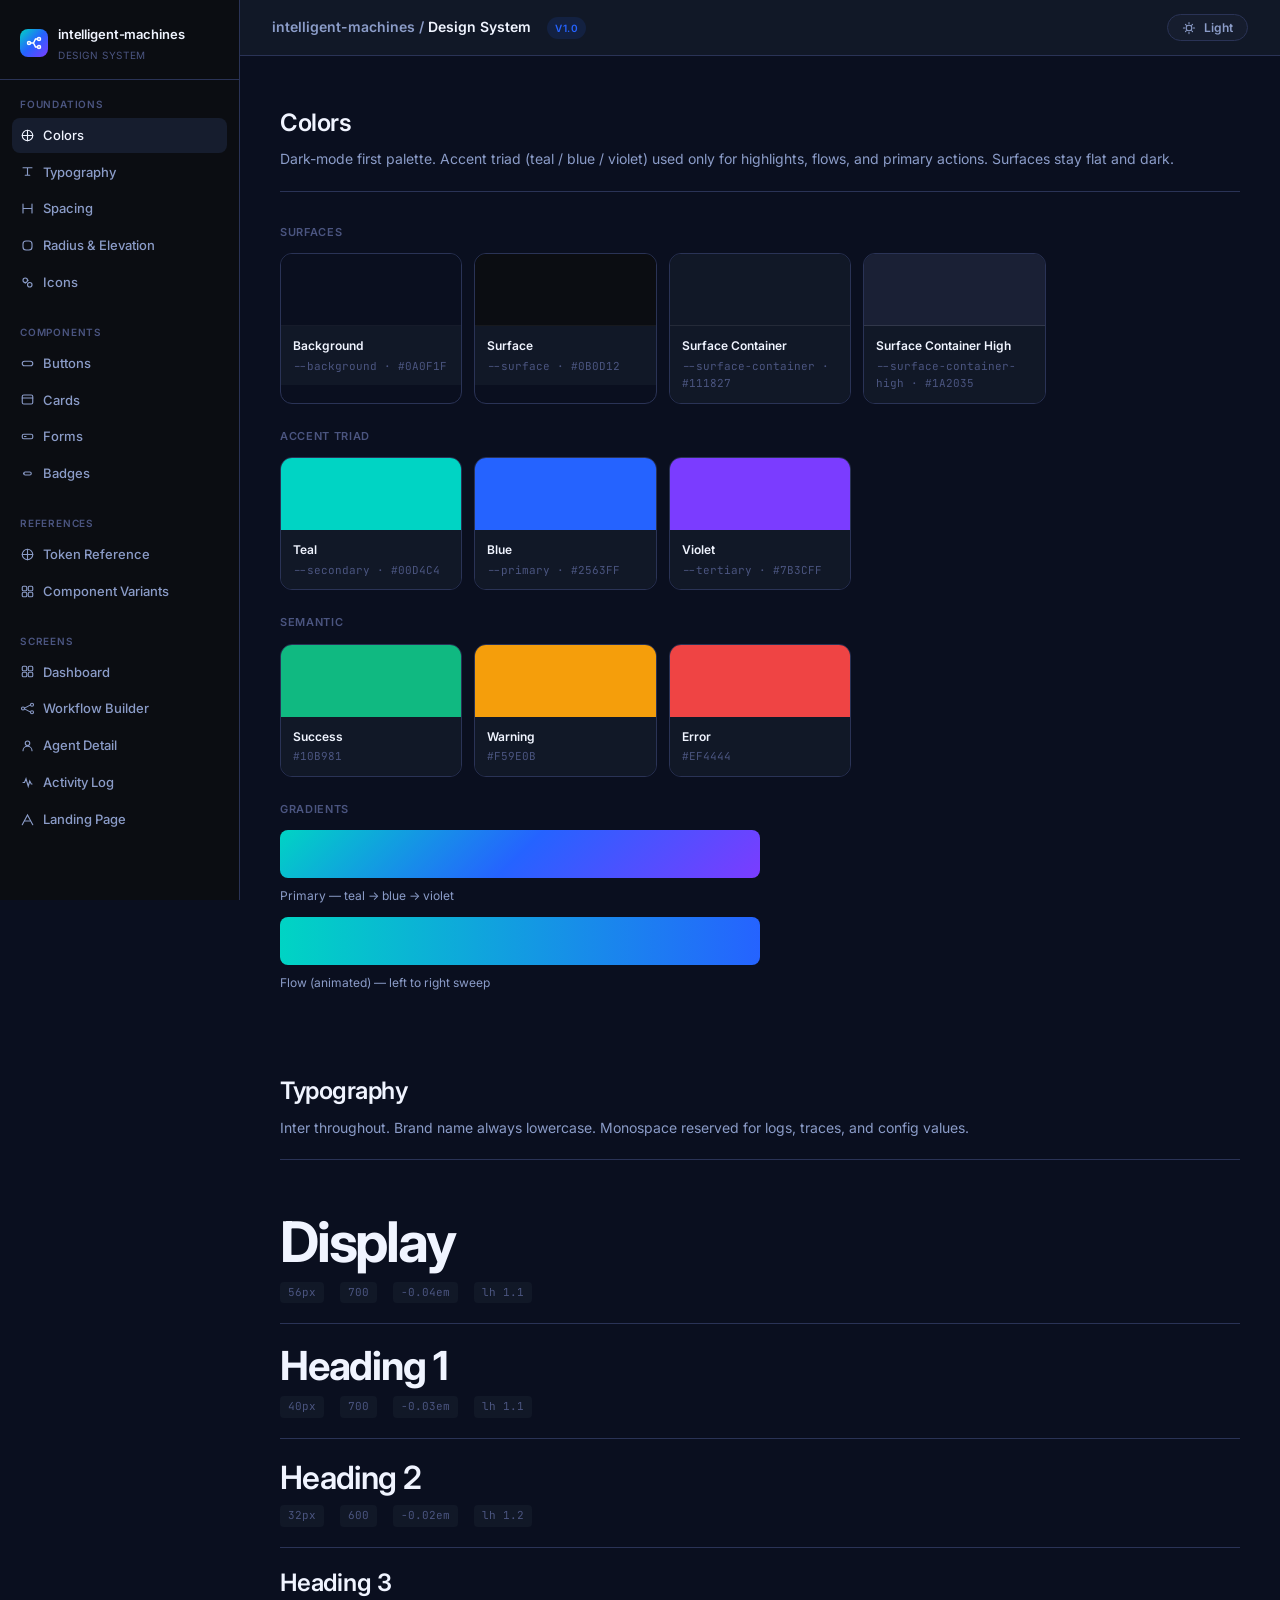
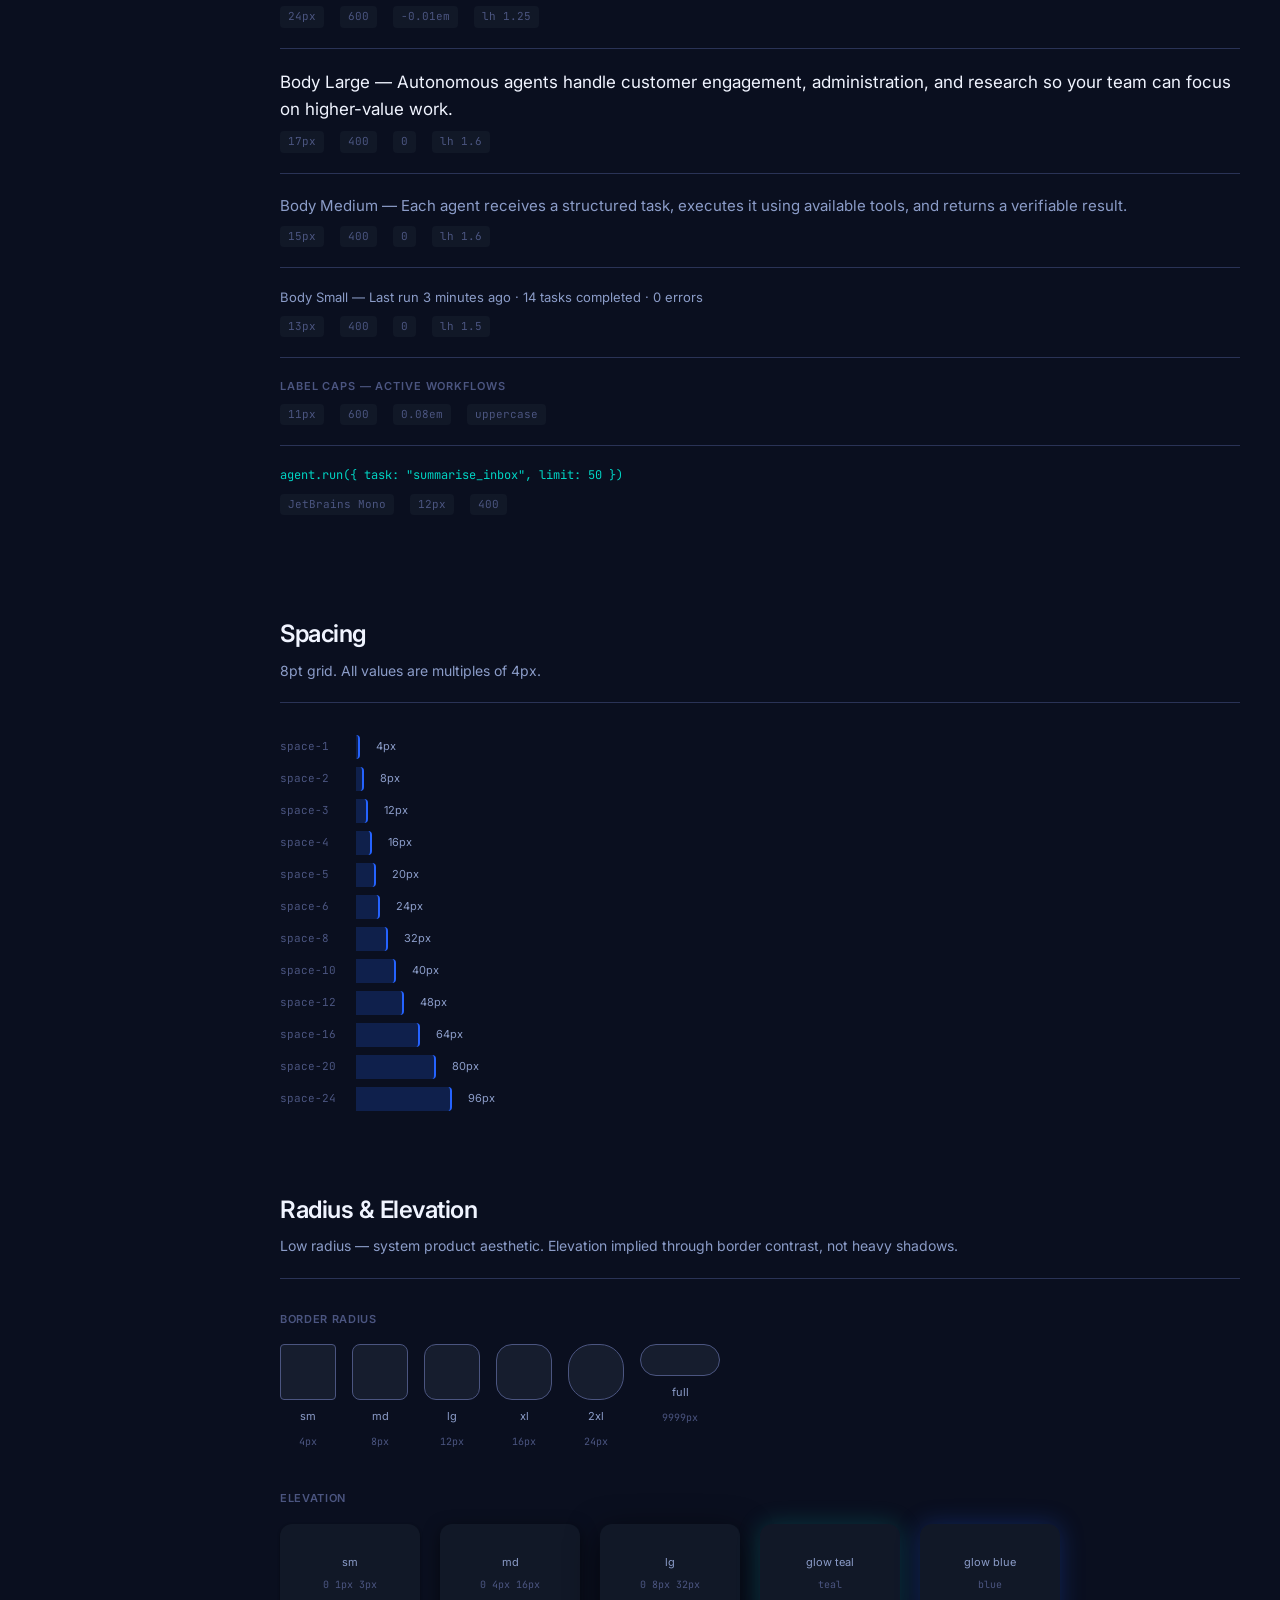
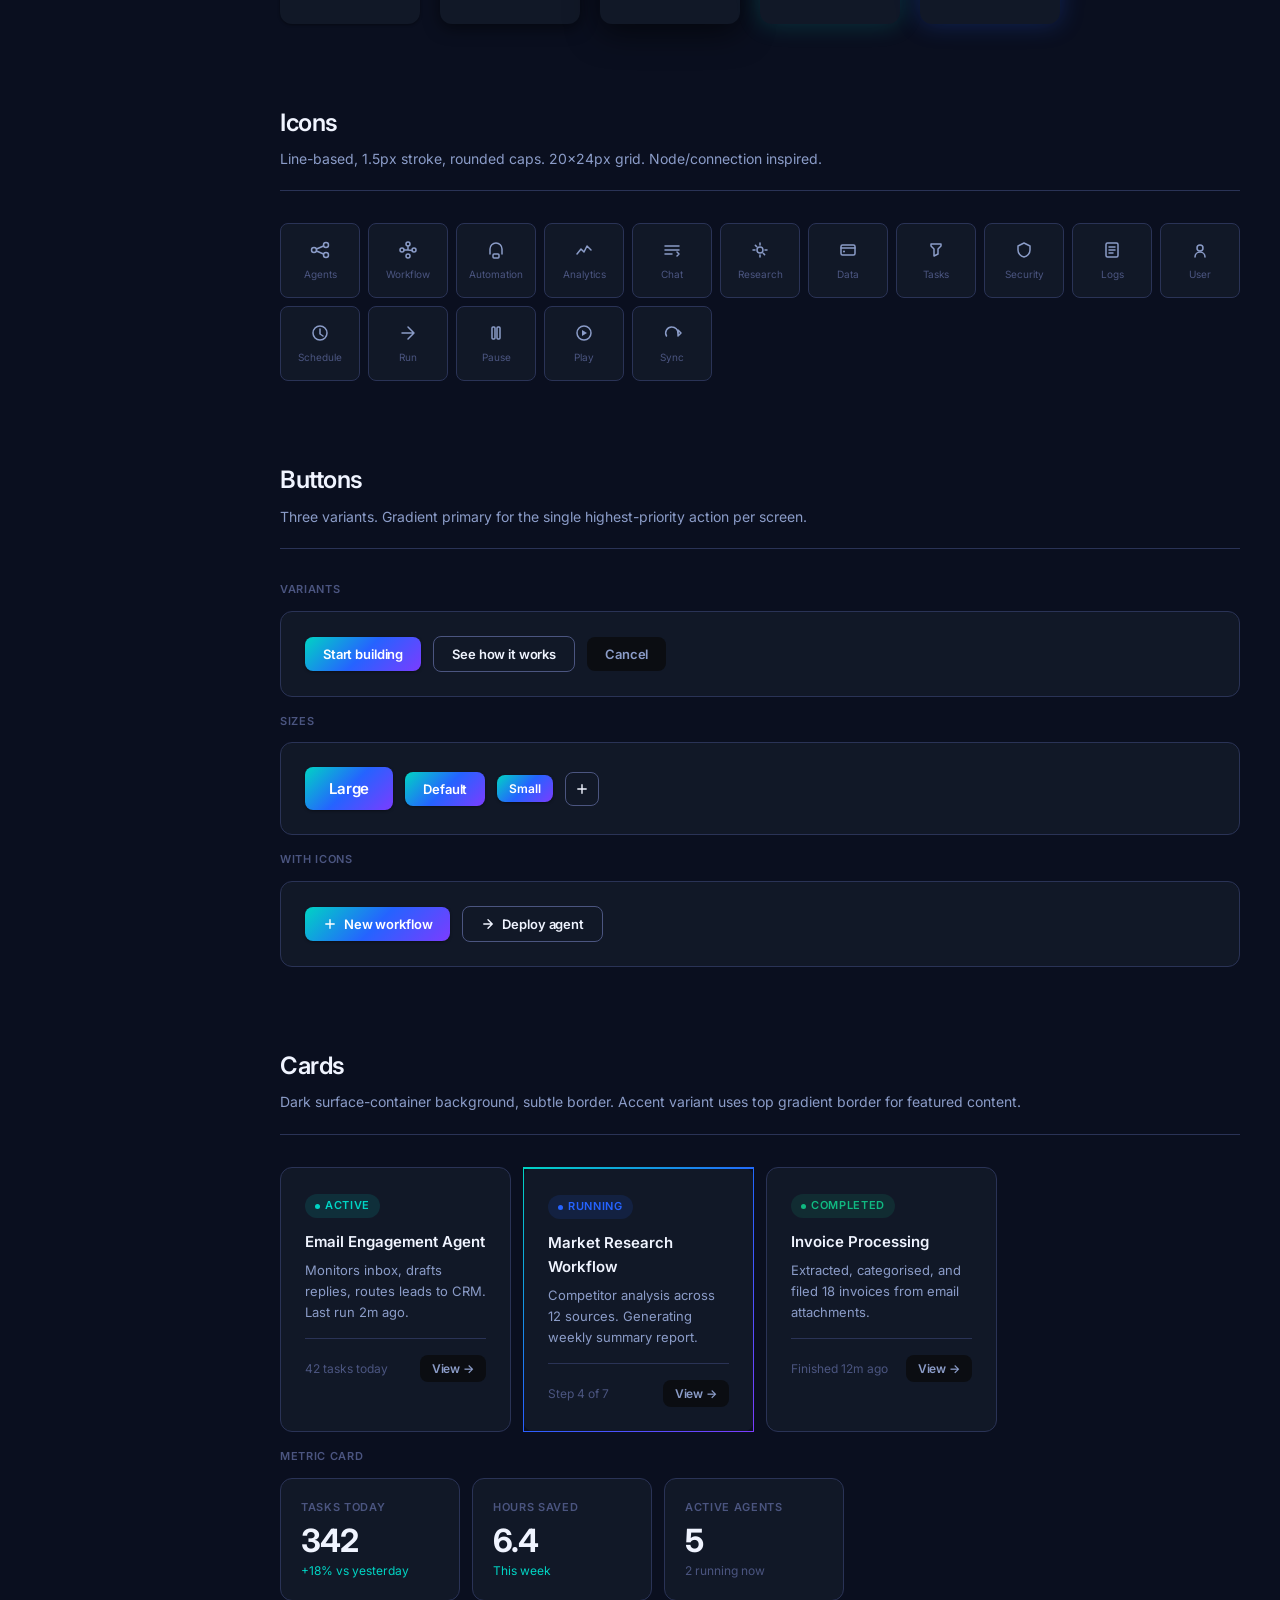
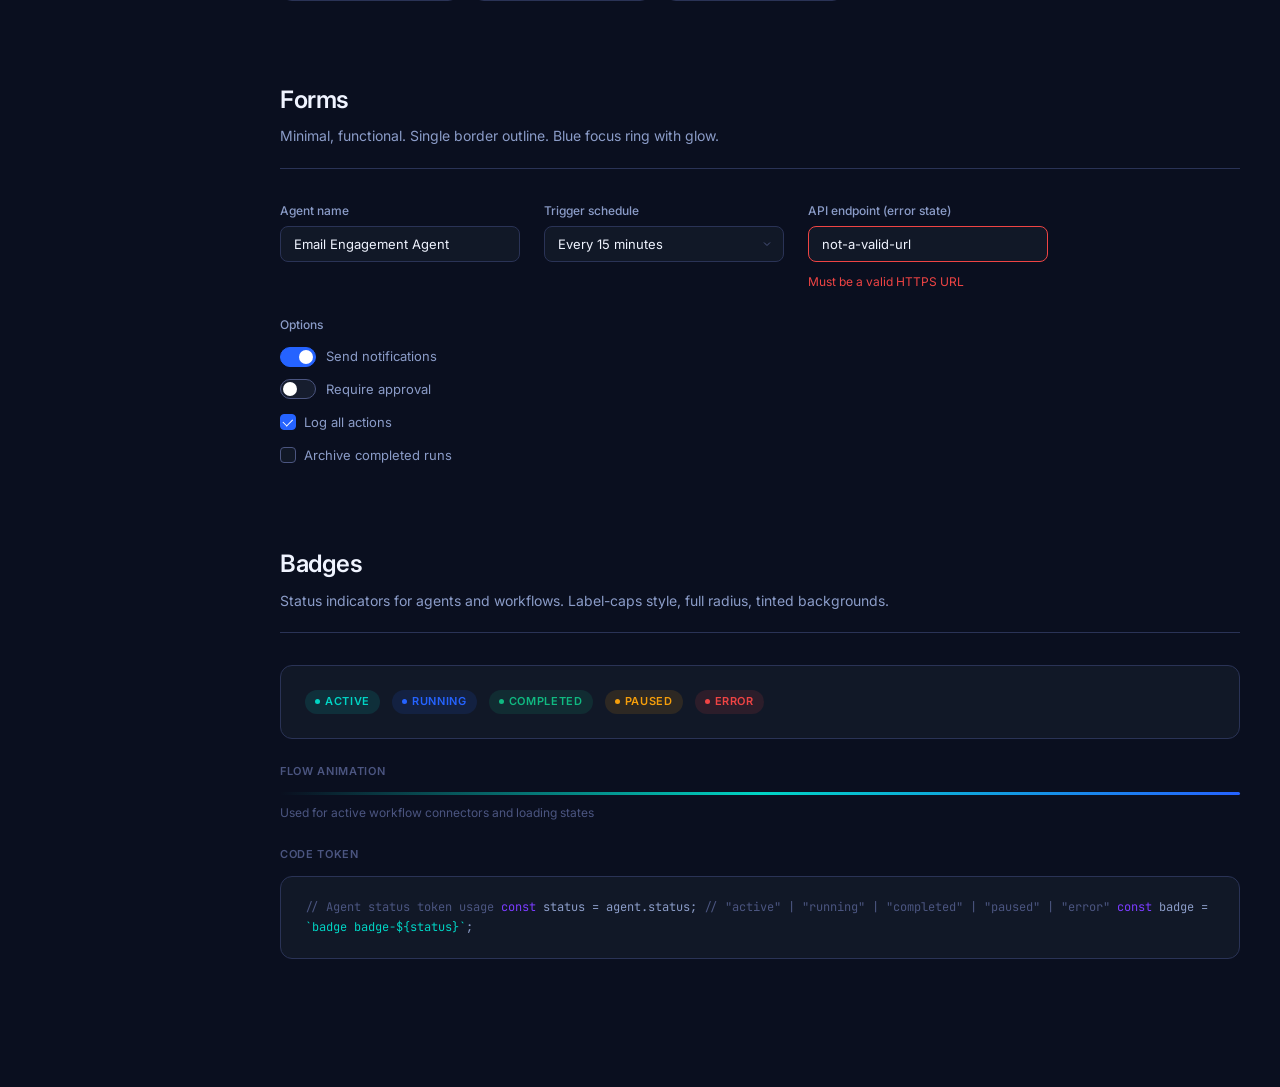
<file: design-system/index.html>
<!DOCTYPE html>
<html lang="en">
<head>
<meta charset="UTF-8">
<meta name="viewport" content="width=device-width, initial-scale=1.0">
<title>intelligent-machines — Design System</title>
<link rel="preconnect" href="https://fonts.googleapis.com">
<link href="https://fonts.googleapis.com/css2?family=Inter:wght@400;500;600;700&family=JetBrains+Mono:wght@400;500&display=swap" rel="stylesheet">
<link id="theme-css" rel="stylesheet" href="tokens.css">
<style>
*,*::before,*::after{box-sizing:border-box;margin:0;padding:0}
html{scroll-behavior:smooth}
body{font-family:'Inter',sans-serif;background:var(--background);color:var(--on-surface);font-size:15px;line-height:1.6;min-height:100vh;display:flex}

/* Layout */
.sidebar{width:240px;min-height:100vh;background:var(--surface);border-right:1px solid var(--outline-variant);position:fixed;top:0;left:0;bottom:0;overflow-y:auto;display:flex;flex-direction:column;z-index:10}
.sidebar-logo{padding:24px 20px 16px;border-bottom:1px solid var(--outline-variant)}
.logo-mark{display:flex;align-items:center;gap:10px}
.logo-icon{width:28px;height:28px;background:var(--gradient-primary);border-radius:var(--rounded);display:flex;align-items:center;justify-content:center;flex-shrink:0}
.logo-icon svg{width:16px;height:16px}
.logo-name{font-size:13px;font-weight:600;letter-spacing:-0.01em;color:var(--on-surface)}
.logo-sub{font-size:10px;color:var(--outline);letter-spacing:0.06em;text-transform:uppercase;margin-top:2px}
.sidebar-nav{padding:16px 12px;flex:1}
.nav-section{margin-bottom:24px}
.nav-section-label{font-size:10px;font-weight:600;letter-spacing:0.08em;text-transform:uppercase;color:var(--outline);padding:0 8px;margin-bottom:6px}
.nav-item{display:flex;align-items:center;gap:8px;padding:7px 8px;border-radius:var(--rounded);font-size:13px;font-weight:500;color:var(--on-surface-variant);cursor:pointer;transition:all 150ms var(--ease);text-decoration:none;margin-bottom:2px}
.nav-item:hover{color:var(--on-surface);background:var(--surface-container-high)}
.nav-item.active{color:var(--on-surface);background:var(--surface-container-high)}
.nav-item svg{width:15px;height:15px;flex-shrink:0}
.main{margin-left:240px;flex:1;min-height:100vh}
.topbar{height:56px;background:var(--surface-container);border-bottom:1px solid var(--outline-variant);display:flex;align-items:center;padding:0 32px;gap:16px;position:sticky;top:0;z-index:5}
.topbar-title{font-size:14px;font-weight:600;color:var(--on-surface-variant)}
.topbar-title span{color:var(--on-surface)}
.version-badge{font-size:10px;font-weight:600;letter-spacing:0.06em;text-transform:uppercase;background:rgba(37,99,255,0.12);color:var(--primary);padding:3px 8px;border-radius:var(--rounded-full)}
.theme-toggle{margin-left:auto;display:flex;align-items:center;gap:8px;background:var(--surface-container-high);border:1px solid var(--outline-variant);border-radius:var(--rounded-full);padding:5px 14px;cursor:pointer;font-size:12px;font-weight:600;color:var(--on-surface-variant);transition:all 150ms var(--ease);font-family:'Inter',sans-serif}
.theme-toggle:hover{border-color:var(--outline);color:var(--on-surface)}
.theme-toggle svg{width:14px;height:14px;flex-shrink:0}
.content{padding:48px 40px;max-width:1100px}
.section{margin-bottom:80px;scroll-margin-top:72px}
.section-header{margin-bottom:32px;padding-bottom:20px;border-bottom:1px solid var(--outline-variant)}
.section-title{font-size:24px;font-weight:600;letter-spacing:-0.02em;margin-bottom:6px}
.section-desc{font-size:14px;color:var(--on-surface-variant);line-height:1.6}

/* Color Swatches */
.color-grid{display:grid;grid-template-columns:repeat(auto-fill,minmax(160px,1fr));gap:12px}
.swatch{border-radius:var(--rounded-md);overflow:hidden;border:1px solid var(--outline-variant)}
.swatch-color{height:72px}
.swatch-info{background:var(--surface-container);padding:10px 12px}
.swatch-name{font-size:12px;font-weight:600;color:var(--on-surface);margin-bottom:2px}
.swatch-hex{font-size:11px;font-family:'JetBrains Mono',monospace;color:var(--outline)}
.gradient-strip{height:48px;border-radius:var(--rounded);background:var(--gradient-primary);margin-bottom:8px}
.gradient-label{font-size:12px;color:var(--on-surface-variant)}

/* Typography */
.type-sample{padding:20px 0;border-bottom:1px solid var(--outline-variant)}
.type-sample:last-child{border-bottom:none}
.type-meta{display:flex;gap:16px;margin-top:8px}
.type-meta span{font-size:11px;font-family:'JetBrains Mono',monospace;color:var(--outline);background:var(--surface-container);padding:2px 8px;border-radius:var(--rounded-sm)}

/* Spacing */
.spacing-grid{display:flex;flex-direction:column;gap:8px}
.spacing-row{display:flex;align-items:center;gap:16px}
.spacing-label{font-size:11px;font-family:'JetBrains Mono',monospace;color:var(--outline);width:60px;flex-shrink:0}
.spacing-bar{height:24px;background:rgba(37,99,255,0.2);border-right:2px solid var(--primary);border-radius:0 var(--rounded-sm) var(--rounded-sm) 0}
.spacing-val{font-size:11px;color:var(--on-surface-variant)}

/* Radius */
.radius-grid{display:flex;gap:16px;flex-wrap:wrap}
.radius-item{display:flex;flex-direction:column;align-items:center;gap:8px}
.radius-box{width:56px;height:56px;background:var(--surface-container-high);border:1px solid var(--outline)}
.radius-name{font-size:11px;color:var(--on-surface-variant)}
.radius-val{font-size:10px;font-family:'JetBrains Mono',monospace;color:var(--outline)}

/* Components */
.component-row{display:flex;flex-wrap:wrap;gap:12px;align-items:center;padding:24px;background:var(--surface-container);border-radius:var(--rounded-md);border:1px solid var(--outline-variant);margin-bottom:16px}
.component-label{font-size:11px;font-weight:600;letter-spacing:0.06em;text-transform:uppercase;color:var(--outline);margin-bottom:12px}

/* Buttons */
.btn{display:inline-flex;align-items:center;gap:7px;padding:9px 18px;border-radius:var(--rounded);font-size:13px;font-weight:600;cursor:pointer;transition:all 200ms var(--ease);border:none;font-family:'Inter',sans-serif;letter-spacing:-0.01em}
.btn-primary{background:var(--gradient-primary);color:#fff;box-shadow:0 1px 3px rgba(0,0,0,0.4)}
.btn-primary:hover{opacity:0.9;box-shadow:0 4px 16px rgba(37,99,255,0.35),0 0 0 1px rgba(37,99,255,0.2)}
.btn-primary:active{transform:scale(0.98)}
.btn-secondary{background:var(--surface-container);color:var(--on-surface);border:1px solid var(--outline)}
.btn-secondary:hover{border-color:rgba(255,255,255,0.3);background:rgba(255,255,255,0.04)}
.btn-ghost{background:var(--surface);color:var(--on-surface-variant);border:none}
.btn-ghost:hover{color:var(--on-surface);background:var(--surface-container-high)}
.btn-sm{padding:6px 12px;font-size:12px}
.btn-lg{padding:12px 24px;font-size:15px}
.btn-icon{padding:8px;width:34px;height:34px;justify-content:center}

/* Cards */
.card{background:var(--surface-container);border:1px solid var(--outline-variant);border-radius:var(--rounded-md);padding:24px}
.card-accent{border-top:2px solid transparent;border-image:var(--gradient-primary) 1;border-image-slice:1}
.card-title{font-size:15px;font-weight:600;margin-bottom:6px}
.card-body{font-size:13px;color:var(--on-surface-variant);line-height:1.6}
.card-grid{display:grid;grid-template-columns:repeat(auto-fill,minmax(220px,1fr));gap:12px}

/* Inputs */
.input-group{display:flex;flex-direction:column;gap:6px;width:240px}
.input-label{font-size:12px;font-weight:500;color:var(--on-surface-variant)}
.input{background:var(--surface-container);border:1px solid var(--outline-variant);border-radius:var(--rounded);padding:9px 13px;font-size:13px;color:var(--on-surface);font-family:'Inter',sans-serif;outline:none;transition:all 150ms var(--ease);width:100%}
.input::placeholder{color:var(--outline)}
.input:focus{border-color:var(--primary);box-shadow:0 0 0 3px rgba(37,99,255,0.15)}
.input-error{border-color:var(--error)}
.input-error:focus{box-shadow:0 0 0 3px rgba(239,68,68,0.15)}

/* Badges */
.badge{display:inline-flex;align-items:center;gap:5px;font-size:11px;font-weight:600;letter-spacing:0.06em;text-transform:uppercase;padding:3px 10px;border-radius:var(--rounded-full)}
.badge-dot{width:5px;height:5px;border-radius:50%;flex-shrink:0}
.badge-active{background:rgba(0,212,196,0.12);color:var(--secondary)}
.badge-active .badge-dot{background:var(--secondary)}
.badge-running{background:rgba(37,99,255,0.12);color:var(--primary)}
.badge-running .badge-dot{background:var(--primary);animation:pulse 1.5s ease infinite}
.badge-completed{background:rgba(16,185,129,0.12);color:var(--success)}
.badge-completed .badge-dot{background:var(--success)}
.badge-paused{background:rgba(245,158,11,0.12);color:var(--warning)}
.badge-paused .badge-dot{background:var(--warning)}
.badge-error{background:rgba(239,68,68,0.12);color:var(--error)}
.badge-error .badge-dot{background:var(--error)}

/* Icons showcase */
.icon-grid{display:grid;grid-template-columns:repeat(auto-fill,minmax(80px,1fr));gap:8px}
.icon-item{display:flex;flex-direction:column;align-items:center;gap:8px;padding:16px 8px;background:var(--surface-container);border:1px solid var(--outline-variant);border-radius:var(--rounded);cursor:pointer;transition:all 150ms var(--ease)}
.icon-item:hover{border-color:var(--outline);background:var(--surface-container-high)}
.icon-item svg{width:20px;height:20px;color:var(--on-surface-variant)}
.icon-item:hover svg{color:var(--secondary)}
.icon-item span{font-size:10px;color:var(--outline);text-align:center;line-height:1.3}

/* Elevation */
.elevation-grid{display:flex;gap:20px;flex-wrap:wrap}
.elevation-card{width:140px;height:100px;background:var(--surface-container);border-radius:var(--rounded-md);display:flex;flex-direction:column;align-items:center;justify-content:center;gap:6px}
.elevation-label{font-size:11px;color:var(--on-surface-variant)}
.elevation-val{font-size:10px;font-family:'JetBrains Mono',monospace;color:var(--outline)}

@keyframes pulse{0%,100%{opacity:1;box-shadow:0 0 0 0 rgba(37,99,255,0.4)}50%{opacity:0.7;box-shadow:0 0 0 4px rgba(37,99,255,0)}}
@keyframes flow{0%{background-position:0% 50%}100%{background-position:200% 50%}}

/* Flow line animation demo */
.flow-demo{height:3px;border-radius:var(--rounded-full);background:linear-gradient(90deg,transparent,#00D4C4,#2563FF,#7B3CFF,transparent);background-size:200% 100%;animation:flow 2s linear infinite;margin:8px 0}

/* Toggle */
.toggle{width:36px;height:20px;background:var(--surface-container-high);border-radius:var(--rounded-full);cursor:pointer;position:relative;transition:background 200ms var(--ease);border:1px solid var(--outline);flex-shrink:0}
.toggle.on{background:var(--primary);border-color:var(--primary)}
.toggle::after{content:'';position:absolute;top:2px;left:2px;width:14px;height:14px;background:#fff;border-radius:50%;transition:transform 200ms var(--ease)}
.toggle.on::after{transform:translateX(16px)}

/* Select */
.select{background:var(--surface-container);border:1px solid var(--outline-variant);border-radius:var(--rounded);padding:9px 32px 9px 13px;font-size:13px;color:var(--on-surface);font-family:'Inter',sans-serif;outline:none;cursor:pointer;appearance:none;background-image:url("data:image/svg+xml,%3Csvg xmlns='http://www.w3.org/2000/svg' width='12' height='12' viewBox='0 0 24 24' fill='none' stroke='%234B5580' stroke-width='2'%3E%3Cpath d='M6 9l6 6 6-6'/%3E%3C/svg%3E");background-repeat:no-repeat;background-position:right 10px center;transition:border-color 150ms var(--ease)}
.select:focus{border-color:var(--primary);box-shadow:0 0 0 3px rgba(37,99,255,0.15)}

/* Checkbox */
.checkbox-wrap{display:flex;align-items:center;gap:8px;cursor:pointer}
.checkbox{width:16px;height:16px;background:var(--surface-container);border:1px solid var(--outline);border-radius:var(--rounded-sm);flex-shrink:0;display:flex;align-items:center;justify-content:center;transition:all 150ms var(--ease)}
.checkbox.checked{background:var(--primary);border-color:var(--primary)}
.checkbox.checked::after{content:'';width:9px;height:6px;border-left:1.5px solid #fff;border-bottom:1.5px solid #fff;transform:rotate(-45deg) translateY(-1px)}
.checkbox-label{font-size:13px;color:var(--on-surface-variant)}

/* Code block */
.code-block{background:var(--surface-container);border:1px solid var(--outline-variant);border-radius:var(--rounded-md);padding:20px 24px;font-family:'JetBrains Mono',monospace;font-size:12px;line-height:1.7;color:var(--on-surface-variant);overflow-x:auto}
.code-block .kw{color:var(--tertiary)}
.code-block .str{color:var(--secondary)}
.code-block .num{color:var(--primary)}
.code-block .cm{color:var(--outline)}
</style>
</head>
<body>

<aside class="sidebar">
  <div class="sidebar-logo">
    <div class="logo-mark">
      <div class="logo-icon">
        <svg viewBox="0 0 16 16" fill="none" stroke="white" stroke-width="1.5" stroke-linecap="round">
          <circle cx="3" cy="8" r="1.5"/>
          <circle cx="13" cy="4" r="1.5"/>
          <circle cx="13" cy="12" r="1.5"/>
          <path d="M4.5 8h3l2-4h1.5M7.5 8l2 4h1.5"/>
        </svg>
      </div>
      <div>
        <div class="logo-name">intelligent-machines</div>
        <div class="logo-sub">Design System</div>
      </div>
    </div>
  </div>
  <nav class="sidebar-nav">
    <div class="nav-section">
      <div class="nav-section-label">Foundations</div>
      <a class="nav-item active" href="#colors">
        <svg viewBox="0 0 20 20" fill="none" stroke="currentColor" stroke-width="1.5" stroke-linecap="round"><circle cx="10" cy="10" r="7"/><path d="M10 3v14M3 10h14"/></svg>
        Colors
      </a>
      <a class="nav-item" href="#typography">
        <svg viewBox="0 0 20 20" fill="none" stroke="currentColor" stroke-width="1.5" stroke-linecap="round"><path d="M4 5h12M10 5v10M7 15h6"/></svg>
        Typography
      </a>
      <a class="nav-item" href="#spacing">
        <svg viewBox="0 0 20 20" fill="none" stroke="currentColor" stroke-width="1.5" stroke-linecap="round"><path d="M4 4v12M16 4v12M4 10h12"/></svg>
        Spacing
      </a>
      <a class="nav-item" href="#radius">
        <svg viewBox="0 0 20 20" fill="none" stroke="currentColor" stroke-width="1.5" stroke-linecap="round"><rect x="4" y="4" width="12" height="12" rx="4"/></svg>
        Radius &amp; Elevation
      </a>
      <a class="nav-item" href="#icons">
        <svg viewBox="0 0 20 20" fill="none" stroke="currentColor" stroke-width="1.5" stroke-linecap="round"><circle cx="7" cy="7" r="3"/><circle cx="13" cy="13" r="3"/><path d="M7 10v1M10 7h1"/></svg>
        Icons
      </a>
    </div>
    <div class="nav-section">
      <div class="nav-section-label">Components</div>
      <a class="nav-item" href="#buttons">
        <svg viewBox="0 0 20 20" fill="none" stroke="currentColor" stroke-width="1.5" stroke-linecap="round"><rect x="3" y="7" width="14" height="6" rx="3"/></svg>
        Buttons
      </a>
      <a class="nav-item" href="#cards">
        <svg viewBox="0 0 20 20" fill="none" stroke="currentColor" stroke-width="1.5" stroke-linecap="round"><rect x="3" y="4" width="14" height="12" rx="2"/><path d="M3 8h14"/></svg>
        Cards
      </a>
      <a class="nav-item" href="#forms">
        <svg viewBox="0 0 20 20" fill="none" stroke="currentColor" stroke-width="1.5" stroke-linecap="round"><rect x="3" y="7" width="14" height="6" rx="2"/><path d="M6 10h2"/></svg>
        Forms
      </a>
      <a class="nav-item" href="#badges">
        <svg viewBox="0 0 20 20" fill="none" stroke="currentColor" stroke-width="1.5" stroke-linecap="round"><rect x="5" y="8" width="10" height="4" rx="2"/><circle cx="5" cy="10" r="1" fill="currentColor" stroke="none"/></svg>
        Badges
      </a>
    </div>
    <div class="nav-section">
      <div class="nav-section-label">References</div>
      <a class="nav-item" href="tokens-reference.html">
        <svg viewBox="0 0 20 20" fill="none" stroke="currentColor" stroke-width="1.5" stroke-linecap="round"><circle cx="10" cy="10" r="7"/><path d="M10 3v14M3 10h14"/></svg>
        Token Reference
      </a>
      <a class="nav-item" href="component-variants.html">
        <svg viewBox="0 0 20 20" fill="none" stroke="currentColor" stroke-width="1.5" stroke-linecap="round"><rect x="3" y="3" width="6" height="6" rx="1.5"/><rect x="11" y="3" width="6" height="6" rx="1.5"/><rect x="3" y="11" width="6" height="6" rx="1.5"/><rect x="11" y="11" width="6" height="6" rx="1.5"/></svg>
        Component Variants
      </a>
    </div>
    <div class="nav-section">
      <div class="nav-section-label">Screens</div>
      <a class="nav-item" href="screens/dashboard.html">
        <svg viewBox="0 0 20 20" fill="none" stroke="currentColor" stroke-width="1.5" stroke-linecap="round"><rect x="3" y="3" width="6" height="6" rx="1.5"/><rect x="11" y="3" width="6" height="6" rx="1.5"/><rect x="3" y="11" width="6" height="6" rx="1.5"/><rect x="11" y="11" width="6" height="6" rx="1.5"/></svg>
        Dashboard
      </a>
      <a class="nav-item" href="screens/workflow-builder.html">
        <svg viewBox="0 0 20 20" fill="none" stroke="currentColor" stroke-width="1.5" stroke-linecap="round"><circle cx="4" cy="10" r="2"/><circle cx="16" cy="5" r="2"/><circle cx="16" cy="15" r="2"/><path d="M6 9.5l7.5-4M6 10.5l7.5 4"/></svg>
        Workflow Builder
      </a>
      <a class="nav-item" href="screens/agent-detail.html">
        <svg viewBox="0 0 20 20" fill="none" stroke="currentColor" stroke-width="1.5" stroke-linecap="round"><circle cx="10" cy="7" r="3"/><path d="M4 17c0-3.3 2.7-6 6-6s6 2.7 6 6"/></svg>
        Agent Detail
      </a>
      <a class="nav-item" href="screens/activity.html">
        <svg viewBox="0 0 20 20" fill="none" stroke="currentColor" stroke-width="1.5" stroke-linecap="round"><path d="M4 10h2l2-5 3 10 2-7 2 4h1"/></svg>
        Activity Log
      </a>
      <a class="nav-item" href="screens/landing.html">
        <svg viewBox="0 0 20 20" fill="none" stroke="currentColor" stroke-width="1.5" stroke-linecap="round"><path d="M3 17L10 4l7 13"/><path d="M6.5 12h7"/></svg>
        Landing Page
      </a>
    </div>
  </nav>
</aside>

<main class="main">
  <div class="topbar">
    <span class="topbar-title">intelligent-machines / <span>Design System</span></span>
    <span class="version-badge">v1.0</span>
    <button class="theme-toggle" id="theme-btn" onclick="toggleTheme()" aria-label="Toggle light/dark theme">
      <svg id="theme-icon" viewBox="0 0 20 20" fill="none" stroke="currentColor" stroke-width="1.5" stroke-linecap="round"><circle cx="10" cy="10" r="4"/><path d="M10 2v2M10 16v2M2 10h2M16 10h2M4.9 4.9l1.4 1.4M13.7 13.7l1.4 1.4M4.9 15.1l1.4-1.4M13.7 6.3l1.4-1.4"/></svg>
      <span id="theme-label">Light</span>
    </button>
  </div>

  <div class="content">

    <!-- COLORS -->
    <section class="section" id="colors">
      <div class="section-header">
        <h2 class="section-title">Colors</h2>
        <p class="section-desc">Dark-mode first palette. Accent triad (teal / blue / violet) used only for highlights, flows, and primary actions. Surfaces stay flat and dark.</p>
      </div>

      <p class="component-label">Surfaces</p>
      <div class="color-grid" style="margin-bottom:24px">
        <div class="swatch"><div class="swatch-color" style="background:#0A0F1F;border-bottom:1px solid rgba(255,255,255,0.05)"></div><div class="swatch-info"><div class="swatch-name">Background</div><div class="swatch-hex">--background · #0A0F1F</div></div></div>
        <div class="swatch"><div class="swatch-color" style="background:#0B0D12;border-bottom:1px solid rgba(255,255,255,0.05)"></div><div class="swatch-info"><div class="swatch-name">Surface</div><div class="swatch-hex">--surface · #0B0D12</div></div></div>
        <div class="swatch"><div class="swatch-color" style="background:#111827;border-bottom:1px solid rgba(255,255,255,0.08)"></div><div class="swatch-info"><div class="swatch-name">Surface Container</div><div class="swatch-hex">--surface-container · #111827</div></div></div>
        <div class="swatch"><div class="swatch-color" style="background:#1A2035;border-bottom:1px solid rgba(255,255,255,0.1)"></div><div class="swatch-info"><div class="swatch-name">Surface Container High</div><div class="swatch-hex">--surface-container-high · #1A2035</div></div></div>
      </div>

      <p class="component-label">Accent Triad</p>
      <div class="color-grid" style="margin-bottom:24px">
        <div class="swatch"><div class="swatch-color" style="background:#00D4C4"></div><div class="swatch-info"><div class="swatch-name">Teal</div><div class="swatch-hex">--secondary · #00D4C4</div></div></div>
        <div class="swatch"><div class="swatch-color" style="background:#2563FF"></div><div class="swatch-info"><div class="swatch-name">Blue</div><div class="swatch-hex">--primary · #2563FF</div></div></div>
        <div class="swatch"><div class="swatch-color" style="background:#7B3CFF"></div><div class="swatch-info"><div class="swatch-name">Violet</div><div class="swatch-hex">--tertiary · #7B3CFF</div></div></div>
      </div>

      <p class="component-label">Semantic</p>
      <div class="color-grid" style="margin-bottom:24px">
        <div class="swatch"><div class="swatch-color" style="background:#10B981"></div><div class="swatch-info"><div class="swatch-name">Success</div><div class="swatch-hex">#10B981</div></div></div>
        <div class="swatch"><div class="swatch-color" style="background:#F59E0B"></div><div class="swatch-info"><div class="swatch-name">Warning</div><div class="swatch-hex">#F59E0B</div></div></div>
        <div class="swatch"><div class="swatch-color" style="background:#EF4444"></div><div class="swatch-info"><div class="swatch-name">Error</div><div class="swatch-hex">#EF4444</div></div></div>
      </div>

      <p class="component-label">Gradients</p>
      <div style="display:flex;flex-direction:column;gap:12px;max-width:480px">
        <div><div class="gradient-strip"></div><div class="gradient-label">Primary — teal → blue → violet</div></div>
        <div><div class="gradient-strip" style="background:var(--gradient-flow);background-size:200% 100%;animation:flow 2s linear infinite"></div><div class="gradient-label">Flow (animated) — left to right sweep</div></div>
      </div>
    </section>

    <!-- TYPOGRAPHY -->
    <section class="section" id="typography">
      <div class="section-header">
        <h2 class="section-title">Typography</h2>
        <p class="section-desc">Inter throughout. Brand name always lowercase. Monospace reserved for logs, traces, and config values.</p>
      </div>

      <div class="type-sample">
        <div style="font-size:56px;font-weight:700;letter-spacing:-0.04em;line-height:1.1">Display</div>
        <div class="type-meta"><span>56px</span><span>700</span><span>-0.04em</span><span>lh 1.1</span></div>
      </div>
      <div class="type-sample">
        <div style="font-size:40px;font-weight:700;letter-spacing:-0.03em;line-height:1.1">Heading 1</div>
        <div class="type-meta"><span>40px</span><span>700</span><span>-0.03em</span><span>lh 1.1</span></div>
      </div>
      <div class="type-sample">
        <div style="font-size:32px;font-weight:600;letter-spacing:-0.02em;line-height:1.2">Heading 2</div>
        <div class="type-meta"><span>32px</span><span>600</span><span>-0.02em</span><span>lh 1.2</span></div>
      </div>
      <div class="type-sample">
        <div style="font-size:24px;font-weight:600;letter-spacing:-0.01em;line-height:1.25">Heading 3</div>
        <div class="type-meta"><span>24px</span><span>600</span><span>-0.01em</span><span>lh 1.25</span></div>
      </div>
      <div class="type-sample">
        <div style="font-size:17px;line-height:1.6">Body Large — Autonomous agents handle customer engagement, administration, and research so your team can focus on higher-value work.</div>
        <div class="type-meta"><span>17px</span><span>400</span><span>0</span><span>lh 1.6</span></div>
      </div>
      <div class="type-sample">
        <div style="font-size:15px;line-height:1.6;color:var(--on-surface-variant)">Body Medium — Each agent receives a structured task, executes it using available tools, and returns a verifiable result.</div>
        <div class="type-meta"><span>15px</span><span>400</span><span>0</span><span>lh 1.6</span></div>
      </div>
      <div class="type-sample">
        <div style="font-size:13px;line-height:1.5;color:var(--on-surface-variant)">Body Small — Last run 3 minutes ago · 14 tasks completed · 0 errors</div>
        <div class="type-meta"><span>13px</span><span>400</span><span>0</span><span>lh 1.5</span></div>
      </div>
      <div class="type-sample">
        <div style="font-size:11px;font-weight:600;letter-spacing:0.08em;text-transform:uppercase;color:var(--outline)">Label Caps — Active Workflows</div>
        <div class="type-meta"><span>11px</span><span>600</span><span>0.08em</span><span>uppercase</span></div>
      </div>
      <div class="type-sample">
        <div style="font-family:'JetBrains Mono',monospace;font-size:12px;color:var(--secondary)">agent.run({ task: "summarise_inbox", limit: 50 })</div>
        <div class="type-meta"><span>JetBrains Mono</span><span>12px</span><span>400</span></div>
      </div>
    </section>

    <!-- SPACING -->
    <section class="section" id="spacing">
      <div class="section-header">
        <h2 class="section-title">Spacing</h2>
        <p class="section-desc">8pt grid. All values are multiples of 4px.</p>
      </div>
      <div class="spacing-grid">
        <div class="spacing-row"><span class="spacing-label">space-1</span><div class="spacing-bar" style="width:4px"></div><span class="spacing-val">4px</span></div>
        <div class="spacing-row"><span class="spacing-label">space-2</span><div class="spacing-bar" style="width:8px"></div><span class="spacing-val">8px</span></div>
        <div class="spacing-row"><span class="spacing-label">space-3</span><div class="spacing-bar" style="width:12px"></div><span class="spacing-val">12px</span></div>
        <div class="spacing-row"><span class="spacing-label">space-4</span><div class="spacing-bar" style="width:16px"></div><span class="spacing-val">16px</span></div>
        <div class="spacing-row"><span class="spacing-label">space-5</span><div class="spacing-bar" style="width:20px"></div><span class="spacing-val">20px</span></div>
        <div class="spacing-row"><span class="spacing-label">space-6</span><div class="spacing-bar" style="width:24px"></div><span class="spacing-val">24px</span></div>
        <div class="spacing-row"><span class="spacing-label">space-8</span><div class="spacing-bar" style="width:32px"></div><span class="spacing-val">32px</span></div>
        <div class="spacing-row"><span class="spacing-label">space-10</span><div class="spacing-bar" style="width:40px"></div><span class="spacing-val">40px</span></div>
        <div class="spacing-row"><span class="spacing-label">space-12</span><div class="spacing-bar" style="width:48px"></div><span class="spacing-val">48px</span></div>
        <div class="spacing-row"><span class="spacing-label">space-16</span><div class="spacing-bar" style="width:64px"></div><span class="spacing-val">64px</span></div>
        <div class="spacing-row"><span class="spacing-label">space-20</span><div class="spacing-bar" style="width:80px"></div><span class="spacing-val">80px</span></div>
        <div class="spacing-row"><span class="spacing-label">space-24</span><div class="spacing-bar" style="width:96px"></div><span class="spacing-val">96px</span></div>
      </div>
    </section>

    <!-- RADIUS & ELEVATION -->
    <section class="section" id="radius">
      <div class="section-header">
        <h2 class="section-title">Radius &amp; Elevation</h2>
        <p class="section-desc">Low radius — system product aesthetic. Elevation implied through border contrast, not heavy shadows.</p>
      </div>
      <p class="component-label" style="margin-bottom:16px">Border Radius</p>
      <div class="radius-grid" style="margin-bottom:40px">
        <div class="radius-item"><div class="radius-box" style="border-radius:4px"></div><div class="radius-name">sm</div><div class="radius-val">4px</div></div>
        <div class="radius-item"><div class="radius-box" style="border-radius:8px"></div><div class="radius-name">md</div><div class="radius-val">8px</div></div>
        <div class="radius-item"><div class="radius-box" style="border-radius:12px"></div><div class="radius-name">lg</div><div class="radius-val">12px</div></div>
        <div class="radius-item"><div class="radius-box" style="border-radius:16px"></div><div class="radius-name">xl</div><div class="radius-val">16px</div></div>
        <div class="radius-item"><div class="radius-box" style="border-radius:24px"></div><div class="radius-name">2xl</div><div class="radius-val">24px</div></div>
        <div class="radius-item"><div class="radius-box" style="border-radius:9999px;width:80px;height:32px;margin:0 auto"></div><div class="radius-name">full</div><div class="radius-val">9999px</div></div>
      </div>
      <p class="component-label" style="margin-bottom:16px">Elevation</p>
      <div class="elevation-grid">
        <div class="elevation-card" style="box-shadow:0 1px 3px rgba(0,0,0,0.4)"><span class="elevation-label">sm</span><span class="elevation-val">0 1px 3px</span></div>
        <div class="elevation-card" style="box-shadow:0 4px 16px rgba(0,0,0,0.5)"><span class="elevation-label">md</span><span class="elevation-val">0 4px 16px</span></div>
        <div class="elevation-card" style="box-shadow:0 8px 32px rgba(0,0,0,0.6)"><span class="elevation-label">lg</span><span class="elevation-val">0 8px 32px</span></div>
        <div class="elevation-card" style="box-shadow:0 0 24px rgba(0,212,196,0.2);border-color:rgba(0,212,196,0.15)"><span class="elevation-label">glow teal</span><span class="elevation-val">teal</span></div>
        <div class="elevation-card" style="box-shadow:0 0 24px rgba(37,99,255,0.25);border-color:rgba(37,99,255,0.15)"><span class="elevation-label">glow blue</span><span class="elevation-val">blue</span></div>
      </div>
    </section>

    <!-- ICONS -->
    <section class="section" id="icons">
      <div class="section-header">
        <h2 class="section-title">Icons</h2>
        <p class="section-desc">Line-based, 1.5px stroke, rounded caps. 20×24px grid. Node/connection inspired.</p>
      </div>
      <div class="icon-grid">
        <div class="icon-item"><svg viewBox="0 0 20 20" fill="none" stroke="currentColor" stroke-width="1.5" stroke-linecap="round" stroke-linejoin="round"><circle cx="4" cy="10" r="2.5"/><circle cx="16" cy="5" r="2.5"/><circle cx="16" cy="15" r="2.5"/><path d="M6.5 9L13.5 6M6.5 11L13.5 14"/></svg><span>Agents</span></div>
        <div class="icon-item"><svg viewBox="0 0 20 20" fill="none" stroke="currentColor" stroke-width="1.5" stroke-linecap="round" stroke-linejoin="round"><circle cx="4" cy="10" r="2"/><circle cx="10" cy="4" r="2"/><circle cx="16" cy="10" r="2"/><circle cx="10" cy="16" r="2"/><path d="M6 10h4M10 6v4M10 10l4.5.5"/></svg><span>Workflow</span></div>
        <div class="icon-item"><svg viewBox="0 0 20 20" fill="none" stroke="currentColor" stroke-width="1.5" stroke-linecap="round" stroke-linejoin="round"><path d="M4 14V9a6 6 0 0112 0v5"/><rect x="7" y="14" width="6" height="4" rx="1"/></svg><span>Automation</span></div>
        <div class="icon-item"><svg viewBox="0 0 20 20" fill="none" stroke="currentColor" stroke-width="1.5" stroke-linecap="round" stroke-linejoin="round"><path d="M3 14l4-5 3 3 3-6 4 4"/></svg><span>Analytics</span></div>
        <div class="icon-item"><svg viewBox="0 0 20 20" fill="none" stroke="currentColor" stroke-width="1.5" stroke-linecap="round" stroke-linejoin="round"><path d="M3 6h14M3 10h14M3 14h7"/><path d="M15 12l2 2-2 2"/></svg><span>Chat</span></div>
        <div class="icon-item"><svg viewBox="0 0 20 20" fill="none" stroke="currentColor" stroke-width="1.5" stroke-linecap="round" stroke-linejoin="round"><circle cx="10" cy="10" r="3"/><path d="M10 3v2M10 15v2M3 10h2M15 10h2M5.4 5.4l1.4 1.4M13.2 13.2l1.4 1.4"/></svg><span>Research</span></div>
        <div class="icon-item"><svg viewBox="0 0 20 20" fill="none" stroke="currentColor" stroke-width="1.5" stroke-linecap="round" stroke-linejoin="round"><rect x="3" y="5" width="14" height="10" rx="1.5"/><path d="M3 8h14"/><circle cx="6" cy="11.5" r="1" fill="currentColor" stroke="none"/></svg><span>Data</span></div>
        <div class="icon-item"><svg viewBox="0 0 20 20" fill="none" stroke="currentColor" stroke-width="1.5" stroke-linecap="round" stroke-linejoin="round"><path d="M5 4h10v2l-3 3v5l-4 2V9L5 6V4z"/></svg><span>Tasks</span></div>
        <div class="icon-item"><svg viewBox="0 0 20 20" fill="none" stroke="currentColor" stroke-width="1.5" stroke-linecap="round" stroke-linejoin="round"><path d="M10 3L4 6v4c0 3.3 2.5 6.4 6 7 3.5-.6 6-3.7 6-7V6L10 3z"/></svg><span>Security</span></div>
        <div class="icon-item"><svg viewBox="0 0 20 20" fill="none" stroke="currentColor" stroke-width="1.5" stroke-linecap="round" stroke-linejoin="round"><rect x="4" y="3" width="12" height="14" rx="1.5"/><path d="M7 7h6M7 10h6M7 13h4"/></svg><span>Logs</span></div>
        <div class="icon-item"><svg viewBox="0 0 20 20" fill="none" stroke="currentColor" stroke-width="1.5" stroke-linecap="round" stroke-linejoin="round"><circle cx="10" cy="8" r="3"/><path d="M5 17c0-2.8 2.2-5 5-5s5 2.2 5 5"/></svg><span>User</span></div>
        <div class="icon-item"><svg viewBox="0 0 20 20" fill="none" stroke="currentColor" stroke-width="1.5" stroke-linecap="round" stroke-linejoin="round"><circle cx="10" cy="10" r="7"/><path d="M10 6v5l3 2"/></svg><span>Schedule</span></div>
        <div class="icon-item"><svg viewBox="0 0 20 20" fill="none" stroke="currentColor" stroke-width="1.5" stroke-linecap="round" stroke-linejoin="round"><path d="M4 10h12M10 4l6 6-6 6"/></svg><span>Run</span></div>
        <div class="icon-item"><svg viewBox="0 0 20 20" fill="none" stroke="currentColor" stroke-width="1.5" stroke-linecap="round" stroke-linejoin="round"><rect x="6" y="4" width="3" height="12" rx="1"/><rect x="11" y="4" width="3" height="12" rx="1"/></svg><span>Pause</span></div>
        <div class="icon-item"><svg viewBox="0 0 20 20" fill="none" stroke="currentColor" stroke-width="1.5" stroke-linecap="round" stroke-linejoin="round"><circle cx="10" cy="10" r="7"/><path d="M8 7l5 3-5 3V7z" fill="currentColor" stroke="none"/></svg><span>Play</span></div>
        <div class="icon-item"><svg viewBox="0 0 20 20" fill="none" stroke="currentColor" stroke-width="1.5" stroke-linecap="round" stroke-linejoin="round"><path d="M10 4a6 6 0 016 6M4.5 13A6 6 0 0110 4"/><path d="M16 10v-3l3 3-3 3v-3"/></svg><span>Sync</span></div>
      </div>
    </section>

    <!-- BUTTONS -->
    <section class="section" id="buttons">
      <div class="section-header">
        <h2 class="section-title">Buttons</h2>
        <p class="section-desc">Three variants. Gradient primary for the single highest-priority action per screen.</p>
      </div>
      <p class="component-label">Variants</p>
      <div class="component-row" style="margin-bottom:16px">
        <button class="btn btn-primary">Start building</button>
        <button class="btn btn-secondary">See how it works</button>
        <button class="btn btn-ghost">Cancel</button>
      </div>
      <p class="component-label">Sizes</p>
      <div class="component-row" style="margin-bottom:16px">
        <button class="btn btn-primary btn-lg">Large</button>
        <button class="btn btn-primary">Default</button>
        <button class="btn btn-primary btn-sm">Small</button>
        <button class="btn btn-secondary btn-icon">
          <svg width="14" height="14" viewBox="0 0 20 20" fill="none" stroke="currentColor" stroke-width="2" stroke-linecap="round"><path d="M10 4v12M4 10h12"/></svg>
        </button>
      </div>
      <p class="component-label">With icons</p>
      <div class="component-row">
        <button class="btn btn-primary">
          <svg width="14" height="14" viewBox="0 0 20 20" fill="none" stroke="currentColor" stroke-width="2" stroke-linecap="round"><path d="M10 4v12M4 10h12"/></svg>
          New workflow
        </button>
        <button class="btn btn-secondary">
          <svg width="14" height="14" viewBox="0 0 20 20" fill="none" stroke="currentColor" stroke-width="2" stroke-linecap="round"><path d="M4 10h12M10 4l6 6-6 6"/></svg>
          Deploy agent
        </button>
      </div>
    </section>

    <!-- CARDS -->
    <section class="section" id="cards">
      <div class="section-header">
        <h2 class="section-title">Cards</h2>
        <p class="section-desc">Dark surface-container background, subtle border. Accent variant uses top gradient border for featured content.</p>
      </div>
      <div class="card-grid">
        <div class="card">
          <div style="margin-bottom:12px">
            <span class="badge badge-active"><span class="badge-dot"></span>Active</span>
          </div>
          <div class="card-title">Email Engagement Agent</div>
          <div class="card-body">Monitors inbox, drafts replies, routes leads to CRM. Last run 2m ago.</div>
          <div style="margin-top:16px;padding-top:16px;border-top:1px solid var(--outline-variant);display:flex;justify-content:space-between;align-items:center">
            <span style="font-size:12px;color:var(--outline)">42 tasks today</span>
            <button class="btn btn-ghost btn-sm">View →</button>
          </div>
        </div>
        <div class="card" style="border-top:2px solid;border-image:var(--gradient-primary) 1">
          <div style="margin-bottom:12px">
            <span class="badge badge-running"><span class="badge-dot"></span>Running</span>
          </div>
          <div class="card-title">Market Research Workflow</div>
          <div class="card-body">Competitor analysis across 12 sources. Generating weekly summary report.</div>
          <div style="margin-top:16px;padding-top:16px;border-top:1px solid var(--outline-variant);display:flex;justify-content:space-between;align-items:center">
            <span style="font-size:12px;color:var(--outline)">Step 4 of 7</span>
            <button class="btn btn-ghost btn-sm">View →</button>
          </div>
        </div>
        <div class="card">
          <div style="margin-bottom:12px">
            <span class="badge badge-completed"><span class="badge-dot"></span>Completed</span>
          </div>
          <div class="card-title">Invoice Processing</div>
          <div class="card-body">Extracted, categorised, and filed 18 invoices from email attachments.</div>
          <div style="margin-top:16px;padding-top:16px;border-top:1px solid var(--outline-variant);display:flex;justify-content:space-between;align-items:center">
            <span style="font-size:12px;color:var(--outline)">Finished 12m ago</span>
            <button class="btn btn-ghost btn-sm">View →</button>
          </div>
        </div>
      </div>

      <div style="margin-top:16px">
        <p class="component-label" style="margin-bottom:12px">Metric Card</p>
        <div style="display:flex;gap:12px;flex-wrap:wrap">
          <div class="card" style="width:180px;padding:20px">
            <div style="font-size:11px;font-weight:600;letter-spacing:0.06em;text-transform:uppercase;color:var(--outline);margin-bottom:8px">Tasks Today</div>
            <div style="font-size:32px;font-weight:700;letter-spacing:-0.03em;line-height:1">342</div>
            <div style="font-size:12px;color:var(--secondary);margin-top:4px">+18% vs yesterday</div>
          </div>
          <div class="card" style="width:180px;padding:20px">
            <div style="font-size:11px;font-weight:600;letter-spacing:0.06em;text-transform:uppercase;color:var(--outline);margin-bottom:8px">Hours Saved</div>
            <div style="font-size:32px;font-weight:700;letter-spacing:-0.03em;line-height:1">6.4</div>
            <div style="font-size:12px;color:var(--secondary);margin-top:4px">This week</div>
          </div>
          <div class="card" style="width:180px;padding:20px">
            <div style="font-size:11px;font-weight:600;letter-spacing:0.06em;text-transform:uppercase;color:var(--outline);margin-bottom:8px">Active Agents</div>
            <div style="font-size:32px;font-weight:700;letter-spacing:-0.03em;line-height:1">5</div>
            <div style="font-size:12px;color:var(--outline);margin-top:4px">2 running now</div>
          </div>
        </div>
      </div>
    </section>

    <!-- FORMS -->
    <section class="section" id="forms">
      <div class="section-header">
        <h2 class="section-title">Forms</h2>
        <p class="section-desc">Minimal, functional. Single border outline. Blue focus ring with glow.</p>
      </div>
      <div style="display:flex;flex-wrap:wrap;gap:24px;align-items:flex-start">
        <div class="input-group">
          <label class="input-label">Agent name</label>
          <input class="input" type="text" placeholder="e.g. Email reply agent" value="Email Engagement Agent">
        </div>
        <div class="input-group">
          <label class="input-label">Trigger schedule</label>
          <select class="select">
            <option>Every 15 minutes</option>
            <option>Every hour</option>
            <option>Daily at 9am</option>
          </select>
        </div>
        <div class="input-group">
          <label class="input-label">API endpoint (error state)</label>
          <input class="input input-error" type="text" placeholder="https://..." value="not-a-valid-url">
          <span style="font-size:12px;color:var(--error);margin-top:4px">Must be a valid HTTPS URL</span>
        </div>
        <div style="display:flex;flex-direction:column;gap:12px">
          <label class="input-label">Options</label>
          <div style="display:flex;align-items:center;gap:10px">
            <div class="toggle on" onclick="this.classList.toggle('on')"></div>
            <span style="font-size:13px;color:var(--on-surface-variant)">Send notifications</span>
          </div>
          <div style="display:flex;align-items:center;gap:10px">
            <div class="toggle" onclick="this.classList.toggle('on')"></div>
            <span style="font-size:13px;color:var(--on-surface-variant)">Require approval</span>
          </div>
          <div class="checkbox-wrap">
            <div class="checkbox checked" onclick="this.classList.toggle('checked')"></div>
            <span class="checkbox-label">Log all actions</span>
          </div>
          <div class="checkbox-wrap">
            <div class="checkbox" onclick="this.classList.toggle('checked')"></div>
            <span class="checkbox-label">Archive completed runs</span>
          </div>
        </div>
      </div>
    </section>

    <!-- BADGES -->
    <section class="section" id="badges">
      <div class="section-header">
        <h2 class="section-title">Badges</h2>
        <p class="section-desc">Status indicators for agents and workflows. Label-caps style, full radius, tinted backgrounds.</p>
      </div>
      <div class="component-row">
        <span class="badge badge-active"><span class="badge-dot"></span>Active</span>
        <span class="badge badge-running"><span class="badge-dot"></span>Running</span>
        <span class="badge badge-completed"><span class="badge-dot"></span>Completed</span>
        <span class="badge badge-paused"><span class="badge-dot"></span>Paused</span>
        <span class="badge badge-error"><span class="badge-dot"></span>Error</span>
      </div>

      <div style="margin-top:24px">
        <p class="component-label" style="margin-bottom:12px">Flow animation</p>
        <div class="flow-demo"></div>
        <p style="font-size:12px;color:var(--outline);margin-top:8px">Used for active workflow connectors and loading states</p>
      </div>

      <div style="margin-top:24px">
        <p class="component-label" style="margin-bottom:12px">Code token</p>
        <div class="code-block"><span class="cm">// Agent status token usage</span>
<span class="kw">const</span> status = agent.status; <span class="cm">// "active" | "running" | "completed" | "paused" | "error"</span>
<span class="kw">const</span> badge = <span class="str">`badge badge-${status}`</span>;
</div>
      </div>
    </section>

  </div>
</main>

<script>
document.querySelectorAll('.nav-item').forEach(item => {
  item.addEventListener('click', function(e) {
    if (this.getAttribute('href') && this.getAttribute('href').startsWith('#')) {
      document.querySelectorAll('.nav-item').forEach(i => i.classList.remove('active'));
      this.classList.add('active');
    }
  });
});
const observer = new IntersectionObserver(entries => {
  entries.forEach(entry => {
    if (entry.isIntersecting) {
      const id = entry.target.id;
      document.querySelectorAll('.nav-item').forEach(i => {
        i.classList.toggle('active', i.getAttribute('href') === '#' + id);
      });
    }
  });
}, { threshold: 0.3, rootMargin: '-56px 0px 0px 0px' });
document.querySelectorAll('section[id]').forEach(s => observer.observe(s));

let isLight = false;
const moonIcon = `<svg id="theme-icon" viewBox="0 0 20 20" fill="none" stroke="currentColor" stroke-width="1.5" stroke-linecap="round"><path d="M17 11.5A7 7 0 1 1 8.5 3 5.5 5.5 0 0 0 17 11.5z"/></svg>`;
const sunIcon = `<svg id="theme-icon" viewBox="0 0 20 20" fill="none" stroke="currentColor" stroke-width="1.5" stroke-linecap="round"><circle cx="10" cy="10" r="4"/><path d="M10 2v2M10 16v2M2 10h2M16 10h2M4.9 4.9l1.4 1.4M13.7 13.7l1.4 1.4M4.9 15.1l1.4-1.4M13.7 6.3l1.4-1.4"/></svg>`;
function toggleTheme() {
  isLight = !isLight;
  document.getElementById('theme-css').href = isLight ? 'tokens-light.css' : 'tokens.css';
  document.getElementById('theme-label').textContent = isLight ? 'Dark' : 'Light';
  document.getElementById('theme-icon').outerHTML = isLight ? moonIcon : sunIcon;
}
</script>
</body>
</html>
</file>
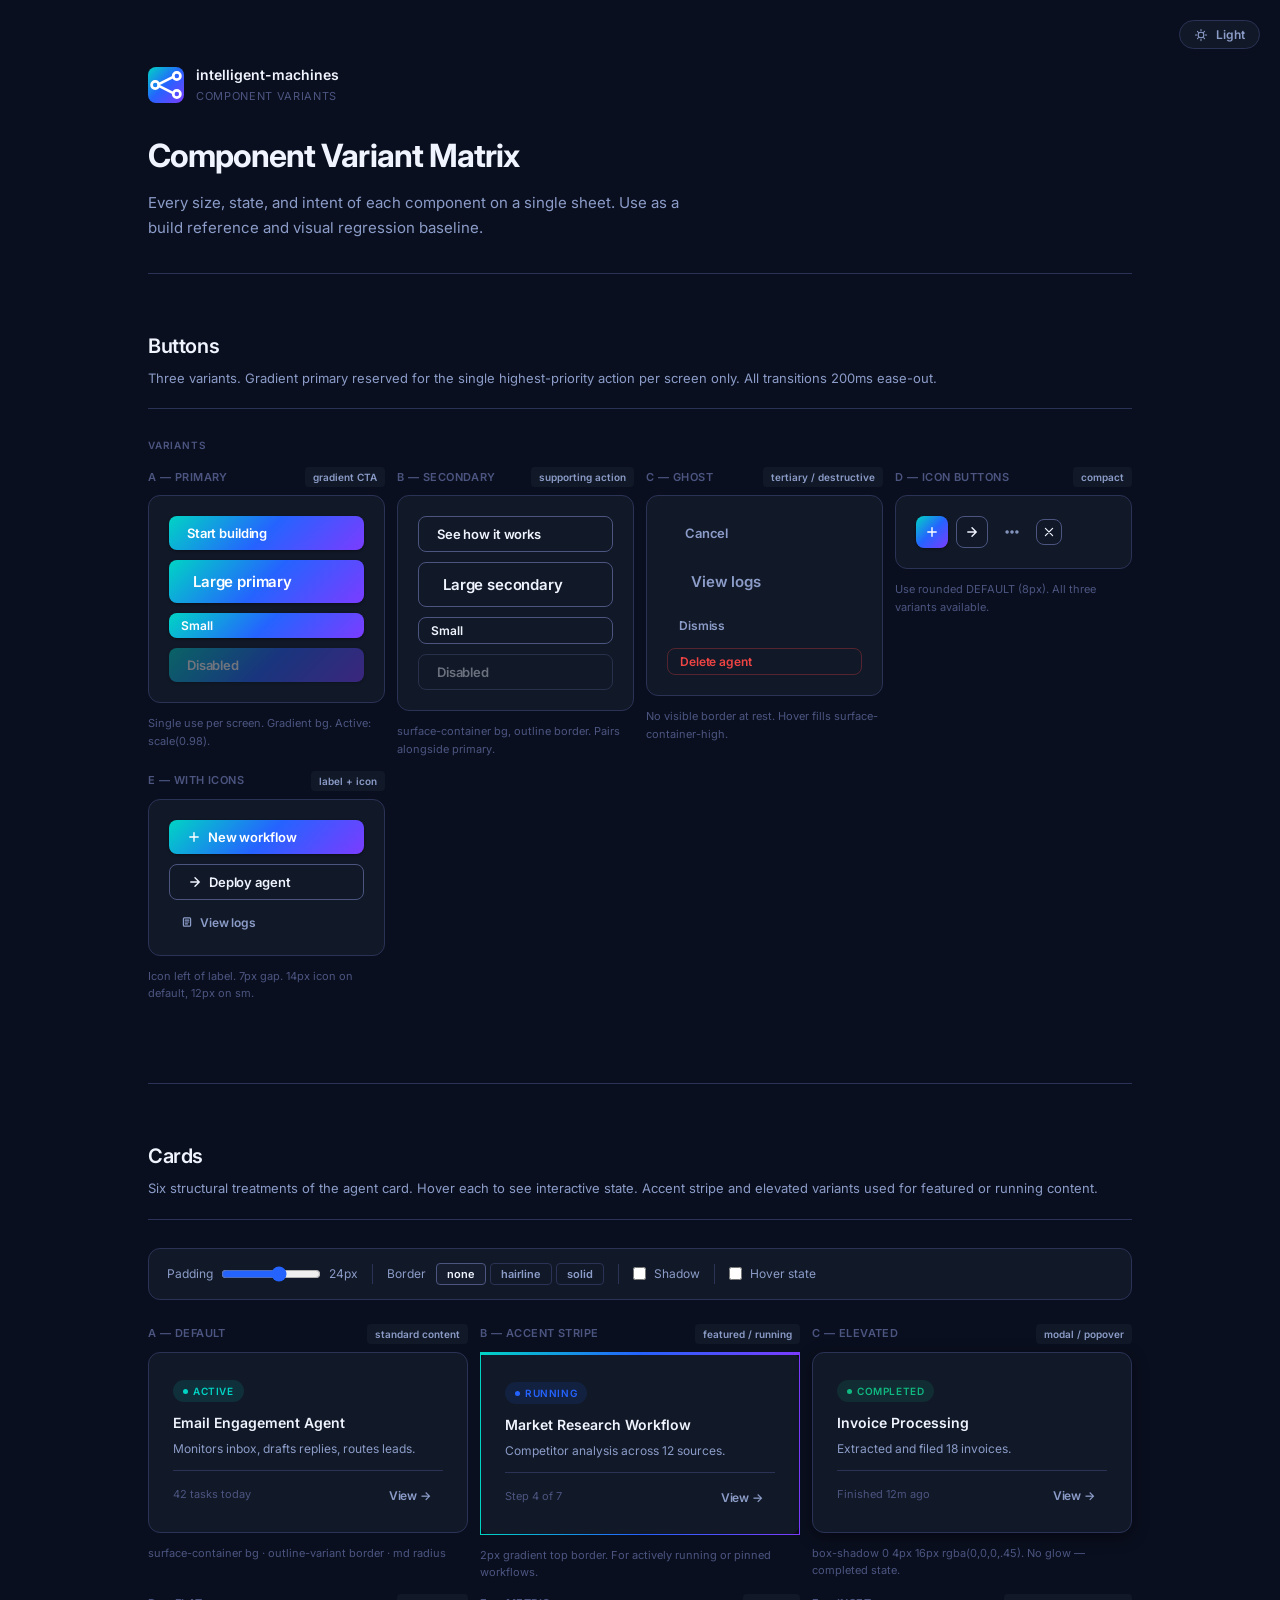
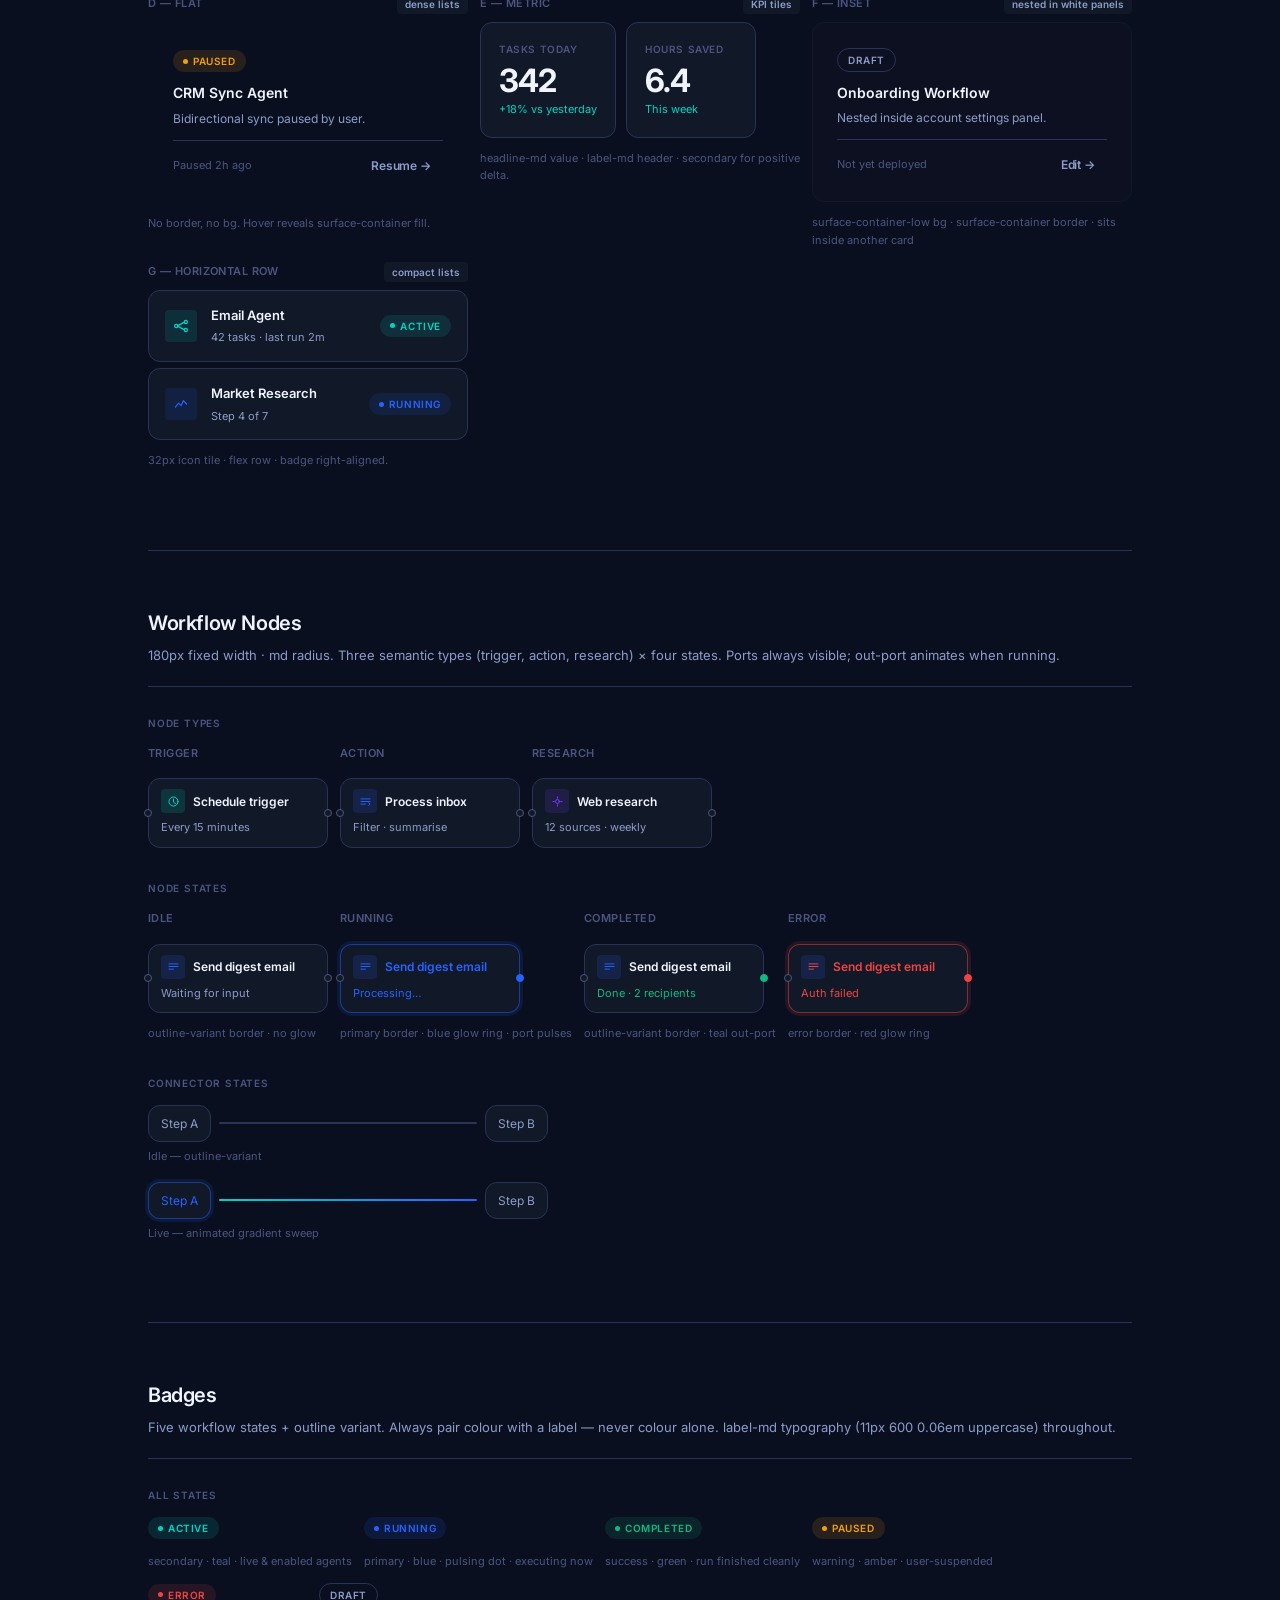
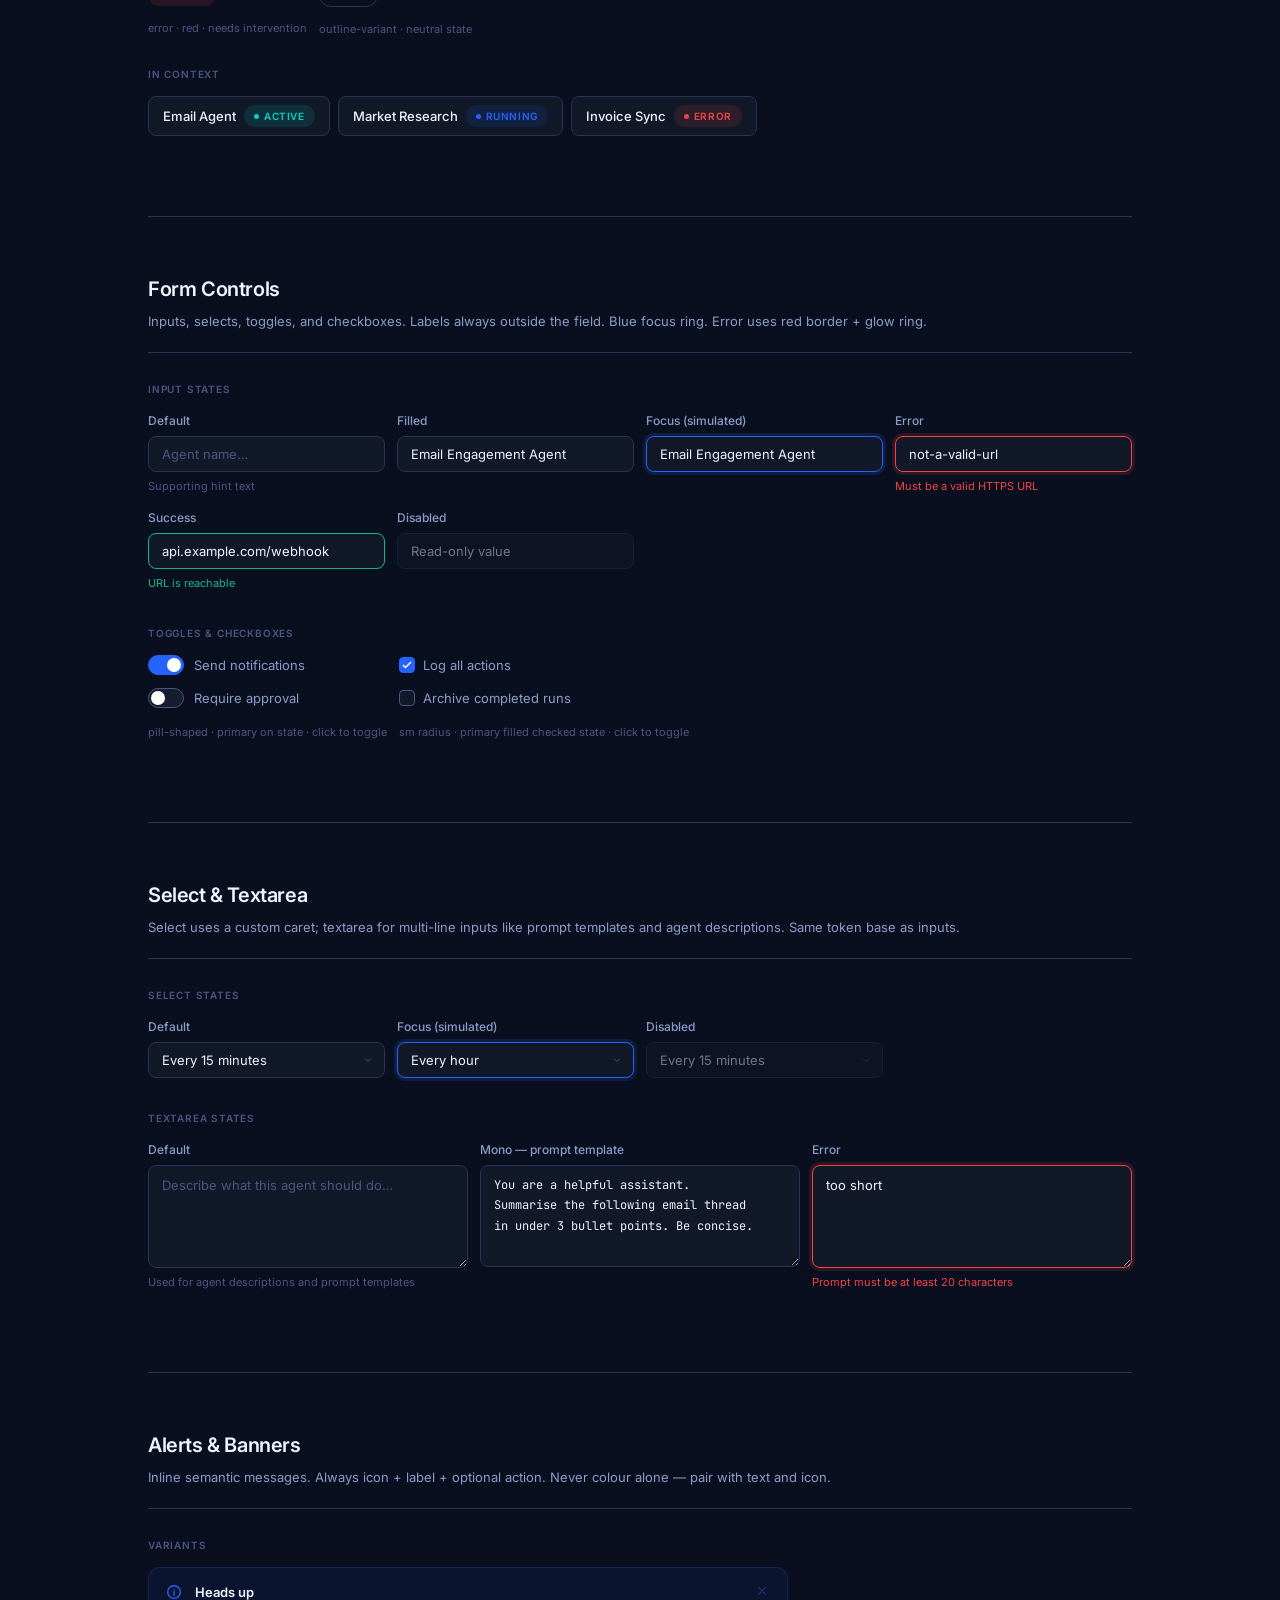
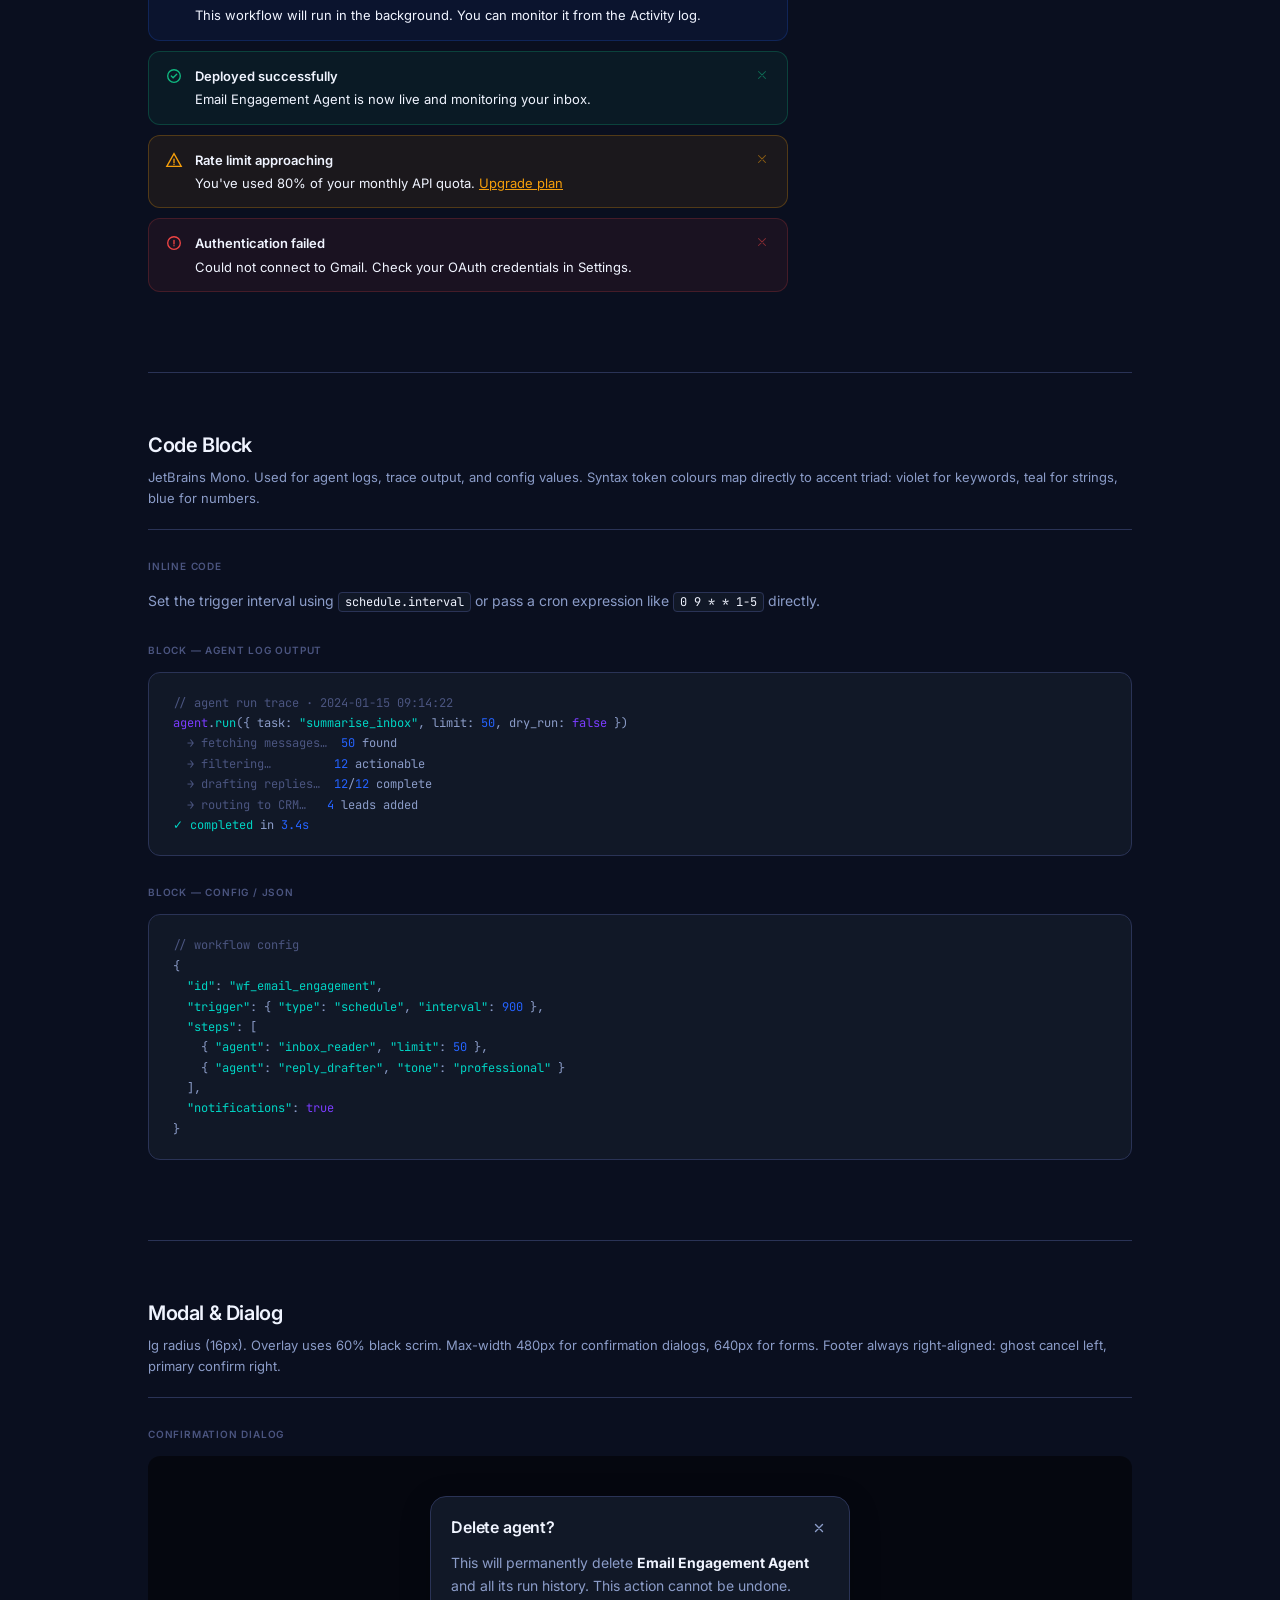
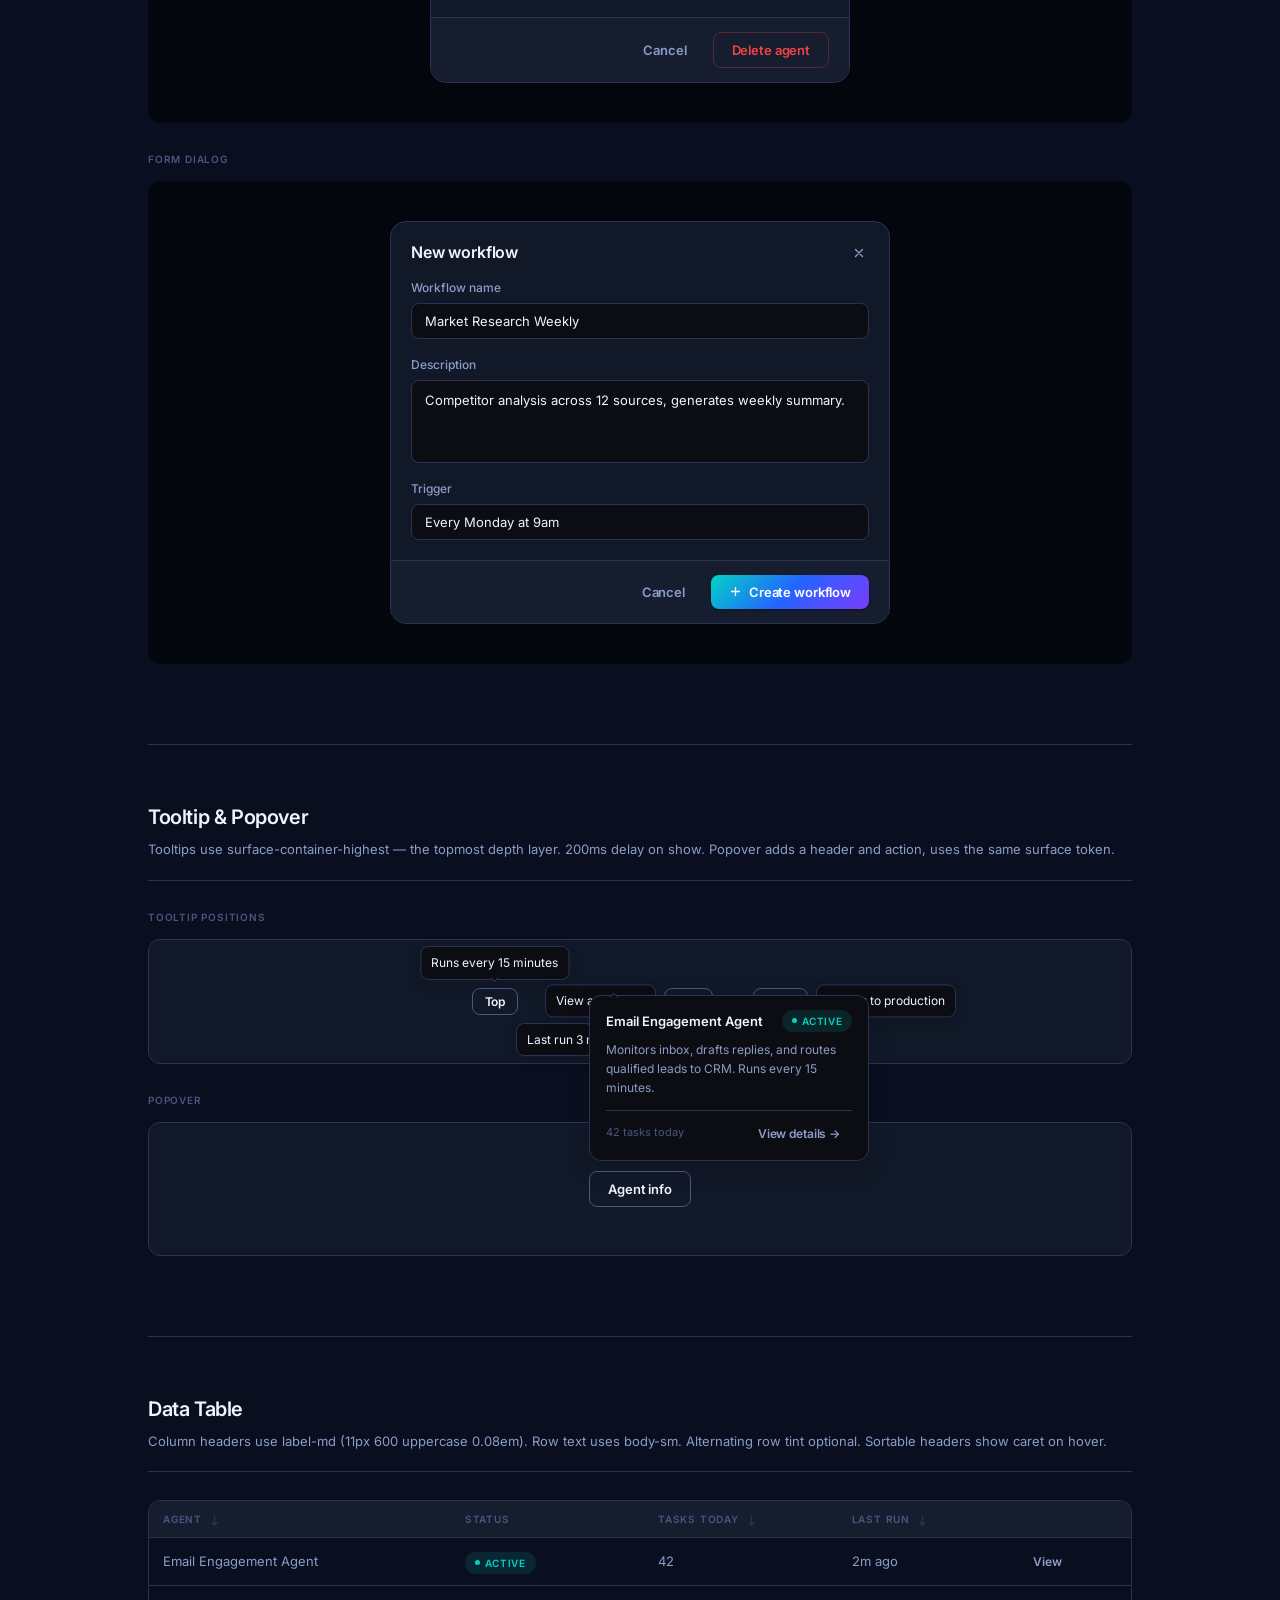
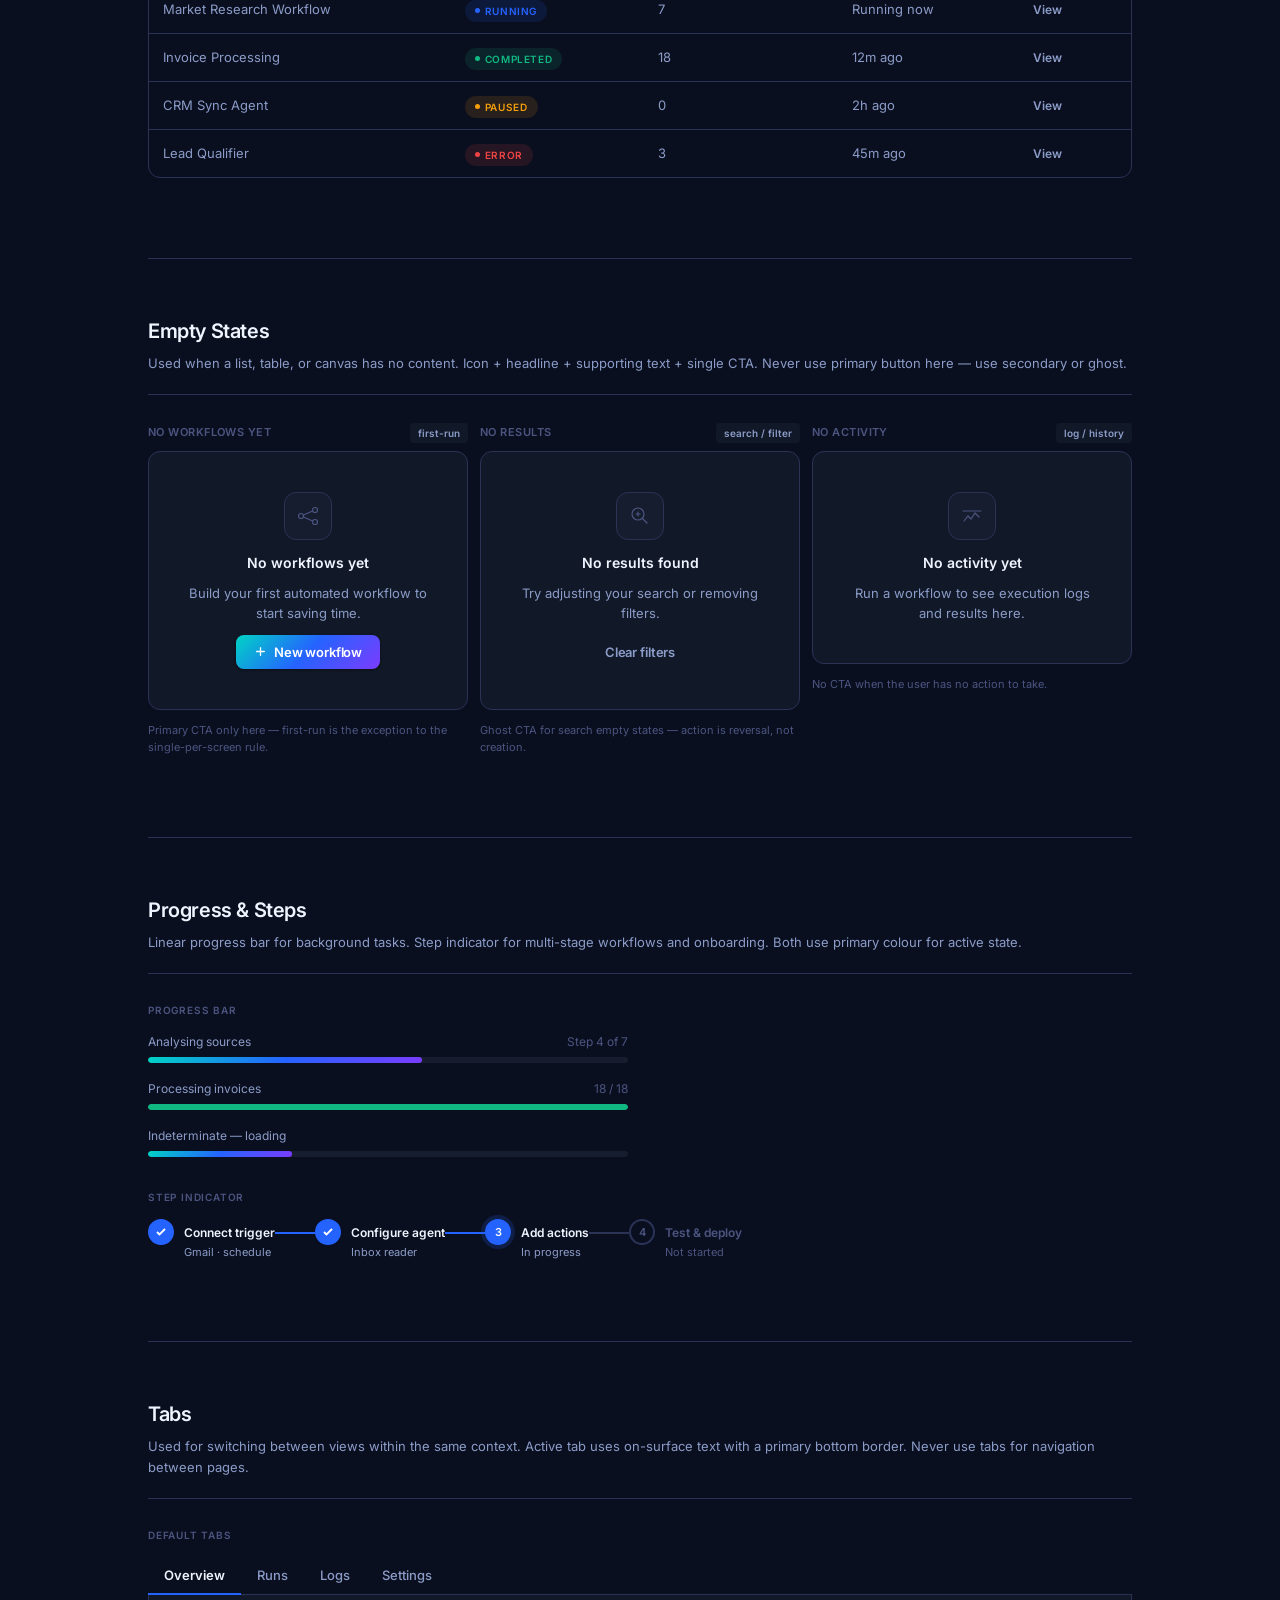
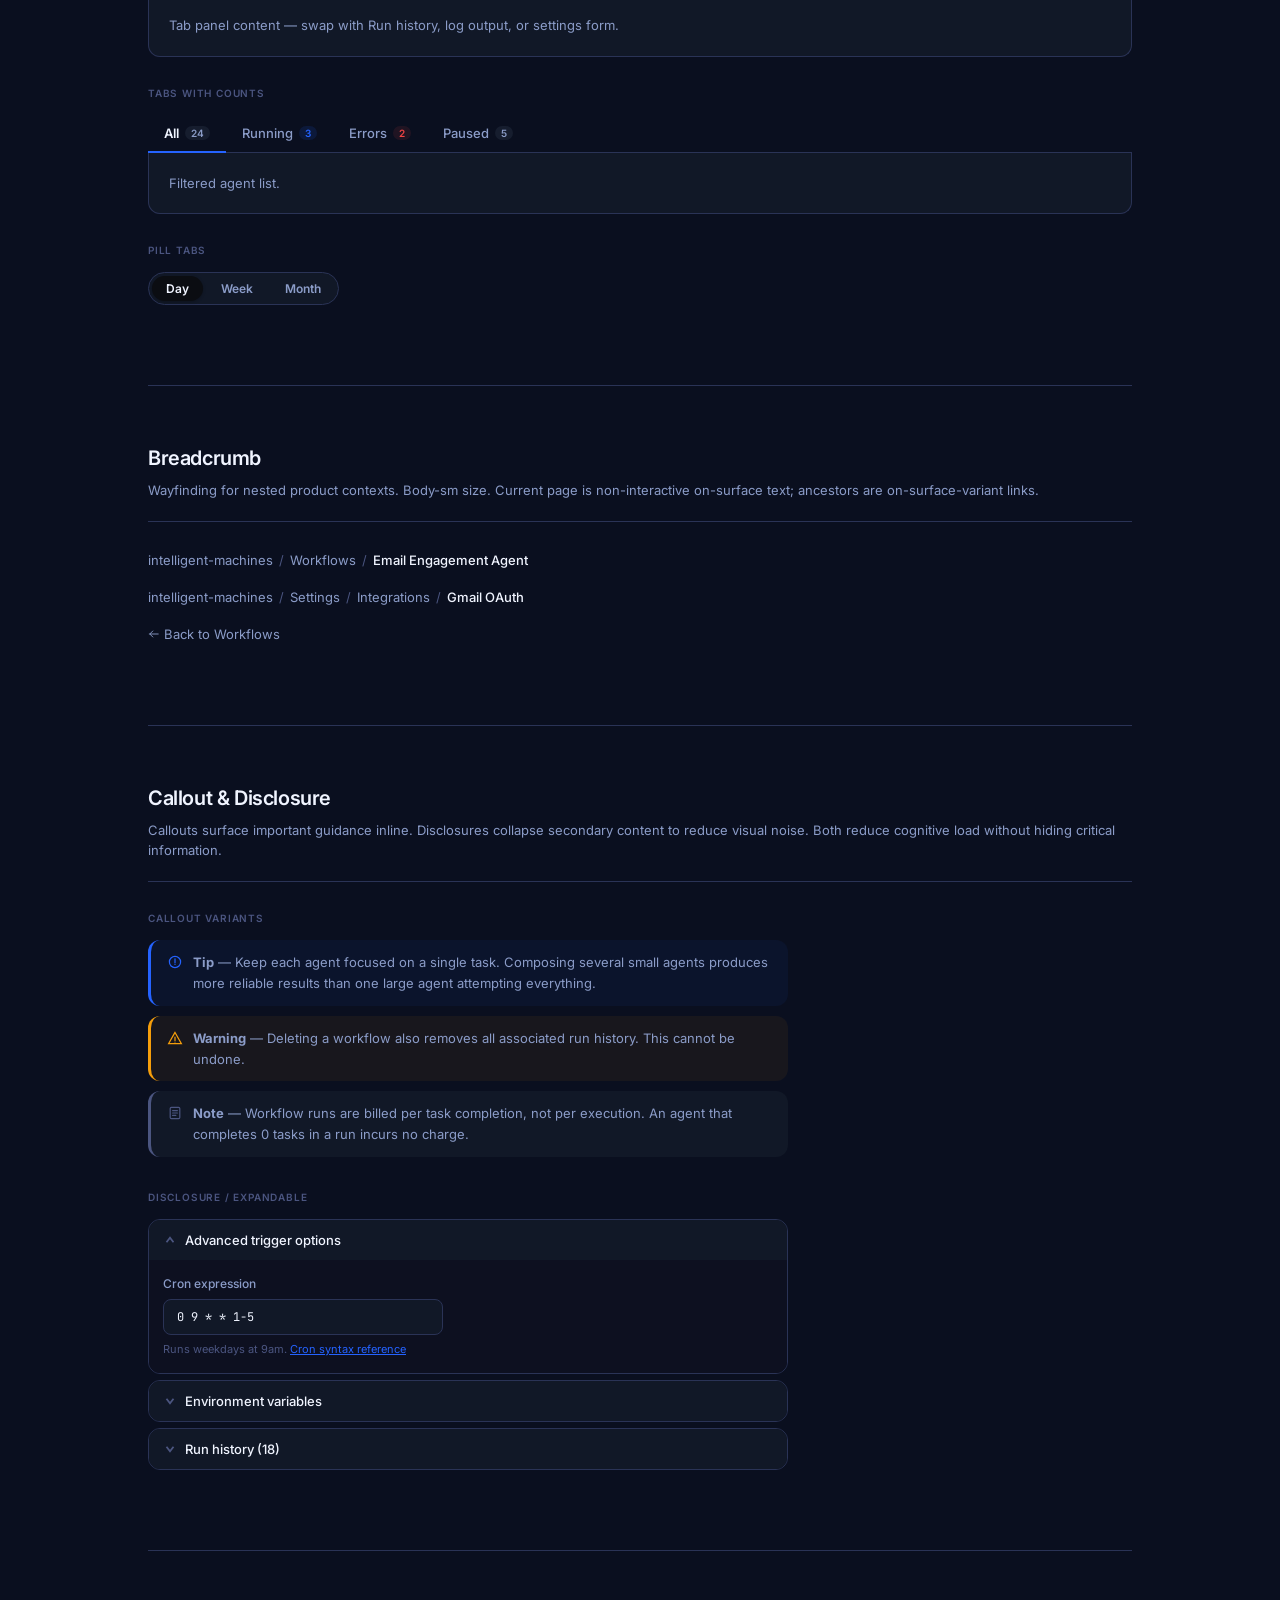
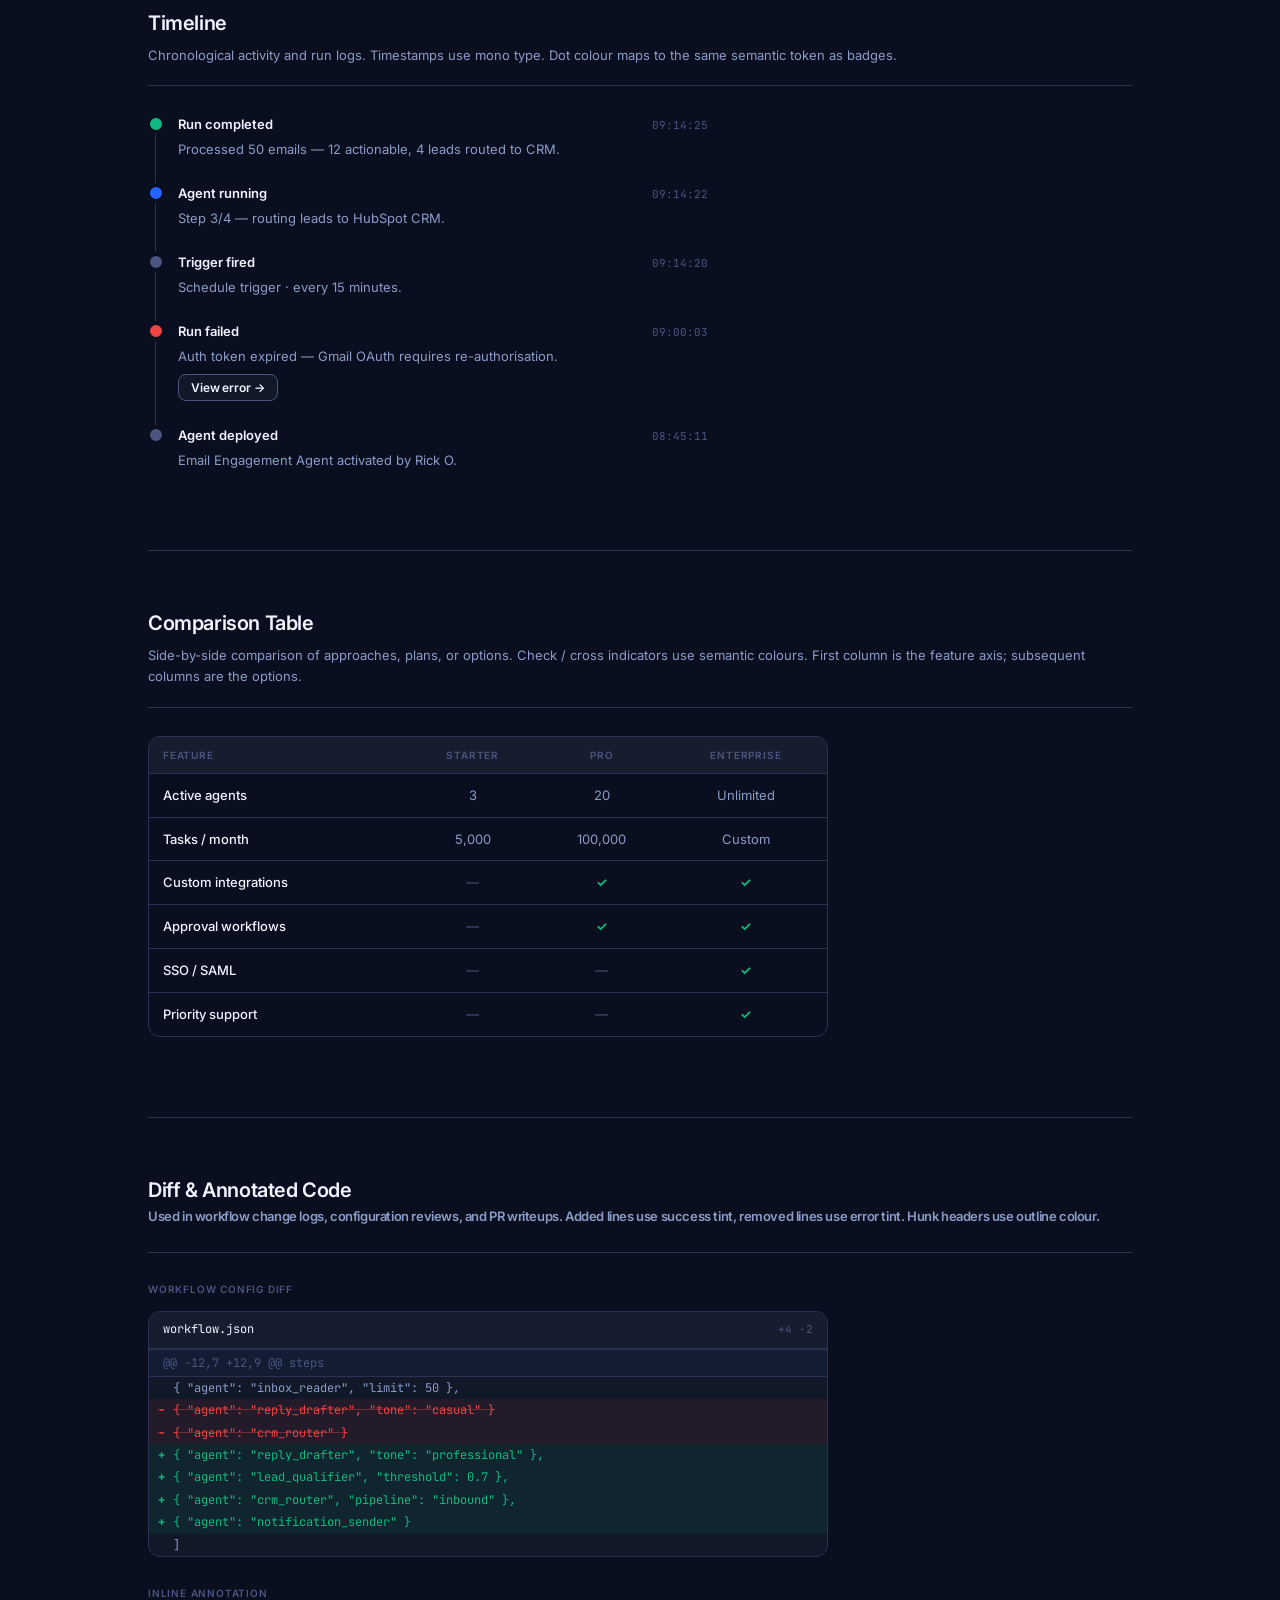
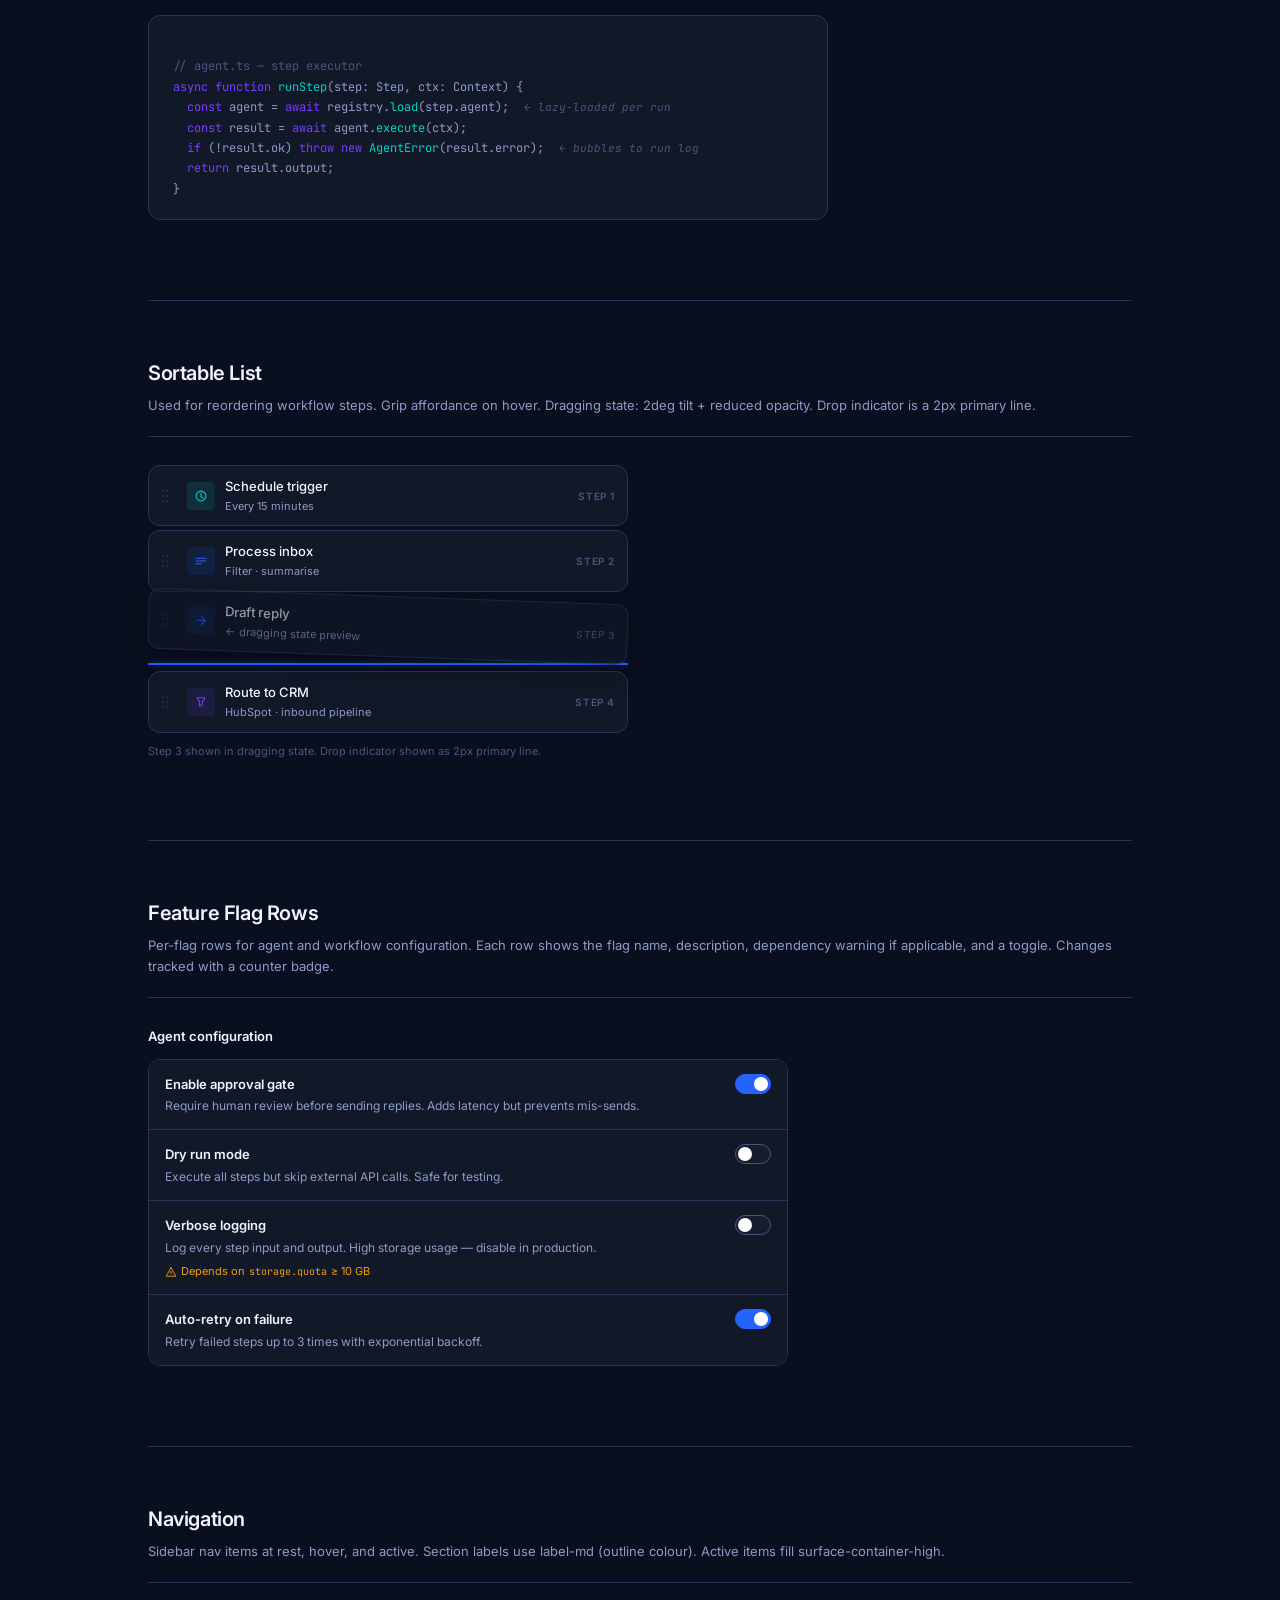
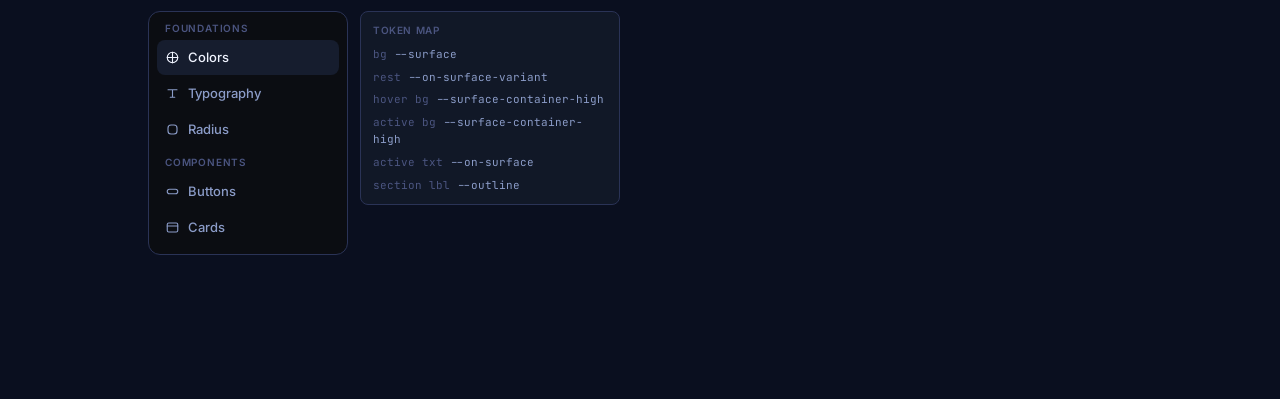
<file: design-system/component-variants.html>
<!DOCTYPE html>
<html lang="en">
<head>
<meta charset="UTF-8">
<meta name="viewport" content="width=device-width, initial-scale=1.0">
<title>intelligent-machines — Component Variants</title>
<link rel="preconnect" href="https://fonts.googleapis.com">
<link href="https://fonts.googleapis.com/css2?family=Inter:wght@400;500;600;700&family=JetBrains+Mono:wght@400;500&display=swap" rel="stylesheet">
<link id="theme-css" rel="stylesheet" href="tokens.css">
<style>
*,*::before,*::after{box-sizing:border-box;margin:0;padding:0}
html{scroll-behavior:smooth}
body{font-family:'Inter',sans-serif;background:var(--background);color:var(--on-surface);font-size:15px;line-height:1.6}

.page{max-width:1080px;margin:0 auto;padding:64px 48px}
@media(max-width:700px){.page{padding:32px 16px}}

/* Header */
.page-header{margin-bottom:56px;padding-bottom:32px;border-bottom:1px solid var(--outline-variant)}
.brand-mark{display:flex;align-items:center;gap:12px;margin-bottom:24px}
.brand-icon{width:36px;height:36px;background:var(--gradient-primary);border-radius:var(--rounded);display:flex;align-items:center;justify-content:center;flex-shrink:0}
.brand-name{font-size:14px;font-weight:600;color:var(--on-surface)}
.brand-label{font-size:11px;color:var(--outline);letter-spacing:0.06em;text-transform:uppercase;margin-top:2px}
.page-title{font-size:32px;font-weight:700;letter-spacing:-0.03em;margin-bottom:10px}
.page-desc{font-size:15px;color:var(--on-surface-variant);max-width:560px;line-height:1.65}

/* Section */
.section{margin-bottom:80px}
.section-header{margin-bottom:28px;padding-bottom:20px;border-bottom:1px solid var(--outline-variant)}
.section-title{font-size:20px;font-weight:600;letter-spacing:-0.02em;margin-bottom:6px}
.section-desc{font-size:13px;color:var(--on-surface-variant)}
.sub-label{font-size:10px;font-weight:600;letter-spacing:0.08em;text-transform:uppercase;color:var(--outline);margin-bottom:14px;margin-top:28px}
.sub-label:first-child{margin-top:0}
hr.divider{border:none;border-top:1px solid var(--outline-variant);margin-bottom:56px}

/* Controls bar */
.controls{display:flex;gap:10px;flex-wrap:wrap;align-items:center;padding:14px 18px;background:var(--surface-container);border:1px solid var(--outline-variant);border-radius:var(--rounded-md);margin-bottom:24px}
.controls label{font-size:12px;color:var(--on-surface-variant);display:flex;align-items:center;gap:8px}
.controls input[type=range]{accent-color:var(--primary);width:100px}
.ctrl-divider{width:1px;height:20px;background:var(--outline-variant);margin:0 4px}
.ctrl-btn{font-size:11px;font-weight:600;font-family:'Inter',sans-serif;padding:3px 10px;border-radius:var(--rounded-sm);border:1px solid var(--outline-variant);background:transparent;color:var(--on-surface-variant);cursor:pointer;transition:all 120ms var(--ease)}
.ctrl-btn:hover{border-color:var(--outline);color:var(--on-surface)}
.ctrl-btn.active{background:var(--surface-container-high);border-color:var(--outline);color:var(--on-surface)}

/* Variant grid */
.variant-grid{display:grid;grid-template-columns:repeat(auto-fill,minmax(280px,1fr));gap:12px}
.variant-wrap{display:flex;flex-direction:column;gap:8px}
.variant-meta{font-size:11px;font-weight:600;letter-spacing:0.04em;color:var(--outline);text-transform:uppercase;display:flex;justify-content:space-between;align-items:center}
.variant-tag{background:var(--surface-container);padding:2px 8px;border-radius:var(--rounded-sm);font-size:10px;color:var(--on-surface-variant);text-transform:none;letter-spacing:0}
.variant-hint{font-size:11px;color:var(--outline);margin-top:4px}

/* Card base */
.card{background:var(--surface-container);border:1px solid var(--outline-variant);border-radius:var(--rounded-md);transition:all 150ms var(--ease);position:relative}
.card-title{font-size:14px;font-weight:600;margin-bottom:4px;color:var(--on-surface)}
.card-meta{font-size:12px;color:var(--on-surface-variant)}
.card-footer{display:flex;justify-content:space-between;align-items:center;margin-top:12px;padding-top:12px;border-top:1px solid var(--outline-variant)}

/* Card variants */
.card-flat{background:transparent;border-color:transparent}
.card-flat:hover{background:var(--surface-container)}
.card-outlined{}
.card-outlined:hover{border-color:var(--outline);background:var(--surface-container-high)}
.card-elevated{box-shadow:0 4px 16px rgba(0,0,0,0.45)}
.card-elevated:hover{box-shadow:0 6px 24px rgba(0,0,0,0.55);transform:translateY(-1px)}
.card-accent-stripe{border-top:3px solid transparent;border-image:linear-gradient(90deg,#00D4C4,#2563FF,#7B3CFF) 1;padding-top:calc(var(--p) - 3px)}
.card-inset{background:var(--surface-container-low);border-color:var(--surface-container)}
.card-horizontal{display:flex;align-items:center;gap:14px}

/* Workflow node variants */
.node{width:180px;background:var(--surface-container);border:1px solid var(--outline-variant);border-radius:var(--rounded-md);padding:10px 12px;position:relative}
.node-header{display:flex;align-items:center;gap:8px;margin-bottom:6px}
.node-icon{width:24px;height:24px;border-radius:var(--rounded-sm);display:flex;align-items:center;justify-content:center;flex-shrink:0;background:rgba(37,99,255,0.15)}
.node-icon svg{width:13px;height:13px}
.node-title{font-size:12px;font-weight:600;color:var(--on-surface);white-space:nowrap;overflow:hidden;text-overflow:ellipsis}
.node-sub{font-size:11px;color:var(--on-surface-variant)}
.node-port{width:8px;height:8px;border-radius:50%;border:1.5px solid var(--outline);background:var(--surface-container);position:absolute;top:50%}
.node-port-in{left:-5px;transform:translateY(-50%)}
.node-port-out{right:-5px;transform:translateY(-50%)}
.node-idle{}
.node-running{border-color:rgba(37,99,255,0.5);box-shadow:0 0 0 3px rgba(37,99,255,0.12)}
.node-running .node-title{color:var(--primary)}
.node-running .node-port-out{background:var(--primary);border-color:var(--primary);animation:portpulse 1.5s ease infinite}
.node-completed .node-port-out{background:var(--success);border-color:var(--success)}
.node-error{border-color:rgba(239,68,68,0.5);box-shadow:0 0 0 3px rgba(239,68,68,0.12)}
.node-error .node-title{color:var(--error)}
.node-trigger .node-icon{background:rgba(0,212,196,0.15)}
.node-trigger .node-icon svg{color:var(--secondary)}
.node-action .node-icon{background:rgba(37,99,255,0.15)}
.node-action .node-icon svg{color:var(--primary)}
.node-research .node-icon{background:rgba(123,60,255,0.15)}
.node-research .node-icon svg{color:var(--tertiary)}
@keyframes portpulse{0%,100%{box-shadow:0 0 0 0 rgba(37,99,255,0.5)}50%{box-shadow:0 0 0 4px rgba(37,99,255,0)}}

/* Connector */
.connector{height:2px;background:var(--outline-variant);border-radius:1px;position:relative;overflow:hidden}
.connector.live{background:linear-gradient(90deg,#00D4C4,#2563FF,#7B3CFF);background-size:200% 100%;animation:flow 1.8s linear infinite}
@keyframes flow{0%{background-position:0% 50%}100%{background-position:200% 50%}}

/* Button variants */
.btn{display:inline-flex;align-items:center;gap:7px;padding:9px 18px;border-radius:var(--rounded);font-size:13px;font-weight:600;cursor:pointer;transition:all 200ms cubic-bezier(0.16,1,0.3,1);border:none;font-family:'Inter',sans-serif;letter-spacing:-0.01em;white-space:nowrap}
.btn-primary{background:var(--gradient-primary);color:#fff;box-shadow:0 1px 3px rgba(0,0,0,0.4)}
.btn-primary:hover{opacity:0.9;box-shadow:0 4px 16px rgba(37,99,255,0.35)}
.btn-primary:active{transform:scale(0.98)}
.btn-secondary{background:var(--surface-container);color:var(--on-surface);border:1px solid var(--outline)}
.btn-secondary:hover{border-color:rgba(255,255,255,0.3);background:rgba(255,255,255,0.04)}
.btn-ghost{background:transparent;color:var(--on-surface-variant);border:none}
.btn-ghost:hover{color:var(--on-surface);background:var(--surface-container-high)}
.btn-destructive{background:transparent;color:var(--error);border:1px solid rgba(239,68,68,0.3)}
.btn-destructive:hover{background:rgba(239,68,68,0.08);border-color:var(--error)}
.btn-sm{padding:5px 12px;font-size:12px}
.btn-lg{padding:12px 24px;font-size:15px}
.btn-icon{padding:7px;width:32px;height:32px;justify-content:center}
.btn-icon-sm{padding:5px;width:26px;height:26px;justify-content:center}
.btn:disabled{opacity:0.4;cursor:not-allowed;pointer-events:none}

/* Badge variants */
.badge{display:inline-flex;align-items:center;gap:5px;font-size:10px;font-weight:600;letter-spacing:0.06em;text-transform:uppercase;padding:3px 10px;border-radius:var(--rounded-full);white-space:nowrap}
.badge-dot{width:5px;height:5px;border-radius:50%;flex-shrink:0}
.badge-active{background:rgba(0,212,196,0.12);color:var(--secondary)}
.badge-active .badge-dot{background:var(--secondary)}
.badge-running{background:rgba(37,99,255,0.12);color:var(--primary)}
.badge-running .badge-dot{background:var(--primary);animation:bpulse 1.5s ease infinite}
.badge-completed{background:rgba(16,185,129,0.12);color:var(--success)}
.badge-completed .badge-dot{background:var(--success)}
.badge-paused{background:rgba(245,158,11,0.12);color:var(--warning)}
.badge-paused .badge-dot{background:var(--warning)}
.badge-error{background:rgba(239,68,68,0.12);color:var(--error)}
.badge-error .badge-dot{background:var(--error)}
.badge-outline{background:transparent;border:1px solid var(--outline-variant);color:var(--on-surface-variant)}
@keyframes bpulse{0%,100%{opacity:1}50%{opacity:0.4}}

/* Input variants */
.field{display:flex;flex-direction:column;gap:6px}
.field-label{font-size:12px;font-weight:500;color:var(--on-surface-variant)}
.input{background:var(--surface-container);border:1px solid var(--outline-variant);border-radius:var(--rounded);padding:9px 13px;font-size:13px;color:var(--on-surface);font-family:'Inter',sans-serif;outline:none;transition:all 150ms var(--ease);width:100%}
.input::placeholder{color:var(--outline)}
.input:focus{border-color:var(--primary);box-shadow:0 0 0 3px rgba(37,99,255,0.15)}
.input-error{border-color:var(--error)!important;box-shadow:0 0 0 3px rgba(239,68,68,0.15)!important}
.input-success{border-color:var(--success)!important}
.input-disabled{opacity:0.45;cursor:not-allowed;pointer-events:none}
.field-hint{font-size:11px;color:var(--outline)}
.field-error-msg{font-size:11px;color:var(--error)}
.field-success-msg{font-size:11px;color:var(--success)}

/* Toggle */
.toggle{width:36px;height:20px;background:var(--surface-container-high);border-radius:var(--rounded-full);cursor:pointer;position:relative;transition:background 200ms var(--ease);border:1px solid var(--outline);flex-shrink:0}
.toggle.on{background:var(--primary);border-color:var(--primary)}
.toggle::after{content:'';position:absolute;top:2px;left:2px;width:14px;height:14px;background:#fff;border-radius:50%;transition:transform 200ms var(--ease)}
.toggle.on::after{transform:translateX(16px)}

/* Nav items */
.nav-demo{background:var(--surface);border:1px solid var(--outline-variant);border-radius:var(--rounded-md);padding:8px;width:200px}
.nav-item-demo{display:flex;align-items:center;gap:8px;padding:7px 8px;border-radius:var(--rounded);font-size:13px;font-weight:500;color:var(--on-surface-variant);cursor:pointer;transition:all 150ms var(--ease);text-decoration:none;margin-bottom:1px}
.nav-item-demo:hover{color:var(--on-surface);background:var(--surface-container-high)}
.nav-item-demo.active{color:var(--on-surface);background:var(--surface-container-high)}
.nav-item-demo svg{width:15px;height:15px;flex-shrink:0}
.nav-section-lbl{font-size:10px;font-weight:600;letter-spacing:0.08em;text-transform:uppercase;color:var(--outline);padding:0 8px;margin-bottom:4px;margin-top:8px}
.nav-section-lbl:first-child{margin-top:0}

/* Select */
.sel{appearance:none;background-image:url("data:image/svg+xml,%3Csvg xmlns='http://www.w3.org/2000/svg' width='12' height='12' viewBox='0 0 24 24' fill='none' stroke='%234B5580' stroke-width='2'%3E%3Cpath d='M6 9l6 6 6-6'/%3E%3C/svg%3E");background-repeat:no-repeat;background-position:right 10px center;padding-right:32px;cursor:pointer}

/* Alert */
.alert{display:flex;align-items:flex-start;gap:12px;padding:14px 16px;border-radius:var(--rounded-md);border:1px solid}
.alert-icon{width:18px;height:18px;flex-shrink:0;margin-top:1px}
.alert-body{flex:1;min-width:0}
.alert-title{font-size:13px;font-weight:600;margin-bottom:3px}
.alert-msg{font-size:13px;line-height:1.55}
.alert-dismiss{background:none;border:none;cursor:pointer;padding:2px;color:inherit;opacity:0.5;flex-shrink:0;display:flex}
.alert-dismiss:hover{opacity:1}
.alert-dismiss svg{width:14px;height:14px}
.alert-info{background:rgba(37,99,255,0.07);border-color:rgba(37,99,255,0.2);color:var(--primary)}
.alert-info .alert-msg,.alert-info .alert-title{color:var(--on-surface)}
.alert-success{background:rgba(16,185,129,0.07);border-color:rgba(16,185,129,0.25);color:var(--success)}
.alert-success .alert-msg,.alert-success .alert-title{color:var(--on-surface)}
.alert-warning{background:rgba(245,158,11,0.07);border-color:rgba(245,158,11,0.25);color:var(--warning)}
.alert-warning .alert-msg,.alert-warning .alert-title{color:var(--on-surface)}
.alert-error{background:rgba(239,68,68,0.07);border-color:rgba(239,68,68,0.2);color:var(--error)}
.alert-error .alert-msg,.alert-error .alert-title{color:var(--on-surface)}

/* Code block */
.code-block{background:var(--surface-container);border:1px solid var(--outline-variant);border-radius:var(--rounded-md);padding:20px 24px;font-family:'JetBrains Mono',monospace;font-size:12px;line-height:1.7;color:var(--on-surface-variant);overflow-x:auto;white-space:pre}
.code-block .kw{color:var(--tertiary)}
.code-block .str{color:var(--secondary)}
.code-block .num{color:var(--primary)}
.code-block .cm{color:var(--outline)}
.inline-code{font-family:'JetBrains Mono',monospace;font-size:12px;background:var(--surface-container);border:1px solid var(--outline-variant);border-radius:var(--rounded-sm);padding:1px 6px;color:var(--on-surface)}

/* Modal */
.modal{background:var(--surface-container);border:1px solid var(--outline-variant);border-radius:var(--rounded-lg);width:100%;max-width:420px;overflow:hidden;box-shadow:0 8px 32px rgba(0,0,0,0.18)}
.modal-header{display:flex;align-items:center;gap:8px;padding:18px 20px 0}
.modal-title{font-size:16px;font-weight:600;letter-spacing:-0.01em}
.modal-body{padding:12px 20px 20px}
.modal-body .input{background:var(--surface);border-color:var(--outline-variant)}
.modal-footer{display:flex;justify-content:flex-end;gap:8px;padding:14px 20px;border-top:1px solid var(--outline-variant);background:var(--surface-container-high)}

/* Tooltip */
.tt-wrap{position:relative;display:inline-flex;flex-direction:column;align-items:center}
.tooltip{position:absolute;background:var(--surface);border:1px solid var(--outline-variant);border-radius:var(--rounded);padding:6px 10px;font-size:12px;white-space:nowrap;color:var(--on-surface);box-shadow:0 4px 12px rgba(0,0,0,0.1);z-index:10;pointer-events:none}
.tt-top{bottom:calc(100% + 8px);left:50%;transform:translateX(-50%)}
.tt-bottom{top:calc(100% + 8px);left:50%;transform:translateX(-50%)}
.tt-left{right:calc(100% + 8px);top:50%;transform:translateY(-50%)}
.tt-right{left:calc(100% + 8px);top:50%;transform:translateY(-50%)}
.tt-arrow{position:absolute;width:6px;height:6px;background:var(--surface);border:1px solid var(--outline-variant);transform:rotate(45deg)}
.tt-arrow-top{top:100%;left:50%;margin-left:-3px;margin-top:-4px;border-top:none;border-left:none}
.tt-arrow-bottom{bottom:100%;left:50%;margin-left:-3px;margin-bottom:-4px;border-bottom:none;border-right:none}
.tt-arrow-left{left:100%;top:50%;margin-top:-3px;margin-left:-4px;border-left:none;border-bottom:none}
.tt-arrow-right{right:100%;top:50%;margin-top:-3px;margin-right:-4px;border-right:none;border-top:none}
.popover{position:absolute;bottom:calc(100% + 10px);left:0;background:var(--surface);border:1px solid var(--outline-variant);border-radius:var(--rounded-md);padding:14px 16px;width:280px;box-shadow:0 8px 24px rgba(0,0,0,0.1);z-index:10}
.popover-header{display:flex;align-items:center;gap:8px;margin-bottom:8px}
.popover-title{font-size:13px;font-weight:600;color:var(--on-surface)}

/* Data table */
.data-table-wrap{border:1px solid var(--outline-variant);border-radius:var(--rounded-md);overflow:hidden}
.data-table{width:100%;border-collapse:collapse;font-size:13px}
.data-table thead{background:var(--surface-container-high)}
.data-table th{padding:10px 14px;text-align:left;font-size:10px;font-weight:600;letter-spacing:0.08em;text-transform:uppercase;color:var(--outline);border-bottom:1px solid var(--outline-variant);white-space:nowrap}
.th-sort{cursor:pointer;user-select:none}
.th-sort:hover{color:var(--on-surface-variant)}
.th-sort svg{width:9px;height:11px;margin-left:4px;vertical-align:middle;opacity:0.4}
.th-sort:hover svg{opacity:1}
.data-table td{padding:11px 14px;color:var(--on-surface-variant);border-bottom:1px solid var(--outline-variant)}
.data-table tbody tr:last-child td{border-bottom:none}
.data-table tbody tr:hover td{background:var(--surface-container-high);color:var(--on-surface)}

/* Empty state */
.empty-state{display:flex;flex-direction:column;align-items:center;text-align:center;padding:40px 24px;background:var(--surface-container);border:1px solid var(--outline-variant);border-radius:var(--rounded-md);gap:8px}
.empty-icon{width:48px;height:48px;border-radius:var(--rounded-md);background:var(--surface-container-high);border:1px solid var(--outline-variant);display:flex;align-items:center;justify-content:center;margin-bottom:4px;color:var(--outline)}
.empty-icon svg{width:24px;height:24px}
.empty-title{font-size:14px;font-weight:600;color:var(--on-surface)}
.empty-desc{font-size:13px;color:var(--on-surface-variant);line-height:1.55;max-width:240px}

/* Progress */
.progress-track{height:6px;background:var(--surface-container-high);border-radius:var(--rounded-full);overflow:hidden}
.progress-bar{height:100%;background:var(--gradient-primary);border-radius:var(--rounded-full);transition:width 400ms var(--ease)}
@keyframes indeterminate{0%{transform:translateX(-100%)}100%{transform:translateX(500%)}}
.progress-indeterminate{width:30%;animation:indeterminate 1.4s ease infinite}

/* Steps */
.steps{display:flex;align-items:flex-start;gap:0;flex-wrap:wrap}
.step{display:flex;align-items:flex-start;gap:10px}
.step-line{width:40px;height:2px;background:var(--outline-variant);margin-top:13px;flex-shrink:0}
.step-line-done{background:var(--primary)}
.step-dot{width:26px;height:26px;border-radius:50%;background:var(--surface-container-high);border:2px solid var(--outline-variant);display:flex;align-items:center;justify-content:center;font-size:11px;font-weight:600;color:var(--outline);flex-shrink:0}
.step-dot-active{background:var(--primary);border-color:var(--primary);color:#fff;box-shadow:0 0 0 4px rgba(37,99,255,0.18)}
.step-dot-pending{background:transparent;border-color:var(--outline-variant);color:var(--outline)}
.step-done .step-dot{background:var(--primary);border-color:var(--primary)}
.step-content{padding-top:4px}
.step-label{font-size:12px;font-weight:600;color:var(--on-surface)}
.step-sub{font-size:11px;color:var(--on-surface-variant);margin-top:1px}
.step-pending .step-label,.step-pending .step-sub{color:var(--outline)}

/* Tabs */
.tab-bar{display:flex;border-bottom:1px solid var(--outline-variant)}
.tab{background:none;border:none;border-bottom:2px solid transparent;padding:10px 16px;font-size:13px;font-weight:500;color:var(--on-surface-variant);cursor:pointer;font-family:'Inter',sans-serif;transition:all 150ms var(--ease);display:flex;align-items:center;gap:6px;margin-bottom:-1px}
.tab:hover{color:var(--on-surface)}
.tab.active{color:var(--on-surface);border-bottom-color:var(--primary);font-weight:600}
.tab-count{font-size:10px;font-weight:600;padding:1px 6px;border-radius:var(--rounded-full);background:var(--surface-container-high);color:var(--on-surface-variant)}
.tab-count-primary{background:rgba(37,99,255,0.12);color:var(--primary)}
.tab-count-error{background:rgba(239,68,68,0.1);color:var(--error)}
.tab-pills{display:flex;gap:4px;background:var(--surface-container);border:1px solid var(--outline-variant);border-radius:var(--rounded-full);padding:3px;width:fit-content}
.tab-pill{background:none;border:none;padding:5px 14px;border-radius:var(--rounded-full);font-size:12px;font-weight:600;color:var(--on-surface-variant);cursor:pointer;font-family:'Inter',sans-serif;transition:all 150ms var(--ease)}
.tab-pill:hover{color:var(--on-surface)}
.tab-pill.active{background:var(--surface);color:var(--on-surface);box-shadow:0 1px 3px rgba(0,0,0,0.25)}

/* Breadcrumb */
.breadcrumb{display:flex;align-items:center;gap:6px;flex-wrap:wrap}
.bc-item{font-size:13px;color:var(--on-surface-variant);text-decoration:none;transition:color 120ms var(--ease)}
.bc-item:hover{color:var(--on-surface)}
.bc-sep{color:var(--outline);font-size:13px}
.bc-current{font-size:13px;color:var(--on-surface);font-weight:500}

/* Callout */
.callout{display:flex;gap:10px;padding:12px 16px;border-radius:var(--rounded-md);border-left:3px solid;font-size:13px;line-height:1.6;color:var(--on-surface-variant)}
.callout-icon{width:16px;height:16px;flex-shrink:0;margin-top:2px}
.callout-tip{background:rgba(37,99,255,0.06);border-color:var(--primary);color:var(--on-surface-variant)}
.callout-tip .callout-icon{color:var(--primary)}
.callout-warning{background:rgba(245,158,11,0.06);border-color:var(--warning)}
.callout-warning .callout-icon{color:var(--warning)}
.callout-note{background:var(--surface-container);border-color:var(--outline)}
.callout-note .callout-icon{color:var(--outline)}

/* Disclosure */
.disclosure{border:1px solid var(--outline-variant);border-radius:var(--rounded-md);overflow:hidden}
.disclosure-trigger{width:100%;display:flex;align-items:center;gap:8px;padding:12px 14px;background:var(--surface-container);border:none;font-size:13px;font-weight:500;color:var(--on-surface);cursor:pointer;font-family:'Inter',sans-serif;text-align:left;transition:background 120ms var(--ease)}
.disclosure-trigger:hover{background:var(--surface-container-high)}
.disclosure-arrow{width:14px;height:14px;flex-shrink:0;transition:transform 200ms var(--ease);color:var(--outline)}
.disclosure.open .disclosure-arrow{transform:rotate(180deg)}
.disclosure-body{padding:14px;background:var(--surface-container-low)}

/* Timeline */
.timeline{display:flex;flex-direction:column;gap:0}
.tl-item{display:flex;gap:14px;position:relative;padding-bottom:24px}
.tl-item:last-child{padding-bottom:0}
.tl-item:not(:last-child)::before{content:'';position:absolute;left:7px;top:20px;bottom:0;width:1px;background:var(--outline-variant)}
.tl-dot{width:16px;height:16px;border-radius:50%;flex-shrink:0;margin-top:2px;z-index:1;border:2px solid var(--background)}
.tl-content{flex:1;min-width:0}
.tl-header{display:flex;justify-content:space-between;align-items:baseline;gap:8px;margin-bottom:4px}
.tl-title{font-size:13px;font-weight:600;color:var(--on-surface)}
.tl-time{font-size:11px;font-family:'JetBrains Mono',monospace;color:var(--outline);flex-shrink:0}
.tl-body{font-size:13px;color:var(--on-surface-variant);line-height:1.55}

/* Diff */
.diff-block{background:var(--surface-container);border:1px solid var(--outline-variant);border-radius:var(--rounded-md);overflow:hidden}
.diff-header{display:flex;justify-content:space-between;align-items:center;padding:8px 14px;background:var(--surface-container-high);border-bottom:1px solid var(--outline-variant)}
.diff-filename{font-size:12px;font-family:'JetBrains Mono',monospace;color:var(--on-surface)}
.diff-meta{font-size:11px;font-family:'JetBrains Mono',monospace;color:var(--outline)}
.diff-body{font-family:'JetBrains Mono',monospace;font-size:12px;line-height:1.7}
.diff-hunk{padding:3px 14px;background:rgba(37,99,255,0.06);color:var(--outline);border-top:1px solid var(--outline-variant);border-bottom:1px solid var(--outline-variant)}
.diff-line{display:flex;gap:0;padding:1px 0}
.diff-gutter{width:24px;text-align:center;flex-shrink:0;font-weight:700}
.diff-ctx{padding-left:24px;color:var(--on-surface-variant)}
.diff-add{background:rgba(16,185,129,0.08);color:var(--success)}
.diff-del{background:rgba(239,68,68,0.08);color:var(--error);text-decoration:line-through;text-decoration-color:rgba(239,68,68,0.4)}
.annotation{font-size:11px;color:var(--outline);font-style:italic;margin-left:8px}

/* Drag-and-drop */
.dnd-list{display:flex;flex-direction:column;gap:4px}
.dnd-item{display:flex;align-items:center;gap:10px;padding:10px 12px;background:var(--surface-container);border:1px solid var(--outline-variant);border-radius:var(--rounded-md);cursor:grab;transition:all 150ms var(--ease)}
.dnd-item:hover{border-color:var(--outline);background:var(--surface-container-high)}
.dnd-item:hover .dnd-grip{opacity:1}
.dnd-dragging{opacity:0.6;transform:rotate(2deg);box-shadow:0 8px 24px rgba(0,0,0,0.35);cursor:grabbing}
.dnd-grip{width:16px;height:16px;color:var(--outline);opacity:0.3;flex-shrink:0;transition:opacity 150ms;display:flex;align-items:center}
.dnd-grip svg{width:8px;height:14px}
.dnd-icon{width:28px;height:28px;border-radius:var(--rounded-sm);display:flex;align-items:center;justify-content:center;flex-shrink:0}
.dnd-text{flex:1;min-width:0}
.dnd-title{font-size:13px;font-weight:500;color:var(--on-surface)}
.dnd-sub{font-size:11px;color:var(--on-surface-variant);margin-top:1px}
.dnd-step{font-size:10px;font-weight:600;letter-spacing:0.06em;text-transform:uppercase;color:var(--outline);flex-shrink:0}
.dnd-drop-indicator{height:2px;background:var(--primary);border-radius:1px;margin:2px 0;box-shadow:0 0 6px rgba(37,99,255,0.5)}

/* Feature flags */
.flag-list{display:flex;flex-direction:column;border:1px solid var(--outline-variant);border-radius:var(--rounded-md);overflow:hidden}
.flag-row{display:flex;align-items:flex-start;gap:16px;padding:14px 16px;border-bottom:1px solid var(--outline-variant);background:var(--surface-container)}
.flag-row:last-child{border-bottom:none}
.flag-row:hover{background:var(--surface-container-high)}
.flag-text{flex:1;min-width:0}
.flag-name{font-size:13px;font-weight:600;color:var(--on-surface);margin-bottom:3px}
.flag-desc{font-size:12px;color:var(--on-surface-variant);line-height:1.5}
.flag-warn{display:flex;align-items:center;gap:4px;font-size:11px;color:var(--warning);margin-top:6px}
.flag-warn svg{flex-shrink:0}

/* Theme toggle */
.theme-toggle{position:fixed;top:20px;right:20px;z-index:200;display:flex;align-items:center;gap:8px;background:var(--surface-container);border:1px solid var(--outline-variant);border-radius:var(--rounded-full);padding:6px 14px;cursor:pointer;font-size:12px;font-weight:600;color:var(--on-surface-variant);transition:all 150ms var(--ease);font-family:'Inter',sans-serif}
.theme-toggle:hover{border-color:var(--outline);color:var(--on-surface)}
.theme-toggle svg{width:14px;height:14px;flex-shrink:0}

/* Row layout helpers */
.row{display:flex;flex-wrap:wrap;gap:12px;align-items:center}
.col{display:flex;flex-direction:column;gap:12px}

/* Node flow diagram */
.flow-row{display:flex;align-items:center;gap:8px}
.flow-connector{flex:1;display:flex;align-items:center}
.flow-line{flex:1;height:2px;border-radius:1px}
.flow-arrow{color:var(--outline);font-size:11px;margin-left:-2px}
</style>
</head>
<body>
<button class="theme-toggle" id="theme-btn" onclick="toggleTheme()" aria-label="Toggle light/dark theme">
  <svg id="theme-icon" viewBox="0 0 20 20" fill="none" stroke="currentColor" stroke-width="1.5" stroke-linecap="round"><circle cx="10" cy="10" r="4"/><path d="M10 2v2M10 16v2M2 10h2M16 10h2M4.9 4.9l1.4 1.4M13.7 13.7l1.4 1.4M4.9 15.1l1.4-1.4M13.7 6.3l1.4-1.4"/></svg>
  <span id="theme-label">Light</span>
</button>

<div class="page">

  <header class="page-header">
    <div class="brand-mark">
      <div class="brand-icon">
        <svg viewBox="0 0 20 20" fill="none" stroke="white" stroke-width="1.5" stroke-linecap="round">
          <circle cx="4" cy="10" r="2"/><circle cx="16" cy="5" r="2"/><circle cx="16" cy="15" r="2"/>
          <path d="M6 9.5l8-4M6 10.5l8 4"/>
        </svg>
      </div>
      <div>
        <div class="brand-name">intelligent-machines</div>
        <div class="brand-label">Component Variants</div>
      </div>
    </div>
    <h1 class="page-title">Component Variant Matrix</h1>
    <p class="page-desc">Every size, state, and intent of each component on a single sheet. Use as a build reference and visual regression baseline.</p>
  </header>

  <!-- BUTTONS -->
  <section class="section" id="buttons">
    <div class="section-header">
      <h2 class="section-title">Buttons</h2>
      <p class="section-desc">Three variants. Gradient primary reserved for the single highest-priority action per screen only. All transitions 200ms ease-out.</p>
    </div>

    <p class="sub-label">Variants</p>
    <div class="variant-grid" style="grid-template-columns:repeat(auto-fill,minmax(220px,1fr))">
      <div class="variant-wrap">
        <div class="variant-meta">A — Primary <span class="variant-tag">gradient CTA</span></div>
        <div style="padding:20px;background:var(--surface-container);border:1px solid var(--outline-variant);border-radius:var(--rounded-md);display:flex;flex-direction:column;gap:10px">
          <button class="btn btn-primary">Start building</button>
          <button class="btn btn-primary btn-lg">Large primary</button>
          <button class="btn btn-primary btn-sm">Small</button>
          <button class="btn btn-primary" disabled>Disabled</button>
        </div>
        <p class="variant-hint">Single use per screen. Gradient bg. Active: scale(0.98).</p>
      </div>
      <div class="variant-wrap">
        <div class="variant-meta">B — Secondary <span class="variant-tag">supporting action</span></div>
        <div style="padding:20px;background:var(--surface-container);border:1px solid var(--outline-variant);border-radius:var(--rounded-md);display:flex;flex-direction:column;gap:10px">
          <button class="btn btn-secondary">See how it works</button>
          <button class="btn btn-secondary btn-lg">Large secondary</button>
          <button class="btn btn-secondary btn-sm">Small</button>
          <button class="btn btn-secondary" disabled>Disabled</button>
        </div>
        <p class="variant-hint">surface-container bg, outline border. Pairs alongside primary.</p>
      </div>
      <div class="variant-wrap">
        <div class="variant-meta">C — Ghost <span class="variant-tag">tertiary / destructive</span></div>
        <div style="padding:20px;background:var(--surface-container);border:1px solid var(--outline-variant);border-radius:var(--rounded-md);display:flex;flex-direction:column;gap:10px">
          <button class="btn btn-ghost">Cancel</button>
          <button class="btn btn-ghost btn-lg">View logs</button>
          <button class="btn btn-ghost btn-sm">Dismiss</button>
          <button class="btn btn-destructive btn-sm">Delete agent</button>
        </div>
        <p class="variant-hint">No visible border at rest. Hover fills surface-container-high.</p>
      </div>
      <div class="variant-wrap">
        <div class="variant-meta">D — Icon buttons <span class="variant-tag">compact</span></div>
        <div style="padding:20px;background:var(--surface-container);border:1px solid var(--outline-variant);border-radius:var(--rounded-md);display:flex;gap:8px;flex-wrap:wrap;align-items:center">
          <button class="btn btn-primary btn-icon"><svg width="14" height="14" viewBox="0 0 20 20" fill="none" stroke="currentColor" stroke-width="2" stroke-linecap="round"><path d="M10 4v12M4 10h12"/></svg></button>
          <button class="btn btn-secondary btn-icon"><svg width="14" height="14" viewBox="0 0 20 20" fill="none" stroke="currentColor" stroke-width="2" stroke-linecap="round"><path d="M4 10h12M10 4l6 6-6 6"/></svg></button>
          <button class="btn btn-ghost btn-icon"><svg width="14" height="14" viewBox="0 0 20 20" fill="none" stroke="currentColor" stroke-width="2" stroke-linecap="round"><circle cx="10" cy="10" r="1.5"/><circle cx="3" cy="10" r="1.5"/><circle cx="17" cy="10" r="1.5"/></svg></button>
          <button class="btn btn-secondary btn-icon btn-icon-sm"><svg width="12" height="12" viewBox="0 0 20 20" fill="none" stroke="currentColor" stroke-width="2" stroke-linecap="round"><path d="M4 4l12 12M16 4L4 16"/></svg></button>
        </div>
        <p class="variant-hint">Use rounded DEFAULT (8px). All three variants available.</p>
      </div>
      <div class="variant-wrap">
        <div class="variant-meta">E — With icons <span class="variant-tag">label + icon</span></div>
        <div style="padding:20px;background:var(--surface-container);border:1px solid var(--outline-variant);border-radius:var(--rounded-md);display:flex;flex-direction:column;gap:10px">
          <button class="btn btn-primary">
            <svg width="14" height="14" viewBox="0 0 20 20" fill="none" stroke="currentColor" stroke-width="2" stroke-linecap="round"><path d="M10 4v12M4 10h12"/></svg>
            New workflow
          </button>
          <button class="btn btn-secondary">
            <svg width="14" height="14" viewBox="0 0 20 20" fill="none" stroke="currentColor" stroke-width="2" stroke-linecap="round"><path d="M4 10h12M10 4l6 6-6 6"/></svg>
            Deploy agent
          </button>
          <button class="btn btn-ghost btn-sm">
            <svg width="12" height="12" viewBox="0 0 20 20" fill="none" stroke="currentColor" stroke-width="2" stroke-linecap="round"><rect x="4" y="3" width="12" height="14" rx="1.5"/><path d="M7 7h6M7 10h6M7 13h4"/></svg>
            View logs
          </button>
        </div>
        <p class="variant-hint">Icon left of label. 7px gap. 14px icon on default, 12px on sm.</p>
      </div>
    </div>
  </section>

  <hr class="divider">

  <!-- CARDS -->
  <section class="section" id="cards">
    <div class="section-header">
      <h2 class="section-title">Cards</h2>
      <p class="section-desc">Six structural treatments of the agent card. Hover each to see interactive state. Accent stripe and elevated variants used for featured or running content.</p>
    </div>

    <div id="card-controls" class="controls">
      <label>Padding <input type="range" min="12" max="32" value="24" oninput="updateCardPad(this.value)"> <span id="pad-val">24px</span></label>
      <div class="ctrl-divider"></div>
      <span style="font-size:12px;color:var(--on-surface-variant)">Border</span>
      <div style="display:flex;gap:4px">
        <button class="ctrl-btn active" id="border-none" onclick="setCardBorder('none',this)">none</button>
        <button class="ctrl-btn" id="border-hairline" onclick="setCardBorder('hairline',this)">hairline</button>
        <button class="ctrl-btn" id="border-solid" onclick="setCardBorder('solid',this)">solid</button>
      </div>
      <div class="ctrl-divider"></div>
      <label><input type="checkbox" onchange="toggleCardShadow(this.checked)" style="accent-color:var(--primary)"> Shadow</label>
      <div class="ctrl-divider"></div>
      <label><input type="checkbox" onchange="toggleCardHover(this.checked)" style="accent-color:var(--primary)"> Hover state</label>
    </div>

    <div class="variant-grid" id="card-grid">
      <div class="variant-wrap">
        <div class="variant-meta">A — Default <span class="variant-tag">standard content</span></div>
        <div class="card card-outlined card-demo" style="--p:24px;padding:24px">
          <div style="margin-bottom:10px"><span class="badge badge-active"><span class="badge-dot"></span>Active</span></div>
          <div class="card-title">Email Engagement Agent</div>
          <div class="card-meta">Monitors inbox, drafts replies, routes leads.</div>
          <div class="card-footer">
            <span style="font-size:11px;color:var(--outline)">42 tasks today</span>
            <button class="btn btn-ghost btn-sm">View →</button>
          </div>
        </div>
        <p class="variant-hint">surface-container bg · outline-variant border · md radius</p>
      </div>

      <div class="variant-wrap">
        <div class="variant-meta">B — Accent stripe <span class="variant-tag">featured / running</span></div>
        <div class="card card-accent-stripe card-demo" style="--p:24px;padding:24px">
          <div style="margin-bottom:10px"><span class="badge badge-running"><span class="badge-dot"></span>Running</span></div>
          <div class="card-title">Market Research Workflow</div>
          <div class="card-meta">Competitor analysis across 12 sources.</div>
          <div class="card-footer">
            <span style="font-size:11px;color:var(--outline)">Step 4 of 7</span>
            <button class="btn btn-ghost btn-sm">View →</button>
          </div>
        </div>
        <p class="variant-hint">2px gradient top border. For actively running or pinned workflows.</p>
      </div>

      <div class="variant-wrap">
        <div class="variant-meta">C — Elevated <span class="variant-tag">modal / popover</span></div>
        <div class="card card-elevated card-demo" style="--p:24px;padding:24px">
          <div style="margin-bottom:10px"><span class="badge badge-completed"><span class="badge-dot"></span>Completed</span></div>
          <div class="card-title">Invoice Processing</div>
          <div class="card-meta">Extracted and filed 18 invoices.</div>
          <div class="card-footer">
            <span style="font-size:11px;color:var(--outline)">Finished 12m ago</span>
            <button class="btn btn-ghost btn-sm">View →</button>
          </div>
        </div>
        <p class="variant-hint">box-shadow 0 4px 16px rgba(0,0,0,.45). No glow — completed state.</p>
      </div>

      <div class="variant-wrap">
        <div class="variant-meta">D — Flat <span class="variant-tag">dense lists</span></div>
        <div class="card card-flat card-demo" style="--p:24px;padding:24px;border-radius:var(--rounded-md)">
          <div style="margin-bottom:10px"><span class="badge badge-paused"><span class="badge-dot"></span>Paused</span></div>
          <div class="card-title">CRM Sync Agent</div>
          <div class="card-meta">Bidirectional sync paused by user.</div>
          <div class="card-footer">
            <span style="font-size:11px;color:var(--outline)">Paused 2h ago</span>
            <button class="btn btn-ghost btn-sm">Resume →</button>
          </div>
        </div>
        <p class="variant-hint">No border, no bg. Hover reveals surface-container fill.</p>
      </div>

      <div class="variant-wrap">
        <div class="variant-meta">E — Metric <span class="variant-tag">KPI tiles</span></div>
        <div style="display:flex;gap:10px;flex-wrap:wrap">
          <div class="card card-outlined" style="padding:18px;min-width:130px">
            <div style="font-size:10px;font-weight:600;letter-spacing:0.06em;text-transform:uppercase;color:var(--outline);margin-bottom:8px">Tasks Today</div>
            <div style="font-size:32px;font-weight:700;letter-spacing:-0.03em;line-height:1">342</div>
            <div style="font-size:11px;color:var(--secondary);margin-top:4px">+18% vs yesterday</div>
          </div>
          <div class="card card-outlined" style="padding:18px;min-width:130px">
            <div style="font-size:10px;font-weight:600;letter-spacing:0.06em;text-transform:uppercase;color:var(--outline);margin-bottom:8px">Hours Saved</div>
            <div style="font-size:32px;font-weight:700;letter-spacing:-0.03em;line-height:1">6.4</div>
            <div style="font-size:11px;color:var(--secondary);margin-top:4px">This week</div>
          </div>
        </div>
        <p class="variant-hint">headline-md value · label-md header · secondary for positive delta.</p>
      </div>

      <div class="variant-wrap">
        <div class="variant-meta">F — Inset <span class="variant-tag">nested in white panels</span></div>
        <div class="card card-inset card-demo" style="--p:24px;padding:24px">
          <div style="margin-bottom:10px"><span class="badge badge-outline">Draft</span></div>
          <div class="card-title">Onboarding Workflow</div>
          <div class="card-meta">Nested inside account settings panel.</div>
          <div class="card-footer">
            <span style="font-size:11px;color:var(--outline)">Not yet deployed</span>
            <button class="btn btn-ghost btn-sm">Edit →</button>
          </div>
        </div>
        <p class="variant-hint">surface-container-low bg · surface-container border · sits inside another card</p>
      </div>

      <div class="variant-wrap">
        <div class="variant-meta">G — Horizontal row <span class="variant-tag">compact lists</span></div>
        <div style="display:flex;flex-direction:column;gap:6px">
          <div class="card card-outlined card-horizontal" style="padding:14px 16px">
            <div style="width:32px;height:32px;border-radius:var(--rounded-sm);background:rgba(0,212,196,0.12);display:flex;align-items:center;justify-content:center;flex-shrink:0">
              <svg width="16" height="16" viewBox="0 0 20 20" fill="none" stroke="#00D4C4" stroke-width="1.5" stroke-linecap="round"><circle cx="4" cy="10" r="2"/><circle cx="16" cy="5" r="2"/><circle cx="16" cy="15" r="2"/><path d="M6 9.5l8-4M6 10.5l8 4"/></svg>
            </div>
            <div style="flex:1;min-width:0">
              <div class="card-title" style="font-size:13px">Email Agent</div>
              <div class="card-meta" style="font-size:11px">42 tasks · last run 2m</div>
            </div>
            <span class="badge badge-active" style="flex-shrink:0"><span class="badge-dot"></span>Active</span>
          </div>
          <div class="card card-outlined card-horizontal" style="padding:14px 16px">
            <div style="width:32px;height:32px;border-radius:var(--rounded-sm);background:rgba(37,99,255,0.12);display:flex;align-items:center;justify-content:center;flex-shrink:0">
              <svg width="16" height="16" viewBox="0 0 20 20" fill="none" stroke="#2563FF" stroke-width="1.5" stroke-linecap="round"><path d="M3 14l4-5 3 3 3-6 4 4"/></svg>
            </div>
            <div style="flex:1;min-width:0">
              <div class="card-title" style="font-size:13px">Market Research</div>
              <div class="card-meta" style="font-size:11px">Step 4 of 7</div>
            </div>
            <span class="badge badge-running" style="flex-shrink:0"><span class="badge-dot"></span>Running</span>
          </div>
        </div>
        <p class="variant-hint">32px icon tile · flex row · badge right-aligned.</p>
      </div>
    </div>
  </section>

  <hr class="divider">

  <!-- WORKFLOW NODES -->
  <section class="section" id="nodes">
    <div class="section-header">
      <h2 class="section-title">Workflow Nodes</h2>
      <p class="section-desc">180px fixed width · md radius. Three semantic types (trigger, action, research) × four states. Ports always visible; out-port animates when running.</p>
    </div>

    <p class="sub-label">Node types</p>
    <div class="row" style="margin-bottom:32px;align-items:flex-start">
      <div class="variant-wrap">
        <div class="variant-meta" style="margin-bottom:8px">Trigger</div>
        <div class="node node-trigger node-idle">
          <div class="node-port node-port-in"></div>
          <div class="node-header">
            <div class="node-icon">
              <svg viewBox="0 0 20 20" fill="none" stroke="#00D4C4" stroke-width="1.5" stroke-linecap="round"><circle cx="10" cy="10" r="7"/><path d="M10 6v5l3 2"/></svg>
            </div>
            <span class="node-title">Schedule trigger</span>
          </div>
          <div class="node-sub">Every 15 minutes</div>
          <div class="node-port node-port-out"></div>
        </div>
      </div>
      <div class="variant-wrap">
        <div class="variant-meta" style="margin-bottom:8px">Action</div>
        <div class="node node-action node-idle">
          <div class="node-port node-port-in"></div>
          <div class="node-header">
            <div class="node-icon">
              <svg viewBox="0 0 20 20" fill="none" stroke="#2563FF" stroke-width="1.5" stroke-linecap="round"><path d="M3 6h14M3 10h14M3 14h7"/><path d="M15 12l2 2-2 2"/></svg>
            </div>
            <span class="node-title">Process inbox</span>
          </div>
          <div class="node-sub">Filter · summarise</div>
          <div class="node-port node-port-out"></div>
        </div>
      </div>
      <div class="variant-wrap">
        <div class="variant-meta" style="margin-bottom:8px">Research</div>
        <div class="node node-research node-idle">
          <div class="node-port node-port-in"></div>
          <div class="node-header">
            <div class="node-icon">
              <svg viewBox="0 0 20 20" fill="none" stroke="#7B3CFF" stroke-width="1.5" stroke-linecap="round"><circle cx="10" cy="10" r="3"/><path d="M10 3v2M10 15v2M3 10h2M15 10h2"/></svg>
            </div>
            <span class="node-title">Web research</span>
          </div>
          <div class="node-sub">12 sources · weekly</div>
          <div class="node-port node-port-out"></div>
        </div>
      </div>
    </div>

    <p class="sub-label">Node states</p>
    <div class="row" style="align-items:flex-start;margin-bottom:32px">
      <div class="variant-wrap">
        <div class="variant-meta" style="margin-bottom:8px">Idle</div>
        <div class="node node-action node-idle">
          <div class="node-port node-port-in"></div>
          <div class="node-header">
            <div class="node-icon"><svg viewBox="0 0 20 20" fill="none" stroke="#2563FF" stroke-width="1.5" stroke-linecap="round"><path d="M3 6h14M3 10h14M3 14h7"/></svg></div>
            <span class="node-title">Send digest email</span>
          </div>
          <div class="node-sub">Waiting for input</div>
          <div class="node-port node-port-out"></div>
        </div>
        <p class="variant-hint">outline-variant border · no glow</p>
      </div>
      <div class="variant-wrap">
        <div class="variant-meta" style="margin-bottom:8px">Running</div>
        <div class="node node-action node-running">
          <div class="node-port node-port-in"></div>
          <div class="node-header">
            <div class="node-icon"><svg viewBox="0 0 20 20" fill="none" stroke="#2563FF" stroke-width="1.5" stroke-linecap="round"><path d="M3 6h14M3 10h14M3 14h7"/></svg></div>
            <span class="node-title">Send digest email</span>
          </div>
          <div class="node-sub" style="color:var(--primary)">Processing…</div>
          <div class="node-port node-port-out"></div>
        </div>
        <p class="variant-hint">primary border · blue glow ring · port pulses</p>
      </div>
      <div class="variant-wrap">
        <div class="variant-meta" style="margin-bottom:8px">Completed</div>
        <div class="node node-action node-completed">
          <div class="node-port node-port-in"></div>
          <div class="node-header">
            <div class="node-icon"><svg viewBox="0 0 20 20" fill="none" stroke="#2563FF" stroke-width="1.5" stroke-linecap="round"><path d="M3 6h14M3 10h14M3 14h7"/></svg></div>
            <span class="node-title">Send digest email</span>
          </div>
          <div class="node-sub" style="color:var(--success)">Done · 2 recipients</div>
          <div class="node-port node-port-out" style="background:var(--success);border-color:var(--success)"></div>
        </div>
        <p class="variant-hint">outline-variant border · teal out-port</p>
      </div>
      <div class="variant-wrap">
        <div class="variant-meta" style="margin-bottom:8px">Error</div>
        <div class="node node-action node-error">
          <div class="node-port node-port-in"></div>
          <div class="node-header">
            <div class="node-icon"><svg viewBox="0 0 20 20" fill="none" stroke="#EF4444" stroke-width="1.5" stroke-linecap="round"><path d="M3 6h14M3 10h14M3 14h7"/></svg></div>
            <span class="node-title">Send digest email</span>
          </div>
          <div class="node-sub" style="color:var(--error)">Auth failed</div>
          <div class="node-port node-port-out" style="background:var(--error);border-color:var(--error)"></div>
        </div>
        <p class="variant-hint">error border · red glow ring</p>
      </div>
    </div>

    <p class="sub-label">Connector states</p>
    <div style="display:flex;flex-direction:column;gap:16px;max-width:400px">
      <div>
        <div class="flow-row">
          <div class="node node-idle" style="width:auto;padding:8px 12px;flex-shrink:0;font-size:12px;color:var(--on-surface-variant)">Step A</div>
          <div class="flow-connector"><div class="flow-line" style="background:var(--outline-variant)"></div></div>
          <div class="node node-idle" style="width:auto;padding:8px 12px;flex-shrink:0;font-size:12px;color:var(--on-surface-variant)">Step B</div>
        </div>
        <p style="font-size:11px;color:var(--outline);margin-top:6px">Idle — outline-variant</p>
      </div>
      <div>
        <div class="flow-row">
          <div class="node node-running" style="width:auto;padding:8px 12px;flex-shrink:0;font-size:12px;color:var(--primary)">Step A</div>
          <div class="flow-connector"><div class="connector live" style="flex:1"></div></div>
          <div class="node node-idle" style="width:auto;padding:8px 12px;flex-shrink:0;font-size:12px;color:var(--on-surface-variant)">Step B</div>
        </div>
        <p style="font-size:11px;color:var(--outline);margin-top:6px">Live — animated gradient sweep</p>
      </div>
    </div>
  </section>

  <hr class="divider">

  <!-- BADGES -->
  <section class="section" id="badges">
    <div class="section-header">
      <h2 class="section-title">Badges</h2>
      <p class="section-desc">Five workflow states + outline variant. Always pair colour with a label — never colour alone. label-md typography (11px 600 0.06em uppercase) throughout.</p>
    </div>

    <p class="sub-label">All states</p>
    <div class="row" style="margin-bottom:24px">
      <div class="variant-wrap" style="align-items:flex-start">
        <span class="badge badge-active"><span class="badge-dot"></span>Active</span>
        <p class="variant-hint" style="margin-top:6px">secondary · teal · live & enabled agents</p>
      </div>
      <div class="variant-wrap" style="align-items:flex-start">
        <span class="badge badge-running"><span class="badge-dot"></span>Running</span>
        <p class="variant-hint" style="margin-top:6px">primary · blue · pulsing dot · executing now</p>
      </div>
      <div class="variant-wrap" style="align-items:flex-start">
        <span class="badge badge-completed"><span class="badge-dot"></span>Completed</span>
        <p class="variant-hint" style="margin-top:6px">success · green · run finished cleanly</p>
      </div>
      <div class="variant-wrap" style="align-items:flex-start">
        <span class="badge badge-paused"><span class="badge-dot"></span>Paused</span>
        <p class="variant-hint" style="margin-top:6px">warning · amber · user-suspended</p>
      </div>
      <div class="variant-wrap" style="align-items:flex-start">
        <span class="badge badge-error"><span class="badge-dot"></span>Error</span>
        <p class="variant-hint" style="margin-top:6px">error · red · needs intervention</p>
      </div>
      <div class="variant-wrap" style="align-items:flex-start">
        <span class="badge badge-outline">Draft</span>
        <p class="variant-hint" style="margin-top:6px">outline-variant · neutral state</p>
      </div>
    </div>

    <p class="sub-label">In context</p>
    <div style="display:flex;gap:8px;flex-wrap:wrap">
      <div style="display:flex;align-items:center;gap:8px;background:var(--surface-container);border:1px solid var(--outline-variant);border-radius:var(--rounded);padding:8px 14px">
        <span style="font-size:13px;font-weight:500;color:var(--on-surface)">Email Agent</span>
        <span class="badge badge-active"><span class="badge-dot"></span>Active</span>
      </div>
      <div style="display:flex;align-items:center;gap:8px;background:var(--surface-container);border:1px solid var(--outline-variant);border-radius:var(--rounded);padding:8px 14px">
        <span style="font-size:13px;font-weight:500;color:var(--on-surface)">Market Research</span>
        <span class="badge badge-running"><span class="badge-dot"></span>Running</span>
      </div>
      <div style="display:flex;align-items:center;gap:8px;background:var(--surface-container);border:1px solid var(--outline-variant);border-radius:var(--rounded);padding:8px 14px">
        <span style="font-size:13px;font-weight:500;color:var(--on-surface)">Invoice Sync</span>
        <span class="badge badge-error"><span class="badge-dot"></span>Error</span>
      </div>
    </div>
  </section>

  <hr class="divider">

  <!-- FORMS -->
  <section class="section" id="forms">
    <div class="section-header">
      <h2 class="section-title">Form Controls</h2>
      <p class="section-desc">Inputs, selects, toggles, and checkboxes. Labels always outside the field. Blue focus ring. Error uses red border + glow ring.</p>
    </div>

    <p class="sub-label">Input states</p>
    <div class="variant-grid" style="grid-template-columns:repeat(auto-fill,minmax(200px,1fr));margin-bottom:32px">
      <div class="field">
        <label class="field-label">Default</label>
        <input class="input" type="text" placeholder="Agent name…">
        <span class="field-hint">Supporting hint text</span>
      </div>
      <div class="field">
        <label class="field-label">Filled</label>
        <input class="input" type="text" value="Email Engagement Agent">
      </div>
      <div class="field">
        <label class="field-label">Focus (simulated)</label>
        <input class="input" type="text" value="Email Engagement Agent" style="border-color:var(--primary);box-shadow:0 0 0 3px rgba(37,99,255,0.15)">
      </div>
      <div class="field">
        <label class="field-label">Error</label>
        <input class="input input-error" type="text" value="not-a-valid-url">
        <span class="field-error-msg">Must be a valid HTTPS URL</span>
      </div>
      <div class="field">
        <label class="field-label">Success</label>
        <input class="input input-success" type="text" value="api.example.com/webhook">
        <span class="field-success-msg">URL is reachable</span>
      </div>
      <div class="field">
        <label class="field-label">Disabled</label>
        <input class="input input-disabled" type="text" value="Read-only value" disabled>
      </div>
    </div>

    <p class="sub-label">Toggles &amp; checkboxes</p>
    <div class="row" style="align-items:flex-start;margin-bottom:32px">
      <div class="col">
        <div style="display:flex;align-items:center;gap:10px">
          <div class="toggle on" onclick="this.classList.toggle('on')"></div>
          <span style="font-size:13px;color:var(--on-surface-variant)">Send notifications</span>
        </div>
        <div style="display:flex;align-items:center;gap:10px">
          <div class="toggle" onclick="this.classList.toggle('on')"></div>
          <span style="font-size:13px;color:var(--on-surface-variant)">Require approval</span>
        </div>
        <p class="variant-hint">pill-shaped · primary on state · click to toggle</p>
      </div>
      <div class="col">
        <div style="display:flex;align-items:center;gap:8px;cursor:pointer" onclick="this.querySelector('.cb').classList.toggle('checked')">
          <div class="cb" style="width:16px;height:16px;background:var(--primary);border:1px solid var(--primary);border-radius:4px;display:flex;align-items:center;justify-content:center;flex-shrink:0">
            <svg width="10" height="8" viewBox="0 0 10 8" fill="none" stroke="white" stroke-width="1.5"><path d="M1 4L3.5 6.5 9 1"/></svg>
          </div>
          <span style="font-size:13px;color:var(--on-surface-variant)">Log all actions</span>
        </div>
        <div style="display:flex;align-items:center;gap:8px;cursor:pointer" onclick="this.querySelector('.cb').classList.toggle('checked')">
          <div class="cb" style="width:16px;height:16px;background:var(--surface-container);border:1px solid var(--outline);border-radius:4px;flex-shrink:0"></div>
          <span style="font-size:13px;color:var(--on-surface-variant)">Archive completed runs</span>
        </div>
        <p class="variant-hint">sm radius · primary filled checked state · click to toggle</p>
      </div>
    </div>
  </section>

  <hr class="divider">

  <!-- SELECT + TEXTAREA -->
  <section class="section" id="selects">
    <div class="section-header">
      <h2 class="section-title">Select &amp; Textarea</h2>
      <p class="section-desc">Select uses a custom caret; textarea for multi-line inputs like prompt templates and agent descriptions. Same token base as inputs.</p>
    </div>
    <p class="sub-label">Select states</p>
    <div class="variant-grid" style="grid-template-columns:repeat(auto-fill,minmax(200px,1fr));margin-bottom:32px">
      <div class="field">
        <label class="field-label">Default</label>
        <select class="input sel">
          <option>Every 15 minutes</option>
          <option>Every hour</option>
          <option>Daily at 9am</option>
        </select>
      </div>
      <div class="field">
        <label class="field-label">Focus (simulated)</label>
        <select class="input sel" style="border-color:var(--primary);box-shadow:0 0 0 3px rgba(37,99,255,0.15)">
          <option>Every hour</option>
        </select>
      </div>
      <div class="field">
        <label class="field-label">Disabled</label>
        <select class="input sel input-disabled" disabled>
          <option>Every 15 minutes</option>
        </select>
      </div>
    </div>
    <p class="sub-label">Textarea states</p>
    <div class="variant-grid" style="grid-template-columns:repeat(auto-fill,minmax(260px,1fr))">
      <div class="field">
        <label class="field-label">Default</label>
        <textarea class="input" rows="4" placeholder="Describe what this agent should do…" style="resize:vertical;line-height:1.6"></textarea>
        <span class="field-hint">Used for agent descriptions and prompt templates</span>
      </div>
      <div class="field">
        <label class="field-label">Mono — prompt template</label>
        <textarea class="input" rows="4" style="font-family:'JetBrains Mono',monospace;font-size:12px;resize:vertical;line-height:1.7">You are a helpful assistant.
Summarise the following email thread
in under 3 bullet points. Be concise.</textarea>
      </div>
      <div class="field">
        <label class="field-label">Error</label>
        <textarea class="input input-error" rows="4" style="resize:vertical;line-height:1.6">too short</textarea>
        <span class="field-error-msg">Prompt must be at least 20 characters</span>
      </div>
    </div>
  </section>

  <hr class="divider">

  <!-- ALERTS -->
  <section class="section" id="alerts">
    <div class="section-header">
      <h2 class="section-title">Alerts &amp; Banners</h2>
      <p class="section-desc">Inline semantic messages. Always icon + label + optional action. Never colour alone — pair with text and icon.</p>
    </div>
    <p class="sub-label">Variants</p>
    <div style="display:flex;flex-direction:column;gap:10px;max-width:640px">
      <div class="alert alert-info">
        <svg class="alert-icon" viewBox="0 0 20 20" fill="none" stroke="currentColor" stroke-width="1.5" stroke-linecap="round"><circle cx="10" cy="10" r="7"/><path d="M10 9v5M10 7h.01"/></svg>
        <div class="alert-body">
          <div class="alert-title">Heads up</div>
          <div class="alert-msg">This workflow will run in the background. You can monitor it from the Activity log.</div>
        </div>
        <button class="alert-dismiss" onclick="this.closest('.alert').remove()">
          <svg viewBox="0 0 20 20" fill="none" stroke="currentColor" stroke-width="1.5" stroke-linecap="round"><path d="M5 5l10 10M15 5L5 15"/></svg>
        </button>
      </div>
      <div class="alert alert-success">
        <svg class="alert-icon" viewBox="0 0 20 20" fill="none" stroke="currentColor" stroke-width="1.5" stroke-linecap="round"><circle cx="10" cy="10" r="7"/><path d="M7 10l2 2 4-4"/></svg>
        <div class="alert-body">
          <div class="alert-title">Deployed successfully</div>
          <div class="alert-msg">Email Engagement Agent is now live and monitoring your inbox.</div>
        </div>
        <button class="alert-dismiss" onclick="this.closest('.alert').remove()">
          <svg viewBox="0 0 20 20" fill="none" stroke="currentColor" stroke-width="1.5" stroke-linecap="round"><path d="M5 5l10 10M15 5L5 15"/></svg>
        </button>
      </div>
      <div class="alert alert-warning">
        <svg class="alert-icon" viewBox="0 0 20 20" fill="none" stroke="currentColor" stroke-width="1.5" stroke-linecap="round"><path d="M10 3L2 17h16L10 3z"/><path d="M10 9v4M10 15h.01"/></svg>
        <div class="alert-body">
          <div class="alert-title">Rate limit approaching</div>
          <div class="alert-msg">You've used 80% of your monthly API quota. <a href="#" style="color:var(--warning);text-decoration:underline">Upgrade plan</a></div>
        </div>
        <button class="alert-dismiss" onclick="this.closest('.alert').remove()">
          <svg viewBox="0 0 20 20" fill="none" stroke="currentColor" stroke-width="1.5" stroke-linecap="round"><path d="M5 5l10 10M15 5L5 15"/></svg>
        </button>
      </div>
      <div class="alert alert-error">
        <svg class="alert-icon" viewBox="0 0 20 20" fill="none" stroke="currentColor" stroke-width="1.5" stroke-linecap="round"><circle cx="10" cy="10" r="7"/><path d="M10 7v4M10 13h.01"/></svg>
        <div class="alert-body">
          <div class="alert-title">Authentication failed</div>
          <div class="alert-msg">Could not connect to Gmail. Check your OAuth credentials in Settings.</div>
        </div>
        <button class="alert-dismiss" onclick="this.closest('.alert').remove()">
          <svg viewBox="0 0 20 20" fill="none" stroke="currentColor" stroke-width="1.5" stroke-linecap="round"><path d="M5 5l10 10M15 5L5 15"/></svg>
        </button>
      </div>
    </div>
  </section>

  <hr class="divider">

  <!-- CODE BLOCK -->
  <section class="section" id="code">
    <div class="section-header">
      <h2 class="section-title">Code Block</h2>
      <p class="section-desc">JetBrains Mono. Used for agent logs, trace output, and config values. Syntax token colours map directly to accent triad: violet for keywords, teal for strings, blue for numbers.</p>
    </div>
    <p class="sub-label">Inline code</p>
    <div style="margin-bottom:24px;font-size:14px;line-height:1.8;color:var(--on-surface-variant)">
      Set the trigger interval using <code class="inline-code">schedule.interval</code> or pass a cron expression like <code class="inline-code">0 9 * * 1-5</code> directly.
    </div>
    <p class="sub-label">Block — agent log output</p>
    <div class="code-block" style="margin-bottom:16px"><span class="cm">// agent run trace · 2024-01-15 09:14:22</span>
<span class="kw">agent</span>.<span class="str">run</span>({ task: <span class="str">"summarise_inbox"</span>, limit: <span class="num">50</span>, dry_run: <span class="kw">false</span> })
  <span class="cm">→ fetching messages…</span>  <span class="num">50</span> found
  <span class="cm">→ filtering…</span>         <span class="num">12</span> actionable
  <span class="cm">→ drafting replies…</span>  <span class="num">12</span>/<span class="num">12</span> complete
  <span class="cm">→ routing to CRM…</span>   <span class="num">4</span> leads added
<span class="str">✓ completed</span> in <span class="num">3.4s</span></div>
    <p class="sub-label">Block — config / JSON</p>
    <div class="code-block"><span class="cm">// workflow config</span>
{
  <span class="str">"id"</span>: <span class="str">"wf_email_engagement"</span>,
  <span class="str">"trigger"</span>: { <span class="str">"type"</span>: <span class="str">"schedule"</span>, <span class="str">"interval"</span>: <span class="num">900</span> },
  <span class="str">"steps"</span>: [
    { <span class="str">"agent"</span>: <span class="str">"inbox_reader"</span>, <span class="str">"limit"</span>: <span class="num">50</span> },
    { <span class="str">"agent"</span>: <span class="str">"reply_drafter"</span>, <span class="str">"tone"</span>: <span class="str">"professional"</span> }
  ],
  <span class="str">"notifications"</span>: <span class="kw">true</span>
}</div>
  </section>

  <hr class="divider">

  <!-- MODAL -->
  <section class="section" id="modal">
    <div class="section-header">
      <h2 class="section-title">Modal &amp; Dialog</h2>
      <p class="section-desc">lg radius (16px). Overlay uses 60% black scrim. Max-width 480px for confirmation dialogs, 640px for forms. Footer always right-aligned: ghost cancel left, primary confirm right.</p>
    </div>
    <p class="sub-label">Confirmation dialog</p>
    <div style="position:relative;background:rgba(0,0,0,0.5);border-radius:var(--rounded-md);padding:40px 24px;display:flex;align-items:center;justify-content:center;margin-bottom:24px">
      <div class="modal">
        <div class="modal-header">
          <div class="modal-title">Delete agent?</div>
          <button class="btn btn-ghost btn-icon" style="margin:-4px -6px -4px auto">
            <svg width="14" height="14" viewBox="0 0 20 20" fill="none" stroke="currentColor" stroke-width="2" stroke-linecap="round"><path d="M5 5l10 10M15 5L5 15"/></svg>
          </button>
        </div>
        <div class="modal-body">
          <p style="font-size:14px;color:var(--on-surface-variant);line-height:1.6">This will permanently delete <strong style="color:var(--on-surface)">Email Engagement Agent</strong> and all its run history. This action cannot be undone.</p>
        </div>
        <div class="modal-footer">
          <button class="btn btn-ghost">Cancel</button>
          <button class="btn btn-destructive">Delete agent</button>
        </div>
      </div>
    </div>
    <p class="sub-label">Form dialog</p>
    <div style="position:relative;background:rgba(0,0,0,0.5);border-radius:var(--rounded-md);padding:40px 24px;display:flex;align-items:center;justify-content:center">
      <div class="modal" style="max-width:500px">
        <div class="modal-header">
          <div class="modal-title">New workflow</div>
          <button class="btn btn-ghost btn-icon" style="margin:-4px -6px -4px auto">
            <svg width="14" height="14" viewBox="0 0 20 20" fill="none" stroke="currentColor" stroke-width="2" stroke-linecap="round"><path d="M5 5l10 10M15 5L5 15"/></svg>
          </button>
        </div>
        <div class="modal-body" style="display:flex;flex-direction:column;gap:16px">
          <div class="field">
            <label class="field-label">Workflow name</label>
            <input class="input" type="text" value="Market Research Weekly" style="background:var(--surface)">
          </div>
          <div class="field">
            <label class="field-label">Description</label>
            <textarea class="input" rows="3" style="resize:none;line-height:1.6;background:var(--surface)">Competitor analysis across 12 sources, generates weekly summary.</textarea>
          </div>
          <div class="field">
            <label class="field-label">Trigger</label>
            <select class="input sel" style="background-color:var(--surface)"><option>Every Monday at 9am</option><option>Daily</option><option>Manual only</option></select>
          </div>
        </div>
        <div class="modal-footer">
          <button class="btn btn-ghost">Cancel</button>
          <button class="btn btn-primary">
            <svg width="13" height="13" viewBox="0 0 20 20" fill="none" stroke="currentColor" stroke-width="2" stroke-linecap="round"><path d="M10 4v12M4 10h12"/></svg>
            Create workflow
          </button>
        </div>
      </div>
    </div>
  </section>

  <hr class="divider">

  <!-- TOOLTIP -->
  <section class="section" id="tooltip">
    <div class="section-header">
      <h2 class="section-title">Tooltip &amp; Popover</h2>
      <p class="section-desc">Tooltips use surface-container-highest — the topmost depth layer. 200ms delay on show. Popover adds a header and action, uses the same surface token.</p>
    </div>
    <p class="sub-label">Tooltip positions</p>
    <div style="display:flex;gap:40px;flex-wrap:wrap;padding:48px 32px;background:var(--surface-container);border:1px solid var(--outline-variant);border-radius:var(--rounded-md);margin-bottom:24px;justify-content:center">
      <div class="tt-wrap">
        <button class="btn btn-secondary btn-sm">Top</button>
        <div class="tooltip tt-top">Runs every 15 minutes<div class="tt-arrow tt-arrow-top"></div></div>
      </div>
      <div class="tt-wrap">
        <button class="btn btn-secondary btn-sm">Bottom</button>
        <div class="tooltip tt-bottom">Last run 3 minutes ago<div class="tt-arrow tt-arrow-bottom"></div></div>
      </div>
      <div class="tt-wrap">
        <button class="btn btn-secondary btn-sm">Left</button>
        <div class="tooltip tt-left">View agent logs<div class="tt-arrow tt-arrow-left"></div></div>
      </div>
      <div class="tt-wrap">
        <button class="btn btn-secondary btn-sm">Right</button>
        <div class="tooltip tt-right">Deploy to production<div class="tt-arrow tt-arrow-right"></div></div>
      </div>
    </div>
    <p class="sub-label">Popover</p>
    <div style="padding:48px 32px;background:var(--surface-container);border:1px solid var(--outline-variant);border-radius:var(--rounded-md);display:flex;justify-content:center">
      <div style="position:relative;display:inline-block">
        <button class="btn btn-secondary">Agent info</button>
        <div class="popover">
          <div class="popover-header">
            <span class="popover-title">Email Engagement Agent</span>
            <span class="badge badge-active" style="margin-left:auto"><span class="badge-dot"></span>Active</span>
          </div>
          <div style="font-size:12px;color:var(--on-surface-variant);line-height:1.6;margin-bottom:12px">Monitors inbox, drafts replies, and routes qualified leads to CRM. Runs every 15 minutes.</div>
          <div style="display:flex;justify-content:space-between;align-items:center;font-size:11px;color:var(--outline);padding-top:10px;border-top:1px solid var(--outline-variant)">
            <span>42 tasks today</span>
            <button class="btn btn-ghost btn-sm">View details →</button>
          </div>
          <div class="tt-arrow tt-arrow-bottom" style="left:24px;right:auto"></div>
        </div>
      </div>
    </div>
  </section>

  <hr class="divider">

  <!-- DATA TABLE -->
  <section class="section" id="table">
    <div class="section-header">
      <h2 class="section-title">Data Table</h2>
      <p class="section-desc">Column headers use label-md (11px 600 uppercase 0.08em). Row text uses body-sm. Alternating row tint optional. Sortable headers show caret on hover.</p>
    </div>
    <div class="data-table-wrap">
      <table class="data-table">
        <thead>
          <tr>
            <th class="th-sort" onclick="sortTable(0)">Agent <svg viewBox="0 0 10 12" fill="none" stroke="currentColor" stroke-width="1.5"><path d="M5 1v10M2 8l3 3 3-3"/></svg></th>
            <th>Status</th>
            <th class="th-sort" onclick="sortTable(2)">Tasks today <svg viewBox="0 0 10 12" fill="none" stroke="currentColor" stroke-width="1.5"><path d="M5 1v10M2 8l3 3 3-3"/></svg></th>
            <th class="th-sort" onclick="sortTable(3)">Last run <svg viewBox="0 0 10 12" fill="none" stroke="currentColor" stroke-width="1.5"><path d="M5 1v10M2 8l3 3 3-3"/></svg></th>
            <th></th>
          </tr>
        </thead>
        <tbody id="table-body">
          <tr><td>Email Engagement Agent</td><td><span class="badge badge-active"><span class="badge-dot"></span>Active</span></td><td>42</td><td>2m ago</td><td><button class="btn btn-ghost btn-sm">View</button></td></tr>
          <tr><td>Market Research Workflow</td><td><span class="badge badge-running"><span class="badge-dot"></span>Running</span></td><td>7</td><td>Running now</td><td><button class="btn btn-ghost btn-sm">View</button></td></tr>
          <tr><td>Invoice Processing</td><td><span class="badge badge-completed"><span class="badge-dot"></span>Completed</span></td><td>18</td><td>12m ago</td><td><button class="btn btn-ghost btn-sm">View</button></td></tr>
          <tr><td>CRM Sync Agent</td><td><span class="badge badge-paused"><span class="badge-dot"></span>Paused</span></td><td>0</td><td>2h ago</td><td><button class="btn btn-ghost btn-sm">View</button></td></tr>
          <tr><td>Lead Qualifier</td><td><span class="badge badge-error"><span class="badge-dot"></span>Error</span></td><td>3</td><td>45m ago</td><td><button class="btn btn-ghost btn-sm">View</button></td></tr>
        </tbody>
      </table>
    </div>
  </section>

  <hr class="divider">

  <!-- EMPTY STATE -->
  <section class="section" id="empty">
    <div class="section-header">
      <h2 class="section-title">Empty States</h2>
      <p class="section-desc">Used when a list, table, or canvas has no content. Icon + headline + supporting text + single CTA. Never use primary button here — use secondary or ghost.</p>
    </div>
    <div class="variant-grid" style="grid-template-columns:repeat(auto-fill,minmax(260px,1fr))">
      <div class="variant-wrap">
        <div class="variant-meta">No workflows yet <span class="variant-tag">first-run</span></div>
        <div class="empty-state">
          <div class="empty-icon">
            <svg viewBox="0 0 24 24" fill="none" stroke="currentColor" stroke-width="1.2" stroke-linecap="round"><circle cx="5" cy="12" r="2.5"/><circle cx="19" cy="6" r="2.5"/><circle cx="19" cy="18" r="2.5"/><path d="M7.5 11L16.5 7M7.5 13L16.5 17"/></svg>
          </div>
          <div class="empty-title">No workflows yet</div>
          <div class="empty-desc">Build your first automated workflow to start saving time.</div>
          <button class="btn btn-primary" style="margin-top:4px">
            <svg width="13" height="13" viewBox="0 0 20 20" fill="none" stroke="currentColor" stroke-width="2" stroke-linecap="round"><path d="M10 4v12M4 10h12"/></svg>
            New workflow
          </button>
        </div>
        <p class="variant-hint">Primary CTA only here — first-run is the exception to the single-per-screen rule.</p>
      </div>
      <div class="variant-wrap">
        <div class="variant-meta">No results <span class="variant-tag">search / filter</span></div>
        <div class="empty-state">
          <div class="empty-icon">
            <svg viewBox="0 0 24 24" fill="none" stroke="currentColor" stroke-width="1.2" stroke-linecap="round"><circle cx="10" cy="10" r="6"/><path d="M14.5 14.5L19 19"/><path d="M8 10h4M10 8v4"/></svg>
          </div>
          <div class="empty-title">No results found</div>
          <div class="empty-desc">Try adjusting your search or removing filters.</div>
          <button class="btn btn-ghost" style="margin-top:4px">Clear filters</button>
        </div>
        <p class="variant-hint">Ghost CTA for search empty states — action is reversal, not creation.</p>
      </div>
      <div class="variant-wrap">
        <div class="variant-meta">No activity <span class="variant-tag">log / history</span></div>
        <div class="empty-state">
          <div class="empty-icon">
            <svg viewBox="0 0 24 24" fill="none" stroke="currentColor" stroke-width="1.2" stroke-linecap="round"><path d="M4 17l4-5 3 3 4-6 4 4"/><path d="M3 7h18"/></svg>
          </div>
          <div class="empty-title">No activity yet</div>
          <div class="empty-desc">Run a workflow to see execution logs and results here.</div>
        </div>
        <p class="variant-hint">No CTA when the user has no action to take.</p>
      </div>
    </div>
  </section>

  <hr class="divider">

  <!-- PROGRESS + STEPS -->
  <section class="section" id="progress">
    <div class="section-header">
      <h2 class="section-title">Progress &amp; Steps</h2>
      <p class="section-desc">Linear progress bar for background tasks. Step indicator for multi-stage workflows and onboarding. Both use primary colour for active state.</p>
    </div>
    <p class="sub-label">Progress bar</p>
    <div style="display:flex;flex-direction:column;gap:16px;max-width:480px;margin-bottom:32px">
      <div>
        <div style="display:flex;justify-content:space-between;font-size:12px;color:var(--on-surface-variant);margin-bottom:6px"><span>Analysing sources</span><span style="color:var(--outline)">Step 4 of 7</span></div>
        <div class="progress-track"><div class="progress-bar" style="width:57%"></div></div>
      </div>
      <div>
        <div style="display:flex;justify-content:space-between;font-size:12px;color:var(--on-surface-variant);margin-bottom:6px"><span>Processing invoices</span><span style="color:var(--outline)">18 / 18</span></div>
        <div class="progress-track"><div class="progress-bar" style="width:100%;background:var(--success)"></div></div>
      </div>
      <div>
        <div style="display:flex;justify-content:space-between;font-size:12px;color:var(--on-surface-variant);margin-bottom:6px"><span>Indeterminate — loading</span><span></span></div>
        <div class="progress-track" style="overflow:hidden"><div class="progress-bar progress-indeterminate"></div></div>
      </div>
    </div>
    <p class="sub-label">Step indicator</p>
    <div style="display:flex;flex-direction:column;gap:24px">
      <div class="steps">
        <div class="step step-done"><div class="step-dot"><svg width="10" height="10" viewBox="0 0 10 8" fill="none" stroke="white" stroke-width="1.8"><path d="M1 4L3.5 6.5 9 1"/></svg></div><div class="step-content"><div class="step-label">Connect trigger</div><div class="step-sub">Gmail · schedule</div></div></div>
        <div class="step-line step-line-done"></div>
        <div class="step step-done"><div class="step-dot"><svg width="10" height="10" viewBox="0 0 10 8" fill="none" stroke="white" stroke-width="1.8"><path d="M1 4L3.5 6.5 9 1"/></svg></div><div class="step-content"><div class="step-label">Configure agent</div><div class="step-sub">Inbox reader</div></div></div>
        <div class="step-line step-line-done"></div>
        <div class="step step-active"><div class="step-dot step-dot-active">3</div><div class="step-content"><div class="step-label">Add actions</div><div class="step-sub">In progress</div></div></div>
        <div class="step-line"></div>
        <div class="step step-pending"><div class="step-dot step-dot-pending">4</div><div class="step-content"><div class="step-label">Test &amp; deploy</div><div class="step-sub">Not started</div></div></div>
      </div>
    </div>
  </section>

  <hr class="divider">

  <!-- TABS -->
  <section class="section" id="tabs">
    <div class="section-header">
      <h2 class="section-title">Tabs</h2>
      <p class="section-desc">Used for switching between views within the same context. Active tab uses on-surface text with a primary bottom border. Never use tabs for navigation between pages.</p>
    </div>
    <p class="sub-label">Default tabs</p>
    <div style="margin-bottom:24px">
      <div class="tab-bar" id="tabs1">
        <button class="tab active" onclick="setTab('tabs1',this)">Overview</button>
        <button class="tab" onclick="setTab('tabs1',this)">Runs</button>
        <button class="tab" onclick="setTab('tabs1',this)">Logs</button>
        <button class="tab" onclick="setTab('tabs1',this)">Settings</button>
      </div>
      <div style="padding:20px;background:var(--surface-container);border:1px solid var(--outline-variant);border-top:none;border-radius:0 0 var(--rounded-md) var(--rounded-md)">
        <div style="font-size:13px;color:var(--on-surface-variant)">Tab panel content — swap with Run history, log output, or settings form.</div>
      </div>
    </div>
    <p class="sub-label">Tabs with counts</p>
    <div style="margin-bottom:24px">
      <div class="tab-bar" id="tabs2">
        <button class="tab active" onclick="setTab('tabs2',this)">All <span class="tab-count">24</span></button>
        <button class="tab" onclick="setTab('tabs2',this)">Running <span class="tab-count tab-count-primary">3</span></button>
        <button class="tab" onclick="setTab('tabs2',this)">Errors <span class="tab-count tab-count-error">2</span></button>
        <button class="tab" onclick="setTab('tabs2',this)">Paused <span class="tab-count">5</span></button>
      </div>
      <div style="padding:20px;background:var(--surface-container);border:1px solid var(--outline-variant);border-top:none;border-radius:0 0 var(--rounded-md) var(--rounded-md)">
        <div style="font-size:13px;color:var(--on-surface-variant)">Filtered agent list.</div>
      </div>
    </div>
    <p class="sub-label">Pill tabs</p>
    <div class="tab-pills" id="tabs3">
      <button class="tab-pill active" onclick="setPillTab('tabs3',this)">Day</button>
      <button class="tab-pill" onclick="setPillTab('tabs3',this)">Week</button>
      <button class="tab-pill" onclick="setPillTab('tabs3',this)">Month</button>
    </div>
  </section>

  <hr class="divider">

  <!-- BREADCRUMB -->
  <section class="section" id="breadcrumb">
    <div class="section-header">
      <h2 class="section-title">Breadcrumb</h2>
      <p class="section-desc">Wayfinding for nested product contexts. Body-sm size. Current page is non-interactive on-surface text; ancestors are on-surface-variant links.</p>
    </div>
    <div style="display:flex;flex-direction:column;gap:16px">
      <div class="breadcrumb">
        <a class="bc-item" href="#">intelligent-machines</a>
        <span class="bc-sep">/</span>
        <a class="bc-item" href="#">Workflows</a>
        <span class="bc-sep">/</span>
        <span class="bc-current">Email Engagement Agent</span>
      </div>
      <div class="breadcrumb">
        <a class="bc-item" href="#">intelligent-machines</a>
        <span class="bc-sep">/</span>
        <a class="bc-item" href="#">Settings</a>
        <span class="bc-sep">/</span>
        <a class="bc-item" href="#">Integrations</a>
        <span class="bc-sep">/</span>
        <span class="bc-current">Gmail OAuth</span>
      </div>
      <div class="breadcrumb">
        <a class="bc-item" href="#" style="display:flex;align-items:center;gap:4px">
          <svg width="12" height="12" viewBox="0 0 20 20" fill="none" stroke="currentColor" stroke-width="1.5" stroke-linecap="round"><path d="M3 10h14M3 10l5-5M3 10l5 5"/></svg>
          Back to Workflows
        </a>
      </div>
    </div>
  </section>

  <hr class="divider">

  <!-- CALLOUT -->
  <section class="section" id="callout">
    <div class="section-header">
      <h2 class="section-title">Callout &amp; Disclosure</h2>
      <p class="section-desc">Callouts surface important guidance inline. Disclosures collapse secondary content to reduce visual noise. Both reduce cognitive load without hiding critical information.</p>
    </div>
    <p class="sub-label">Callout variants</p>
    <div style="display:flex;flex-direction:column;gap:10px;max-width:640px;margin-bottom:32px">
      <div class="callout callout-tip">
        <svg class="callout-icon" viewBox="0 0 20 20" fill="none" stroke="currentColor" stroke-width="1.5" stroke-linecap="round"><circle cx="10" cy="10" r="7"/><path d="M10 6v5M10 13h.01"/></svg>
        <div><strong>Tip</strong> — Keep each agent focused on a single task. Composing several small agents produces more reliable results than one large agent attempting everything.</div>
      </div>
      <div class="callout callout-warning">
        <svg class="callout-icon" viewBox="0 0 20 20" fill="none" stroke="currentColor" stroke-width="1.5" stroke-linecap="round"><path d="M10 3L2 17h16L10 3z"/><path d="M10 9v4M10 15h.01"/></svg>
        <div><strong>Warning</strong> — Deleting a workflow also removes all associated run history. This cannot be undone.</div>
      </div>
      <div class="callout callout-note">
        <svg class="callout-icon" viewBox="0 0 20 20" fill="none" stroke="currentColor" stroke-width="1.5" stroke-linecap="round"><rect x="4" y="3" width="12" height="14" rx="1.5"/><path d="M7 7h6M7 10h6M7 13h4"/></svg>
        <div><strong>Note</strong> — Workflow runs are billed per task completion, not per execution. An agent that completes 0 tasks in a run incurs no charge.</div>
      </div>
    </div>
    <p class="sub-label">Disclosure / Expandable</p>
    <div style="display:flex;flex-direction:column;gap:6px;max-width:640px">
      <div class="disclosure open">
        <button class="disclosure-trigger" onclick="toggleDisclosure(this)">
          <svg class="disclosure-arrow" viewBox="0 0 12 12" fill="none" stroke="currentColor" stroke-width="1.5"><path d="M3 4l3 4 3-4"/></svg>
          Advanced trigger options
        </button>
        <div class="disclosure-body">
          <div class="field" style="max-width:280px">
            <label class="field-label">Cron expression</label>
            <input class="input" style="font-family:'JetBrains Mono',monospace;font-size:12px" value="0 9 * * 1-5" placeholder="0 9 * * 1-5">
            <span class="field-hint">Runs weekdays at 9am. <a href="#" style="color:var(--primary)">Cron syntax reference</a></span>
          </div>
        </div>
      </div>
      <div class="disclosure">
        <button class="disclosure-trigger" onclick="toggleDisclosure(this)">
          <svg class="disclosure-arrow" viewBox="0 0 12 12" fill="none" stroke="currentColor" stroke-width="1.5"><path d="M3 4l3 4 3-4"/></svg>
          Environment variables
        </button>
        <div class="disclosure-body" style="display:none">
          <div style="font-size:13px;color:var(--on-surface-variant)">No environment variables configured.</div>
        </div>
      </div>
      <div class="disclosure">
        <button class="disclosure-trigger" onclick="toggleDisclosure(this)">
          <svg class="disclosure-arrow" viewBox="0 0 12 12" fill="none" stroke="currentColor" stroke-width="1.5"><path d="M3 4l3 4 3-4"/></svg>
          Run history (18)
        </button>
        <div class="disclosure-body" style="display:none">
          <div style="font-size:13px;color:var(--on-surface-variant)">Expand to see individual run logs.</div>
        </div>
      </div>
    </div>
  </section>

  <hr class="divider">

  <!-- TIMELINE -->
  <section class="section" id="timeline">
    <div class="section-header">
      <h2 class="section-title">Timeline</h2>
      <p class="section-desc">Chronological activity and run logs. Timestamps use mono type. Dot colour maps to the same semantic token as badges.</p>
    </div>
    <div style="max-width:560px">
      <div class="timeline">
        <div class="tl-item">
          <div class="tl-dot" style="background:var(--success)"></div>
          <div class="tl-content">
            <div class="tl-header"><span class="tl-title">Run completed</span><span class="tl-time">09:14:25</span></div>
            <div class="tl-body">Processed 50 emails — 12 actionable, 4 leads routed to CRM.</div>
          </div>
        </div>
        <div class="tl-item">
          <div class="tl-dot" style="background:var(--primary);animation:bpulse 1.5s ease infinite"></div>
          <div class="tl-content">
            <div class="tl-header"><span class="tl-title">Agent running</span><span class="tl-time">09:14:22</span></div>
            <div class="tl-body">Step 3/4 — routing leads to HubSpot CRM.</div>
          </div>
        </div>
        <div class="tl-item">
          <div class="tl-dot" style="background:var(--outline)"></div>
          <div class="tl-content">
            <div class="tl-header"><span class="tl-title">Trigger fired</span><span class="tl-time">09:14:20</span></div>
            <div class="tl-body">Schedule trigger · every 15 minutes.</div>
          </div>
        </div>
        <div class="tl-item">
          <div class="tl-dot" style="background:var(--error)"></div>
          <div class="tl-content">
            <div class="tl-header"><span class="tl-title">Run failed</span><span class="tl-time">09:00:03</span></div>
            <div class="tl-body">Auth token expired — Gmail OAuth requires re-authorisation.</div>
            <button class="btn btn-secondary btn-sm" style="margin-top:8px">View error →</button>
          </div>
        </div>
        <div class="tl-item">
          <div class="tl-dot" style="background:var(--outline)"></div>
          <div class="tl-content">
            <div class="tl-header"><span class="tl-title">Agent deployed</span><span class="tl-time">08:45:11</span></div>
            <div class="tl-body">Email Engagement Agent activated by Rick O.</div>
          </div>
        </div>
      </div>
    </div>
  </section>

  <hr class="divider">

  <!-- COMPARISON TABLE -->
  <section class="section" id="comparison">
    <div class="section-header">
      <h2 class="section-title">Comparison Table</h2>
      <p class="section-desc">Side-by-side comparison of approaches, plans, or options. Check / cross indicators use semantic colours. First column is the feature axis; subsequent columns are the options.</p>
    </div>
    <div class="data-table-wrap" style="max-width:680px">
      <table class="data-table">
        <thead>
          <tr>
            <th style="width:38%">Feature</th>
            <th style="text-align:center">Starter</th>
            <th style="text-align:center">Pro</th>
            <th style="text-align:center">Enterprise</th>
          </tr>
        </thead>
        <tbody>
          <tr>
            <td style="color:var(--on-surface);font-weight:500">Active agents</td>
            <td style="text-align:center;color:var(--on-surface-variant)">3</td>
            <td style="text-align:center;color:var(--on-surface-variant)">20</td>
            <td style="text-align:center;color:var(--on-surface-variant)">Unlimited</td>
          </tr>
          <tr>
            <td style="color:var(--on-surface);font-weight:500">Tasks / month</td>
            <td style="text-align:center;color:var(--on-surface-variant)">5,000</td>
            <td style="text-align:center;color:var(--on-surface-variant)">100,000</td>
            <td style="text-align:center;color:var(--on-surface-variant)">Custom</td>
          </tr>
          <tr>
            <td style="color:var(--on-surface);font-weight:500">Custom integrations</td>
            <td style="text-align:center"><span style="color:var(--outline)">—</span></td>
            <td style="text-align:center"><span style="color:var(--success);font-weight:700">✓</span></td>
            <td style="text-align:center"><span style="color:var(--success);font-weight:700">✓</span></td>
          </tr>
          <tr>
            <td style="color:var(--on-surface);font-weight:500">Approval workflows</td>
            <td style="text-align:center"><span style="color:var(--outline)">—</span></td>
            <td style="text-align:center"><span style="color:var(--success);font-weight:700">✓</span></td>
            <td style="text-align:center"><span style="color:var(--success);font-weight:700">✓</span></td>
          </tr>
          <tr>
            <td style="color:var(--on-surface);font-weight:500">SSO / SAML</td>
            <td style="text-align:center"><span style="color:var(--outline)">—</span></td>
            <td style="text-align:center"><span style="color:var(--outline)">—</span></td>
            <td style="text-align:center"><span style="color:var(--success);font-weight:700">✓</span></td>
          </tr>
          <tr>
            <td style="color:var(--on-surface);font-weight:500">Priority support</td>
            <td style="text-align:center"><span style="color:var(--outline)">—</span></td>
            <td style="text-align:center"><span style="color:var(--outline)">—</span></td>
            <td style="text-align:center"><span style="color:var(--success);font-weight:700">✓</span></td>
          </tr>
        </tbody>
      </table>
    </div>
  </section>

  <hr class="divider">

  <!-- DIFF CODE BLOCK -->
  <section class="section" id="diff">
    <div class="section-header">
      <h2 class="section-title">Diff &amp; Annotated Code</html>
      <p class="section-desc">Used in workflow change logs, configuration reviews, and PR writeups. Added lines use success tint, removed lines use error tint. Hunk headers use outline colour.</p>
    </div>
    <p class="sub-label">Workflow config diff</p>
    <div class="diff-block" style="max-width:680px">
      <div class="diff-header">
        <span class="diff-filename">workflow.json</span>
        <span class="diff-meta">+4 −2</span>
      </div>
      <div class="diff-body">
        <div class="diff-hunk">@@ -12,7 +12,9 @@ steps</div>
        <div class="diff-line diff-ctx">  { "agent": "inbox_reader", "limit": 50 },</div>
        <div class="diff-line diff-del"><span class="diff-gutter">−</span>  { "agent": "reply_drafter", "tone": "casual" }</div>
        <div class="diff-line diff-del"><span class="diff-gutter">−</span>  { "agent": "crm_router" }</div>
        <div class="diff-line diff-add"><span class="diff-gutter">+</span>  { "agent": "reply_drafter", "tone": "professional" },</div>
        <div class="diff-line diff-add"><span class="diff-gutter">+</span>  { "agent": "lead_qualifier", "threshold": 0.7 },</div>
        <div class="diff-line diff-add"><span class="diff-gutter">+</span>  { "agent": "crm_router", "pipeline": "inbound" },</div>
        <div class="diff-line diff-add"><span class="diff-gutter">+</span>  { "agent": "notification_sender" }</div>
        <div class="diff-line diff-ctx">]</div>
      </div>
    </div>
    <p class="sub-label" style="margin-top:28px">Inline annotation</p>
    <div class="code-block" style="max-width:680px;position:relative">
<span class="cm">// agent.ts — step executor</span>
<span class="kw">async function</span> <span class="str">runStep</span>(step: Step, ctx: Context) {
  <span class="kw">const</span> agent = <span class="kw">await</span> registry.<span class="str">load</span>(step.agent); <span class="annotation">← lazy-loaded per run</span>
  <span class="kw">const</span> result = <span class="kw">await</span> agent.<span class="str">execute</span>(ctx);
  <span class="kw">if</span> (!result.ok) <span class="kw">throw new</span> <span class="str">AgentError</span>(result.error); <span class="annotation">← bubbles to run log</span>
  <span class="kw">return</span> result.output;
}</div>
  </section>

  <hr class="divider">

  <!-- DRAG-AND-DROP LIST -->
  <section class="section" id="dnd">
    <div class="section-header">
      <h2 class="section-title">Sortable List</h2>
      <p class="section-desc">Used for reordering workflow steps. Grip affordance on hover. Dragging state: 2deg tilt + reduced opacity. Drop indicator is a 2px primary line.</p>
    </div>
    <div style="max-width:480px">
      <div class="dnd-list" id="dnd-list">
        <div class="dnd-item" draggable="true">
          <div class="dnd-grip"><svg viewBox="0 0 8 14" fill="currentColor"><circle cx="2" cy="2" r="1.2"/><circle cx="6" cy="2" r="1.2"/><circle cx="2" cy="7" r="1.2"/><circle cx="6" cy="7" r="1.2"/><circle cx="2" cy="12" r="1.2"/><circle cx="6" cy="12" r="1.2"/></svg></div>
          <div class="dnd-icon" style="background:rgba(0,212,196,0.12)"><svg width="14" height="14" viewBox="0 0 20 20" fill="none" stroke="#00D4C4" stroke-width="1.5" stroke-linecap="round"><circle cx="10" cy="10" r="7"/><path d="M10 6v5l3 2"/></svg></div>
          <div class="dnd-text"><div class="dnd-title">Schedule trigger</div><div class="dnd-sub">Every 15 minutes</div></div>
          <span class="dnd-step">Step 1</span>
        </div>
        <div class="dnd-item" draggable="true">
          <div class="dnd-grip"><svg viewBox="0 0 8 14" fill="currentColor"><circle cx="2" cy="2" r="1.2"/><circle cx="6" cy="2" r="1.2"/><circle cx="2" cy="7" r="1.2"/><circle cx="6" cy="7" r="1.2"/><circle cx="2" cy="12" r="1.2"/><circle cx="6" cy="12" r="1.2"/></svg></div>
          <div class="dnd-icon" style="background:rgba(37,99,255,0.12)"><svg width="14" height="14" viewBox="0 0 20 20" fill="none" stroke="#2563FF" stroke-width="1.5" stroke-linecap="round"><path d="M3 6h14M3 10h14M3 14h7"/></svg></div>
          <div class="dnd-text"><div class="dnd-title">Process inbox</div><div class="dnd-sub">Filter · summarise</div></div>
          <span class="dnd-step">Step 2</span>
        </div>
        <div class="dnd-item dnd-dragging" draggable="true">
          <div class="dnd-grip"><svg viewBox="0 0 8 14" fill="currentColor"><circle cx="2" cy="2" r="1.2"/><circle cx="6" cy="2" r="1.2"/><circle cx="2" cy="7" r="1.2"/><circle cx="6" cy="7" r="1.2"/><circle cx="2" cy="12" r="1.2"/><circle cx="6" cy="12" r="1.2"/></svg></div>
          <div class="dnd-icon" style="background:rgba(37,99,255,0.12)"><svg width="14" height="14" viewBox="0 0 20 20" fill="none" stroke="#2563FF" stroke-width="1.5" stroke-linecap="round"><path d="M4 10h12M10 4l6 6-6 6"/></svg></div>
          <div class="dnd-text"><div class="dnd-title">Draft reply</div><div class="dnd-sub">← dragging state preview</div></div>
          <span class="dnd-step">Step 3</span>
        </div>
        <div class="dnd-drop-indicator"></div>
        <div class="dnd-item" draggable="true">
          <div class="dnd-grip"><svg viewBox="0 0 8 14" fill="currentColor"><circle cx="2" cy="2" r="1.2"/><circle cx="6" cy="2" r="1.2"/><circle cx="2" cy="7" r="1.2"/><circle cx="6" cy="7" r="1.2"/><circle cx="2" cy="12" r="1.2"/><circle cx="6" cy="12" r="1.2"/></svg></div>
          <div class="dnd-icon" style="background:rgba(123,60,255,0.12)"><svg width="14" height="14" viewBox="0 0 20 20" fill="none" stroke="#7B3CFF" stroke-width="1.5" stroke-linecap="round"><path d="M5 4h10v2l-3 3v5l-4 2V9L5 6V4z"/></svg></div>
          <div class="dnd-text"><div class="dnd-title">Route to CRM</div><div class="dnd-sub">HubSpot · inbound pipeline</div></div>
          <span class="dnd-step">Step 4</span>
        </div>
      </div>
      <p style="font-size:11px;color:var(--outline);margin-top:10px">Step 3 shown in dragging state. Drop indicator shown as 2px primary line.</p>
    </div>
  </section>

  <hr class="divider">

  <!-- FEATURE FLAGS -->
  <section class="section" id="flags">
    <div class="section-header">
      <h2 class="section-title">Feature Flag Rows</h2>
      <p class="section-desc">Per-flag rows for agent and workflow configuration. Each row shows the flag name, description, dependency warning if applicable, and a toggle. Changes tracked with a counter badge.</p>
    </div>
    <div style="max-width:640px">
      <div style="display:flex;align-items:center;justify-content:space-between;margin-bottom:12px">
        <span style="font-size:13px;font-weight:600;color:var(--on-surface)">Agent configuration</span>
        <span class="badge badge-running" id="flag-count" style="display:none"><span class="badge-dot"></span><span id="flag-count-n">0</span> changed</span>
      </div>
      <div class="flag-list">
        <div class="flag-row">
          <div class="flag-text">
            <div class="flag-name">Enable approval gate</div>
            <div class="flag-desc">Require human review before sending replies. Adds latency but prevents mis-sends.</div>
          </div>
          <div class="toggle on flag-toggle" onclick="toggleFlag(this)"></div>
        </div>
        <div class="flag-row">
          <div class="flag-text">
            <div class="flag-name">Dry run mode</div>
            <div class="flag-desc">Execute all steps but skip external API calls. Safe for testing.</div>
          </div>
          <div class="toggle flag-toggle" onclick="toggleFlag(this)"></div>
        </div>
        <div class="flag-row">
          <div class="flag-text">
            <div class="flag-name">Verbose logging</div>
            <div class="flag-desc">Log every step input and output. High storage usage — disable in production.</div>
            <div class="flag-warn">
              <svg width="12" height="12" viewBox="0 0 20 20" fill="none" stroke="currentColor" stroke-width="1.5" stroke-linecap="round"><path d="M10 3L2 17h16L10 3z"/><path d="M10 9v4"/></svg>
              Depends on <code style="font-family:'JetBrains Mono',monospace;font-size:10px">storage.quota</code> ≥ 10 GB
            </div>
          </div>
          <div class="toggle flag-toggle" onclick="toggleFlag(this)"></div>
        </div>
        <div class="flag-row">
          <div class="flag-text">
            <div class="flag-name">Auto-retry on failure</div>
            <div class="flag-desc">Retry failed steps up to 3 times with exponential backoff.</div>
          </div>
          <div class="toggle on flag-toggle" onclick="toggleFlag(this)"></div>
        </div>
      </div>
    </div>
  </section>

  <hr class="divider">

  <!-- NAVIGATION -->
  <section class="section" id="nav">
    <div class="section-header">
      <h2 class="section-title">Navigation</h2>
      <p class="section-desc">Sidebar nav items at rest, hover, and active. Section labels use label-md (outline colour). Active items fill surface-container-high.</p>
    </div>

    <div class="row" style="align-items:flex-start">
      <div class="nav-demo">
        <div class="nav-section-lbl">Foundations</div>
        <a class="nav-item-demo active" href="#">
          <svg viewBox="0 0 20 20" fill="none" stroke="currentColor" stroke-width="1.5" stroke-linecap="round" style="width:15px;height:15px"><circle cx="10" cy="10" r="7"/><path d="M10 3v14M3 10h14"/></svg>
          Colors
        </a>
        <a class="nav-item-demo" href="#">
          <svg viewBox="0 0 20 20" fill="none" stroke="currentColor" stroke-width="1.5" stroke-linecap="round" style="width:15px;height:15px"><path d="M4 5h12M10 5v10M7 15h6"/></svg>
          Typography
        </a>
        <a class="nav-item-demo" href="#">
          <svg viewBox="0 0 20 20" fill="none" stroke="currentColor" stroke-width="1.5" stroke-linecap="round" style="width:15px;height:15px"><rect x="4" y="4" width="12" height="12" rx="4"/></svg>
          Radius
        </a>
        <div class="nav-section-lbl">Components</div>
        <a class="nav-item-demo" href="#">
          <svg viewBox="0 0 20 20" fill="none" stroke="currentColor" stroke-width="1.5" stroke-linecap="round" style="width:15px;height:15px"><rect x="3" y="7" width="14" height="6" rx="3"/></svg>
          Buttons
        </a>
        <a class="nav-item-demo" href="#">
          <svg viewBox="0 0 20 20" fill="none" stroke="currentColor" stroke-width="1.5" stroke-linecap="round" style="width:15px;height:15px"><rect x="3" y="4" width="14" height="12" rx="2"/><path d="M3 8h14"/></svg>
          Cards
        </a>
      </div>
      <div class="col" style="font-size:12px;color:var(--on-surface-variant);max-width:260px;gap:10px">
        <div style="padding:10px 12px;background:var(--surface-container);border-radius:var(--rounded);border:1px solid var(--outline-variant)">
          <div style="font-size:10px;font-weight:600;letter-spacing:0.06em;text-transform:uppercase;color:var(--outline);margin-bottom:8px">Token map</div>
          <div style="display:flex;flex-direction:column;gap:5px;font-size:11px;font-family:'JetBrains Mono',monospace">
            <div><span style="color:var(--outline)">bg</span> <span style="color:var(--on-surface-variant)">--surface</span></div>
            <div><span style="color:var(--outline)">rest</span> <span style="color:var(--on-surface-variant)">--on-surface-variant</span></div>
            <div><span style="color:var(--outline)">hover bg</span> <span style="color:var(--on-surface-variant)">--surface-container-high</span></div>
            <div><span style="color:var(--outline)">active bg</span> <span style="color:var(--on-surface-variant)">--surface-container-high</span></div>
            <div><span style="color:var(--outline)">active txt</span> <span style="color:var(--on-surface-variant)">--on-surface</span></div>
            <div><span style="color:var(--outline)">section lbl</span> <span style="color:var(--on-surface-variant)">--outline</span></div>
          </div>
        </div>
      </div>
    </div>
  </section>

</div>

<script>
function updateCardPad(v) {
  document.getElementById('pad-val').textContent = v + 'px';
  document.querySelectorAll('.card-demo').forEach(c => {
    c.style.setProperty('--p', v + 'px');
    c.style.padding = v + 'px';
    if (c.classList.contains('card-accent-stripe')) {
      c.style.paddingTop = (parseInt(v) - 3) + 'px';
    }
  });
}

function toggleCardHover(on) {
  document.querySelectorAll('.card-demo').forEach(c => {
    c.style.borderColor = on ? 'var(--outline)' : '';
    c.style.background = on ? 'var(--surface-container-high)' : '';
    c.style.transform = on && c.classList.contains('card-elevated') ? 'translateY(-1px)' : '';
  });
}
function toggleCardShadow(on) {
  document.querySelectorAll('.card-demo').forEach(c => {
    c.style.boxShadow = on ? '0 4px 16px rgba(0,0,0,0.18)' : '';
  });
}
function setCardBorder(mode, btn) {
  document.querySelectorAll('.ctrl-btn').forEach(b => b.classList.remove('active'));
  btn.classList.add('active');
  document.querySelectorAll('.card-demo').forEach(c => {
    if (mode === 'none') { c.style.borderColor = 'transparent'; }
    else if (mode === 'hairline') { c.style.borderColor = 'var(--outline-variant)'; c.style.borderWidth = '1px'; }
    else { c.style.borderColor = 'var(--outline)'; c.style.borderWidth = '1px'; }
  });
}

function setTab(groupId, btn) {
  document.querySelectorAll('#' + groupId + ' .tab').forEach(t => t.classList.remove('active'));
  btn.classList.add('active');
}
function setPillTab(groupId, btn) {
  document.querySelectorAll('#' + groupId + ' .tab-pill').forEach(t => t.classList.remove('active'));
  btn.classList.add('active');
}
function toggleDisclosure(btn) {
  const d = btn.closest('.disclosure');
  const body = d.querySelector('.disclosure-body');
  const open = d.classList.toggle('open');
  body.style.display = open ? '' : 'none';
}
let flagChanges = 0;
function toggleFlag(el) {
  el.classList.toggle('on');
  flagChanges = document.querySelectorAll('.flag-toggle.on').length;
  const badge = document.getElementById('flag-count');
  document.getElementById('flag-count-n').textContent = flagChanges;
  badge.style.display = 'inline-flex';
}

let isLight = false;
const moonIcon = `<svg id="theme-icon" viewBox="0 0 20 20" fill="none" stroke="currentColor" stroke-width="1.5" stroke-linecap="round"><path d="M17 11.5A7 7 0 1 1 8.5 3 5.5 5.5 0 0 0 17 11.5z"/></svg>`;
const sunIcon = `<svg id="theme-icon" viewBox="0 0 20 20" fill="none" stroke="currentColor" stroke-width="1.5" stroke-linecap="round"><circle cx="10" cy="10" r="4"/><path d="M10 2v2M10 16v2M2 10h2M16 10h2M4.9 4.9l1.4 1.4M13.7 13.7l1.4 1.4M4.9 15.1l1.4-1.4M13.7 6.3l1.4-1.4"/></svg>`;
function toggleTheme() {
  isLight = !isLight;
  document.getElementById('theme-css').href = isLight ? 'tokens-light.css' : 'tokens.css';
  document.getElementById('theme-label').textContent = isLight ? 'Dark' : 'Light';
  document.getElementById('theme-icon').outerHTML = isLight ? moonIcon : sunIcon;
}
</script>
</body>
</html>
</file>
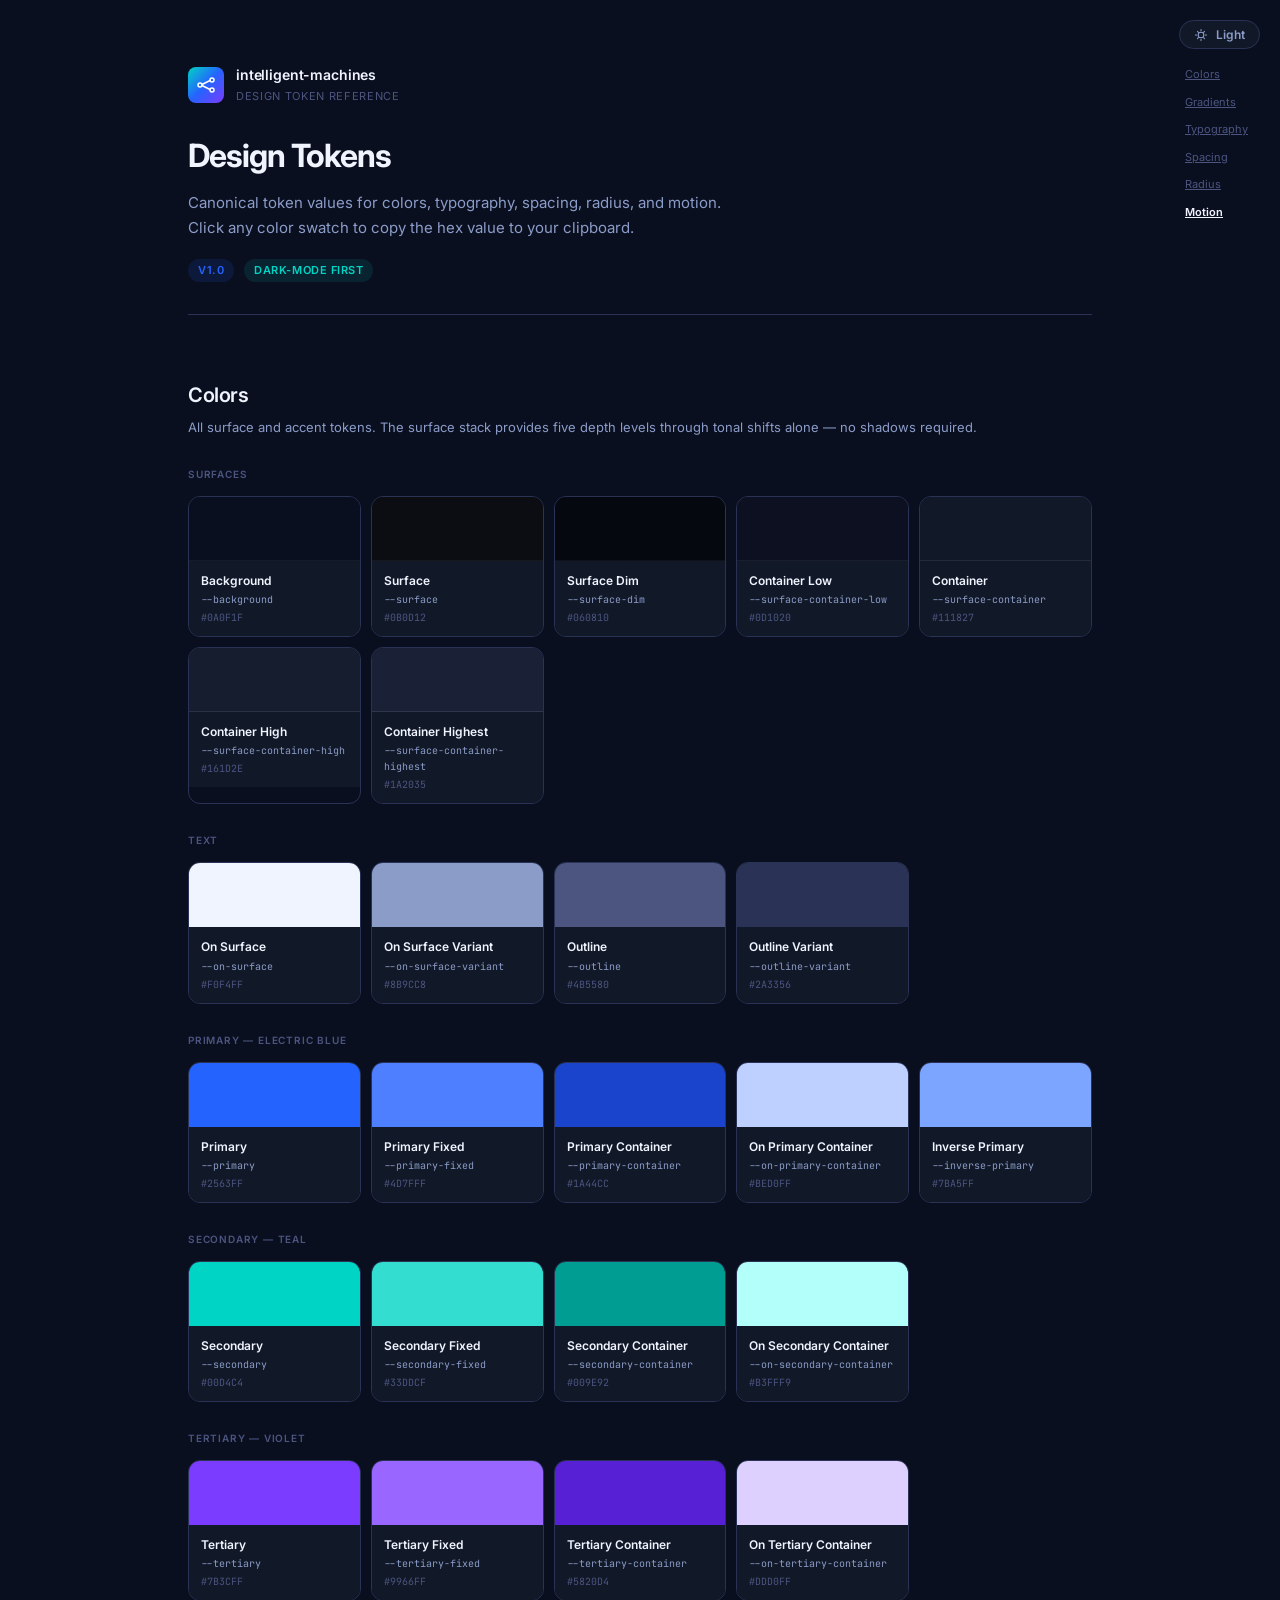
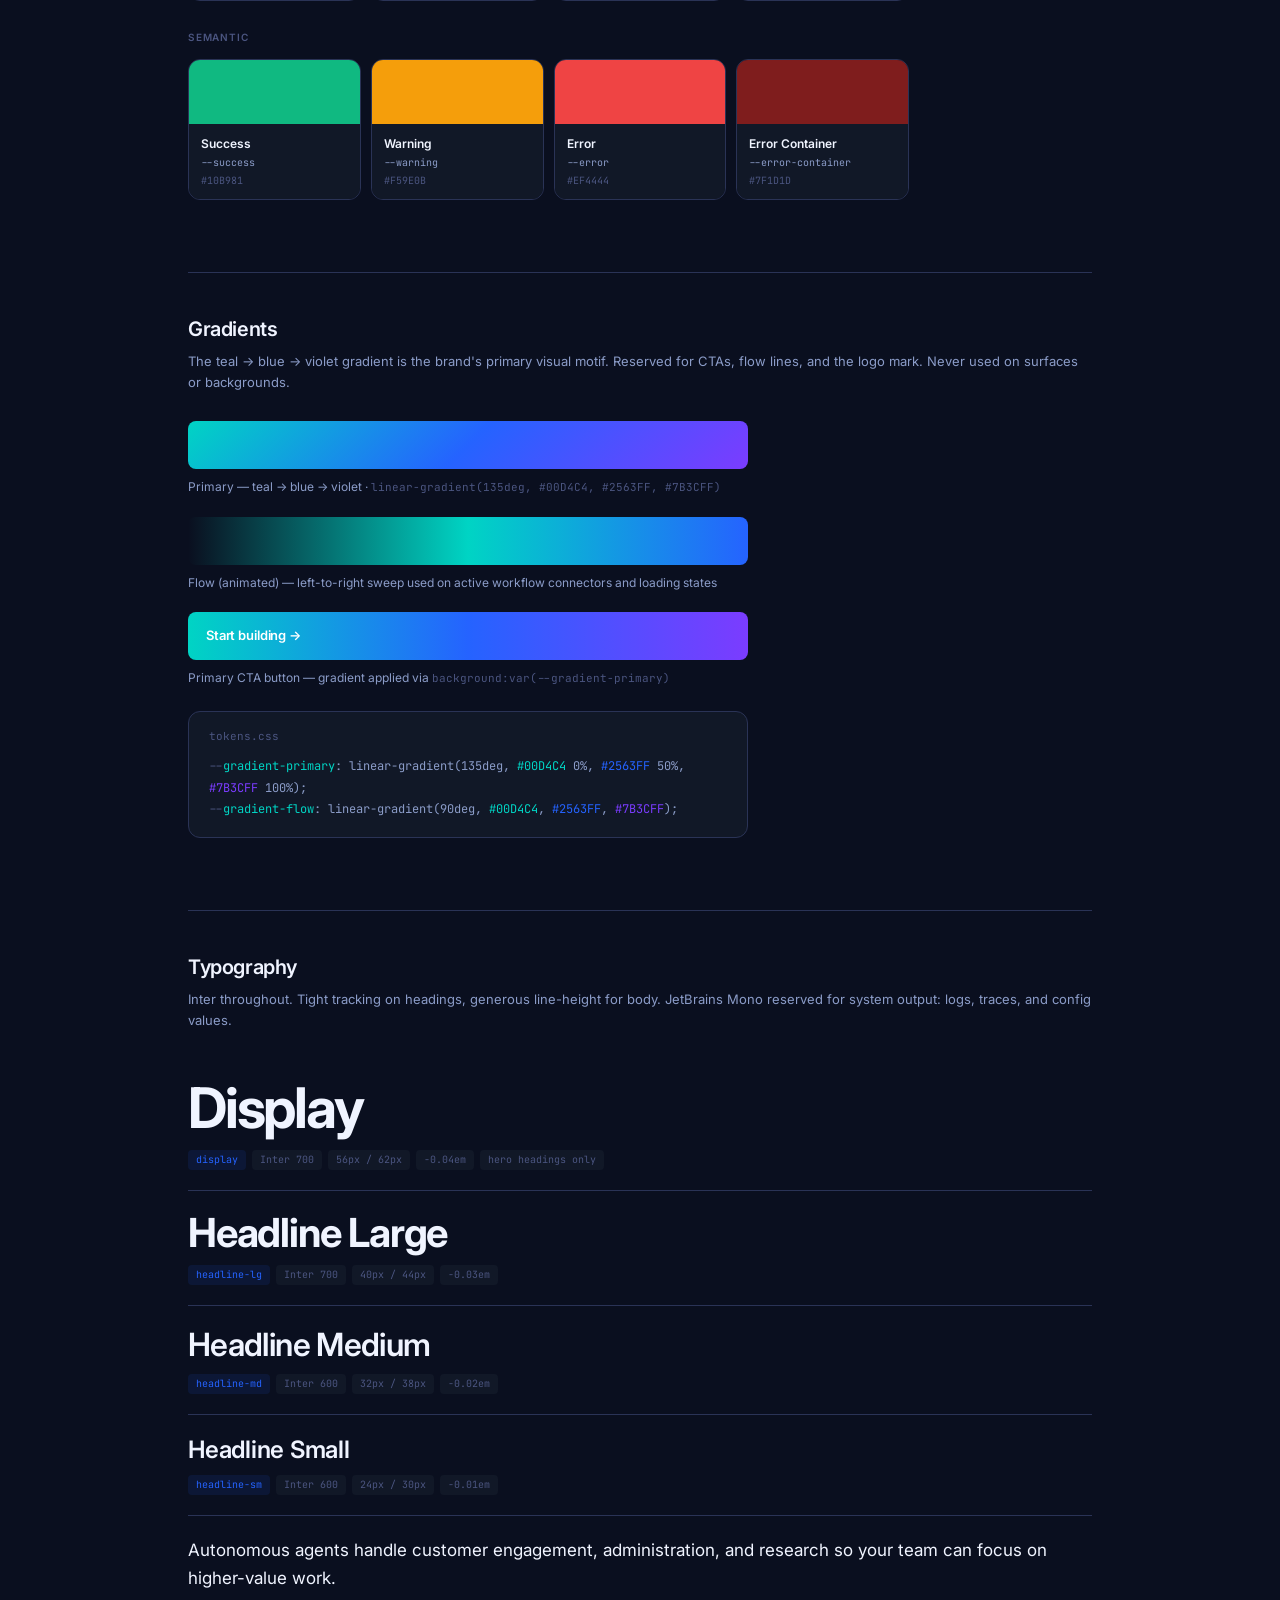
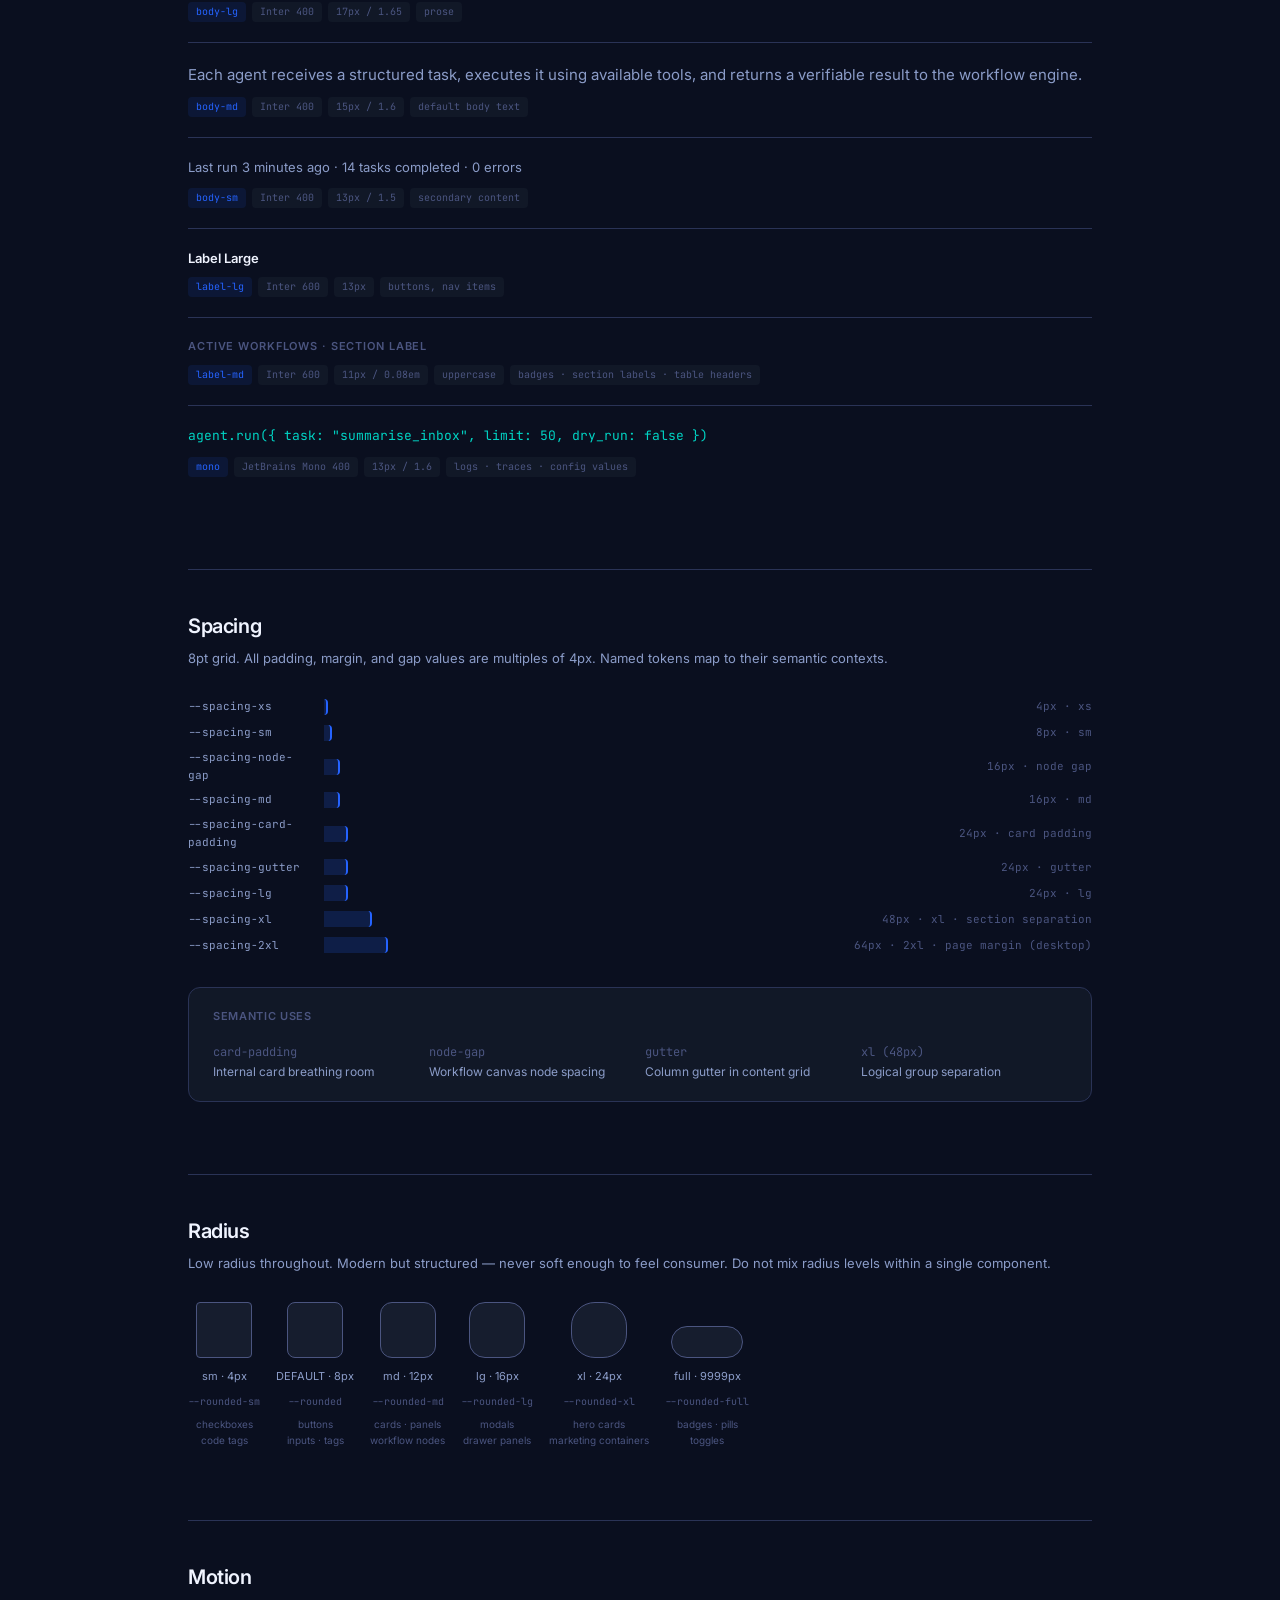
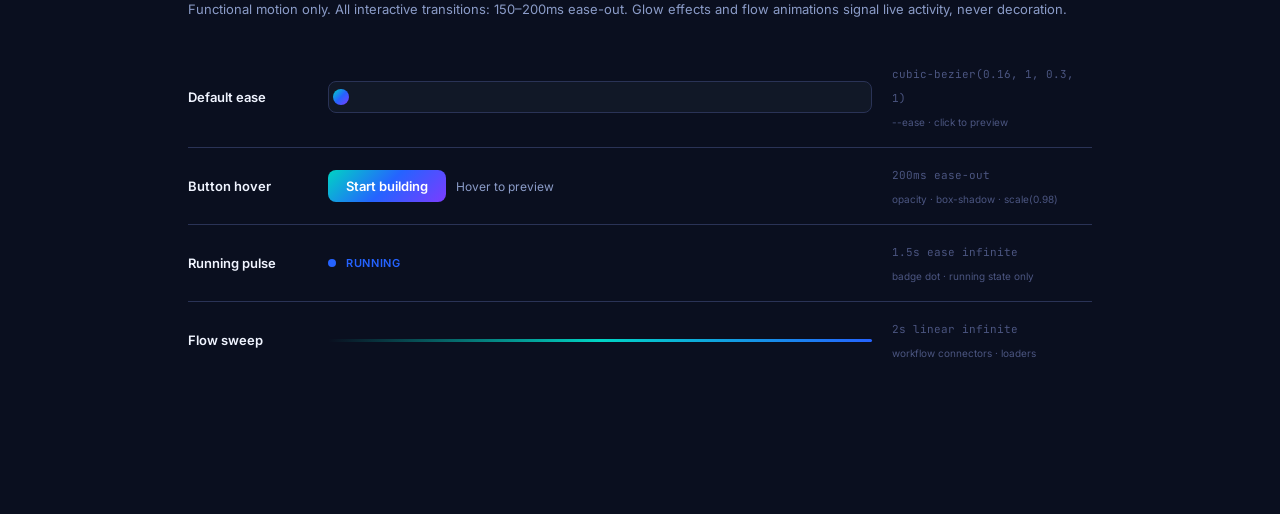
<file: design-system/tokens-reference.html>
<!DOCTYPE html>
<html lang="en">
<head>
<meta charset="UTF-8">
<meta name="viewport" content="width=device-width, initial-scale=1.0">
<title>intelligent-machines — Token Reference</title>
<link rel="preconnect" href="https://fonts.googleapis.com">
<link href="https://fonts.googleapis.com/css2?family=Inter:wght@400;500;600;700&family=JetBrains+Mono:wght@400;500&display=swap" rel="stylesheet">
<link id="theme-css" rel="stylesheet" href="tokens.css">
<style>
*,*::before,*::after{box-sizing:border-box;margin:0;padding:0}
html{scroll-behavior:smooth}
body{font-family:'Inter',sans-serif;background:var(--background);color:var(--on-surface);font-size:15px;line-height:1.6}

/* Page shell */
.page{max-width:1000px;margin:0 auto;padding:64px 48px}
@media(max-width:700px){.page{padding:32px 20px}}

/* Header */
.page-header{margin-bottom:64px;padding-bottom:32px;border-bottom:1px solid var(--outline-variant)}
.brand-mark{display:flex;align-items:center;gap:12px;margin-bottom:24px}
.brand-icon{width:36px;height:36px;background:var(--gradient-primary);border-radius:var(--rounded);display:flex;align-items:center;justify-content:center;flex-shrink:0}
.brand-icon svg{width:20px;height:20px}
.brand-name{font-size:14px;font-weight:600;letter-spacing:-0.01em;color:var(--on-surface)}
.brand-label{font-size:11px;color:var(--outline);letter-spacing:0.06em;text-transform:uppercase;margin-top:2px}
.page-title{font-size:32px;font-weight:700;letter-spacing:-0.03em;margin-bottom:10px}
.page-desc{font-size:15px;color:var(--on-surface-variant);max-width:560px;line-height:1.65}
.version-row{display:flex;align-items:center;gap:10px;margin-top:18px}
.chip{display:inline-flex;align-items:center;gap:5px;font-size:11px;font-weight:600;letter-spacing:0.05em;text-transform:uppercase;padding:3px 10px;border-radius:var(--rounded-full);background:rgba(37,99,255,0.12);color:var(--primary)}
.chip-teal{background:rgba(0,212,196,0.1);color:var(--secondary)}

/* Section */
.section{margin-bottom:72px;scroll-margin-top:24px}
.section-header{margin-bottom:28px}
.section-title{font-size:20px;font-weight:600;letter-spacing:-0.02em;margin-bottom:6px}
.section-desc{font-size:13px;color:var(--on-surface-variant);line-height:1.6}
hr.divider{border:none;border-top:1px solid var(--outline-variant);margin-bottom:40px}

/* Sub-label */
.sub-label{font-size:10px;font-weight:600;letter-spacing:0.08em;text-transform:uppercase;color:var(--outline);margin-bottom:14px;margin-top:28px}
.sub-label:first-child{margin-top:0}

/* Color swatches */
.swatch-grid{display:grid;grid-template-columns:repeat(auto-fill,minmax(148px,1fr));gap:10px}
.swatch{border-radius:var(--rounded-md);overflow:hidden;border:1px solid var(--outline-variant);cursor:pointer;transition:border-color 150ms var(--ease)}
.swatch:hover{border-color:var(--outline)}
.swatch-color{height:64px;position:relative;display:flex;align-items:flex-end;padding:6px 8px}
.swatch-copy-hint{font-size:10px;color:rgba(255,255,255,0.5);opacity:0;transition:opacity 150ms}
.swatch:hover .swatch-copy-hint{opacity:1}
.swatch-body{background:var(--surface-container);padding:10px 12px}
.swatch-name{font-size:12px;font-weight:600;color:var(--on-surface);margin-bottom:2px}
.swatch-token{font-size:10px;font-family:'JetBrains Mono',monospace;color:var(--on-surface-variant);margin-bottom:2px}
.swatch-hex{font-size:10px;font-family:'JetBrains Mono',monospace;color:var(--outline)}
.swatch.copied .swatch-body{background:rgba(0,212,196,0.08)}
.swatch.copied .swatch-hex{color:var(--secondary)}

/* Gradient strips */
.gradient-strip{height:48px;border-radius:var(--rounded);margin-bottom:8px;position:relative;overflow:hidden}
.gradient-strip-label{font-size:12px;color:var(--on-surface-variant);margin-bottom:20px}
.gradient-strip.animated{background:linear-gradient(90deg,transparent,#00D4C4,#2563FF,#7B3CFF,transparent);background-size:200% 100%;animation:flow 2.5s linear infinite}
@keyframes flow{0%{background-position:0% 50%}100%{background-position:200% 50%}}
@keyframes pulse{0%,100%{opacity:1;box-shadow:0 0 0 0 rgba(37,99,255,0.4)}50%{opacity:0.7;box-shadow:0 0 0 4px rgba(37,99,255,0)}}

/* Typography specimens */
.type-row{padding:20px 0;border-bottom:1px solid var(--outline-variant)}
.type-row:last-child{border-bottom:none}
.type-specimen{margin-bottom:10px}
.type-tags{display:flex;flex-wrap:wrap;gap:6px}
.type-tag{font-size:10px;font-family:'JetBrains Mono',monospace;background:var(--surface-container);color:var(--outline);padding:2px 8px;border-radius:var(--rounded-sm)}
.type-tag.highlight{background:rgba(37,99,255,0.1);color:var(--primary)}

/* Spacing scale */
.spacing-list{display:flex;flex-direction:column;gap:6px}
.spacing-row{display:flex;align-items:center;gap:16px}
.spacing-token{font-size:11px;font-family:'JetBrains Mono',monospace;color:var(--on-surface-variant);width:120px;flex-shrink:0}
.spacing-bar-wrap{flex:1;height:20px;display:flex;align-items:center}
.spacing-bar{height:16px;background:rgba(37,99,255,0.18);border-right:2px solid var(--primary);border-radius:0 var(--rounded-sm) var(--rounded-sm) 0;position:relative}
.spacing-px{font-size:11px;font-family:'JetBrains Mono',monospace;color:var(--outline);margin-left:10px;flex-shrink:0}

/* Radius */
.radius-grid{display:flex;gap:16px;flex-wrap:wrap;align-items:flex-end}
.radius-item{display:flex;flex-direction:column;align-items:center;gap:10px}
.radius-box{background:var(--surface-container-high);border:1px solid var(--outline)}
.radius-meta{text-align:center}
.radius-name{font-size:11px;color:var(--on-surface-variant);display:block;margin-bottom:2px}
.radius-val{font-size:10px;font-family:'JetBrains Mono',monospace;color:var(--outline)}

/* Motion */
.motion-row{display:flex;align-items:center;gap:20px;padding:14px 0;border-bottom:1px solid var(--outline-variant)}
.motion-row:last-child{border-bottom:none}
.motion-label{font-size:13px;font-weight:600;color:var(--on-surface);width:120px;flex-shrink:0}
.motion-track{flex:1;height:32px;background:var(--surface-container);border-radius:var(--rounded);position:relative;overflow:hidden;cursor:pointer;border:1px solid var(--outline-variant)}
.motion-thumb{width:16px;height:16px;border-radius:50%;background:var(--gradient-primary);position:absolute;top:50%;transform:translateY(-50%);left:4px;transition:none}
.motion-track:hover .motion-thumb{animation:none}
.motion-track.play .motion-thumb{animation:var(--anim)}
.motion-meta{width:200px;flex-shrink:0}
.motion-value{font-size:11px;font-family:'JetBrains Mono',monospace;color:var(--outline)}

/* Toast */
#copy-toast{position:fixed;bottom:24px;left:50%;transform:translateX(-50%) translateY(8px);background:var(--surface-container-highest);border:1px solid var(--outline);color:var(--on-surface);font-size:13px;padding:9px 18px;border-radius:var(--rounded);opacity:0;transition:all 250ms var(--ease);pointer-events:none;z-index:100}
#copy-toast.show{opacity:1;transform:translateX(-50%) translateY(0)}

/* Theme toggle */
.theme-toggle{position:fixed;top:20px;right:20px;z-index:200;display:flex;align-items:center;gap:8px;background:var(--surface-container);border:1px solid var(--outline-variant);border-radius:var(--rounded-full);padding:6px 14px;cursor:pointer;font-size:12px;font-weight:600;color:var(--on-surface-variant);transition:all 150ms var(--ease);font-family:'Inter',sans-serif}
.theme-toggle:hover{border-color:var(--outline);color:var(--on-surface)}
.theme-toggle svg{width:14px;height:14px;flex-shrink:0}

/* Sticky toc */
.toc{position:fixed;top:64px;right:32px;display:flex;flex-direction:column;gap:6px;z-index:10}
@media(max-width:1200px){.toc{display:none}}
.toc-item{font-size:11px;color:var(--outline);cursor:pointer;transition:color 150ms;padding:2px 0}
.toc-item:hover,.toc-item.active{color:var(--on-surface-variant)}
.toc-item.active{font-weight:600;color:var(--on-surface)}
</style>
</head>
<body>

<div id="copy-toast">Copied to clipboard</div>

<button class="theme-toggle" id="theme-btn" onclick="toggleTheme()" aria-label="Toggle light/dark theme">
  <svg id="theme-icon" viewBox="0 0 20 20" fill="none" stroke="currentColor" stroke-width="1.5" stroke-linecap="round"><circle cx="10" cy="10" r="4"/><path d="M10 2v2M10 16v2M2 10h2M16 10h2M4.9 4.9l1.4 1.4M13.7 13.7l1.4 1.4M4.9 15.1l1.4-1.4M13.7 6.3l1.4-1.4"/></svg>
  <span id="theme-label">Light</span>
</button>

<nav class="toc" aria-label="On this page">
  <a class="toc-item active" href="#colors">Colors</a>
  <a class="toc-item" href="#gradients">Gradients</a>
  <a class="toc-item" href="#typography">Typography</a>
  <a class="toc-item" href="#spacing">Spacing</a>
  <a class="toc-item" href="#radius">Radius</a>
  <a class="toc-item" href="#motion">Motion</a>
</nav>

<div class="page">

  <header class="page-header">
    <div class="brand-mark">
      <div class="brand-icon">
        <svg viewBox="0 0 20 20" fill="none" stroke="white" stroke-width="1.5" stroke-linecap="round">
          <circle cx="4" cy="10" r="2"/>
          <circle cx="16" cy="5" r="2"/>
          <circle cx="16" cy="15" r="2"/>
          <path d="M6 9.5l8-4M6 10.5l8 4"/>
        </svg>
      </div>
      <div>
        <div class="brand-name">intelligent-machines</div>
        <div class="brand-label">Design Token Reference</div>
      </div>
    </div>
    <h1 class="page-title">Design Tokens</h1>
    <p class="page-desc">Canonical token values for colors, typography, spacing, radius, and motion. Click any color swatch to copy the hex value to your clipboard.</p>
    <div class="version-row">
      <span class="chip">v1.0</span>
      <span class="chip chip-teal">Dark-mode first</span>
    </div>
  </header>

  <!-- COLORS -->
  <section class="section" id="colors">
    <div class="section-header">
      <h2 class="section-title">Colors</h2>
      <p class="section-desc">All surface and accent tokens. The surface stack provides five depth levels through tonal shifts alone — no shadows required.</p>
    </div>

    <p class="sub-label">Surfaces</p>
    <div class="swatch-grid">
      <div class="swatch" data-hex="#0A0F1F" onclick="copyHex(this)">
        <div class="swatch-color" style="background:#0A0F1F;border-bottom:1px solid rgba(255,255,255,0.05)"><span class="swatch-copy-hint">copy</span></div>
        <div class="swatch-body"><div class="swatch-name">Background</div><div class="swatch-token">--background</div><div class="swatch-hex">#0A0F1F</div></div>
      </div>
      <div class="swatch" data-hex="#0B0D12" onclick="copyHex(this)">
        <div class="swatch-color" style="background:#0B0D12;border-bottom:1px solid rgba(255,255,255,0.05)"><span class="swatch-copy-hint">copy</span></div>
        <div class="swatch-body"><div class="swatch-name">Surface</div><div class="swatch-token">--surface</div><div class="swatch-hex">#0B0D12</div></div>
      </div>
      <div class="swatch" data-hex="#060810" onclick="copyHex(this)">
        <div class="swatch-color" style="background:#060810;border-bottom:1px solid rgba(255,255,255,0.04)"><span class="swatch-copy-hint">copy</span></div>
        <div class="swatch-body"><div class="swatch-name">Surface Dim</div><div class="swatch-token">--surface-dim</div><div class="swatch-hex">#060810</div></div>
      </div>
      <div class="swatch" data-hex="#0D1020" onclick="copyHex(this)">
        <div class="swatch-color" style="background:#0D1020;border-bottom:1px solid rgba(255,255,255,0.06)"><span class="swatch-copy-hint">copy</span></div>
        <div class="swatch-body"><div class="swatch-name">Container Low</div><div class="swatch-token">--surface-container-low</div><div class="swatch-hex">#0D1020</div></div>
      </div>
      <div class="swatch" data-hex="#111827" onclick="copyHex(this)">
        <div class="swatch-color" style="background:#111827;border-bottom:1px solid rgba(255,255,255,0.08)"><span class="swatch-copy-hint">copy</span></div>
        <div class="swatch-body"><div class="swatch-name">Container</div><div class="swatch-token">--surface-container</div><div class="swatch-hex">#111827</div></div>
      </div>
      <div class="swatch" data-hex="#161D2E" onclick="copyHex(this)">
        <div class="swatch-color" style="background:#161D2E;border-bottom:1px solid rgba(255,255,255,0.09)"><span class="swatch-copy-hint">copy</span></div>
        <div class="swatch-body"><div class="swatch-name">Container High</div><div class="swatch-token">--surface-container-high</div><div class="swatch-hex">#161D2E</div></div>
      </div>
      <div class="swatch" data-hex="#1A2035" onclick="copyHex(this)">
        <div class="swatch-color" style="background:#1A2035;border-bottom:1px solid rgba(255,255,255,0.1)"><span class="swatch-copy-hint">copy</span></div>
        <div class="swatch-body"><div class="swatch-name">Container Highest</div><div class="swatch-token">--surface-container-highest</div><div class="swatch-hex">#1A2035</div></div>
      </div>
    </div>

    <p class="sub-label">Text</p>
    <div class="swatch-grid">
      <div class="swatch" data-hex="#F0F4FF" onclick="copyHex(this)">
        <div class="swatch-color" style="background:#F0F4FF"><span class="swatch-copy-hint" style="color:rgba(0,0,0,0.4)">copy</span></div>
        <div class="swatch-body"><div class="swatch-name">On Surface</div><div class="swatch-token">--on-surface</div><div class="swatch-hex">#F0F4FF</div></div>
      </div>
      <div class="swatch" data-hex="#8B9CC8" onclick="copyHex(this)">
        <div class="swatch-color" style="background:#8B9CC8"><span class="swatch-copy-hint" style="color:rgba(0,0,0,0.4)">copy</span></div>
        <div class="swatch-body"><div class="swatch-name">On Surface Variant</div><div class="swatch-token">--on-surface-variant</div><div class="swatch-hex">#8B9CC8</div></div>
      </div>
      <div class="swatch" data-hex="#4B5580" onclick="copyHex(this)">
        <div class="swatch-color" style="background:#4B5580"><span class="swatch-copy-hint">copy</span></div>
        <div class="swatch-body"><div class="swatch-name">Outline</div><div class="swatch-token">--outline</div><div class="swatch-hex">#4B5580</div></div>
      </div>
      <div class="swatch" data-hex="#2A3356" onclick="copyHex(this)">
        <div class="swatch-color" style="background:#2A3356"><span class="swatch-copy-hint">copy</span></div>
        <div class="swatch-body"><div class="swatch-name">Outline Variant</div><div class="swatch-token">--outline-variant</div><div class="swatch-hex">#2A3356</div></div>
      </div>
    </div>

    <p class="sub-label">Primary — Electric Blue</p>
    <div class="swatch-grid">
      <div class="swatch" data-hex="#2563FF" onclick="copyHex(this)">
        <div class="swatch-color" style="background:#2563FF"><span class="swatch-copy-hint">copy</span></div>
        <div class="swatch-body"><div class="swatch-name">Primary</div><div class="swatch-token">--primary</div><div class="swatch-hex">#2563FF</div></div>
      </div>
      <div class="swatch" data-hex="#4D7FFF" onclick="copyHex(this)">
        <div class="swatch-color" style="background:#4D7FFF"><span class="swatch-copy-hint">copy</span></div>
        <div class="swatch-body"><div class="swatch-name">Primary Fixed</div><div class="swatch-token">--primary-fixed</div><div class="swatch-hex">#4D7FFF</div></div>
      </div>
      <div class="swatch" data-hex="#1A44CC" onclick="copyHex(this)">
        <div class="swatch-color" style="background:#1A44CC"><span class="swatch-copy-hint">copy</span></div>
        <div class="swatch-body"><div class="swatch-name">Primary Container</div><div class="swatch-token">--primary-container</div><div class="swatch-hex">#1A44CC</div></div>
      </div>
      <div class="swatch" data-hex="#BED0FF" onclick="copyHex(this)">
        <div class="swatch-color" style="background:#BED0FF"><span class="swatch-copy-hint" style="color:rgba(0,0,0,0.4)">copy</span></div>
        <div class="swatch-body"><div class="swatch-name">On Primary Container</div><div class="swatch-token">--on-primary-container</div><div class="swatch-hex">#BED0FF</div></div>
      </div>
      <div class="swatch" data-hex="#7BA5FF" onclick="copyHex(this)">
        <div class="swatch-color" style="background:#7BA5FF"><span class="swatch-copy-hint" style="color:rgba(0,0,0,0.4)">copy</span></div>
        <div class="swatch-body"><div class="swatch-name">Inverse Primary</div><div class="swatch-token">--inverse-primary</div><div class="swatch-hex">#7BA5FF</div></div>
      </div>
    </div>

    <p class="sub-label">Secondary — Teal</p>
    <div class="swatch-grid">
      <div class="swatch" data-hex="#00D4C4" onclick="copyHex(this)">
        <div class="swatch-color" style="background:#00D4C4"><span class="swatch-copy-hint" style="color:rgba(0,0,0,0.4)">copy</span></div>
        <div class="swatch-body"><div class="swatch-name">Secondary</div><div class="swatch-token">--secondary</div><div class="swatch-hex">#00D4C4</div></div>
      </div>
      <div class="swatch" data-hex="#33DDCF" onclick="copyHex(this)">
        <div class="swatch-color" style="background:#33DDCF"><span class="swatch-copy-hint" style="color:rgba(0,0,0,0.4)">copy</span></div>
        <div class="swatch-body"><div class="swatch-name">Secondary Fixed</div><div class="swatch-token">--secondary-fixed</div><div class="swatch-hex">#33DDCF</div></div>
      </div>
      <div class="swatch" data-hex="#009E92" onclick="copyHex(this)">
        <div class="swatch-color" style="background:#009E92"><span class="swatch-copy-hint">copy</span></div>
        <div class="swatch-body"><div class="swatch-name">Secondary Container</div><div class="swatch-token">--secondary-container</div><div class="swatch-hex">#009E92</div></div>
      </div>
      <div class="swatch" data-hex="#B3FFF9" onclick="copyHex(this)">
        <div class="swatch-color" style="background:#B3FFF9"><span class="swatch-copy-hint" style="color:rgba(0,0,0,0.4)">copy</span></div>
        <div class="swatch-body"><div class="swatch-name">On Secondary Container</div><div class="swatch-token">--on-secondary-container</div><div class="swatch-hex">#B3FFF9</div></div>
      </div>
    </div>

    <p class="sub-label">Tertiary — Violet</p>
    <div class="swatch-grid">
      <div class="swatch" data-hex="#7B3CFF" onclick="copyHex(this)">
        <div class="swatch-color" style="background:#7B3CFF"><span class="swatch-copy-hint">copy</span></div>
        <div class="swatch-body"><div class="swatch-name">Tertiary</div><div class="swatch-token">--tertiary</div><div class="swatch-hex">#7B3CFF</div></div>
      </div>
      <div class="swatch" data-hex="#9966FF" onclick="copyHex(this)">
        <div class="swatch-color" style="background:#9966FF"><span class="swatch-copy-hint">copy</span></div>
        <div class="swatch-body"><div class="swatch-name">Tertiary Fixed</div><div class="swatch-token">--tertiary-fixed</div><div class="swatch-hex">#9966FF</div></div>
      </div>
      <div class="swatch" data-hex="#5820D4" onclick="copyHex(this)">
        <div class="swatch-color" style="background:#5820D4"><span class="swatch-copy-hint">copy</span></div>
        <div class="swatch-body"><div class="swatch-name">Tertiary Container</div><div class="swatch-token">--tertiary-container</div><div class="swatch-hex">#5820D4</div></div>
      </div>
      <div class="swatch" data-hex="#DDD0FF" onclick="copyHex(this)">
        <div class="swatch-color" style="background:#DDD0FF"><span class="swatch-copy-hint" style="color:rgba(0,0,0,0.4)">copy</span></div>
        <div class="swatch-body"><div class="swatch-name">On Tertiary Container</div><div class="swatch-token">--on-tertiary-container</div><div class="swatch-hex">#DDD0FF</div></div>
      </div>
    </div>

    <p class="sub-label">Semantic</p>
    <div class="swatch-grid">
      <div class="swatch" data-hex="#10B981" onclick="copyHex(this)">
        <div class="swatch-color" style="background:#10B981"><span class="swatch-copy-hint" style="color:rgba(0,0,0,0.4)">copy</span></div>
        <div class="swatch-body"><div class="swatch-name">Success</div><div class="swatch-token">--success</div><div class="swatch-hex">#10B981</div></div>
      </div>
      <div class="swatch" data-hex="#F59E0B" onclick="copyHex(this)">
        <div class="swatch-color" style="background:#F59E0B"><span class="swatch-copy-hint" style="color:rgba(0,0,0,0.4)">copy</span></div>
        <div class="swatch-body"><div class="swatch-name">Warning</div><div class="swatch-token">--warning</div><div class="swatch-hex">#F59E0B</div></div>
      </div>
      <div class="swatch" data-hex="#EF4444" onclick="copyHex(this)">
        <div class="swatch-color" style="background:#EF4444"><span class="swatch-copy-hint">copy</span></div>
        <div class="swatch-body"><div class="swatch-name">Error</div><div class="swatch-token">--error</div><div class="swatch-hex">#EF4444</div></div>
      </div>
      <div class="swatch" data-hex="#7F1D1D" onclick="copyHex(this)">
        <div class="swatch-color" style="background:#7F1D1D"><span class="swatch-copy-hint">copy</span></div>
        <div class="swatch-body"><div class="swatch-name">Error Container</div><div class="swatch-token">--error-container</div><div class="swatch-hex">#7F1D1D</div></div>
      </div>
    </div>
  </section>

  <hr class="divider">

  <!-- GRADIENTS -->
  <section class="section" id="gradients">
    <div class="section-header">
      <h2 class="section-title">Gradients</h2>
      <p class="section-desc">The teal → blue → violet gradient is the brand's primary visual motif. Reserved for CTAs, flow lines, and the logo mark. Never used on surfaces or backgrounds.</p>
    </div>

    <div style="max-width:560px">
      <div class="gradient-strip" style="background:linear-gradient(135deg,#00D4C4 0%,#2563FF 50%,#7B3CFF 100%)"></div>
      <p class="gradient-strip-label">Primary — teal → blue → violet · <code style="font-family:'JetBrains Mono',monospace;font-size:11px;color:var(--outline)">linear-gradient(135deg, #00D4C4, #2563FF, #7B3CFF)</code></p>

      <div class="gradient-strip animated"></div>
      <p class="gradient-strip-label">Flow (animated) — left-to-right sweep used on active workflow connectors and loading states</p>

      <div style="height:48px;border-radius:var(--rounded);background:linear-gradient(90deg,#00D4C4,#2563FF,#7B3CFF);position:relative;overflow:hidden;margin-bottom:8px">
        <div style="position:absolute;inset:0;display:flex;align-items:center;padding:0 18px">
          <span style="font-size:13px;font-weight:600;color:#fff;letter-spacing:-0.01em">Start building →</span>
        </div>
      </div>
      <p class="gradient-strip-label">Primary CTA button — gradient applied via <code style="font-family:'JetBrains Mono',monospace;font-size:11px;color:var(--outline)">background:var(--gradient-primary)</code></p>

      <div style="margin-top:24px;background:var(--surface-container);border-radius:var(--rounded-md);border:1px solid var(--outline-variant);padding:16px 20px">
        <p style="font-size:11px;font-family:'JetBrains Mono',monospace;color:var(--outline);margin-bottom:10px">tokens.css</p>
        <p style="font-size:12px;font-family:'JetBrains Mono',monospace;line-height:1.8;color:var(--on-surface-variant)">
          <span style="color:var(--outline)">--</span><span style="color:var(--secondary)">gradient-primary</span>: linear-gradient(135deg, <span style="color:var(--secondary)">#00D4C4</span> 0%, <span style="color:var(--primary)">#2563FF</span> 50%, <span style="color:var(--tertiary)">#7B3CFF</span> 100%);<br>
          <span style="color:var(--outline)">--</span><span style="color:var(--secondary)">gradient-flow</span>: linear-gradient(90deg, <span style="color:var(--secondary)">#00D4C4</span>, <span style="color:var(--primary)">#2563FF</span>, <span style="color:var(--tertiary)">#7B3CFF</span>);
        </p>
      </div>
    </div>
  </section>

  <hr class="divider">

  <!-- TYPOGRAPHY -->
  <section class="section" id="typography">
    <div class="section-header">
      <h2 class="section-title">Typography</h2>
      <p class="section-desc">Inter throughout. Tight tracking on headings, generous line-height for body. JetBrains Mono reserved for system output: logs, traces, and config values.</p>
    </div>

    <div class="type-row">
      <div class="type-specimen" style="font-size:56px;font-weight:700;letter-spacing:-0.04em;line-height:1.1">Display</div>
      <div class="type-tags">
        <span class="type-tag highlight">display</span>
        <span class="type-tag">Inter 700</span>
        <span class="type-tag">56px / 62px</span>
        <span class="type-tag">−0.04em</span>
        <span class="type-tag">hero headings only</span>
      </div>
    </div>

    <div class="type-row">
      <div class="type-specimen" style="font-size:40px;font-weight:700;letter-spacing:-0.03em;line-height:1.1">Headline Large</div>
      <div class="type-tags">
        <span class="type-tag highlight">headline-lg</span>
        <span class="type-tag">Inter 700</span>
        <span class="type-tag">40px / 44px</span>
        <span class="type-tag">−0.03em</span>
      </div>
    </div>

    <div class="type-row">
      <div class="type-specimen" style="font-size:32px;font-weight:600;letter-spacing:-0.02em;line-height:1.19">Headline Medium</div>
      <div class="type-tags">
        <span class="type-tag highlight">headline-md</span>
        <span class="type-tag">Inter 600</span>
        <span class="type-tag">32px / 38px</span>
        <span class="type-tag">−0.02em</span>
      </div>
    </div>

    <div class="type-row">
      <div class="type-specimen" style="font-size:24px;font-weight:600;letter-spacing:-0.01em;line-height:1.25">Headline Small</div>
      <div class="type-tags">
        <span class="type-tag highlight">headline-sm</span>
        <span class="type-tag">Inter 600</span>
        <span class="type-tag">24px / 30px</span>
        <span class="type-tag">−0.01em</span>
      </div>
    </div>

    <div class="type-row">
      <div class="type-specimen" style="font-size:17px;line-height:1.65">Autonomous agents handle customer engagement, administration, and research so your team can focus on higher-value work.</div>
      <div class="type-tags">
        <span class="type-tag highlight">body-lg</span>
        <span class="type-tag">Inter 400</span>
        <span class="type-tag">17px / 1.65</span>
        <span class="type-tag">prose</span>
      </div>
    </div>

    <div class="type-row">
      <div class="type-specimen" style="font-size:15px;line-height:1.6;color:var(--on-surface-variant)">Each agent receives a structured task, executes it using available tools, and returns a verifiable result to the workflow engine.</div>
      <div class="type-tags">
        <span class="type-tag highlight">body-md</span>
        <span class="type-tag">Inter 400</span>
        <span class="type-tag">15px / 1.6</span>
        <span class="type-tag">default body text</span>
      </div>
    </div>

    <div class="type-row">
      <div class="type-specimen" style="font-size:13px;line-height:1.5;color:var(--on-surface-variant)">Last run 3 minutes ago · 14 tasks completed · 0 errors</div>
      <div class="type-tags">
        <span class="type-tag highlight">body-sm</span>
        <span class="type-tag">Inter 400</span>
        <span class="type-tag">13px / 1.5</span>
        <span class="type-tag">secondary content</span>
      </div>
    </div>

    <div class="type-row">
      <div class="type-specimen" style="font-size:13px;font-weight:600;line-height:1.4">Label Large</div>
      <div class="type-tags">
        <span class="type-tag highlight">label-lg</span>
        <span class="type-tag">Inter 600</span>
        <span class="type-tag">13px</span>
        <span class="type-tag">buttons, nav items</span>
      </div>
    </div>

    <div class="type-row">
      <div class="type-specimen" style="font-size:11px;font-weight:600;letter-spacing:0.08em;text-transform:uppercase;color:var(--outline)">Active Workflows · Section Label</div>
      <div class="type-tags">
        <span class="type-tag highlight">label-md</span>
        <span class="type-tag">Inter 600</span>
        <span class="type-tag">11px / 0.08em</span>
        <span class="type-tag">uppercase</span>
        <span class="type-tag">badges · section labels · table headers</span>
      </div>
    </div>

    <div class="type-row">
      <div class="type-specimen" style="font-family:'JetBrains Mono',monospace;font-size:13px;color:var(--secondary);line-height:1.6">agent.run({ task: "summarise_inbox", limit: 50, dry_run: false })</div>
      <div class="type-tags">
        <span class="type-tag highlight">mono</span>
        <span class="type-tag">JetBrains Mono 400</span>
        <span class="type-tag">13px / 1.6</span>
        <span class="type-tag">logs · traces · config values</span>
      </div>
    </div>
  </section>

  <hr class="divider">

  <!-- SPACING -->
  <section class="section" id="spacing">
    <div class="section-header">
      <h2 class="section-title">Spacing</h2>
      <p class="section-desc">8pt grid. All padding, margin, and gap values are multiples of 4px. Named tokens map to their semantic contexts.</p>
    </div>

    <div class="spacing-list">
      <div class="spacing-row">
        <span class="spacing-token">--spacing-xs</span>
        <div class="spacing-bar-wrap"><div class="spacing-bar" style="width:4px"></div></div>
        <span class="spacing-px">4px · xs</span>
      </div>
      <div class="spacing-row">
        <span class="spacing-token">--spacing-sm</span>
        <div class="spacing-bar-wrap"><div class="spacing-bar" style="width:8px"></div></div>
        <span class="spacing-px">8px · sm</span>
      </div>
      <div class="spacing-row">
        <span class="spacing-token">--spacing-node-gap</span>
        <div class="spacing-bar-wrap"><div class="spacing-bar" style="width:16px"></div></div>
        <span class="spacing-px">16px · node gap</span>
      </div>
      <div class="spacing-row">
        <span class="spacing-token">--spacing-md</span>
        <div class="spacing-bar-wrap"><div class="spacing-bar" style="width:16px"></div></div>
        <span class="spacing-px">16px · md</span>
      </div>
      <div class="spacing-row">
        <span class="spacing-token">--spacing-card-padding</span>
        <div class="spacing-bar-wrap"><div class="spacing-bar" style="width:24px"></div></div>
        <span class="spacing-px">24px · card padding</span>
      </div>
      <div class="spacing-row">
        <span class="spacing-token">--spacing-gutter</span>
        <div class="spacing-bar-wrap"><div class="spacing-bar" style="width:24px"></div></div>
        <span class="spacing-px">24px · gutter</span>
      </div>
      <div class="spacing-row">
        <span class="spacing-token">--spacing-lg</span>
        <div class="spacing-bar-wrap"><div class="spacing-bar" style="width:24px"></div></div>
        <span class="spacing-px">24px · lg</span>
      </div>
      <div class="spacing-row">
        <span class="spacing-token">--spacing-xl</span>
        <div class="spacing-bar-wrap"><div class="spacing-bar" style="width:48px"></div></div>
        <span class="spacing-px">48px · xl · section separation</span>
      </div>
      <div class="spacing-row">
        <span class="spacing-token">--spacing-2xl</span>
        <div class="spacing-bar-wrap"><div class="spacing-bar" style="width:64px"></div></div>
        <span class="spacing-px">64px · 2xl · page margin (desktop)</span>
      </div>
    </div>

    <div style="margin-top:32px;background:var(--surface-container);border:1px solid var(--outline-variant);border-radius:var(--rounded-md);padding:20px 24px">
      <p style="font-size:11px;font-weight:600;letter-spacing:0.06em;text-transform:uppercase;color:var(--outline);margin-bottom:16px">Semantic uses</p>
      <div style="display:grid;grid-template-columns:repeat(auto-fill,minmax(200px,1fr));gap:10px">
        <div style="font-size:12px;color:var(--on-surface-variant)"><span style="font-family:'JetBrains Mono',monospace;color:var(--outline)">card-padding</span><br>Internal card breathing room</div>
        <div style="font-size:12px;color:var(--on-surface-variant)"><span style="font-family:'JetBrains Mono',monospace;color:var(--outline)">node-gap</span><br>Workflow canvas node spacing</div>
        <div style="font-size:12px;color:var(--on-surface-variant)"><span style="font-family:'JetBrains Mono',monospace;color:var(--outline)">gutter</span><br>Column gutter in content grid</div>
        <div style="font-size:12px;color:var(--on-surface-variant)"><span style="font-family:'JetBrains Mono',monospace;color:var(--outline)">xl (48px)</span><br>Logical group separation</div>
      </div>
    </div>
  </section>

  <hr class="divider">

  <!-- RADIUS -->
  <section class="section" id="radius">
    <div class="section-header">
      <h2 class="section-title">Radius</h2>
      <p class="section-desc">Low radius throughout. Modern but structured — never soft enough to feel consumer. Do not mix radius levels within a single component.</p>
    </div>

    <div class="radius-grid">
      <div class="radius-item">
        <div class="radius-box" style="width:56px;height:56px;border-radius:4px"></div>
        <div class="radius-meta">
          <span class="radius-name">sm · 4px</span>
          <span class="radius-val">--rounded-sm</span>
          <div style="font-size:10px;color:var(--outline);margin-top:4px;text-align:center">checkboxes<br>code tags</div>
        </div>
      </div>
      <div class="radius-item">
        <div class="radius-box" style="width:56px;height:56px;border-radius:8px"></div>
        <div class="radius-meta">
          <span class="radius-name">DEFAULT · 8px</span>
          <span class="radius-val">--rounded</span>
          <div style="font-size:10px;color:var(--outline);margin-top:4px;text-align:center">buttons<br>inputs · tags</div>
        </div>
      </div>
      <div class="radius-item">
        <div class="radius-box" style="width:56px;height:56px;border-radius:12px"></div>
        <div class="radius-meta">
          <span class="radius-name">md · 12px</span>
          <span class="radius-val">--rounded-md</span>
          <div style="font-size:10px;color:var(--outline);margin-top:4px;text-align:center">cards · panels<br>workflow nodes</div>
        </div>
      </div>
      <div class="radius-item">
        <div class="radius-box" style="width:56px;height:56px;border-radius:16px"></div>
        <div class="radius-meta">
          <span class="radius-name">lg · 16px</span>
          <span class="radius-val">--rounded-lg</span>
          <div style="font-size:10px;color:var(--outline);margin-top:4px;text-align:center">modals<br>drawer panels</div>
        </div>
      </div>
      <div class="radius-item">
        <div class="radius-box" style="width:56px;height:56px;border-radius:24px"></div>
        <div class="radius-meta">
          <span class="radius-name">xl · 24px</span>
          <span class="radius-val">--rounded-xl</span>
          <div style="font-size:10px;color:var(--outline);margin-top:4px;text-align:center">hero cards<br>marketing containers</div>
        </div>
      </div>
      <div class="radius-item">
        <div class="radius-box" style="width:72px;height:32px;border-radius:9999px"></div>
        <div class="radius-meta">
          <span class="radius-name">full · 9999px</span>
          <span class="radius-val">--rounded-full</span>
          <div style="font-size:10px;color:var(--outline);margin-top:4px;text-align:center">badges · pills<br>toggles</div>
        </div>
      </div>
    </div>
  </section>

  <hr class="divider">

  <!-- MOTION -->
  <section class="section" id="motion">
    <div class="section-header">
      <h2 class="section-title">Motion</h2>
      <p class="section-desc">Functional motion only. All interactive transitions: 150–200ms ease-out. Glow effects and flow animations signal live activity, never decoration.</p>
    </div>

    <div class="motion-row">
      <span class="motion-label">Default ease</span>
      <div class="motion-track" id="ease-track" onclick="playMotion(this,'ease-anim')" title="Click to preview">
        <div class="motion-thumb" id="ease-thumb"></div>
      </div>
      <div class="motion-meta"><span class="motion-value">cubic-bezier(0.16, 1, 0.3, 1)</span><br><span style="font-size:10px;color:var(--outline)">--ease · click to preview</span></div>
    </div>
    <div class="motion-row">
      <span class="motion-label">Button hover</span>
      <div style="display:flex;align-items:center;gap:10px;flex:1">
        <button style="background:linear-gradient(135deg,#00D4C4,#2563FF,#7B3CFF);color:#fff;border:none;padding:8px 18px;border-radius:8px;font-size:13px;font-weight:600;font-family:'Inter',sans-serif;cursor:pointer;transition:all 200ms cubic-bezier(0.16,1,0.3,1);" onmouseover="this.style.opacity='0.88';this.style.boxShadow='0 4px 16px rgba(37,99,255,0.35)'" onmouseout="this.style.opacity='1';this.style.boxShadow='none'" onmousedown="this.style.transform='scale(0.98)'" onmouseup="this.style.transform='scale(1)'">Start building</button>
        <span style="font-size:12px;color:var(--on-surface-variant)">Hover to preview</span>
      </div>
      <div class="motion-meta"><span class="motion-value">200ms ease-out</span><br><span style="font-size:10px;color:var(--outline)">opacity · box-shadow · scale(0.98)</span></div>
    </div>
    <div class="motion-row">
      <span class="motion-label">Running pulse</span>
      <div style="flex:1;display:flex;align-items:center;gap:10px">
        <div style="width:8px;height:8px;border-radius:50%;background:var(--primary);animation:pulse 1.5s ease infinite;flex-shrink:0"></div>
        <span style="font-size:12px;color:var(--primary);font-weight:600;letter-spacing:0.06em;text-transform:uppercase;font-size:11px">Running</span>
      </div>
      <div class="motion-meta"><span class="motion-value">1.5s ease infinite</span><br><span style="font-size:10px;color:var(--outline)">badge dot · running state only</span></div>
    </div>
    <div class="motion-row">
      <span class="motion-label">Flow sweep</span>
      <div style="flex:1">
        <div style="height:3px;border-radius:9999px;background:linear-gradient(90deg,transparent,#00D4C4,#2563FF,#7B3CFF,transparent);background-size:200% 100%;animation:flow 2s linear infinite"></div>
      </div>
      <div class="motion-meta"><span class="motion-value">2s linear infinite</span><br><span style="font-size:10px;color:var(--outline)">workflow connectors · loaders</span></div>
    </div>
  </section>

</div>

<script>
function copyHex(el) {
  const hex = el.dataset.hex;
  navigator.clipboard.writeText(hex).then(() => {
    el.classList.add('copied');
    const toast = document.getElementById('copy-toast');
    toast.textContent = 'Copied ' + hex;
    toast.classList.add('show');
    setTimeout(() => { toast.classList.remove('show'); el.classList.remove('copied'); }, 1800);
  });
}

function playMotion(track, id) {
  const thumb = track.querySelector('.motion-thumb');
  thumb.style.transition = 'none';
  thumb.style.left = '4px';
  requestAnimationFrame(() => {
    requestAnimationFrame(() => {
      thumb.style.transition = 'left 600ms cubic-bezier(0.16,1,0.3,1)';
      thumb.style.left = 'calc(100% - 20px)';
      setTimeout(() => {
        thumb.style.transition = 'none';
        thumb.style.left = '4px';
      }, 900);
    });
  });
}

const tocItems = document.querySelectorAll('.toc-item');
const sections = document.querySelectorAll('section[id]');
const observer = new IntersectionObserver(entries => {
  entries.forEach(e => {
    if (e.isIntersecting) {
      tocItems.forEach(t => t.classList.toggle('active', t.getAttribute('href') === '#' + e.target.id));
    }
  });
}, { threshold: 0.2, rootMargin: '-40px 0px -50% 0px' });
sections.forEach(s => observer.observe(s));

let isLight = false;
const moonIcon = `<svg viewBox="0 0 20 20" fill="none" stroke="currentColor" stroke-width="1.5" stroke-linecap="round"><path d="M17 11.5A7 7 0 1 1 8.5 3 5.5 5.5 0 0 0 17 11.5z"/></svg>`;
const sunIcon = `<svg viewBox="0 0 20 20" fill="none" stroke="currentColor" stroke-width="1.5" stroke-linecap="round"><circle cx="10" cy="10" r="4"/><path d="M10 2v2M10 16v2M2 10h2M16 10h2M4.9 4.9l1.4 1.4M13.7 13.7l1.4 1.4M4.9 15.1l1.4-1.4M13.7 6.3l1.4-1.4"/></svg>`;
function toggleTheme() {
  isLight = !isLight;
  document.getElementById('theme-css').href = isLight ? 'tokens-light.css' : 'tokens.css';
  document.getElementById('theme-label').textContent = isLight ? 'Dark' : 'Light';
  document.getElementById('theme-icon').outerHTML = isLight ? moonIcon.replace('id="theme-icon"','') : sunIcon.replace('id="theme-icon"','');
  document.getElementById('theme-btn').querySelector('svg').id = 'theme-icon';
}
</script>
</body>
</html>
</file>
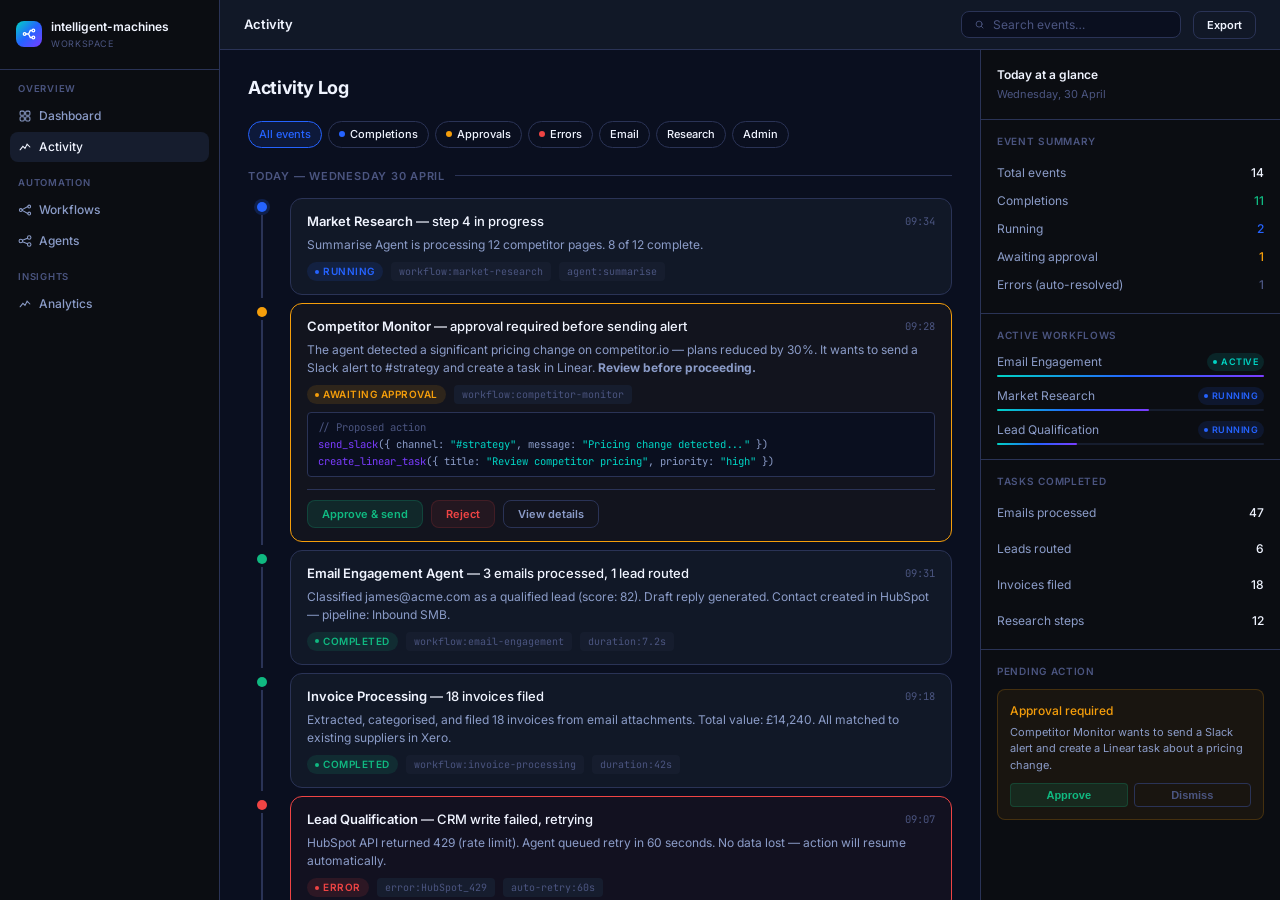
<file: design-system/screens/activity.html>
<!DOCTYPE html>
<html lang="en">
<head>
<meta charset="UTF-8">
<meta name="viewport" content="width=device-width, initial-scale=1.0">
<title>Activity — intelligent-machines</title>
<link href="https://fonts.googleapis.com/css2?family=Inter:wght@400;500;600;700&family=JetBrains+Mono:wght@400;500&display=swap" rel="stylesheet">
<link rel="stylesheet" href="../tokens.css">
<style>
*,*::before,*::after{box-sizing:border-box;margin:0;padding:0}
html,body{height:100%;font-family:'Inter',sans-serif;background:var(--background);color:var(--on-surface);font-size:14px;line-height:1.5}
.layout{display:flex;height:100vh;overflow:hidden}
.sidebar{width:220px;background:var(--surface);border-right:1px solid var(--outline-variant);display:flex;flex-direction:column;flex-shrink:0}
.sidebar-top{padding:18px 16px;border-bottom:1px solid var(--outline-variant)}
.logo{display:flex;align-items:center;gap:9px}
.logo-icon{width:26px;height:26px;background:var(--gradient-primary);border-radius:var(--rounded);display:flex;align-items:center;justify-content:center}
.logo-icon svg{width:14px;height:14px}
.logo-name{font-size:12px;font-weight:600}
.logo-sub{font-size:9px;color:var(--outline);letter-spacing:0.07em;text-transform:uppercase;margin-top:1px}
.sidebar-nav{padding:12px 10px;flex:1}
.nav-section-label{font-size:9.5px;font-weight:600;letter-spacing:0.08em;text-transform:uppercase;color:var(--outline);padding:0 8px;margin:14px 0 5px}
.nav-section-label:first-child{margin-top:0}
.nav-item{display:flex;align-items:center;gap:7px;padding:6px 8px;border-radius:var(--rounded);font-size:12px;font-weight:500;color:var(--on-surface-variant);cursor:pointer;transition:all 150ms var(--ease);margin-bottom:1px;text-decoration:none}
.nav-item:hover{color:var(--on-surface);background:var(--surface-container-high)}
.nav-item.active{color:var(--on-surface);background:var(--surface-container-high)}
.nav-item svg{width:14px;height:14px;flex-shrink:0}
.main{flex:1;display:flex;flex-direction:column;min-width:0;overflow:hidden}
.topbar{height:50px;background:var(--surface-container);border-bottom:1px solid var(--outline-variant);display:flex;align-items:center;padding:0 24px;gap:12px;flex-shrink:0}
.topbar-title{font-size:13px;font-weight:600}
.topbar-spacer{flex:1}
.search{display:flex;align-items:center;gap:7px;background:var(--background);border:1px solid var(--outline-variant);border-radius:var(--rounded);padding:5px 12px;width:220px}
.search input{background:none;border:none;outline:none;font-size:12px;color:var(--on-surface);font-family:'Inter',sans-serif;width:100%}
.search input::placeholder{color:var(--outline)}
.search svg{width:12px;height:12px;color:var(--outline);flex-shrink:0}
.btn{display:inline-flex;align-items:center;gap:6px;padding:6px 13px;border-radius:var(--rounded);font-size:12px;font-weight:600;cursor:pointer;transition:all 200ms var(--ease);border:none;font-family:'Inter',sans-serif}
.btn-secondary{background:var(--surface-container);color:var(--on-surface);border:1px solid var(--outline-variant)}
.btn-secondary:hover{background:var(--surface-container-high);border-color:var(--outline)}
.btn-ghost{background:var(--surface);color:var(--on-surface-variant);border:none;padding:5px 10px}
.btn-ghost:hover{color:var(--on-surface)}
.filter-chip{display:inline-flex;align-items:center;gap:5px;padding:4px 10px;border-radius:var(--rounded-full);font-size:11px;font-weight:500;cursor:pointer;transition:all 150ms var(--ease);border:1px solid var(--outline-variant)}
.filter-chip:hover{border-color:var(--outline)}
.filter-chip.on{background:rgba(37,99,255,0.12);border-color:var(--primary);color:var(--primary)}
.badge{display:inline-flex;align-items:center;gap:4px;font-size:10px;font-weight:600;letter-spacing:0.05em;text-transform:uppercase;padding:2px 8px;border-radius:var(--rounded-full)}
.badge-dot{width:4px;height:4px;border-radius:50%}
.ba{background:rgba(0,212,196,0.12);color:var(--secondary)}.ba .badge-dot{background:var(--secondary)}
.br{background:rgba(37,99,255,0.12);color:var(--primary)}.br .badge-dot{background:var(--primary);animation:pulse 1.5s ease infinite}
.bc{background:rgba(16,185,129,0.12);color:var(--success)}.bc .badge-dot{background:var(--success)}
.bw{background:rgba(245,158,11,0.12);color:var(--warning)}.bw .badge-dot{background:var(--warning)}
.be{background:rgba(239,68,68,0.12);color:var(--error)}.be .badge-dot{background:var(--error)}

.body{flex:1;overflow-y:auto;display:flex;min-height:0}

/* Main feed */
.feed{flex:1;padding:24px 28px;overflow-y:auto;min-width:0}
.feed-header{display:flex;align-items:center;justify-content:space-between;margin-bottom:20px}
.feed-title{font-size:18px;font-weight:700;letter-spacing:-0.02em}
.filters{display:flex;gap:6px;margin-bottom:20px;flex-wrap:wrap}

/* Timeline */
.day-group{margin-bottom:32px}
.day-label{font-size:11px;font-weight:600;letter-spacing:0.07em;text-transform:uppercase;color:var(--outline);margin-bottom:14px;display:flex;align-items:center;gap:10px}
.day-label::after{content:'';flex:1;height:1px;background:var(--outline-variant)}

.event{display:flex;gap:14px;margin-bottom:2px;position:relative}
.event-line-col{display:flex;flex-direction:column;align-items:center;flex-shrink:0;width:28px}
.event-dot{width:10px;height:10px;border-radius:50%;flex-shrink:0;margin-top:4px}
.event-line{width:1.5px;flex:1;min-height:12px;margin:3px 0}
.event-card{flex:1;background:var(--surface-container);border:1px solid var(--outline-variant);border-radius:var(--rounded-md);padding:13px 16px;margin-bottom:6px;transition:border-color 150ms var(--ease);cursor:pointer}
.event-card:hover{border-color:var(--outline)}
.event-card.approval{border-color:var(--warning);background:rgba(245,158,11,0.03)}
.event-card.error{border-color:var(--error);background:rgba(239,68,68,0.03)}
.event-header{display:flex;align-items:flex-start;justify-content:space-between;gap:10px;margin-bottom:6px}
.event-title{font-size:13px;font-weight:500;color:var(--on-surface);line-height:1.4}
.event-title strong{font-weight:600}
.event-time{font-size:10.5px;font-family:'JetBrains Mono',monospace;color:var(--outline);flex-shrink:0;margin-top:2px}
.event-body{font-size:12px;color:var(--on-surface-variant);line-height:1.5}
.event-meta{display:flex;gap:8px;align-items:center;margin-top:8px;flex-wrap:wrap}
.event-tag{font-size:10px;color:var(--outline);background:var(--surface-container-high);padding:2px 8px;border-radius:var(--rounded-sm);font-family:'JetBrains Mono',monospace}
.event-code{font-family:'JetBrains Mono',monospace;font-size:10.5px;background:var(--background);border:1px solid var(--outline-variant);border-radius:var(--rounded-sm);padding:6px 10px;margin-top:8px;color:var(--on-surface-variant);line-height:1.6}
.kw{color:var(--tertiary)}.str{color:var(--secondary)}.num{color:var(--primary)}.cm{color:var(--outline)}

/* Approval card */
.approval-actions{display:flex;gap:8px;margin-top:12px;padding-top:10px;border-top:1px solid var(--outline-variant)}
.approval-btn{padding:6px 14px;border-radius:var(--rounded);font-size:11px;font-weight:600;cursor:pointer;border:none;font-family:'Inter',sans-serif;transition:all 150ms var(--ease)}
.approve-btn{background:rgba(16,185,129,0.12);color:var(--success);border:1px solid rgba(16,185,129,0.2)}
.approve-btn:hover{background:rgba(16,185,129,0.2)}
.reject-btn{background:rgba(239,68,68,0.08);color:var(--error);border:1px solid rgba(239,68,68,0.15)}
.reject-btn:hover{background:rgba(239,68,68,0.15)}
.view-btn{background:none;color:var(--on-surface-variant);border:1px solid var(--outline-variant)}
.view-btn:hover{color:var(--on-surface);border-color:var(--outline)}

/* Right panel */
.detail-panel{width:300px;border-left:1px solid var(--outline-variant);background:var(--surface);display:flex;flex-direction:column;flex-shrink:0;overflow-y:auto}
.panel-head{padding:16px;border-bottom:1px solid var(--outline-variant)}
.panel-head-title{font-size:12px;font-weight:600;color:var(--on-surface);margin-bottom:2px}
.panel-head-sub{font-size:11px;color:var(--outline)}
.panel-section{padding:14px 16px;border-bottom:1px solid var(--outline-variant)}
.panel-section-label{font-size:10px;font-weight:600;letter-spacing:0.07em;text-transform:uppercase;color:var(--outline);margin-bottom:10px}
.stat-row{display:flex;justify-content:space-between;align-items:center;padding:5px 0}
.stat-row-label{font-size:12px;color:var(--on-surface-variant)}
.stat-row-value{font-size:12px;font-weight:500;color:var(--on-surface)}
.mini-bar{height:2px;border-radius:var(--rounded-full);background:var(--surface-container-high);margin-top:3px}
.mini-fill{height:100%;border-radius:var(--rounded-full);background:var(--gradient-primary)}

@keyframes pulse{0%,100%{opacity:1}50%{opacity:0.4}}
</style>
</head>
<body>
<div class="layout">
  <aside class="sidebar">
    <div class="sidebar-top">
      <div class="logo">
        <div class="logo-icon">
          <svg viewBox="0 0 16 16" fill="none" stroke="white" stroke-width="1.5" stroke-linecap="round">
            <circle cx="3" cy="8" r="1.5"/><circle cx="13" cy="4" r="1.5"/><circle cx="13" cy="12" r="1.5"/>
            <path d="M4.5 8h3l2-4h1.5M7.5 8l2 4h1.5"/>
          </svg>
        </div>
        <div><div class="logo-name">intelligent-machines</div><div class="logo-sub">Workspace</div></div>
      </div>
    </div>
    <nav class="sidebar-nav">
      <div class="nav-section-label">Overview</div>
      <a class="nav-item" href="dashboard.html">
        <svg viewBox="0 0 20 20" fill="none" stroke="currentColor" stroke-width="1.5" stroke-linecap="round"><rect x="3" y="3" width="6" height="6" rx="1.5"/><rect x="11" y="3" width="6" height="6" rx="1.5"/><rect x="3" y="11" width="6" height="6" rx="1.5"/><rect x="11" y="11" width="6" height="6" rx="1.5"/></svg>
        Dashboard
      </a>
      <a class="nav-item active" href="activity.html">
        <svg viewBox="0 0 20 20" fill="none" stroke="currentColor" stroke-width="1.5" stroke-linecap="round"><path d="M3 14l4-5 3 3 3-6 4 4"/></svg>
        Activity
      </a>
      <div class="nav-section-label">Automation</div>
      <a class="nav-item" href="workflow-builder.html">
        <svg viewBox="0 0 20 20" fill="none" stroke="currentColor" stroke-width="1.5" stroke-linecap="round"><circle cx="4" cy="10" r="2"/><circle cx="16" cy="5" r="2"/><circle cx="16" cy="15" r="2"/><path d="M6 9.5l8-4.5M6 10.5l8 4.5"/></svg>
        Workflows
      </a>
      <a class="nav-item" href="agent-detail.html">
        <svg viewBox="0 0 20 20" fill="none" stroke="currentColor" stroke-width="1.5" stroke-linecap="round"><circle cx="4" cy="10" r="2.5"/><circle cx="16" cy="5" r="2.5"/><circle cx="16" cy="15" r="2.5"/><path d="M6.5 9L13.5 6M6.5 11L13.5 14"/></svg>
        Agents
      </a>
      <div class="nav-section-label">Insights</div>
      <a class="nav-item" href="#">
        <svg viewBox="0 0 20 20" fill="none" stroke="currentColor" stroke-width="1.5" stroke-linecap="round"><path d="M3 14l4-5 3 3 3-6 4 4"/></svg>
        Analytics
      </a>
    </nav>
  </aside>

  <div class="main">
    <div class="topbar">
      <span class="topbar-title">Activity</span>
      <div class="topbar-spacer"></div>
      <div class="search">
        <svg viewBox="0 0 20 20" fill="none" stroke="currentColor" stroke-width="1.5" stroke-linecap="round"><circle cx="8.5" cy="8.5" r="5"/><path d="M15 15l-3-3"/></svg>
        <input type="text" placeholder="Search events…">
      </div>
      <button class="btn btn-secondary" style="font-size:11px">Export</button>
    </div>

    <div class="body">
      <div class="feed">
        <div class="feed-header">
          <div class="feed-title">Activity Log</div>
        </div>

        <div class="filters">
          <span class="filter-chip on">All events</span>
          <span class="filter-chip" onclick="toggleChip(this)">
            <span style="width:6px;height:6px;border-radius:50%;background:var(--primary)"></span>
            Completions
          </span>
          <span class="filter-chip" onclick="toggleChip(this)">
            <span style="width:6px;height:6px;border-radius:50%;background:var(--warning)"></span>
            Approvals
          </span>
          <span class="filter-chip" onclick="toggleChip(this)">
            <span style="width:6px;height:6px;border-radius:50%;background:var(--error)"></span>
            Errors
          </span>
          <span class="filter-chip" onclick="toggleChip(this)">Email</span>
          <span class="filter-chip" onclick="toggleChip(this)">Research</span>
          <span class="filter-chip" onclick="toggleChip(this)">Admin</span>
        </div>

        <!-- Today -->
        <div class="day-group">
          <div class="day-label">Today — Wednesday 30 April</div>

          <!-- Running event -->
          <div class="event">
            <div class="event-line-col">
              <div class="event-dot" style="background:var(--primary);box-shadow:0 0 0 3px rgba(37,99,255,0.2)"></div>
              <div class="event-line" style="background:var(--outline-variant)"></div>
            </div>
            <div class="event-card">
              <div class="event-header">
                <div class="event-title"><strong>Market Research</strong> — step 4 in progress</div>
                <span class="event-time">09:34</span>
              </div>
              <div class="event-body">Summarise Agent is processing 12 competitor pages. 8 of 12 complete.</div>
              <div class="event-meta">
                <span class="badge br"><span class="badge-dot"></span>Running</span>
                <span class="event-tag">workflow:market-research</span>
                <span class="event-tag">agent:summarise</span>
              </div>
            </div>
          </div>

          <!-- Approval needed -->
          <div class="event">
            <div class="event-line-col">
              <div class="event-dot" style="background:var(--warning)"></div>
              <div class="event-line" style="background:var(--outline-variant)"></div>
            </div>
            <div class="event-card approval">
              <div class="event-header">
                <div class="event-title"><strong>Competitor Monitor</strong> — approval required before sending alert</div>
                <span class="event-time">09:28</span>
              </div>
              <div class="event-body">The agent detected a significant pricing change on competitor.io — plans reduced by 30%. It wants to send a Slack alert to #strategy and create a task in Linear. <strong>Review before proceeding.</strong></div>
              <div class="event-meta">
                <span class="badge bw"><span class="badge-dot"></span>Awaiting approval</span>
                <span class="event-tag">workflow:competitor-monitor</span>
              </div>
              <div class="event-code"><span class="cm">// Proposed action</span><br><span class="kw">send_slack</span>({ channel: <span class="str">"#strategy"</span>, message: <span class="str">"Pricing change detected..."</span> })<br><span class="kw">create_linear_task</span>({ title: <span class="str">"Review competitor pricing"</span>, priority: <span class="str">"high"</span> })</div>
              <div class="approval-actions">
                <button class="approval-btn approve-btn">Approve &amp; send</button>
                <button class="approval-btn reject-btn">Reject</button>
                <button class="approval-btn view-btn">View details</button>
              </div>
            </div>
          </div>

          <!-- Email completed -->
          <div class="event">
            <div class="event-line-col">
              <div class="event-dot" style="background:var(--success)"></div>
              <div class="event-line" style="background:var(--outline-variant)"></div>
            </div>
            <div class="event-card">
              <div class="event-header">
                <div class="event-title"><strong>Email Engagement Agent</strong> — 3 emails processed, 1 lead routed</div>
                <span class="event-time">09:31</span>
              </div>
              <div class="event-body">Classified james@acme.com as a qualified lead (score: 82). Draft reply generated. Contact created in HubSpot — pipeline: Inbound SMB.</div>
              <div class="event-meta">
                <span class="badge bc"><span class="badge-dot"></span>Completed</span>
                <span class="event-tag">workflow:email-engagement</span>
                <span class="event-tag">duration:7.2s</span>
              </div>
            </div>
          </div>

          <!-- Invoice completed -->
          <div class="event">
            <div class="event-line-col">
              <div class="event-dot" style="background:var(--success)"></div>
              <div class="event-line" style="background:var(--outline-variant)"></div>
            </div>
            <div class="event-card">
              <div class="event-header">
                <div class="event-title"><strong>Invoice Processing</strong> — 18 invoices filed</div>
                <span class="event-time">09:18</span>
              </div>
              <div class="event-body">Extracted, categorised, and filed 18 invoices from email attachments. Total value: £14,240. All matched to existing suppliers in Xero.</div>
              <div class="event-meta">
                <span class="badge bc"><span class="badge-dot"></span>Completed</span>
                <span class="event-tag">workflow:invoice-processing</span>
                <span class="event-tag">duration:42s</span>
              </div>
            </div>
          </div>

          <!-- Error event -->
          <div class="event">
            <div class="event-line-col">
              <div class="event-dot" style="background:var(--error)"></div>
              <div class="event-line" style="background:var(--outline-variant)"></div>
            </div>
            <div class="event-card error">
              <div class="event-header">
                <div class="event-title"><strong>Lead Qualification</strong> — CRM write failed, retrying</div>
                <span class="event-time">09:07</span>
              </div>
              <div class="event-body">HubSpot API returned 429 (rate limit). Agent queued retry in 60 seconds. No data lost — action will resume automatically.</div>
              <div class="event-meta">
                <span class="badge be"><span class="badge-dot"></span>Error</span>
                <span class="event-tag">error:HubSpot_429</span>
                <span class="event-tag">auto-retry:60s</span>
              </div>
            </div>
          </div>

          <!-- Lead qualification completed -->
          <div class="event">
            <div class="event-line-col">
              <div class="event-dot" style="background:var(--success)"></div>
            </div>
            <div class="event-card">
              <div class="event-header">
                <div class="event-title"><strong>Lead Qualification</strong> — 5 new leads scored and routed</div>
                <span class="event-time">09:09</span>
              </div>
              <div class="event-body">Retry succeeded. 5 contacts pushed to HubSpot. Top lead: sarah@growth.co (score: 91). Assigned to sales rep: Tom B.</div>
              <div class="event-meta">
                <span class="badge bc"><span class="badge-dot"></span>Completed</span>
                <span class="event-tag">workflow:lead-qualification</span>
              </div>
            </div>
          </div>
        </div>

        <!-- Yesterday -->
        <div class="day-group">
          <div class="day-label">Yesterday — Tuesday 29 April</div>

          <div class="event">
            <div class="event-line-col">
              <div class="event-dot" style="background:var(--success)"></div>
              <div class="event-line" style="background:var(--outline-variant)"></div>
            </div>
            <div class="event-card">
              <div class="event-header">
                <div class="event-title"><strong>Market Research</strong> — weekly report delivered</div>
                <span class="event-time">09:41</span>
              </div>
              <div class="event-body">Competitor summary report sent to team@company.com. 7 competitors analysed, 3 significant changes detected (pricing × 2, new feature × 1).</div>
              <div class="event-meta">
                <span class="badge bc"><span class="badge-dot"></span>Completed</span>
                <span class="event-tag">workflow:market-research</span>
                <span class="event-tag">duration:4m12s</span>
              </div>
            </div>
          </div>

          <div class="event">
            <div class="event-line-col">
              <div class="event-dot" style="background:var(--success)"></div>
            </div>
            <div class="event-card">
              <div class="event-header">
                <div class="event-title"><strong>Email Engagement</strong> — 22 emails processed, 4 leads routed</div>
                <span class="event-time">17:46</span>
              </div>
              <div class="event-body">High-volume run after a product announcement email. 4 qualified inbound responses identified and escalated.</div>
              <div class="event-meta">
                <span class="badge bc"><span class="badge-dot"></span>Completed</span>
                <span class="event-tag">workflow:email-engagement</span>
              </div>
            </div>
          </div>
        </div>
      </div>

      <!-- Right detail panel -->
      <div class="detail-panel">
        <div class="panel-head">
          <div class="panel-head-title">Today at a glance</div>
          <div class="panel-head-sub">Wednesday, 30 April</div>
        </div>
        <div class="panel-section">
          <div class="panel-section-label">Event summary</div>
          <div class="stat-row"><span class="stat-row-label">Total events</span><span class="stat-row-value">14</span></div>
          <div class="stat-row"><span class="stat-row-label">Completions</span><span class="stat-row-value" style="color:var(--success)">11</span></div>
          <div class="stat-row"><span class="stat-row-label">Running</span><span class="stat-row-value" style="color:var(--primary)">2</span></div>
          <div class="stat-row"><span class="stat-row-label">Awaiting approval</span><span class="stat-row-value" style="color:var(--warning)">1</span></div>
          <div class="stat-row"><span class="stat-row-label">Errors (auto-resolved)</span><span class="stat-row-value" style="color:var(--outline)">1</span></div>
        </div>
        <div class="panel-section">
          <div class="panel-section-label">Active workflows</div>
          <div style="display:flex;flex-direction:column;gap:10px">
            <div>
              <div style="display:flex;justify-content:space-between;margin-bottom:4px">
                <span style="font-size:12px;color:var(--on-surface-variant)">Email Engagement</span>
                <span class="badge ba" style="font-size:9px;padding:1px 6px"><span class="badge-dot"></span>Active</span>
              </div>
              <div class="mini-bar"><div class="mini-fill" style="width:100%"></div></div>
            </div>
            <div>
              <div style="display:flex;justify-content:space-between;margin-bottom:4px">
                <span style="font-size:12px;color:var(--on-surface-variant)">Market Research</span>
                <span class="badge br" style="font-size:9px;padding:1px 6px"><span class="badge-dot"></span>Running</span>
              </div>
              <div class="mini-bar"><div class="mini-fill" style="width:57%"></div></div>
            </div>
            <div>
              <div style="display:flex;justify-content:space-between;margin-bottom:4px">
                <span style="font-size:12px;color:var(--on-surface-variant)">Lead Qualification</span>
                <span class="badge br" style="font-size:9px;padding:1px 6px"><span class="badge-dot"></span>Running</span>
              </div>
              <div class="mini-bar"><div class="mini-fill" style="width:30%"></div></div>
            </div>
          </div>
        </div>
        <div class="panel-section">
          <div class="panel-section-label">Tasks completed</div>
          <div style="display:flex;flex-direction:column;gap:8px">
            <div class="stat-row"><span class="stat-row-label">Emails processed</span><span class="stat-row-value">47</span></div>
            <div class="stat-row"><span class="stat-row-label">Leads routed</span><span class="stat-row-value">6</span></div>
            <div class="stat-row"><span class="stat-row-label">Invoices filed</span><span class="stat-row-value">18</span></div>
            <div class="stat-row"><span class="stat-row-label">Research steps</span><span class="stat-row-value">12</span></div>
          </div>
        </div>
        <div class="panel-section" style="border-bottom:none">
          <div class="panel-section-label">Pending action</div>
          <div style="background:rgba(245,158,11,0.06);border:1px solid rgba(245,158,11,0.2);border-radius:var(--rounded);padding:12px">
            <div style="font-size:12px;font-weight:500;color:var(--warning);margin-bottom:4px">Approval required</div>
            <div style="font-size:11px;color:var(--on-surface-variant);line-height:1.5">Competitor Monitor wants to send a Slack alert and create a Linear task about a pricing change.</div>
            <div style="display:flex;gap:6px;margin-top:10px">
              <button style="flex:1;padding:5px 0;border-radius:var(--rounded-sm);font-size:11px;font-weight:600;cursor:pointer;background:rgba(16,185,129,0.12);color:var(--success);border:1px solid rgba(16,185,129,0.2)">Approve</button>
              <button style="flex:1;padding:5px 0;border-radius:var(--rounded-sm);font-size:11px;font-weight:600;cursor:pointer;background:none;color:var(--outline);border:1px solid var(--outline-variant)">Dismiss</button>
            </div>
          </div>
        </div>
      </div>
    </div>
  </div>
</div>

<script>
function toggleChip(el){
  document.querySelectorAll('.filter-chip').forEach(c=>c.classList.remove('on'));
  el.classList.add('on');
}
</script>
</body>
</html>
</file>
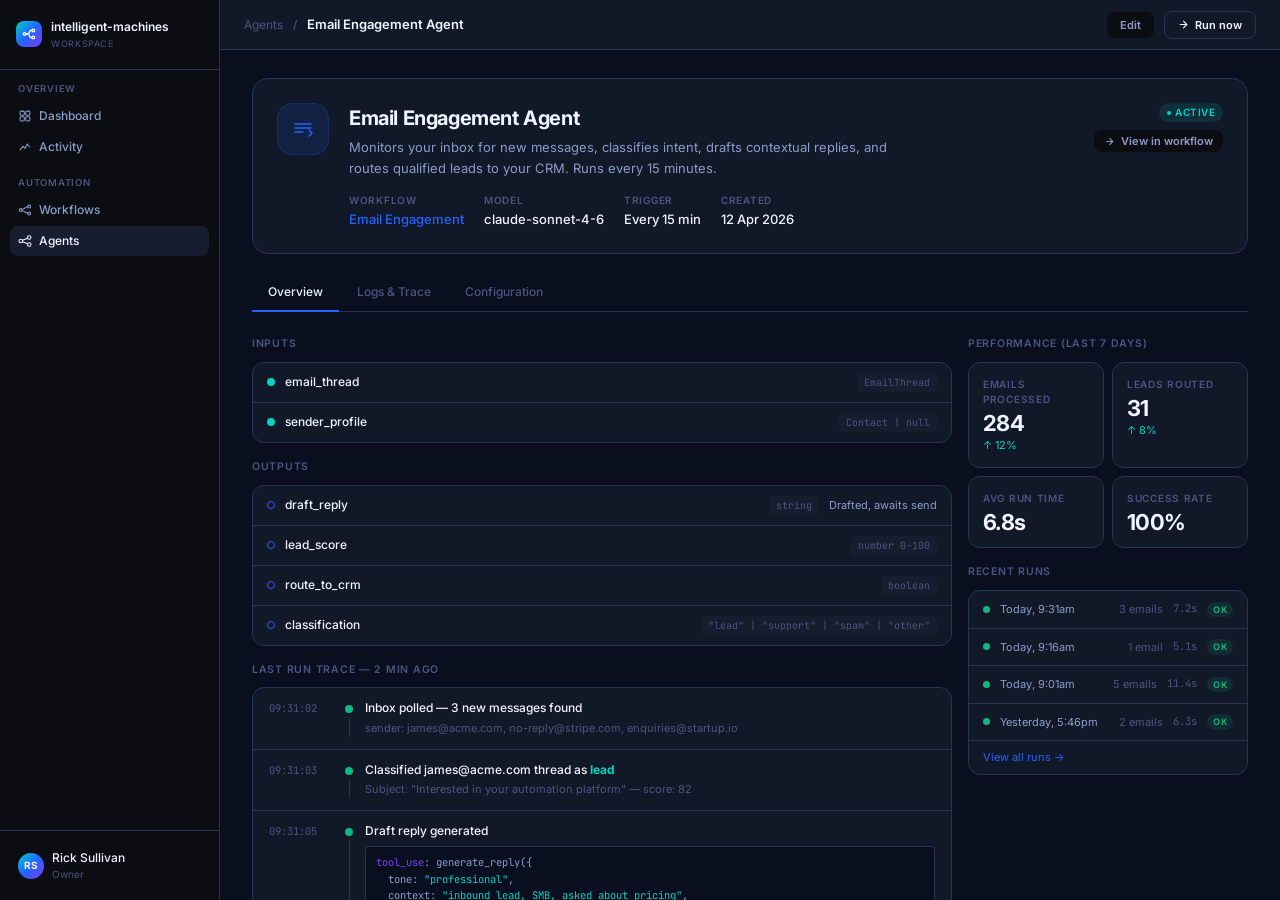
<file: design-system/screens/agent-detail.html>
<!DOCTYPE html>
<html lang="en">
<head>
<meta charset="UTF-8">
<meta name="viewport" content="width=device-width, initial-scale=1.0">
<title>Agent Detail — intelligent-machines</title>
<link href="https://fonts.googleapis.com/css2?family=Inter:wght@400;500;600;700&family=JetBrains+Mono:wght@400;500&display=swap" rel="stylesheet">
<link rel="stylesheet" href="../tokens.css">
<style>
*,*::before,*::after{box-sizing:border-box;margin:0;padding:0}
html,body{height:100%;font-family:'Inter',sans-serif;background:var(--background);color:var(--on-surface);font-size:14px;line-height:1.5}
.layout{display:flex;height:100vh;overflow:hidden}
.sidebar{width:220px;background:var(--surface);border-right:1px solid var(--outline-variant);display:flex;flex-direction:column;flex-shrink:0}
.sidebar-top{padding:18px 16px;border-bottom:1px solid var(--outline-variant)}
.logo{display:flex;align-items:center;gap:9px}
.logo-icon{width:26px;height:26px;background:var(--gradient-primary);border-radius:var(--rounded);display:flex;align-items:center;justify-content:center}
.logo-icon svg{width:14px;height:14px}
.logo-name{font-size:12px;font-weight:600}
.logo-sub{font-size:9px;color:var(--outline);letter-spacing:0.07em;text-transform:uppercase;margin-top:1px}
.sidebar-nav{padding:12px 10px;flex:1}
.nav-section-label{font-size:9.5px;font-weight:600;letter-spacing:0.08em;text-transform:uppercase;color:var(--outline);padding:0 8px;margin:14px 0 5px}
.nav-section-label:first-child{margin-top:0}
.nav-item{display:flex;align-items:center;gap:7px;padding:6px 8px;border-radius:var(--rounded);font-size:12px;font-weight:500;color:var(--on-surface-variant);cursor:pointer;transition:all 150ms var(--ease);margin-bottom:1px;text-decoration:none}
.nav-item:hover{color:var(--on-surface);background:var(--surface-container-high)}
.nav-item.active{color:var(--on-surface);background:var(--surface-container-high)}
.nav-item svg{width:14px;height:14px;flex-shrink:0}
.sidebar-footer{padding:12px 10px;border-top:1px solid var(--outline-variant)}
.user-row{display:flex;align-items:center;gap:8px;padding:6px 8px;border-radius:var(--rounded);cursor:pointer}
.user-row:hover{background:var(--surface-container-high)}
.avatar{width:26px;height:26px;border-radius:50%;background:var(--gradient-primary);display:flex;align-items:center;justify-content:center;font-size:10px;font-weight:700;flex-shrink:0}
.main{flex:1;display:flex;flex-direction:column;min-width:0;overflow:hidden}
.topbar{height:50px;background:var(--surface-container);border-bottom:1px solid var(--outline-variant);display:flex;align-items:center;padding:0 24px;gap:10px;flex-shrink:0}
.topbar-crumb{font-size:12px;color:var(--outline);text-decoration:none}
.topbar-crumb:hover{color:var(--on-surface-variant)}
.topbar-sep{font-size:12px;color:var(--outline)}
.topbar-title{font-size:13px;font-weight:600;color:var(--on-surface)}
.topbar-spacer{flex:1}
.btn{display:inline-flex;align-items:center;gap:6px;padding:6px 13px;border-radius:var(--rounded);font-size:12px;font-weight:600;cursor:pointer;transition:all 200ms var(--ease);border:none;font-family:'Inter',sans-serif}
.btn-primary{background:var(--gradient-primary);color:#fff}
.btn-secondary{background:var(--surface-container);color:var(--on-surface);border:1px solid var(--outline-variant)}
.btn-secondary:hover{background:var(--surface-container-high);border-color:var(--outline)}
.btn-ghost{background:var(--surface);color:var(--on-surface-variant);border:none}
.btn-ghost:hover{color:var(--on-surface)}
.badge{display:inline-flex;align-items:center;gap:4px;font-size:10px;font-weight:600;letter-spacing:0.05em;text-transform:uppercase;padding:2px 8px;border-radius:var(--rounded-full)}
.badge-dot{width:4px;height:4px;border-radius:50%}
.ba{background:rgba(0,212,196,0.12);color:var(--secondary)}.ba .badge-dot{background:var(--secondary)}
.br{background:rgba(37,99,255,0.12);color:var(--primary)}.br .badge-dot{background:var(--primary);animation:pulse 1.5s ease infinite}
.bc{background:rgba(16,185,129,0.12);color:var(--success)}.bc .badge-dot{background:var(--success)}
.body{flex:1;overflow-y:auto;padding:28px 32px}

/* Header card */
.agent-header{background:var(--surface-container);border:1px solid var(--outline-variant);border-radius:var(--rounded-lg);padding:24px;margin-bottom:20px;display:flex;align-items:flex-start;gap:20px}
.agent-icon-big{width:52px;height:52px;border-radius:var(--rounded-lg);background:rgba(37,99,255,0.12);border:1px solid rgba(37,99,255,0.2);display:flex;align-items:center;justify-content:center;flex-shrink:0}
.agent-icon-big svg{width:24px;height:24px}
.agent-header-body{flex:1;min-width:0}
.agent-name{font-size:20px;font-weight:700;letter-spacing:-0.02em;margin-bottom:4px}
.agent-desc{font-size:13px;color:var(--on-surface-variant);line-height:1.6;margin-bottom:14px;max-width:560px}
.agent-meta{display:flex;gap:20px;flex-wrap:wrap}
.agent-meta-item{display:flex;flex-direction:column;gap:2px}
.meta-label{font-size:10px;font-weight:600;letter-spacing:0.07em;text-transform:uppercase;color:var(--outline)}
.meta-value{font-size:13px;color:var(--on-surface);font-weight:500}
.agent-header-actions{display:flex;flex-direction:column;gap:8px;align-items:flex-end;flex-shrink:0}

/* Tab bar */
.tabs{display:flex;gap:2px;border-bottom:1px solid var(--outline-variant);margin-bottom:24px}
.tab{padding:9px 16px;font-size:12px;font-weight:500;color:var(--outline);cursor:pointer;border-bottom:2px solid transparent;transition:all 150ms var(--ease);margin-bottom:-1px;border-radius:var(--rounded) var(--rounded) 0 0}
.tab:hover{color:var(--on-surface-variant)}
.tab.active{color:var(--on-surface);border-bottom-color:var(--primary)}

/* 2-col layout */
.grid-2{display:grid;grid-template-columns:1fr 280px;gap:16px}

/* IO cards */
.io-section{margin-bottom:16px}
.section-label{font-size:10.5px;font-weight:600;letter-spacing:0.07em;text-transform:uppercase;color:var(--outline);margin-bottom:10px}
.io-card{background:var(--surface-container);border:1px solid var(--outline-variant);border-radius:var(--rounded-md);overflow:hidden;margin-bottom:8px}
.io-row{display:flex;align-items:center;gap:10px;padding:10px 14px;border-bottom:1px solid var(--outline-variant)}
.io-row:last-child{border-bottom:none}
.io-dot{width:8px;height:8px;border-radius:50%;flex-shrink:0}
.io-name{font-size:12px;font-weight:500;color:var(--on-surface);flex:1}
.io-type{font-size:10px;font-family:'JetBrains Mono',monospace;color:var(--outline);background:var(--surface-container-high);padding:2px 7px;border-radius:var(--rounded-sm)}
.io-val{font-size:11px;color:var(--on-surface-variant)}

/* Stats */
.stats-grid{display:grid;grid-template-columns:1fr 1fr;gap:8px;margin-bottom:16px}
.stat-card{background:var(--surface-container);border:1px solid var(--outline-variant);border-radius:var(--rounded-md);padding:14px}
.stat-label{font-size:10px;font-weight:600;letter-spacing:0.07em;text-transform:uppercase;color:var(--outline);margin-bottom:5px}
.stat-value{font-size:22px;font-weight:700;letter-spacing:-0.03em;line-height:1}
.stat-change{font-size:11px;color:var(--secondary);margin-top:3px}

/* Trace / logs */
.trace-card{background:var(--surface-container);border:1px solid var(--outline-variant);border-radius:var(--rounded-md);overflow:hidden}
.trace-head{padding:14px 16px;border-bottom:1px solid var(--outline-variant);display:flex;align-items:center;justify-content:space-between}
.trace-head-title{font-size:12px;font-weight:600;color:var(--on-surface)}
.trace-entry{display:flex;gap:12px;padding:12px 16px;border-bottom:1px solid var(--outline-variant)}
.trace-entry:last-child{border-bottom:none}
.trace-time{font-size:10.5px;font-family:'JetBrains Mono',monospace;color:var(--outline);width:64px;flex-shrink:0;padding-top:1px}
.trace-dot-col{display:flex;flex-direction:column;align-items:center;gap:0;flex-shrink:0;padding-top:5px}
.trace-dot{width:8px;height:8px;border-radius:50%;flex-shrink:0}
.trace-line{width:1px;flex:1;background:var(--outline-variant);margin-top:4px;min-height:8px}
.trace-body{flex:1;min-width:0}
.trace-title{font-size:12px;color:var(--on-surface);line-height:1.4;font-weight:500}
.trace-detail{font-size:11px;color:var(--outline);margin-top:3px;line-height:1.5}
.trace-code{font-family:'JetBrains Mono',monospace;font-size:10.5px;background:var(--background);border:1px solid var(--outline-variant);border-radius:var(--rounded-sm);padding:7px 10px;margin-top:6px;color:var(--on-surface-variant);line-height:1.6;overflow-x:auto}
.kw{color:var(--tertiary)}.str{color:var(--secondary)}.num{color:var(--primary)}.cm{color:var(--outline)}

/* Recent runs */
.runs-card{background:var(--surface-container);border:1px solid var(--outline-variant);border-radius:var(--rounded-md);overflow:hidden}
.run-row{display:flex;align-items:center;gap:10px;padding:10px 14px;border-bottom:1px solid var(--outline-variant);cursor:pointer;transition:background 150ms var(--ease)}
.run-row:last-child{border-bottom:none}
.run-row:hover{background:var(--surface-container-high)}
.run-date{font-size:11px;color:var(--on-surface-variant);flex:1}
.run-tasks{font-size:11px;color:var(--outline)}
.run-duration{font-size:10.5px;font-family:'JetBrains Mono',monospace;color:var(--outline)}

@keyframes pulse{0%,100%{opacity:1}50%{opacity:0.4}}
</style>
</head>
<body>
<div class="layout">
  <aside class="sidebar">
    <div class="sidebar-top">
      <div class="logo">
        <div class="logo-icon">
          <svg viewBox="0 0 16 16" fill="none" stroke="white" stroke-width="1.5" stroke-linecap="round">
            <circle cx="3" cy="8" r="1.5"/><circle cx="13" cy="4" r="1.5"/><circle cx="13" cy="12" r="1.5"/>
            <path d="M4.5 8h3l2-4h1.5M7.5 8l2 4h1.5"/>
          </svg>
        </div>
        <div><div class="logo-name">intelligent-machines</div><div class="logo-sub">Workspace</div></div>
      </div>
    </div>
    <nav class="sidebar-nav">
      <div class="nav-section-label">Overview</div>
      <a class="nav-item" href="dashboard.html">
        <svg viewBox="0 0 20 20" fill="none" stroke="currentColor" stroke-width="1.5" stroke-linecap="round"><rect x="3" y="3" width="6" height="6" rx="1.5"/><rect x="11" y="3" width="6" height="6" rx="1.5"/><rect x="3" y="11" width="6" height="6" rx="1.5"/><rect x="11" y="11" width="6" height="6" rx="1.5"/></svg>
        Dashboard
      </a>
      <a class="nav-item" href="activity.html">
        <svg viewBox="0 0 20 20" fill="none" stroke="currentColor" stroke-width="1.5" stroke-linecap="round"><path d="M3 14l4-5 3 3 3-6 4 4"/></svg>
        Activity
      </a>
      <div class="nav-section-label">Automation</div>
      <a class="nav-item" href="workflow-builder.html">
        <svg viewBox="0 0 20 20" fill="none" stroke="currentColor" stroke-width="1.5" stroke-linecap="round"><circle cx="4" cy="10" r="2"/><circle cx="16" cy="5" r="2"/><circle cx="16" cy="15" r="2"/><path d="M6 9.5l8-4.5M6 10.5l8 4.5"/></svg>
        Workflows
      </a>
      <a class="nav-item active" href="agent-detail.html">
        <svg viewBox="0 0 20 20" fill="none" stroke="currentColor" stroke-width="1.5" stroke-linecap="round"><circle cx="4" cy="10" r="2.5"/><circle cx="16" cy="5" r="2.5"/><circle cx="16" cy="15" r="2.5"/><path d="M6.5 9L13.5 6M6.5 11L13.5 14"/></svg>
        Agents
      </a>
    </nav>
    <div class="sidebar-footer">
      <div class="user-row">
        <div class="avatar">RS</div>
        <div style="min-width:0"><div style="font-size:12px;font-weight:500;color:var(--on-surface)">Rick Sullivan</div><div style="font-size:10px;color:var(--outline)">Owner</div></div>
      </div>
    </div>
  </aside>

  <div class="main">
    <div class="topbar">
      <a class="topbar-crumb" href="dashboard.html">Agents</a>
      <span class="topbar-sep">/</span>
      <span class="topbar-title">Email Engagement Agent</span>
      <div class="topbar-spacer"></div>
      <button class="btn btn-ghost" style="font-size:11px">Edit</button>
      <button class="btn btn-secondary" style="font-size:11px">
        <svg width="11" height="11" viewBox="0 0 20 20" fill="none" stroke="currentColor" stroke-width="2" stroke-linecap="round"><path d="M4 10h12M10 4l6 6-6 6"/></svg>
        Run now
      </button>
    </div>

    <div class="body">
      <!-- Agent header -->
      <div class="agent-header">
        <div class="agent-icon-big">
          <svg viewBox="0 0 24 24" fill="none" stroke="var(--primary)" stroke-width="1.5" stroke-linecap="round" stroke-linejoin="round"><path d="M4 7h16M4 11h16M4 15h8"/><path d="M18 13l3 3-3 3"/></svg>
        </div>
        <div class="agent-header-body">
          <div class="agent-name">Email Engagement Agent</div>
          <div class="agent-desc">Monitors your inbox for new messages, classifies intent, drafts contextual replies, and routes qualified leads to your CRM. Runs every 15 minutes.</div>
          <div class="agent-meta">
            <div class="agent-meta-item">
              <div class="meta-label">Workflow</div>
              <div class="meta-value" style="color:var(--primary);cursor:pointer">Email Engagement</div>
            </div>
            <div class="agent-meta-item">
              <div class="meta-label">Model</div>
              <div class="meta-value">claude-sonnet-4-6</div>
            </div>
            <div class="agent-meta-item">
              <div class="meta-label">Trigger</div>
              <div class="meta-value">Every 15 min</div>
            </div>
            <div class="agent-meta-item">
              <div class="meta-label">Created</div>
              <div class="meta-value">12 Apr 2026</div>
            </div>
          </div>
        </div>
        <div class="agent-header-actions">
          <span class="badge ba"><span class="badge-dot"></span>Active</span>
          <button class="btn btn-ghost" style="font-size:11px;padding:4px 10px">
            <svg width="11" height="11" viewBox="0 0 20 20" fill="none" stroke="currentColor" stroke-width="2"><path d="M4 10h12M10 4l6 6-6 6"/></svg>
            View in workflow
          </button>
        </div>
      </div>

      <!-- Tabs -->
      <div class="tabs">
        <div class="tab active" onclick="showTab('overview',this)">Overview</div>
        <div class="tab" onclick="showTab('logs',this)">Logs &amp; Trace</div>
        <div class="tab" onclick="showTab('config',this)">Configuration</div>
      </div>

      <!-- Overview tab -->
      <div id="tab-overview">
        <div class="grid-2">
          <div>
            <!-- IO -->
            <div class="io-section">
              <div class="section-label">Inputs</div>
              <div class="io-card">
                <div class="io-row">
                  <div class="io-dot" style="background:var(--secondary)"></div>
                  <span class="io-name">email_thread</span>
                  <span class="io-type">EmailThread</span>
                </div>
                <div class="io-row">
                  <div class="io-dot" style="background:var(--secondary)"></div>
                  <span class="io-name">sender_profile</span>
                  <span class="io-type">Contact | null</span>
                </div>
              </div>
            </div>
            <div class="io-section">
              <div class="section-label">Outputs</div>
              <div class="io-card">
                <div class="io-row">
                  <div class="io-dot" style="border:1.5px solid var(--primary);border-radius:50%"></div>
                  <span class="io-name">draft_reply</span>
                  <span class="io-type">string</span>
                  <span class="io-val">Drafted, awaits send</span>
                </div>
                <div class="io-row">
                  <div class="io-dot" style="border:1.5px solid var(--primary);border-radius:50%"></div>
                  <span class="io-name">lead_score</span>
                  <span class="io-type">number 0–100</span>
                </div>
                <div class="io-row">
                  <div class="io-dot" style="border:1.5px solid var(--primary);border-radius:50%"></div>
                  <span class="io-name">route_to_crm</span>
                  <span class="io-type">boolean</span>
                </div>
                <div class="io-row">
                  <div class="io-dot" style="border:1.5px solid var(--primary);border-radius:50%"></div>
                  <span class="io-name">classification</span>
                  <span class="io-type">"lead" | "support" | "spam" | "other"</span>
                </div>
              </div>
            </div>

            <!-- Recent trace -->
            <div class="section-label" style="margin-bottom:10px">Last run trace — 2 min ago</div>
            <div class="trace-card">
              <div class="trace-entry">
                <div class="trace-time">09:31:02</div>
                <div class="trace-dot-col"><div class="trace-dot" style="background:var(--success)"></div><div class="trace-line"></div></div>
                <div class="trace-body">
                  <div class="trace-title">Inbox polled — 3 new messages found</div>
                  <div class="trace-detail">sender: james@acme.com, no-reply@stripe.com, enquiries@startup.io</div>
                </div>
              </div>
              <div class="trace-entry">
                <div class="trace-time">09:31:03</div>
                <div class="trace-dot-col"><div class="trace-dot" style="background:var(--success)"></div><div class="trace-line"></div></div>
                <div class="trace-body">
                  <div class="trace-title">Classified james@acme.com thread as <strong style="color:var(--secondary)">lead</strong></div>
                  <div class="trace-detail">Subject: "Interested in your automation platform" — score: 82</div>
                </div>
              </div>
              <div class="trace-entry">
                <div class="trace-time">09:31:05</div>
                <div class="trace-dot-col"><div class="trace-dot" style="background:var(--success)"></div><div class="trace-line"></div></div>
                <div class="trace-body">
                  <div class="trace-title">Draft reply generated</div>
                  <div class="trace-code"><span class="kw">tool_use</span>: generate_reply({<br>&nbsp;&nbsp;tone: <span class="str">"professional"</span>,<br>&nbsp;&nbsp;context: <span class="str">"inbound lead, SMB, asked about pricing"</span>,<br>&nbsp;&nbsp;cta: <span class="str">"book a demo"</span><br>})</div>
                </div>
              </div>
              <div class="trace-entry">
                <div class="trace-time">09:31:07</div>
                <div class="trace-dot-col"><div class="trace-dot" style="background:var(--success)"></div><div class="trace-line"></div></div>
                <div class="trace-body">
                  <div class="trace-title">Lead routed to CRM — HubSpot contact created</div>
                  <div class="trace-detail">contact_id: hs_12847 · pipeline: Inbound SMB · stage: New Lead</div>
                </div>
              </div>
              <div class="trace-entry">
                <div class="trace-time">09:31:08</div>
                <div class="trace-dot-col"><div class="trace-dot" style="background:var(--outline)"></div><div class="trace-line"></div></div>
                <div class="trace-body">
                  <div class="trace-title">no-reply@stripe.com — classified as <strong style="color:var(--outline)">transactional</strong>, skipped</div>
                </div>
              </div>
              <div class="trace-entry">
                <div class="trace-time">09:31:09</div>
                <div class="trace-dot-col"><div class="trace-dot" style="background:var(--success)"></div></div>
                <div class="trace-body">
                  <div class="trace-title">Run complete — 2 processed, 1 skipped, 0 errors</div>
                  <div class="trace-detail" style="color:var(--success)">Duration: 7.2s</div>
                </div>
              </div>
            </div>
          </div>

          <div>
            <!-- Stats -->
            <div class="section-label" style="margin-bottom:10px">Performance (last 7 days)</div>
            <div class="stats-grid">
              <div class="stat-card">
                <div class="stat-label">Emails processed</div>
                <div class="stat-value">284</div>
                <div class="stat-change">↑ 12%</div>
              </div>
              <div class="stat-card">
                <div class="stat-label">Leads routed</div>
                <div class="stat-value">31</div>
                <div class="stat-change">↑ 8%</div>
              </div>
              <div class="stat-card">
                <div class="stat-label">Avg run time</div>
                <div class="stat-value">6.8s</div>
              </div>
              <div class="stat-card">
                <div class="stat-label">Success rate</div>
                <div class="stat-value">100%</div>
              </div>
            </div>

            <!-- Recent runs -->
            <div class="section-label" style="margin-bottom:10px">Recent runs</div>
            <div class="runs-card">
              <div class="run-row">
                <div style="width:7px;height:7px;border-radius:50%;background:var(--success);flex-shrink:0"></div>
                <span class="run-date">Today, 9:31am</span>
                <span class="run-tasks">3 emails</span>
                <span class="run-duration">7.2s</span>
                <span class="badge bc" style="font-size:9px;padding:1px 6px">OK</span>
              </div>
              <div class="run-row">
                <div style="width:7px;height:7px;border-radius:50%;background:var(--success);flex-shrink:0"></div>
                <span class="run-date">Today, 9:16am</span>
                <span class="run-tasks">1 email</span>
                <span class="run-duration">5.1s</span>
                <span class="badge bc" style="font-size:9px;padding:1px 6px">OK</span>
              </div>
              <div class="run-row">
                <div style="width:7px;height:7px;border-radius:50%;background:var(--success);flex-shrink:0"></div>
                <span class="run-date">Today, 9:01am</span>
                <span class="run-tasks">5 emails</span>
                <span class="run-duration">11.4s</span>
                <span class="badge bc" style="font-size:9px;padding:1px 6px">OK</span>
              </div>
              <div class="run-row">
                <div style="width:7px;height:7px;border-radius:50%;background:var(--success);flex-shrink:0"></div>
                <span class="run-date">Yesterday, 5:46pm</span>
                <span class="run-tasks">2 emails</span>
                <span class="run-duration">6.3s</span>
                <span class="badge bc" style="font-size:9px;padding:1px 6px">OK</span>
              </div>
              <div class="run-row" style="cursor:pointer;padding:8px 14px">
                <span style="font-size:11px;color:var(--primary)">View all runs →</span>
              </div>
            </div>
          </div>
        </div>
      </div>

    </div>
  </div>
</div>

<script>
function showTab(id, el){
  document.querySelectorAll('.tab').forEach(t=>t.classList.remove('active'));
  el.classList.add('active');
}
</script>
</body>
</html>
</file>
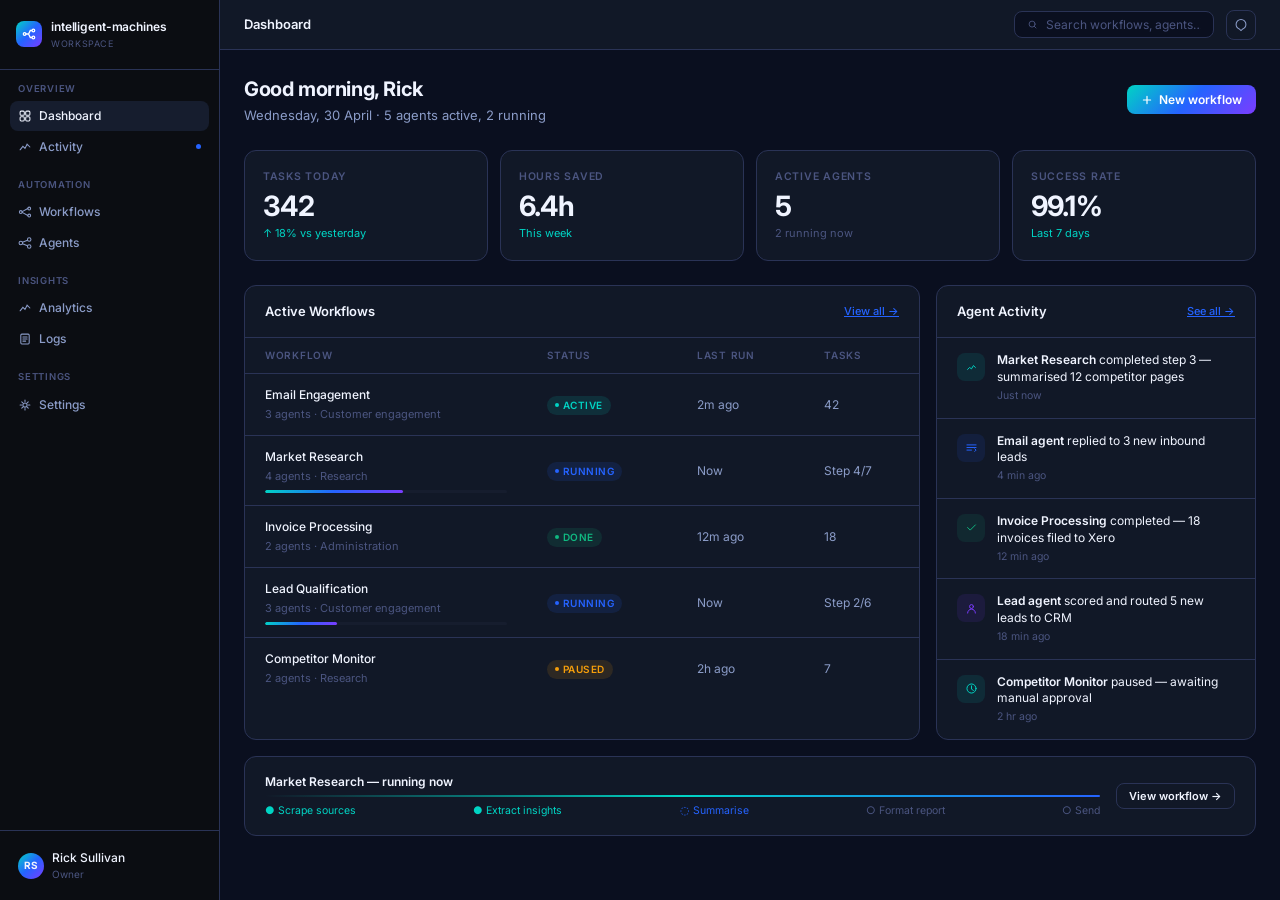
<file: design-system/screens/dashboard.html>
<!DOCTYPE html>
<html lang="en">
<head>
<meta charset="UTF-8">
<meta name="viewport" content="width=device-width, initial-scale=1.0">
<title>Dashboard — intelligent-machines</title>
<link href="https://fonts.googleapis.com/css2?family=Inter:wght@400;500;600;700&family=JetBrains+Mono:wght@400;500&display=swap" rel="stylesheet">
<link rel="stylesheet" href="../tokens.css">
<style>
*,*::before,*::after{box-sizing:border-box;margin:0;padding:0}
html,body{height:100%;font-family:'Inter',sans-serif;background:var(--background);color:var(--on-surface);font-size:14px;line-height:1.5}
.layout{display:flex;height:100vh;overflow:hidden}
.sidebar{width:220px;background:var(--surface);border-right:1px solid var(--outline-variant);display:flex;flex-direction:column;flex-shrink:0}
.sidebar-top{padding:18px 16px;border-bottom:1px solid var(--outline-variant)}
.logo{display:flex;align-items:center;gap:9px}
.logo-icon{width:26px;height:26px;background:var(--gradient-primary);border-radius:var(--rounded);display:flex;align-items:center;justify-content:center;flex-shrink:0}
.logo-icon svg{width:14px;height:14px}
.logo-name{font-size:12px;font-weight:600;letter-spacing:-0.01em}
.logo-sub{font-size:9px;color:var(--outline);letter-spacing:0.07em;text-transform:uppercase;margin-top:1px}
.sidebar-nav{padding:12px 10px;flex:1;overflow-y:auto}
.nav-section-label{font-size:9.5px;font-weight:600;letter-spacing:0.08em;text-transform:uppercase;color:var(--outline);padding:0 8px;margin:16px 0 5px}
.nav-section-label:first-child{margin-top:0}
.nav-item{display:flex;align-items:center;gap:7px;padding:6px 8px;border-radius:var(--rounded);font-size:12px;font-weight:500;color:var(--on-surface-variant);cursor:pointer;transition:all 150ms var(--ease);margin-bottom:1px;text-decoration:none}
.nav-item:hover{color:var(--on-surface);background:var(--surface-container-high)}
.nav-item.active{color:var(--on-surface);background:var(--surface-container-high)}
.nav-item svg{width:14px;height:14px;flex-shrink:0}
.nav-item .badge-dot{width:5px;height:5px;border-radius:50%;margin-left:auto}
.sidebar-footer{padding:12px 10px;border-top:1px solid var(--outline-variant)}
.user-row{display:flex;align-items:center;gap:8px;padding:6px 8px;border-radius:var(--rounded);cursor:pointer}
.user-row:hover{background:var(--surface-container-high)}
.avatar{width:26px;height:26px;border-radius:50%;background:var(--gradient-primary);display:flex;align-items:center;justify-content:center;font-size:10px;font-weight:700;flex-shrink:0}
.user-name{font-size:12px;font-weight:500;color:var(--on-surface)}
.user-role{font-size:10px;color:var(--outline)}

.main{flex:1;display:flex;flex-direction:column;min-width:0;overflow:hidden}
.topbar{height:50px;background:var(--surface-container);border-bottom:1px solid var(--outline-variant);display:flex;align-items:center;padding:0 24px;gap:12px;flex-shrink:0}
.topbar-title{font-size:13px;font-weight:600;color:var(--on-surface)}
.topbar-spacer{flex:1}
.search{display:flex;align-items:center;gap:7px;background:var(--background);border:1px solid var(--outline-variant);border-radius:var(--rounded);padding:5px 12px;width:200px}
.search input{background:none;border:none;outline:none;font-size:12px;color:var(--on-surface);font-family:'Inter',sans-serif;width:100%}
.search input::placeholder{color:var(--outline)}
.search svg{width:12px;height:12px;color:var(--outline);flex-shrink:0}
.icon-btn{width:30px;height:30px;border-radius:var(--rounded);border:1px solid var(--outline-variant);background:none;cursor:pointer;display:flex;align-items:center;justify-content:center;color:var(--on-surface-variant);transition:all 150ms var(--ease)}
.icon-btn:hover{background:var(--surface-container-high);color:var(--on-surface)}

.body{flex:1;overflow-y:auto;padding:24px}
.page-header{display:flex;align-items:center;justify-content:space-between;margin-bottom:24px}
.page-title{font-size:20px;font-weight:700;letter-spacing:-0.02em}
.page-sub{font-size:13px;color:var(--on-surface-variant);margin-top:2px}
.btn{display:inline-flex;align-items:center;gap:6px;padding:7px 14px;border-radius:var(--rounded);font-size:12px;font-weight:600;cursor:pointer;transition:all 200ms var(--ease);border:none;font-family:'Inter',sans-serif}
.btn-primary{background:var(--gradient-primary);color:#fff}
.btn-primary:hover{opacity:0.9;box-shadow:0 4px 16px rgba(37,99,255,0.3)}
.btn-secondary{background:var(--surface-container);color:var(--on-surface);border:1px solid var(--outline-variant)}
.btn-secondary:hover{background:var(--surface-container-high);border-color:var(--outline)}
.btn-ghost{background:var(--surface);color:var(--on-surface);border:none}
.btn-ghost:hover{background:var(--surface-container-high)}

/* Metrics */
.metrics{display:grid;grid-template-columns:repeat(4,1fr);gap:12px;margin-bottom:24px}
.metric-card{background:var(--surface-container);border:1px solid var(--outline-variant);border-radius:var(--rounded-md);padding:18px}
.metric-label{font-size:10.5px;font-weight:600;letter-spacing:0.07em;text-transform:uppercase;color:var(--outline);margin-bottom:8px}
.metric-value{font-size:28px;font-weight:700;letter-spacing:-0.03em;line-height:1}
.metric-change{font-size:11px;margin-top:5px}
.metric-change.up{color:var(--secondary)}
.metric-change.neutral{color:var(--outline)}

/* Main grid */
.grid-2{display:grid;grid-template-columns:1fr 320px;gap:16px;margin-bottom:16px}

/* Workflows table */
.section-card{background:var(--surface-container);border:1px solid var(--outline-variant);border-radius:var(--rounded-md)}
.section-head{display:flex;align-items:center;justify-content:space-between;padding:16px 20px;border-bottom:1px solid var(--outline-variant)}
.section-head-title{font-size:13px;font-weight:600;color:var(--on-surface)}
.section-head-action{font-size:11px;color:var(--primary);cursor:pointer;font-weight:500}
.table{width:100%;border-collapse:collapse}
.table th{font-size:10px;font-weight:600;letter-spacing:0.07em;text-transform:uppercase;color:var(--outline);padding:10px 20px;text-align:left;border-bottom:1px solid var(--outline-variant)}
.table td{padding:12px 20px;font-size:12px;color:var(--on-surface-variant);border-bottom:1px solid var(--outline-variant)}
.table tr:last-child td{border-bottom:none}
.table tr:hover td{background:rgba(255,255,255,0.02)}
.workflow-name{font-size:12px;font-weight:500;color:var(--on-surface)}
.workflow-meta{font-size:11px;color:var(--outline);margin-top:2px}
.badge{display:inline-flex;align-items:center;gap:4px;font-size:10px;font-weight:600;letter-spacing:0.05em;text-transform:uppercase;padding:2px 8px;border-radius:var(--rounded-full)}
.badge-dot{width:4px;height:4px;border-radius:50%}
.ba{background:rgba(0,212,196,0.12);color:var(--secondary)}.ba .badge-dot{background:var(--secondary)}
.br{background:rgba(37,99,255,0.12);color:var(--primary)}.br .badge-dot{background:var(--primary);animation:pulse 1.5s ease infinite}
.bc{background:rgba(16,185,129,0.12);color:var(--success)}.bc .badge-dot{background:var(--success)}
.bp{background:rgba(245,158,11,0.12);color:var(--warning)}.bp .badge-dot{background:var(--warning)}

/* Progress bar */
.progress-bar{height:3px;background:var(--surface-container-high);border-radius:var(--rounded-full);overflow:hidden;margin-top:6px}
.progress-fill{height:100%;border-radius:var(--rounded-full);background:var(--gradient-primary)}

/* Activity feed */
.activity-item{display:flex;gap:12px;padding:14px 20px;border-bottom:1px solid var(--outline-variant)}
.activity-item:last-child{border-bottom:none}
.activity-icon{width:28px;height:28px;border-radius:var(--rounded);display:flex;align-items:center;justify-content:center;flex-shrink:0;margin-top:1px}
.activity-icon.teal{background:rgba(0,212,196,0.1)}
.activity-icon.blue{background:rgba(37,99,255,0.1)}
.activity-icon.green{background:rgba(16,185,129,0.1)}
.activity-icon.violet{background:rgba(123,60,255,0.1)}
.activity-icon svg{width:13px;height:13px}
.activity-text{flex:1;min-width:0}
.activity-title{font-size:12px;color:var(--on-surface);line-height:1.4}
.activity-title strong{font-weight:600}
.activity-time{font-size:10.5px;color:var(--outline);margin-top:2px}

@keyframes pulse{0%,100%{opacity:1}50%{opacity:0.5}}
@keyframes flow{0%{background-position:0% 50%}100%{background-position:200% 50%}}
.flow-line{height:2px;border-radius:var(--rounded-full);background:linear-gradient(90deg,transparent,var(--secondary),var(--primary),var(--tertiary),transparent);background-size:200% 100%;animation:flow 2s linear infinite}
</style>
</head>
<body>
<div class="layout">

  <!-- Sidebar -->
  <aside class="sidebar">
    <div class="sidebar-top">
      <div class="logo">
        <div class="logo-icon">
          <svg viewBox="0 0 16 16" fill="none" stroke="white" stroke-width="1.5" stroke-linecap="round">
            <circle cx="3" cy="8" r="1.5"/><circle cx="13" cy="4" r="1.5"/><circle cx="13" cy="12" r="1.5"/>
            <path d="M4.5 8h3l2-4h1.5M7.5 8l2 4h1.5"/>
          </svg>
        </div>
        <div><div class="logo-name">intelligent-machines</div><div class="logo-sub">Workspace</div></div>
      </div>
    </div>
    <nav class="sidebar-nav">
      <div class="nav-section-label">Overview</div>
      <a class="nav-item active" href="dashboard.html">
        <svg viewBox="0 0 20 20" fill="none" stroke="currentColor" stroke-width="1.5" stroke-linecap="round"><rect x="3" y="3" width="6" height="6" rx="1.5"/><rect x="11" y="3" width="6" height="6" rx="1.5"/><rect x="3" y="11" width="6" height="6" rx="1.5"/><rect x="11" y="11" width="6" height="6" rx="1.5"/></svg>
        Dashboard
      </a>
      <a class="nav-item" href="activity.html">
        <svg viewBox="0 0 20 20" fill="none" stroke="currentColor" stroke-width="1.5" stroke-linecap="round"><path d="M3 14l4-5 3 3 3-6 4 4"/></svg>
        Activity
        <span class="badge-dot" style="background:var(--primary);margin-left:auto"></span>
      </a>

      <div class="nav-section-label">Automation</div>
      <a class="nav-item" href="workflow-builder.html">
        <svg viewBox="0 0 20 20" fill="none" stroke="currentColor" stroke-width="1.5" stroke-linecap="round"><circle cx="4" cy="10" r="2"/><circle cx="16" cy="5" r="2"/><circle cx="16" cy="15" r="2"/><path d="M6 9.5l8-4.5M6 10.5l8 4.5"/></svg>
        Workflows
      </a>
      <a class="nav-item" href="agent-detail.html">
        <svg viewBox="0 0 20 20" fill="none" stroke="currentColor" stroke-width="1.5" stroke-linecap="round"><circle cx="4" cy="10" r="2.5"/><circle cx="16" cy="5" r="2.5"/><circle cx="16" cy="15" r="2.5"/><path d="M6.5 9L13.5 6M6.5 11L13.5 14"/></svg>
        Agents
      </a>

      <div class="nav-section-label">Insights</div>
      <a class="nav-item" href="#">
        <svg viewBox="0 0 20 20" fill="none" stroke="currentColor" stroke-width="1.5" stroke-linecap="round"><path d="M3 14l4-5 3 3 3-6 4 4"/></svg>
        Analytics
      </a>
      <a class="nav-item" href="#">
        <svg viewBox="0 0 20 20" fill="none" stroke="currentColor" stroke-width="1.5" stroke-linecap="round"><rect x="4" y="3" width="12" height="14" rx="1.5"/><path d="M7 7h6M7 10h6M7 13h4"/></svg>
        Logs
      </a>

      <div class="nav-section-label">Settings</div>
      <a class="nav-item" href="#">
        <svg viewBox="0 0 20 20" fill="none" stroke="currentColor" stroke-width="1.5" stroke-linecap="round"><circle cx="10" cy="10" r="3"/><path d="M10 3v2M10 15v2M3 10h2M15 10h2M5.4 5.4l1.4 1.4M13.2 13.2l1.4 1.4M5.4 14.6l1.4-1.4M13.2 6.8l1.4-1.4"/></svg>
        Settings
      </a>
    </nav>
    <div class="sidebar-footer">
      <div class="user-row">
        <div class="avatar">RS</div>
        <div><div class="user-name">Rick Sullivan</div><div class="user-role">Owner</div></div>
      </div>
    </div>
  </aside>

  <!-- Main -->
  <div class="main">
    <div class="topbar">
      <span class="topbar-title">Dashboard</span>
      <div class="topbar-spacer"></div>
      <div class="search">
        <svg viewBox="0 0 20 20" fill="none" stroke="currentColor" stroke-width="1.5" stroke-linecap="round"><circle cx="8.5" cy="8.5" r="5"/><path d="M15 15l-3-3"/></svg>
        <input type="text" placeholder="Search workflows, agents…">
      </div>
      <button class="icon-btn">
        <svg width="14" height="14" viewBox="0 0 20 20" fill="none" stroke="currentColor" stroke-width="1.5" stroke-linecap="round"><path d="M10 2a7 7 0 017 7c0 3-1.8 5.6-4.5 6.6L10 18l-2.5-2.4A7 7 0 013 9a7 7 0 017-7z"/></svg>
      </button>
    </div>

    <div class="body">
      <div class="page-header">
        <div>
          <div class="page-title">Good morning, Rick</div>
          <div class="page-sub">Wednesday, 30 April · 5 agents active, 2 running</div>
        </div>
        <button class="btn btn-primary">
          <svg width="12" height="12" viewBox="0 0 20 20" fill="none" stroke="currentColor" stroke-width="2" stroke-linecap="round"><path d="M10 4v12M4 10h12"/></svg>
          New workflow
        </button>
      </div>

      <!-- Metrics -->
      <div class="metrics">
        <div class="metric-card">
          <div class="metric-label">Tasks today</div>
          <div class="metric-value">342</div>
          <div class="metric-change up">↑ 18% vs yesterday</div>
        </div>
        <div class="metric-card">
          <div class="metric-label">Hours saved</div>
          <div class="metric-value">6.4h</div>
          <div class="metric-change up">This week</div>
        </div>
        <div class="metric-card">
          <div class="metric-label">Active agents</div>
          <div class="metric-value">5</div>
          <div class="metric-change neutral">2 running now</div>
        </div>
        <div class="metric-card">
          <div class="metric-label">Success rate</div>
          <div class="metric-value">99.1%</div>
          <div class="metric-change up">Last 7 days</div>
        </div>
      </div>

      <!-- Grid: workflows + activity -->
      <div class="grid-2">
        <!-- Workflows -->
        <div class="section-card">
          <div class="section-head">
            <span class="section-head-title">Active Workflows</span>
            <a class="section-head-action" href="workflow-builder.html">View all →</a>
          </div>
          <table class="table">
            <thead>
              <tr>
                <th>Workflow</th>
                <th>Status</th>
                <th>Last run</th>
                <th>Tasks</th>
              </tr>
            </thead>
            <tbody>
              <tr>
                <td>
                  <div class="workflow-name">Email Engagement</div>
                  <div class="workflow-meta">3 agents · Customer engagement</div>
                </td>
                <td><span class="badge ba"><span class="badge-dot"></span>Active</span></td>
                <td>2m ago</td>
                <td>42</td>
              </tr>
              <tr>
                <td>
                  <div class="workflow-name">Market Research</div>
                  <div class="workflow-meta">4 agents · Research</div>
                  <div class="progress-bar"><div class="progress-fill" style="width:57%"></div></div>
                </td>
                <td><span class="badge br"><span class="badge-dot"></span>Running</span></td>
                <td>Now</td>
                <td>Step 4/7</td>
              </tr>
              <tr>
                <td>
                  <div class="workflow-name">Invoice Processing</div>
                  <div class="workflow-meta">2 agents · Administration</div>
                </td>
                <td><span class="badge bc"><span class="badge-dot"></span>Done</span></td>
                <td>12m ago</td>
                <td>18</td>
              </tr>
              <tr>
                <td>
                  <div class="workflow-name">Lead Qualification</div>
                  <div class="workflow-meta">3 agents · Customer engagement</div>
                  <div class="progress-bar"><div class="progress-fill" style="width:30%"></div></div>
                </td>
                <td><span class="badge br"><span class="badge-dot"></span>Running</span></td>
                <td>Now</td>
                <td>Step 2/6</td>
              </tr>
              <tr>
                <td>
                  <div class="workflow-name">Competitor Monitor</div>
                  <div class="workflow-meta">2 agents · Research</div>
                </td>
                <td><span class="badge bp"><span class="badge-dot"></span>Paused</span></td>
                <td>2h ago</td>
                <td>7</td>
              </tr>
            </tbody>
          </table>
        </div>

        <!-- Activity -->
        <div class="section-card">
          <div class="section-head">
            <span class="section-head-title">Agent Activity</span>
            <a class="section-head-action" href="activity.html">See all →</a>
          </div>
          <div class="activity-item">
            <div class="activity-icon teal">
              <svg viewBox="0 0 20 20" fill="none" stroke="var(--secondary)" stroke-width="1.5" stroke-linecap="round"><path d="M4 13l3-3 3 2 3-5 3 3"/></svg>
            </div>
            <div class="activity-text">
              <div class="activity-title"><strong>Market Research</strong> completed step 3 — summarised 12 competitor pages</div>
              <div class="activity-time">Just now</div>
            </div>
          </div>
          <div class="activity-item">
            <div class="activity-icon blue">
              <svg viewBox="0 0 20 20" fill="none" stroke="var(--primary)" stroke-width="1.5" stroke-linecap="round"><path d="M3 6h14M3 10h14M3 14h7"/><path d="M15 12l2 2-2 2"/></svg>
            </div>
            <div class="activity-text">
              <div class="activity-title"><strong>Email agent</strong> replied to 3 new inbound leads</div>
              <div class="activity-time">4 min ago</div>
            </div>
          </div>
          <div class="activity-item">
            <div class="activity-icon green">
              <svg viewBox="0 0 20 20" fill="none" stroke="var(--success)" stroke-width="1.5" stroke-linecap="round"><path d="M4 10l4 4 8-8"/></svg>
            </div>
            <div class="activity-text">
              <div class="activity-title"><strong>Invoice Processing</strong> completed — 18 invoices filed to Xero</div>
              <div class="activity-time">12 min ago</div>
            </div>
          </div>
          <div class="activity-item">
            <div class="activity-icon violet">
              <svg viewBox="0 0 20 20" fill="none" stroke="var(--tertiary)" stroke-width="1.5" stroke-linecap="round"><circle cx="10" cy="7" r="3"/><path d="M4 17c0-3.3 2.7-6 6-6s6 2.7 6 6"/></svg>
            </div>
            <div class="activity-text">
              <div class="activity-title"><strong>Lead agent</strong> scored and routed 5 new leads to CRM</div>
              <div class="activity-time">18 min ago</div>
            </div>
          </div>
          <div class="activity-item">
            <div class="activity-icon teal">
              <svg viewBox="0 0 20 20" fill="none" stroke="var(--secondary)" stroke-width="1.5" stroke-linecap="round"><circle cx="10" cy="10" r="7"/><path d="M10 6v5l3 2"/></svg>
            </div>
            <div class="activity-text">
              <div class="activity-title"><strong>Competitor Monitor</strong> paused — awaiting manual approval</div>
              <div class="activity-time">2 hr ago</div>
            </div>
          </div>
        </div>
      </div>

      <!-- Flow demo strip -->
      <div style="padding:16px 20px;background:var(--surface-container);border:1px solid var(--outline-variant);border-radius:var(--rounded-md);display:flex;align-items:center;gap:16px">
        <div style="flex:1">
          <div style="font-size:12px;font-weight:600;color:var(--on-surface);margin-bottom:4px">Market Research — running now</div>
          <div class="flow-line"></div>
          <div style="display:flex;justify-content:space-between;margin-top:6px">
            <span style="font-size:10.5px;color:var(--secondary)">● Scrape sources</span>
            <span style="font-size:10.5px;color:var(--secondary)">● Extract insights</span>
            <span style="font-size:10.5px;color:var(--primary)">◌ Summarise</span>
            <span style="font-size:10.5px;color:var(--outline)">○ Format report</span>
            <span style="font-size:10.5px;color:var(--outline)">○ Send</span>
          </div>
        </div>
        <a href="workflow-builder.html" style="text-decoration:none">
          <button class="btn btn-secondary" style="font-size:11px;padding:5px 12px">View workflow →</button>
        </a>
      </div>

    </div>
  </div>
</div>
</body>
</html>
</file>
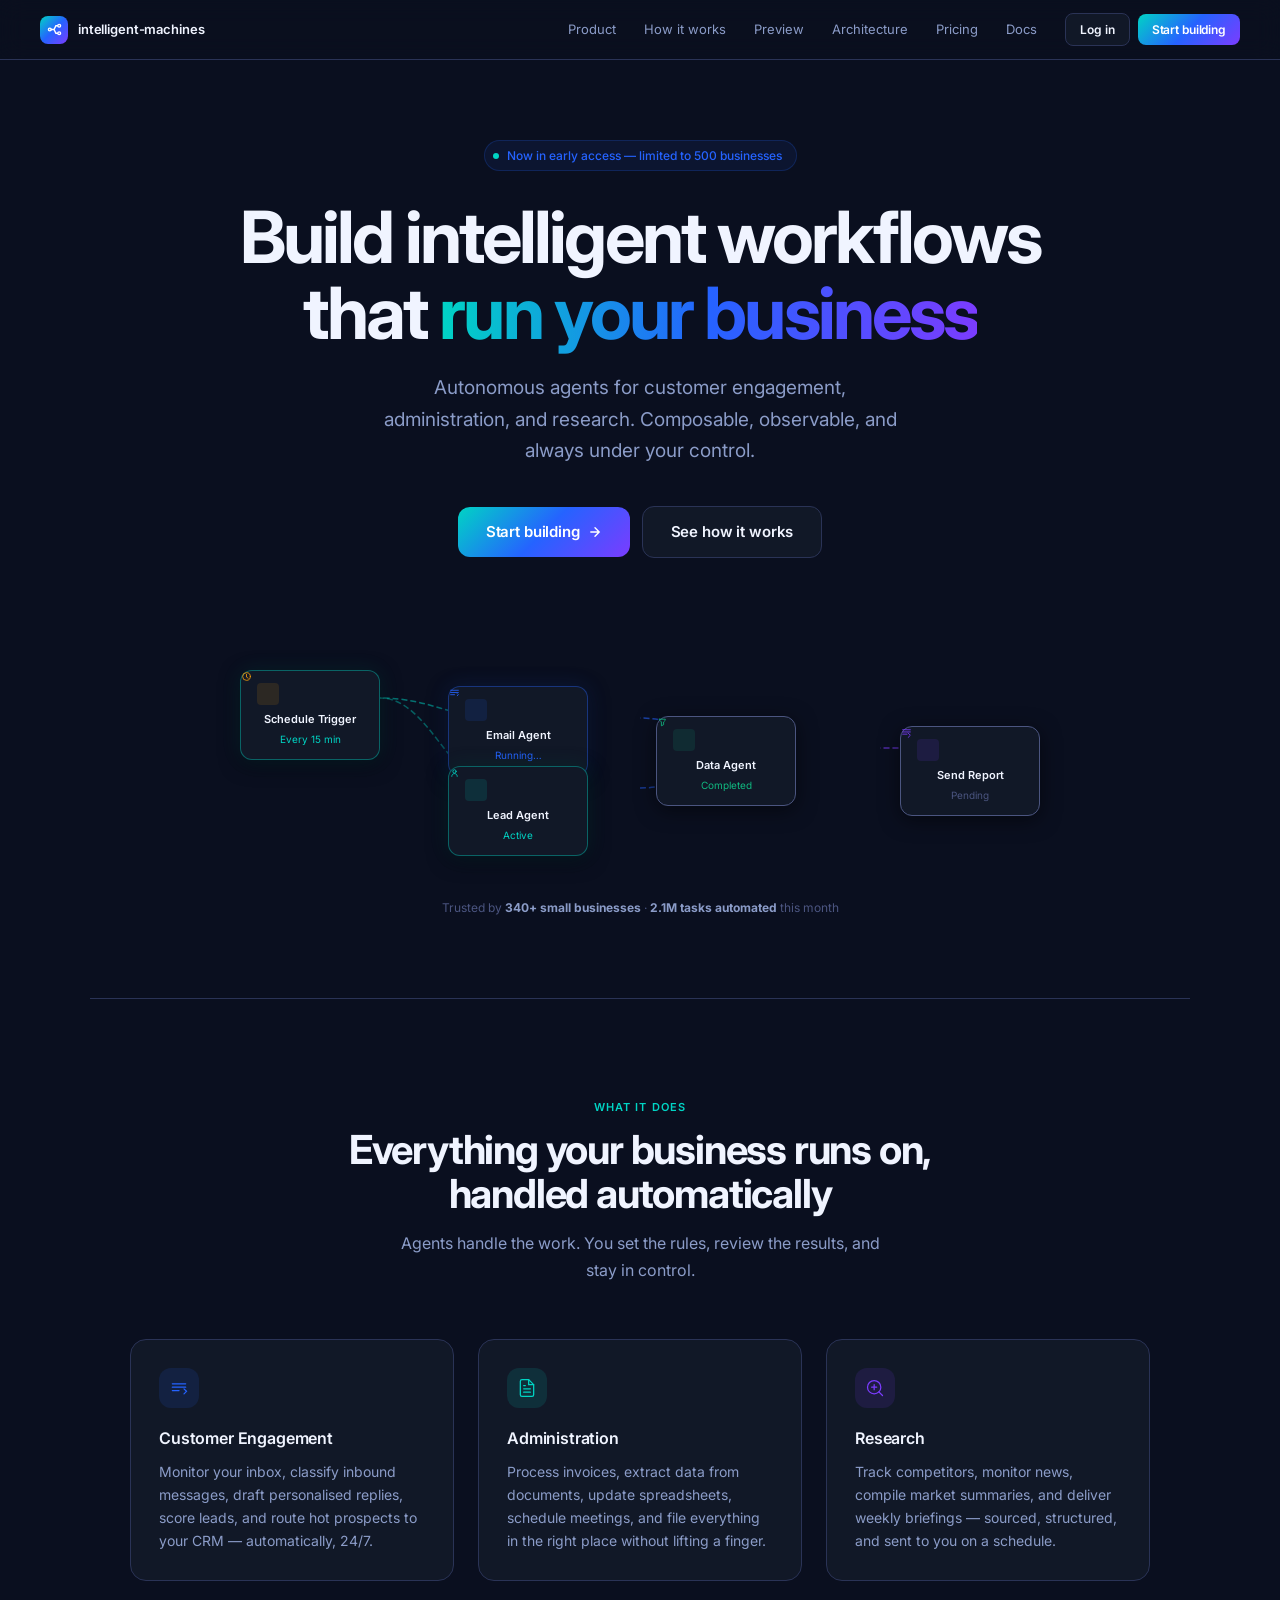
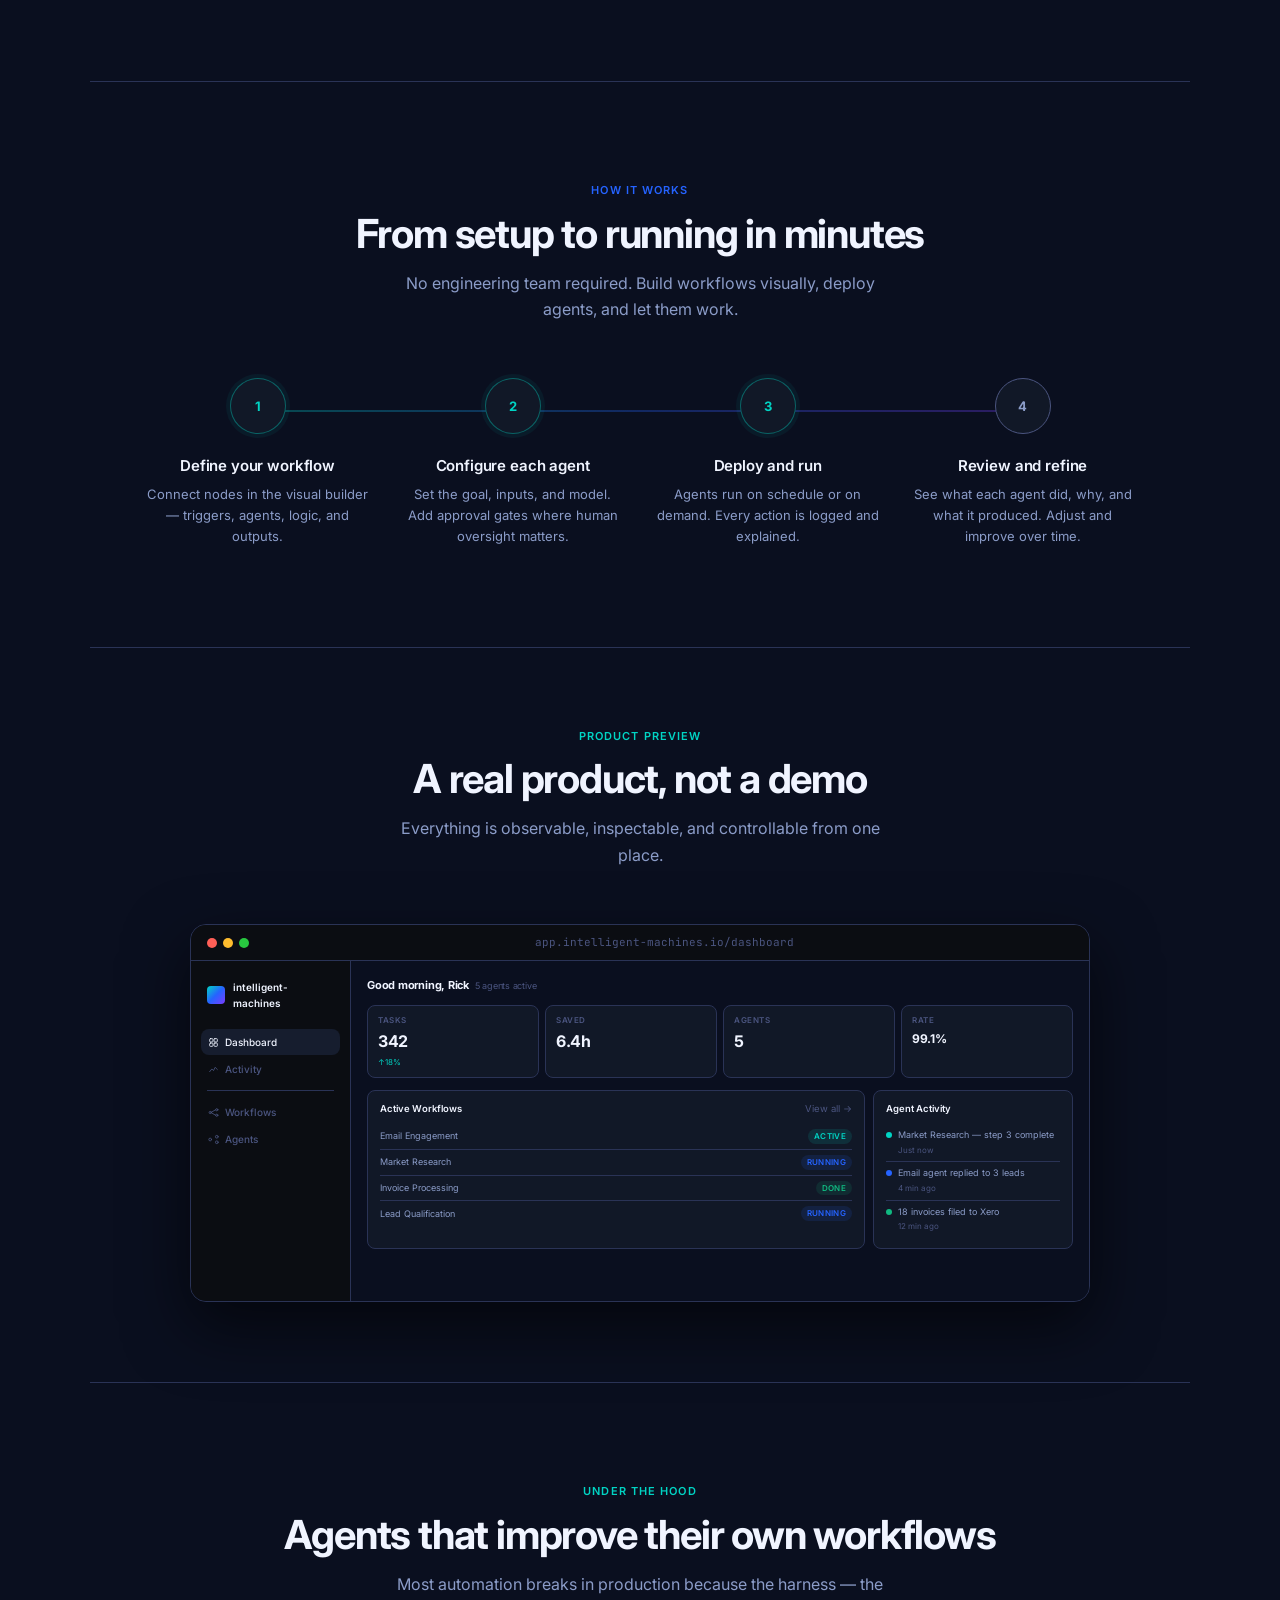
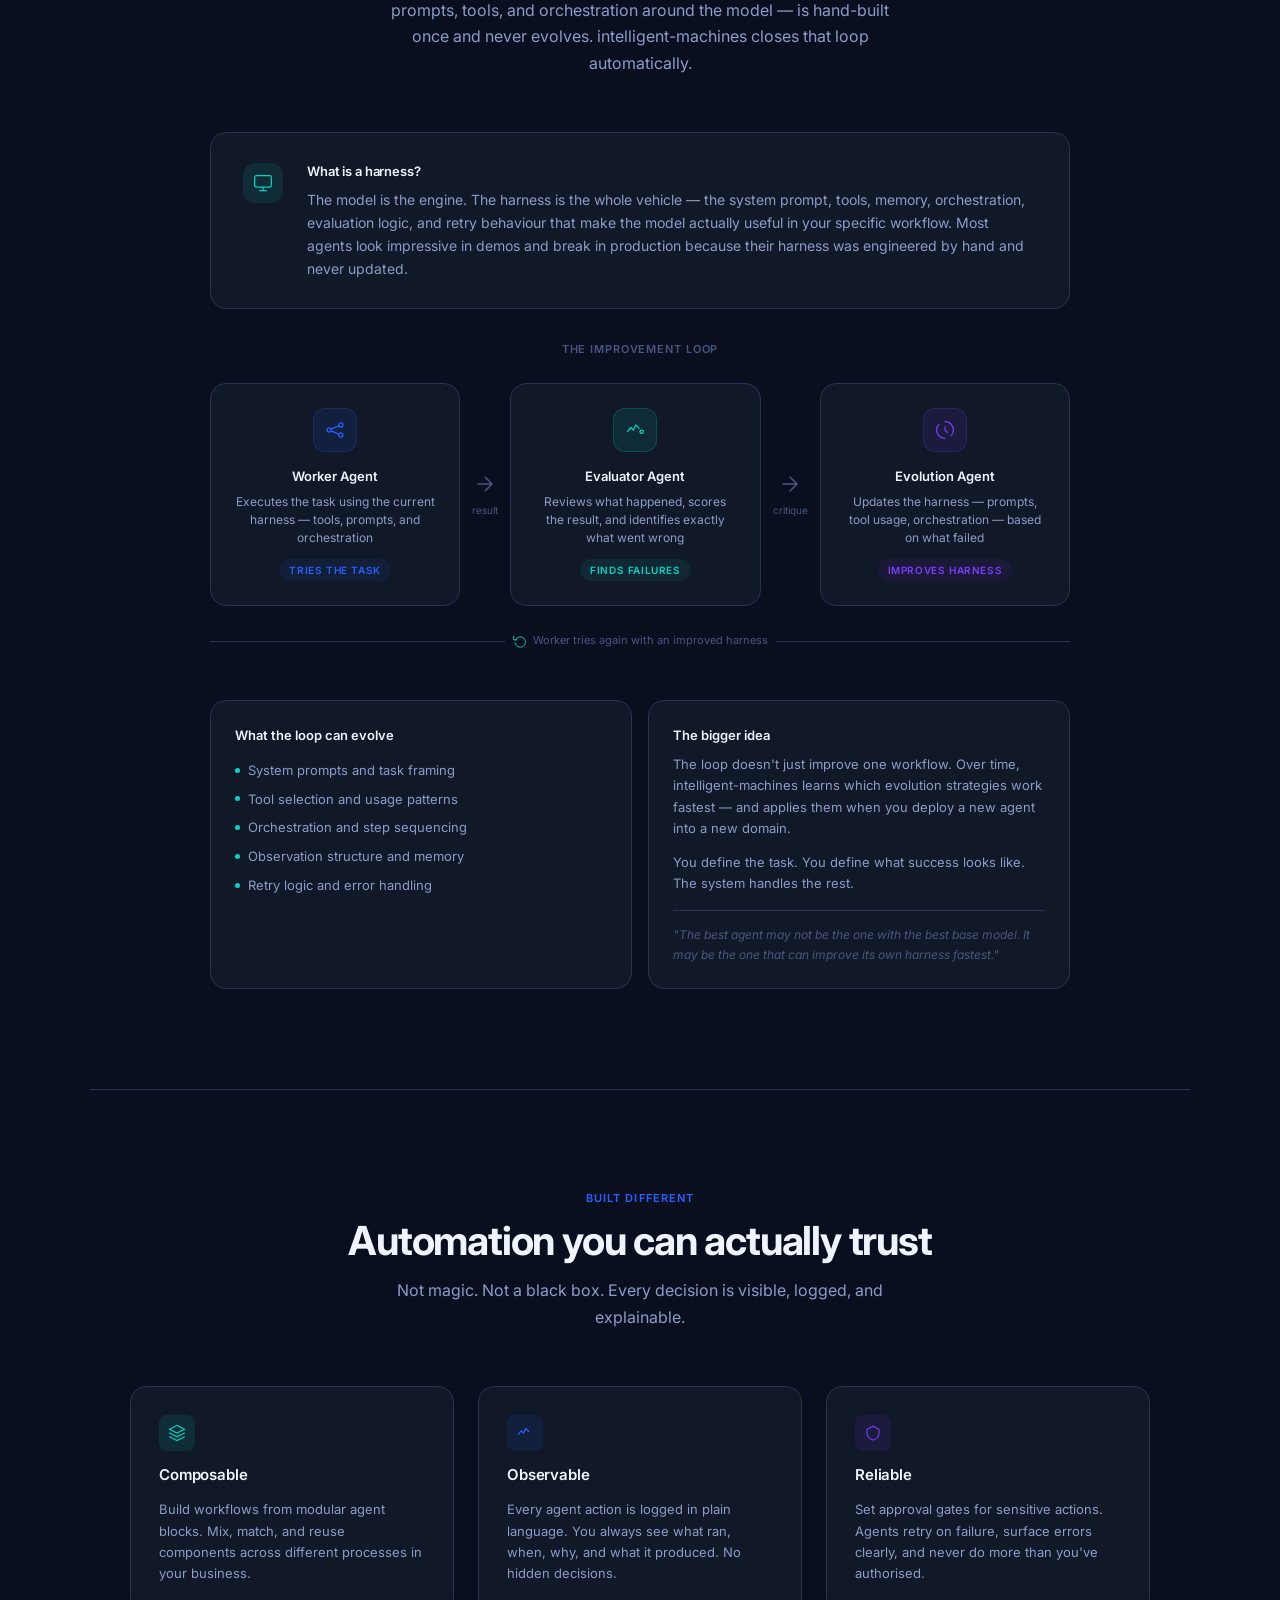
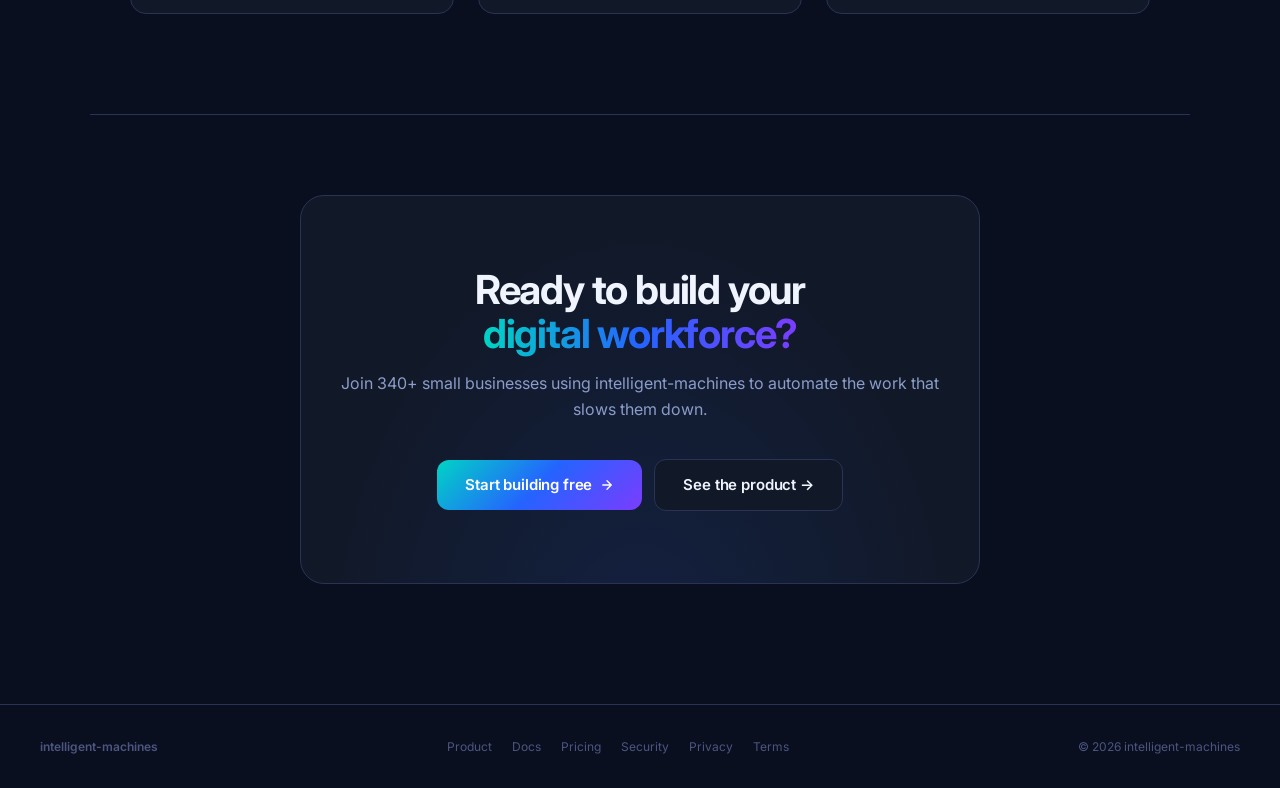
<file: design-system/screens/landing.html>
<!DOCTYPE html>
<html lang="en">
<head>
<meta charset="UTF-8">
<meta name="viewport" content="width=device-width, initial-scale=1.0">
<title>intelligent-machines — Build intelligent workflows that run your business</title>
<link href="https://fonts.googleapis.com/css2?family=Inter:wght@400;500;600;700&family=JetBrains+Mono:wght@400&display=swap" rel="stylesheet">
<link rel="stylesheet" href="../tokens.css">
<style>
*,*::before,*::after{box-sizing:border-box;margin:0;padding:0}
html{scroll-behavior:smooth}
body{font-family:'Inter',sans-serif;background:var(--background);color:var(--on-surface);font-size:16px;line-height:1.6;overflow-x:hidden}

/* NAV */
nav{position:fixed;top:0;left:0;right:0;z-index:100;height:60px;display:flex;align-items:center;padding:0 40px;border-bottom:1px solid var(--outline-variant);background:rgba(10,15,31,0.8);backdrop-filter:blur(12px)}
.nav-logo{display:flex;align-items:center;gap:10px;text-decoration:none}
.nav-logo-icon{width:28px;height:28px;background:var(--gradient-primary);border-radius:var(--rounded);display:flex;align-items:center;justify-content:center;flex-shrink:0}
.nav-logo-icon svg{width:15px;height:15px}
.nav-logo-name{font-size:13px;font-weight:600;color:var(--on-surface);letter-spacing:-0.01em}
.nav-spacer{flex:1}
.nav-links{display:flex;align-items:center;gap:28px;margin-right:28px}
.nav-link{font-size:13px;color:var(--on-surface-variant);text-decoration:none;transition:color 150ms var(--ease)}
.nav-link:hover{color:var(--on-surface)}
.btn{display:inline-flex;align-items:center;gap:var(--rounded);padding:8px 18px;border-radius:var(--rounded);font-size:13px;font-weight:600;cursor:pointer;transition:all 200ms var(--ease);border:none;font-family:'Inter',sans-serif;text-decoration:none;letter-spacing:-0.01em}
.btn-primary{background:var(--gradient-primary);color:#fff}
.btn-primary:hover{opacity:0.9;box-shadow:0 4px 20px rgba(37,99,255,0.35)}
.btn-secondary{background:var(--surface-container);color:var(--on-surface);border:1px solid var(--outline-variant)}
.btn-secondary:hover{border-color:var(--outline);background:var(--surface-container-high)}
.btn-lg{padding:13px 28px;font-size:15px;border-radius:var(--rounded-md)}
.btn-ghost{background:var(--surface);color:var(--on-surface-variant);border:none;padding:8px 16px}
.btn-ghost:hover{color:var(--on-surface)}

/* SECTIONS */
section{padding:100px 40px;max-width:1100px;margin:0 auto}

/* HERO */
.hero{padding-top:140px;padding-bottom:80px;text-align:center;position:relative}
.hero-badge{display:inline-flex;align-items:center;gap:var(--rounded);background:rgba(37,99,255,0.08);border:1px solid rgba(37,99,255,0.2);border-radius:var(--rounded-full);padding:5px 14px 5px 8px;font-size:12px;color:var(--primary);font-weight:500;margin-bottom:28px}
.hero-badge-dot{width:6px;height:6px;border-radius:50%;background:var(--secondary)}
.hero-headline{font-size:clamp(40px,6vw,72px);font-weight:700;letter-spacing:-0.04em;line-height:1.05;max-width:820px;margin:0 auto 22px}
.grad-text{background:var(--gradient-flow);-webkit-background-clip:text;-webkit-text-fill-color:transparent;background-clip:text}
.hero-sub{font-size:clamp(15px,2vw,19px);color:var(--on-surface-variant);max-width:520px;margin:0 auto 40px;line-height:1.65}
.hero-actions{display:flex;align-items:center;justify-content:center;gap:12px;flex-wrap:wrap;margin-bottom:60px}
.hero-social{font-size:12px;color:var(--outline);margin-top:16px}
.hero-social strong{color:var(--on-surface-variant)}

/* Node diagram */
.diagram{position:relative;max-width:800px;margin:0 auto;height:240px}
.diagram svg{position:absolute;inset:0;width:100%;height:100%}

/* Agent node */
.agent-node{position:absolute;background:var(--surface-container);border:1.5px solid var(--outline);border-radius:var(--rounded-md);padding:12px 16px;min-width:140px;box-shadow:0 4px 20px rgba(0,0,0,0.5);cursor:default}
.agent-node.active{border-color:rgba(0,212,196,0.4);box-shadow:0 0 20px rgba(0,212,196,0.1),0 4px 20px rgba(0,0,0,0.5)}
.agent-node.running{border-color:rgba(37,99,255,0.4);box-shadow:0 0 20px rgba(37,99,255,0.15),0 4px 20px rgba(0,0,0,0.5)}
.an-icon{width:22px;height:22px;border-radius:var(--rounded-sm);display:flex;align-items:center;justify-content:center;margin-bottom:6px}
.an-icon svg{width:11px;height:11px}
.an-name{font-size:11px;font-weight:600;color:var(--on-surface)}
.an-status{font-size:10px;color:var(--outline);margin-top:2px}
.an-status.a{color:var(--secondary)}
.an-status.r{color:var(--primary)}

/* WHAT IT DOES */
.three-col{display:grid;grid-template-columns:repeat(3,1fr);gap:24px}
.feature-card{background:var(--surface-container);border:1px solid var(--outline-variant);border-radius:var(--rounded-lg);padding:28px}
.feature-icon{width:40px;height:40px;border-radius:var(--rounded-md);display:flex;align-items:center;justify-content:center;margin-bottom:18px}
.feature-icon svg{width:20px;height:20px}
.feature-title{font-size:16px;font-weight:600;letter-spacing:-0.01em;margin-bottom:8px}
.feature-body{font-size:14px;color:var(--on-surface-variant);line-height:1.65}

/* SECTION HEADER */
.sec-header{text-align:center;margin-bottom:56px}
.sec-label{font-size:11px;font-weight:600;letter-spacing:0.1em;text-transform:uppercase;margin-bottom:12px}
.sec-label.teal{color:var(--secondary)}
.sec-label.blue{color:var(--primary)}
.sec-title{font-size:clamp(28px,4vw,40px);font-weight:700;letter-spacing:-0.03em;line-height:1.1;margin-bottom:14px}
.sec-sub{font-size:16px;color:var(--on-surface-variant);max-width:500px;margin:0 auto;line-height:1.65}

/* HOW IT WORKS */
.steps{display:grid;grid-template-columns:repeat(4,1fr);gap:0;position:relative}
.steps::before{content:'';position:absolute;top:32px;left:12.5%;right:12.5%;height:1.5px;background:linear-gradient(90deg,var(--secondary),var(--primary),var(--tertiary));opacity:0.3}
.step{padding:0 16px;text-align:center}
.step-num{width:56px;height:56px;border-radius:50%;background:var(--surface-container);border:1.5px solid var(--outline);display:flex;align-items:center;justify-content:center;margin:0 auto 20px;position:relative;z-index:1;font-size:13px;font-weight:700;color:var(--on-surface-variant)}
.step-num.active{border-color:rgba(0,212,196,0.4);color:var(--secondary);box-shadow:0 0 0 4px rgba(0,212,196,0.06)}
.step-title{font-size:15px;font-weight:600;margin-bottom:6px;letter-spacing:-0.01em}
.step-body{font-size:13px;color:var(--on-surface-variant);line-height:1.6}

/* PRODUCT PREVIEW */
.preview-wrap{background:var(--surface-container);border:1px solid var(--outline-variant);border-radius:var(--rounded-lg);overflow:hidden;max-width:900px;margin:0 auto;box-shadow:0 24px 64px rgba(0,0,0,0.6)}
.preview-bar{height:36px;background:var(--surface);border-bottom:1px solid var(--outline-variant);display:flex;align-items:center;padding:0 16px;gap:6px}
.preview-dot{width:10px;height:10px;border-radius:50%}
.preview-url{flex:1;text-align:center;font-size:11px;color:var(--outline);font-family:'JetBrains Mono',monospace}
.preview-body{padding:0}

/* Mini dashboard inside preview */
.mini-layout{display:flex;height:340px}
.mini-sidebar{width:160px;background:var(--surface);border-right:1px solid var(--outline-variant);padding:14px 10px;flex-shrink:0}
.mini-logo{display:flex;align-items:center;gap:var(--rounded);padding:4px 6px;margin-bottom:14px}
.mini-logo-dot{width:18px;height:18px;background:var(--gradient-primary);border-radius:4px;flex-shrink:0}
.mini-logo-name{font-size:10px;font-weight:600;color:var(--on-surface)}
.mini-nav-item{display:flex;align-items:center;gap:6px;padding:5px 7px;border-radius:var(--rounded);font-size:10px;font-weight:500;color:var(--outline);margin-bottom:1px}
.mini-nav-item.a{color:var(--on-surface);background:var(--surface-container-high)}
.mini-nav-item svg{width:11px;height:11px}
.mini-main{flex:1;background:var(--background);padding:16px;overflow:hidden}
.mini-metrics{display:grid;grid-template-columns:repeat(4,1fr);gap:6px;margin-bottom:12px}
.mini-metric{background:var(--surface-container);border:1px solid var(--outline-variant);border-radius:var(--rounded);padding:8px 10px}
.mini-metric-label{font-size:8px;font-weight:600;letter-spacing:0.07em;text-transform:uppercase;color:var(--outline);margin-bottom:3px}
.mini-metric-val{font-size:16px;font-weight:700;letter-spacing:-0.03em}
.mini-metric-delta{font-size:8px;color:var(--secondary);margin-top:1px}
.mini-grid2{display:grid;grid-template-columns:1fr 200px;gap:8px}
.mini-card{background:var(--surface-container);border:1px solid var(--outline-variant);border-radius:var(--rounded);padding:10px 12px}
.mini-card-head{font-size:9.5px;font-weight:600;color:var(--on-surface);margin-bottom:8px;display:flex;justify-content:space-between}
.mini-card-head span{color:var(--outline);font-weight:400}
.mini-table-row{display:flex;align-items:center;gap:8px;padding:5px 0;border-bottom:1px solid var(--outline-variant)}
.mini-table-row:last-child{border-bottom:none}
.mini-row-name{font-size:9px;color:var(--on-surface-variant);flex:1}
.mini-badge{font-size:8px;font-weight:600;letter-spacing:0.04em;text-transform:uppercase;padding:1px 6px;border-radius:var(--rounded-full)}
.mini-feed-item{display:flex;gap:6px;padding:5px 0;border-bottom:1px solid var(--outline-variant)}
.mini-feed-item:last-child{border-bottom:none}
.mini-feed-dot{width:6px;height:6px;border-radius:50%;flex-shrink:0;margin-top:3px}
.mini-feed-text{font-size:9px;color:var(--on-surface-variant);line-height:1.4}
.mini-feed-time{font-size:8px;color:var(--outline);margin-top:2px}

/* TRUST */
.trust-grid{display:grid;grid-template-columns:repeat(3,1fr);gap:24px}
.trust-card{background:var(--surface-container);border:1px solid var(--outline-variant);border-radius:var(--rounded-lg);padding:28px;display:flex;flex-direction:column;gap:12px}
.trust-icon{width:36px;height:36px;border-radius:var(--rounded);display:flex;align-items:center;justify-content:center}
.trust-icon svg{width:18px;height:18px}
.trust-title{font-size:15px;font-weight:600;letter-spacing:-0.01em}
.trust-body{font-size:13px;color:var(--on-surface-variant);line-height:1.65}

/* CTA SECTION */
.cta-section{text-align:center;padding:80px 40px 120px}
.cta-card{background:var(--surface-container);border:1px solid var(--outline-variant);border-radius:var(--rounded-xl);padding:72px 40px;max-width:680px;margin:0 auto;position:relative;overflow:hidden}
.cta-bg{position:absolute;inset:0;background:radial-gradient(ellipse at 50% 120%,rgba(37,99,255,0.12) 0%,transparent 70%);pointer-events:none}
.cta-headline{font-size:clamp(28px,4vw,40px);font-weight:700;letter-spacing:-0.03em;line-height:1.1;margin-bottom:14px;position:relative}
.cta-sub{font-size:16px;color:var(--on-surface-variant);margin-bottom:36px;line-height:1.65;position:relative}
.cta-actions{display:flex;align-items:center;justify-content:center;gap:12px;flex-wrap:wrap;position:relative}

/* FOOTER */
footer{border-top:1px solid var(--outline-variant);padding:32px 40px;display:flex;align-items:center;justify-content:space-between;flex-wrap:wrap;gap:16px}
.footer-logo{font-size:12px;font-weight:600;color:var(--outline)}
.footer-links{display:flex;gap:20px}
.footer-link{font-size:12px;color:var(--outline);text-decoration:none;transition:color 150ms var(--ease)}
.footer-link:hover{color:var(--on-surface-variant)}

/* Divider */
.section-divider{height:1px;background:var(--outline-variant);max-width:1100px;margin:0 auto}

@keyframes pulse{0%,100%{opacity:1}50%{opacity:0.4}}
@keyframes flow{0%{stroke-dashoffset:30}100%{stroke-dashoffset:0}}
@keyframes float{0%,100%{transform:translateY(0)}50%{transform:translateY(-8px)}}
</style>
</head>
<body>

<!-- NAV -->
<nav>
  <a class="nav-logo" href="#">
    <div class="nav-logo-icon">
      <svg viewBox="0 0 16 16" fill="none" stroke="white" stroke-width="1.5" stroke-linecap="round">
        <circle cx="3" cy="8" r="1.5"/><circle cx="13" cy="4" r="1.5"/><circle cx="13" cy="12" r="1.5"/>
        <path d="M4.5 8h3l2-4h1.5M7.5 8l2 4h1.5"/>
      </svg>
    </div>
    <span class="nav-logo-name">intelligent-machines</span>
  </a>
  <div class="nav-spacer"></div>
  <div class="nav-links">
    <a class="nav-link" href="#features">Product</a>
    <a class="nav-link" href="#how-it-works">How it works</a>
    <a class="nav-link" href="#preview">Preview</a>
    <a class="nav-link" href="#architecture">Architecture</a>
    <a class="nav-link" href="#">Pricing</a>
    <a class="nav-link" href="#">Docs</a>
  </div>
  <a class="btn btn-secondary" href="#" style="font-size:12px;padding:6px 14px">Log in</a>
  <a class="btn btn-primary" href="#" style="font-size:12px;padding:6px 14px;margin-left:8px">Start building</a>
</nav>

<!-- HERO -->
<section class="hero" style="max-width:1100px">
  <div class="hero-badge">
    <span class="hero-badge-dot"></span>
    Now in early access — limited to 500 businesses
  </div>
  <h1 class="hero-headline">
    Build intelligent workflows<br>that <span class="grad-text">run your business</span>
  </h1>
  <p class="hero-sub">Autonomous agents for customer engagement, administration, and research. Composable, observable, and always under your control.</p>
  <div class="hero-actions">
    <a class="btn btn-primary btn-lg" href="dashboard.html">
      Start building
      <svg width="14" height="14" viewBox="0 0 20 20" fill="none" stroke="currentColor" stroke-width="2" stroke-linecap="round"><path d="M4 10h12M10 4l6 6-6 6"/></svg>
    </a>
    <a class="btn btn-secondary btn-lg" href="workflow-builder.html">See how it works</a>
  </div>

  <!-- Agent flow diagram -->
  <div class="diagram">
    <svg viewBox="0 0 800 240" fill="none" xmlns="http://www.w3.org/2000/svg" preserveAspectRatio="xMidYMid meet">
      <defs>
        <marker id="a1" markerWidth="6" markerHeight="6" refX="5" refY="3" orient="auto"><path d="M0,0 L0,6 L6,3z" fill="rgba(0,212,196,0.7)"/></marker>
        <marker id="a2" markerWidth="6" markerHeight="6" refX="5" refY="3" orient="auto"><path d="M0,0 L0,6 L6,3z" fill="rgba(37,99,255,0.7)"/></marker>
        <marker id="a3" markerWidth="6" markerHeight="6" refX="5" refY="3" orient="auto"><path d="M0,0 L0,6 L6,3z" fill="rgba(123,60,255,0.7)"/></marker>
      </defs>

      <!-- Connections -->
      <path d="M140,80 C190,80 210,100 260,100" stroke="rgba(0,212,196,0.5)" stroke-width="1.5" stroke-dasharray="6 3" marker-end="url(#a1)">
        <animate attributeName="stroke-dashoffset" from="18" to="0" dur="1s" repeatCount="indefinite"/>
      </path>
      <path d="M140,80 C190,80 210,170 260,170" stroke="rgba(0,212,196,0.4)" stroke-width="1.5" stroke-dasharray="6 3" marker-end="url(#a1)">
        <animate attributeName="stroke-dashoffset" from="18" to="0" dur="1s" repeatCount="indefinite" begin="0.3s"/>
      </path>
      <path d="M400,100 C440,100 460,120 500,120" stroke="rgba(37,99,255,0.6)" stroke-width="1.5" stroke-dasharray="6 3" marker-end="url(#a2)">
        <animate attributeName="stroke-dashoffset" from="18" to="0" dur="1s" repeatCount="indefinite" begin="0.5s"/>
      </path>
      <path d="M400,170 C440,170 460,150 500,140" stroke="rgba(37,99,255,0.5)" stroke-width="1.5" stroke-dasharray="6 3" marker-end="url(#a2)">
        <animate attributeName="stroke-dashoffset" from="18" to="0" dur="1s" repeatCount="indefinite" begin="0.7s"/>
      </path>
      <path d="M640,130 C680,130 700,130 740,130" stroke="rgba(123,60,255,0.6)" stroke-width="1.5" stroke-dasharray="6 3" marker-end="url(#a3)">
        <animate attributeName="stroke-dashoffset" from="18" to="0" dur="1s" repeatCount="indefinite" begin="1s"/>
      </path>
    </svg>

    <!-- Trigger node -->
    <div class="agent-node active" style="left:0;top:52px;animation:float 4s ease-in-out infinite">
      <div class="an-icon" style="background:rgba(245,158,11,0.12)">
        <svg viewBox="0 0 20 20" fill="none" stroke="var(--warning)" stroke-width="1.5" stroke-linecap="round"><circle cx="10" cy="10" r="7"/><path d="M10 6v5l3 2"/></svg>
      </div>
      <div class="an-name">Schedule Trigger</div>
      <div class="an-status a">Every 15 min</div>
    </div>

    <!-- Agent nodes -->
    <div class="agent-node running" style="left:26%;top:68px;animation:float 4s ease-in-out infinite 0.5s">
      <div class="an-icon" style="background:rgba(37,99,255,0.12)">
        <svg viewBox="0 0 20 20" fill="none" stroke="var(--primary)" stroke-width="1.5" stroke-linecap="round"><path d="M3 6h14M3 10h14M3 14h7"/><path d="M15 12l2 2-2 2"/></svg>
      </div>
      <div class="an-name">Email Agent</div>
      <div class="an-status r">Running…</div>
    </div>
    <div class="agent-node active" style="left:26%;top:148px;animation:float 4s ease-in-out infinite 1s">
      <div class="an-icon" style="background:rgba(0,212,196,0.12)">
        <svg viewBox="0 0 20 20" fill="none" stroke="var(--secondary)" stroke-width="1.5" stroke-linecap="round"><circle cx="10" cy="8" r="3"/><path d="M5 17c0-2.8 2.2-5 5-5s5 2.2 5 5"/></svg>
      </div>
      <div class="an-name">Lead Agent</div>
      <div class="an-status a">Active</div>
    </div>

    <!-- Middle agents -->
    <div class="agent-node" style="left:52%;top:98px;animation:float 4s ease-in-out infinite 1.5s">
      <div class="an-icon" style="background:rgba(16,185,129,0.12)">
        <svg viewBox="0 0 20 20" fill="none" stroke="var(--success)" stroke-width="1.5" stroke-linecap="round"><path d="M5 4h10v2l-3 3v5l-4 2V9L5 6V4z"/></svg>
      </div>
      <div class="an-name">Data Agent</div>
      <div class="an-status" style="color:var(--success)">Completed</div>
    </div>

    <!-- Output node -->
    <div class="agent-node" style="right:0;top:108px;animation:float 4s ease-in-out infinite 2s">
      <div class="an-icon" style="background:rgba(123,60,255,0.12)">
        <svg viewBox="0 0 20 20" fill="none" stroke="var(--tertiary)" stroke-width="1.5" stroke-linecap="round"><path d="M3 5h14M3 9h14M3 13h8"/><path d="M13 11l4 4-4 4"/></svg>
      </div>
      <div class="an-name">Send Report</div>
      <div class="an-status">Pending</div>
    </div>
  </div>

  <p class="hero-social" style="margin-top:40px">Trusted by <strong>340+ small businesses</strong> · <strong>2.1M tasks automated</strong> this month</p>
</section>

<div class="section-divider"></div>

<!-- WHAT IT DOES -->
<section id="features">
  <div class="sec-header">
    <div class="sec-label teal">What it does</div>
    <h2 class="sec-title">Everything your business runs on,<br>handled automatically</h2>
    <p class="sec-sub">Agents handle the work. You set the rules, review the results, and stay in control.</p>
  </div>
  <div class="three-col">
    <div class="feature-card">
      <div class="feature-icon" style="background:rgba(37,99,255,0.12)">
        <svg viewBox="0 0 24 24" fill="none" stroke="var(--primary)" stroke-width="1.5" stroke-linecap="round"><path d="M4 7h16M4 11h16M4 15h8"/><path d="M18 13l3 3-3 3"/></svg>
      </div>
      <div class="feature-title">Customer Engagement</div>
      <div class="feature-body">Monitor your inbox, classify inbound messages, draft personalised replies, score leads, and route hot prospects to your CRM — automatically, 24/7.</div>
    </div>
    <div class="feature-card">
      <div class="feature-icon" style="background:rgba(0,212,196,0.12)">
        <svg viewBox="0 0 24 24" fill="none" stroke="var(--secondary)" stroke-width="1.5" stroke-linecap="round"><path d="M14 2H6a2 2 0 00-2 2v16a2 2 0 002 2h12a2 2 0 002-2V8z"/><path d="M14 2v6h6M16 13H8M16 17H8M10 9H8"/></svg>
      </div>
      <div class="feature-title">Administration</div>
      <div class="feature-body">Process invoices, extract data from documents, update spreadsheets, schedule meetings, and file everything in the right place without lifting a finger.</div>
    </div>
    <div class="feature-card">
      <div class="feature-icon" style="background:rgba(123,60,255,0.12)">
        <svg viewBox="0 0 24 24" fill="none" stroke="var(--tertiary)" stroke-width="1.5" stroke-linecap="round"><circle cx="11" cy="11" r="8"/><path d="M21 21l-4.35-4.35M8 11h6M11 8v6"/></svg>
      </div>
      <div class="feature-title">Research</div>
      <div class="feature-body">Track competitors, monitor news, compile market summaries, and deliver weekly briefings — sourced, structured, and sent to you on a schedule.</div>
    </div>
  </div>
</section>

<div class="section-divider"></div>

<!-- HOW IT WORKS -->
<section id="how-it-works">
  <div class="sec-header">
    <div class="sec-label blue">How it works</div>
    <h2 class="sec-title">From setup to running in minutes</h2>
    <p class="sec-sub">No engineering team required. Build workflows visually, deploy agents, and let them work.</p>
  </div>
  <div class="steps">
    <div class="step">
      <div class="step-num active">1</div>
      <div class="step-title">Define your workflow</div>
      <div class="step-body">Connect nodes in the visual builder — triggers, agents, logic, and outputs.</div>
    </div>
    <div class="step">
      <div class="step-num active">2</div>
      <div class="step-title">Configure each agent</div>
      <div class="step-body">Set the goal, inputs, and model. Add approval gates where human oversight matters.</div>
    </div>
    <div class="step">
      <div class="step-num active">3</div>
      <div class="step-title">Deploy and run</div>
      <div class="step-body">Agents run on schedule or on demand. Every action is logged and explained.</div>
    </div>
    <div class="step">
      <div class="step-num">4</div>
      <div class="step-title">Review and refine</div>
      <div class="step-body">See what each agent did, why, and what it produced. Adjust and improve over time.</div>
    </div>
  </div>
</section>

<div class="section-divider"></div>

<!-- PRODUCT PREVIEW -->
<section id="preview" style="padding:80px 40px">
  <div class="sec-header">
    <div class="sec-label teal">Product preview</div>
    <h2 class="sec-title">A real product, not a demo</h2>
    <p class="sec-sub">Everything is observable, inspectable, and controllable from one place.</p>
  </div>
  <div class="preview-wrap">
    <div class="preview-bar">
      <div class="preview-dot" style="background:#FF5F57"></div>
      <div class="preview-dot" style="background:#FEBC2E"></div>
      <div class="preview-dot" style="background:#28C840"></div>
      <span class="preview-url">app.intelligent-machines.io/dashboard</span>
    </div>
    <div class="preview-body">
      <div class="mini-layout">
        <div class="mini-sidebar">
          <div class="mini-logo">
            <div class="mini-logo-dot"></div>
            <span class="mini-logo-name">intelligent-machines</span>
          </div>
          <div class="mini-nav-item a">
            <svg viewBox="0 0 20 20" fill="none" stroke="currentColor" stroke-width="1.5" stroke-linecap="round"><rect x="3" y="3" width="6" height="6" rx="1.5"/><rect x="11" y="3" width="6" height="6" rx="1.5"/><rect x="3" y="11" width="6" height="6" rx="1.5"/><rect x="11" y="11" width="6" height="6" rx="1.5"/></svg>
            Dashboard
          </div>
          <div class="mini-nav-item">
            <svg viewBox="0 0 20 20" fill="none" stroke="currentColor" stroke-width="1.5" stroke-linecap="round"><path d="M3 14l4-5 3 3 3-6 4 4"/></svg>
            Activity
          </div>
          <div style="height:1px;background:var(--outline-variant);margin:8px 6px"></div>
          <div class="mini-nav-item">
            <svg viewBox="0 0 20 20" fill="none" stroke="currentColor" stroke-width="1.5" stroke-linecap="round"><circle cx="4" cy="10" r="2"/><circle cx="16" cy="5" r="2"/><circle cx="16" cy="15" r="2"/><path d="M6 9.5l8-4.5M6 10.5l8 4.5"/></svg>
            Workflows
          </div>
          <div class="mini-nav-item">
            <svg viewBox="0 0 20 20" fill="none" stroke="currentColor" stroke-width="1.5" stroke-linecap="round"><circle cx="4" cy="10" r="2.5"/><circle cx="16" cy="5" r="2.5"/><circle cx="16" cy="15" r="2.5"/></svg>
            Agents
          </div>
        </div>
        <div class="mini-main">
          <div style="font-size:11px;font-weight:700;letter-spacing:-0.02em;color:var(--on-surface);margin-bottom:10px">Good morning, Rick &nbsp;<span style="color:var(--outline);font-weight:400;font-size:9px">5 agents active</span></div>
          <div class="mini-metrics">
            <div class="mini-metric"><div class="mini-metric-label">Tasks</div><div class="mini-metric-val">342</div><div class="mini-metric-delta">↑18%</div></div>
            <div class="mini-metric"><div class="mini-metric-label">Saved</div><div class="mini-metric-val">6.4h</div></div>
            <div class="mini-metric"><div class="mini-metric-label">Agents</div><div class="mini-metric-val">5</div></div>
            <div class="mini-metric"><div class="mini-metric-label">Rate</div><div class="mini-metric-val" style="font-size:12px">99.1%</div></div>
          </div>
          <div class="mini-grid2">
            <div class="mini-card">
              <div class="mini-card-head">Active Workflows <span>View all →</span></div>
              <div class="mini-table-row">
                <span class="mini-row-name">Email Engagement</span>
                <span class="mini-badge" style="background:rgba(0,212,196,0.12);color:var(--secondary)">Active</span>
              </div>
              <div class="mini-table-row">
                <span class="mini-row-name">Market Research</span>
                <span class="mini-badge" style="background:rgba(37,99,255,0.12);color:var(--primary)">Running</span>
              </div>
              <div class="mini-table-row">
                <span class="mini-row-name">Invoice Processing</span>
                <span class="mini-badge" style="background:rgba(16,185,129,0.12);color:var(--success)">Done</span>
              </div>
              <div class="mini-table-row">
                <span class="mini-row-name">Lead Qualification</span>
                <span class="mini-badge" style="background:rgba(37,99,255,0.12);color:var(--primary)">Running</span>
              </div>
            </div>
            <div class="mini-card">
              <div class="mini-card-head">Agent Activity</div>
              <div class="mini-feed-item">
                <div class="mini-feed-dot" style="background:var(--secondary)"></div>
                <div><div class="mini-feed-text">Market Research — step 3 complete</div><div class="mini-feed-time">Just now</div></div>
              </div>
              <div class="mini-feed-item">
                <div class="mini-feed-dot" style="background:var(--primary)"></div>
                <div><div class="mini-feed-text">Email agent replied to 3 leads</div><div class="mini-feed-time">4 min ago</div></div>
              </div>
              <div class="mini-feed-item">
                <div class="mini-feed-dot" style="background:var(--success)"></div>
                <div><div class="mini-feed-text">18 invoices filed to Xero</div><div class="mini-feed-time">12 min ago</div></div>
              </div>
            </div>
          </div>
        </div>
      </div>
    </div>
  </div>
</section>

<div class="section-divider"></div>

<!-- SELF-IMPROVING HARNESS -->
<section id="architecture">
  <div class="sec-header">
    <div class="sec-label teal">Under the hood</div>
    <h2 class="sec-title">Agents that improve their own workflows</h2>
    <p class="sec-sub">Most automation breaks in production because the harness — the prompts, tools, and orchestration around the model — is hand-built once and never evolves. intelligent-machines closes that loop automatically.</p>
  </div>

  <!-- Harness explainer callout -->
  <div style="background:var(--surface-container);border:1px solid var(--outline-variant);border-radius:var(--rounded-lg);padding:28px 32px;margin-bottom:32px;display:flex;gap:24px;align-items:flex-start;max-width:860px;margin-left:auto;margin-right:auto">
    <div style="width:40px;height:40px;border-radius:var(--rounded-md);background:rgba(0,212,196,0.1);display:flex;align-items:center;justify-content:center;flex-shrink:0;margin-top:2px">
      <svg width="20" height="20" viewBox="0 0 24 24" fill="none" stroke="var(--secondary)" stroke-width="1.5" stroke-linecap="round" stroke-linejoin="round"><rect x="2" y="3" width="20" height="14" rx="2"/><path d="M8 21h8M12 17v4"/></svg>
    </div>
    <div>
      <div style="font-size:13px;font-weight:600;color:var(--on-surface);margin-bottom:6px;letter-spacing:-0.01em">What is a harness?</div>
      <p style="font-size:14px;color:var(--on-surface-variant);line-height:1.65;margin:0">The model is the engine. The harness is the whole vehicle — the system prompt, tools, memory, orchestration, evaluation logic, and retry behaviour that make the model actually useful in your specific workflow. Most agents look impressive in demos and break in production because their harness was engineered by hand and never updated.</p>
    </div>
  </div>

  <!-- Three-agent loop -->
  <div style="max-width:860px;margin:0 auto 40px">
    <div style="font-size:11px;font-weight:600;letter-spacing:0.08em;text-transform:uppercase;color:var(--outline);text-align:center;margin-bottom:24px">The improvement loop</div>
    <div style="display:grid;grid-template-columns:1fr auto 1fr auto 1fr;align-items:center;gap:0">

      <!-- Worker -->
      <div style="background:var(--surface-container);border:1px solid var(--outline-variant);border-radius:var(--rounded-lg);padding:24px;text-align:center">
        <div style="width:44px;height:44px;border-radius:var(--rounded-md);background:rgba(37,99,255,0.1);border:1px solid rgba(37,99,255,0.2);display:flex;align-items:center;justify-content:center;margin:0 auto 14px">
          <svg width="20" height="20" viewBox="0 0 24 24" fill="none" stroke="var(--primary)" stroke-width="1.5" stroke-linecap="round" stroke-linejoin="round"><circle cx="5" cy="12" r="2.5"/><circle cx="19" cy="6" r="2.5"/><circle cx="19" cy="18" r="2.5"/><path d="M7.5 11L16.5 7M7.5 13L16.5 17"/></svg>
        </div>
        <div style="font-size:13px;font-weight:600;color:var(--on-surface);margin-bottom:6px">Worker Agent</div>
        <div style="font-size:12px;color:var(--on-surface-variant);line-height:1.5">Executes the task using the current harness — tools, prompts, and orchestration</div>
        <div style="margin-top:12px;font-size:10px;font-weight:600;letter-spacing:0.06em;text-transform:uppercase;color:var(--primary);background:rgba(37,99,255,0.08);padding:3px 10px;border-radius:var(--rounded-full);display:inline-block">Tries the task</div>
      </div>

      <!-- Arrow 1 -->
      <div style="display:flex;flex-direction:column;align-items:center;padding:0 12px;gap:6px">
        <svg width="24" height="24" viewBox="0 0 24 24" fill="none" stroke="var(--outline)" stroke-width="1.5" stroke-linecap="round"><path d="M5 12h14M12 5l7 7-7 7"/></svg>
        <span style="font-size:10px;color:var(--outline);white-space:nowrap">result</span>
      </div>

      <!-- Evaluator -->
      <div style="background:var(--surface-container);border:1px solid var(--outline-variant);border-radius:var(--rounded-lg);padding:24px;text-align:center">
        <div style="width:44px;height:44px;border-radius:var(--rounded-md);background:rgba(0,212,196,0.1);border:1px solid rgba(0,212,196,0.2);display:flex;align-items:center;justify-content:center;margin:0 auto 14px">
          <svg width="20" height="20" viewBox="0 0 24 24" fill="none" stroke="var(--secondary)" stroke-width="1.5" stroke-linecap="round" stroke-linejoin="round"><path d="M3 14l4-5 3 3 3-6 4 4"/><circle cx="20" cy="14" r="2"/></svg>
        </div>
        <div style="font-size:13px;font-weight:600;color:var(--on-surface);margin-bottom:6px">Evaluator Agent</div>
        <div style="font-size:12px;color:var(--on-surface-variant);line-height:1.5">Reviews what happened, scores the result, and identifies exactly what went wrong</div>
        <div style="margin-top:12px;font-size:10px;font-weight:600;letter-spacing:0.06em;text-transform:uppercase;color:var(--secondary);background:rgba(0,212,196,0.08);padding:3px 10px;border-radius:var(--rounded-full);display:inline-block">Finds failures</div>
      </div>

      <!-- Arrow 2 -->
      <div style="display:flex;flex-direction:column;align-items:center;padding:0 12px;gap:6px">
        <svg width="24" height="24" viewBox="0 0 24 24" fill="none" stroke="var(--outline)" stroke-width="1.5" stroke-linecap="round"><path d="M5 12h14M12 5l7 7-7 7"/></svg>
        <span style="font-size:10px;color:var(--outline);white-space:nowrap">critique</span>
      </div>

      <!-- Evolution -->
      <div style="background:var(--surface-container);border:1px solid var(--outline-variant);border-radius:var(--rounded-lg);padding:24px;text-align:center">
        <div style="width:44px;height:44px;border-radius:var(--rounded-md);background:rgba(123,60,255,0.1);border:1px solid rgba(123,60,255,0.2);display:flex;align-items:center;justify-content:center;margin:0 auto 14px">
          <svg width="20" height="20" viewBox="0 0 24 24" fill="none" stroke="var(--tertiary)" stroke-width="1.5" stroke-linecap="round" stroke-linejoin="round"><path d="M12 2a10 10 0 0 1 7.38 16.75"/><path d="M12 22a10 10 0 0 1-7.38-16.75"/><path d="M12 8v4l3 3"/></svg>
        </div>
        <div style="font-size:13px;font-weight:600;color:var(--on-surface);margin-bottom:6px">Evolution Agent</div>
        <div style="font-size:12px;color:var(--on-surface-variant);line-height:1.5">Updates the harness — prompts, tool usage, orchestration — based on what failed</div>
        <div style="margin-top:12px;font-size:10px;font-weight:600;letter-spacing:0.06em;text-transform:uppercase;color:var(--tertiary);background:rgba(123,60,255,0.08);padding:3px 10px;border-radius:var(--rounded-full);display:inline-block">Improves harness</div>
      </div>

    </div>

    <!-- Loop-back arrow -->
    <div style="display:flex;align-items:center;justify-content:center;gap:8px;margin-top:16px;padding:10px 0">
      <div style="height:1px;flex:1;background:var(--outline-variant)"></div>
      <div style="display:flex;align-items:center;gap:6px;font-size:11px;color:var(--outline)">
        <svg width="14" height="14" viewBox="0 0 24 24" fill="none" stroke="var(--secondary)" stroke-width="1.5" stroke-linecap="round"><path d="M1 4v6h6"/><path d="M3.51 15a9 9 0 1 0 .49-4.5"/></svg>
        Worker tries again with an improved harness
      </div>
      <div style="height:1px;flex:1;background:var(--outline-variant)"></div>
    </div>
  </div>

  <!-- What evolves + meta-evolution -->
  <div style="display:grid;grid-template-columns:1fr 1fr;gap:16px;max-width:860px;margin:0 auto">
    <div style="background:var(--surface-container);border:1px solid var(--outline-variant);border-radius:var(--rounded-lg);padding:24px">
      <div style="font-size:13px;font-weight:600;color:var(--on-surface);margin-bottom:14px">What the loop can evolve</div>
      <div style="display:flex;flex-direction:column;gap:8px">
        <div style="display:flex;align-items:center;gap:8px;font-size:13px;color:var(--on-surface-variant)">
          <div style="width:5px;height:5px;border-radius:50%;background:var(--secondary);flex-shrink:0"></div>System prompts and task framing
        </div>
        <div style="display:flex;align-items:center;gap:8px;font-size:13px;color:var(--on-surface-variant)">
          <div style="width:5px;height:5px;border-radius:50%;background:var(--secondary);flex-shrink:0"></div>Tool selection and usage patterns
        </div>
        <div style="display:flex;align-items:center;gap:8px;font-size:13px;color:var(--on-surface-variant)">
          <div style="width:5px;height:5px;border-radius:50%;background:var(--secondary);flex-shrink:0"></div>Orchestration and step sequencing
        </div>
        <div style="display:flex;align-items:center;gap:8px;font-size:13px;color:var(--on-surface-variant)">
          <div style="width:5px;height:5px;border-radius:50%;background:var(--secondary);flex-shrink:0"></div>Observation structure and memory
        </div>
        <div style="display:flex;align-items:center;gap:8px;font-size:13px;color:var(--on-surface-variant)">
          <div style="width:5px;height:5px;border-radius:50%;background:var(--secondary);flex-shrink:0"></div>Retry logic and error handling
        </div>
      </div>
    </div>
    <div style="background:var(--surface-container);border:1px solid var(--outline-variant);border-radius:var(--rounded-lg);padding:24px">
      <div style="font-size:13px;font-weight:600;color:var(--on-surface);margin-bottom:8px">The bigger idea</div>
      <p style="font-size:13px;color:var(--on-surface-variant);line-height:1.65;margin-bottom:12px">The loop doesn't just improve one workflow. Over time, intelligent-machines learns which evolution strategies work fastest — and applies them when you deploy a new agent into a new domain.</p>
      <p style="font-size:13px;color:var(--on-surface-variant);line-height:1.65">You define the task. You define what success looks like. The system handles the rest.</p>
      <div style="margin-top:16px;padding-top:14px;border-top:1px solid var(--outline-variant);font-size:12px;color:var(--outline);line-height:1.6;font-style:italic">"The best agent may not be the one with the best base model. It may be the one that can improve its own harness fastest."</div>
    </div>
  </div>
</section>

<div class="section-divider"></div>

<!-- TRUST / PRINCIPLES -->
<section>
  <div class="sec-header">
    <div class="sec-label blue">Built different</div>
    <h2 class="sec-title">Automation you can actually trust</h2>
    <p class="sec-sub">Not magic. Not a black box. Every decision is visible, logged, and explainable.</p>
  </div>
  <div class="trust-grid">
    <div class="trust-card">
      <div class="trust-icon" style="background:rgba(0,212,196,0.1)">
        <svg viewBox="0 0 24 24" fill="none" stroke="var(--secondary)" stroke-width="1.5" stroke-linecap="round"><path d="M12 2L2 7l10 5 10-5-10-5zM2 17l10 5 10-5M2 12l10 5 10-5"/></svg>
      </div>
      <div class="trust-title">Composable</div>
      <div class="trust-body">Build workflows from modular agent blocks. Mix, match, and reuse components across different processes in your business.</div>
    </div>
    <div class="trust-card">
      <div class="trust-icon" style="background:rgba(37,99,255,0.1)">
        <svg viewBox="0 0 24 24" fill="none" stroke="var(--primary)" stroke-width="1.5" stroke-linecap="round"><path d="M3 14l4-5 3 3 3-6 4 4"/></svg>
      </div>
      <div class="trust-title">Observable</div>
      <div class="trust-body">Every agent action is logged in plain language. You always see what ran, when, why, and what it produced. No hidden decisions.</div>
    </div>
    <div class="trust-card">
      <div class="trust-icon" style="background:rgba(123,60,255,0.1)">
        <svg viewBox="0 0 24 24" fill="none" stroke="var(--tertiary)" stroke-width="1.5" stroke-linecap="round"><path d="M12 3L4 7v5c0 4.4 3.4 8.5 8 9.3 4.6-.8 8-4.9 8-9.3V7L12 3z"/></svg>
      </div>
      <div class="trust-title">Reliable</div>
      <div class="trust-body">Set approval gates for sensitive actions. Agents retry on failure, surface errors clearly, and never do more than you've authorised.</div>
    </div>
  </div>
</section>

<div class="section-divider"></div>

<!-- CTA -->
<div class="cta-section">
  <div class="cta-card">
    <div class="cta-bg"></div>
    <h2 class="cta-headline">Ready to build your<br><span class="grad-text">digital workforce?</span></h2>
    <p class="cta-sub">Join 340+ small businesses using intelligent-machines to automate the work that slows them down.</p>
    <div class="cta-actions">
      <a class="btn btn-primary btn-lg" href="dashboard.html">
        Start building free
        <svg width="14" height="14" viewBox="0 0 20 20" fill="none" stroke="currentColor" stroke-width="2" stroke-linecap="round"><path d="M4 10h12M10 4l6 6-6 6"/></svg>
      </a>
      <a class="btn btn-secondary btn-lg" href="workflow-builder.html">See the product →</a>
    </div>
  </div>
</div>

<!-- FOOTER -->
<footer>
  <span class="footer-logo">intelligent-machines</span>
  <div class="footer-links">
    <a class="footer-link" href="#">Product</a>
    <a class="footer-link" href="#">Docs</a>
    <a class="footer-link" href="#">Pricing</a>
    <a class="footer-link" href="#">Security</a>
    <a class="footer-link" href="#">Privacy</a>
    <a class="footer-link" href="#">Terms</a>
  </div>
  <span style="font-size:12px;color:var(--outline)">© 2026 intelligent-machines</span>
</footer>

</body>
</html>
</file>
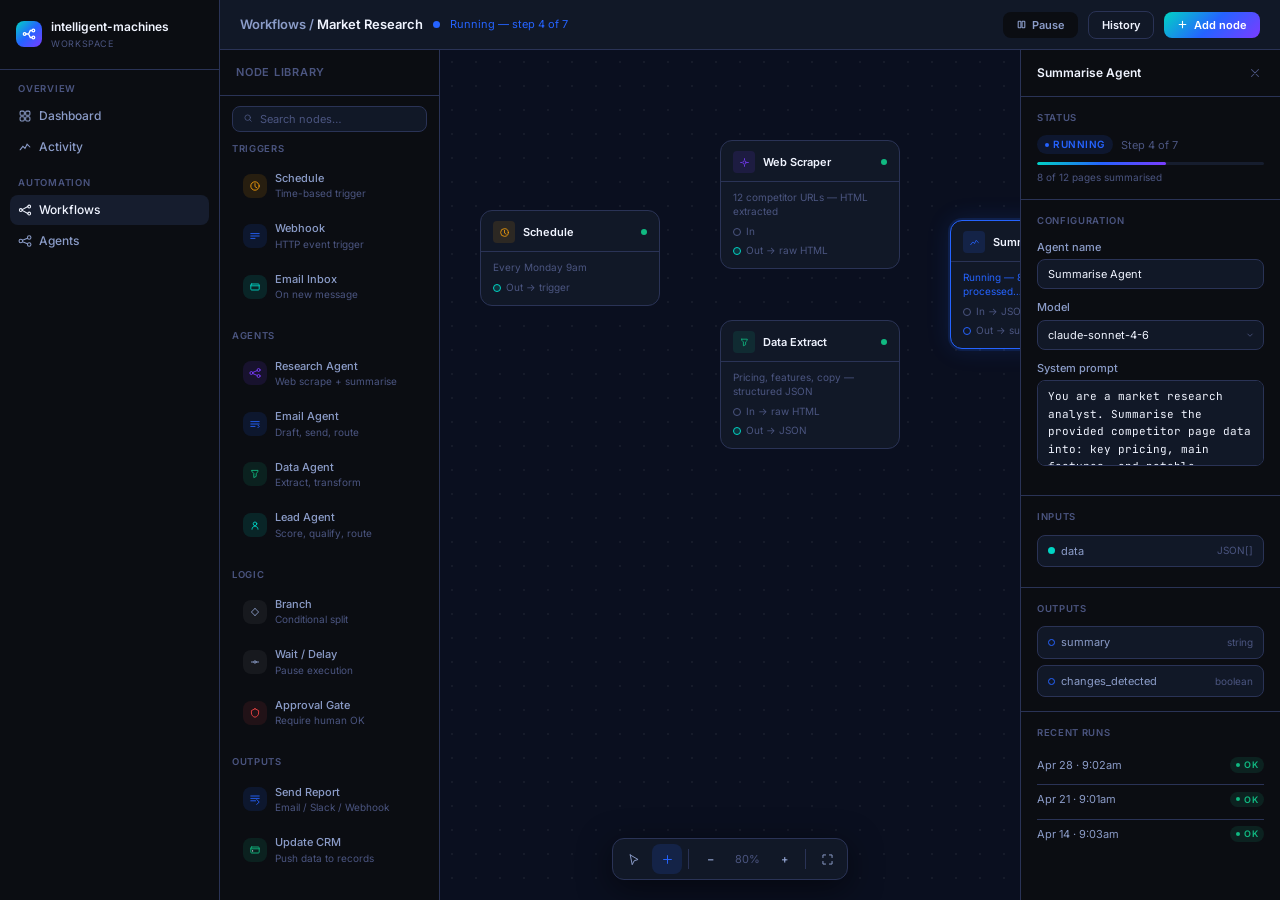
<file: design-system/screens/workflow-builder.html>
<!DOCTYPE html>
<html lang="en">
<head>
<meta charset="UTF-8">
<meta name="viewport" content="width=device-width, initial-scale=1.0">
<title>Workflow Builder — intelligent-machines</title>
<link href="https://fonts.googleapis.com/css2?family=Inter:wght@400;500;600;700&family=JetBrains+Mono:wght@400;500&display=swap" rel="stylesheet">
<link rel="stylesheet" href="../tokens.css">
<style>
*,*::before,*::after{box-sizing:border-box;margin:0;padding:0}
html,body{height:100%;font-family:'Inter',sans-serif;background:var(--background);color:var(--on-surface);font-size:14px;line-height:1.5;overflow:hidden}
.layout{display:flex;height:100vh}

/* Sidebar */
.sidebar{width:220px;background:var(--surface);border-right:1px solid var(--outline-variant);display:flex;flex-direction:column;flex-shrink:0}
.sidebar-top{padding:18px 16px;border-bottom:1px solid var(--outline-variant)}
.logo{display:flex;align-items:center;gap:9px}
.logo-icon{width:26px;height:26px;background:var(--gradient-primary);border-radius:var(--rounded);display:flex;align-items:center;justify-content:center}
.logo-icon svg{width:14px;height:14px}
.logo-name{font-size:12px;font-weight:600}
.logo-sub{font-size:9px;color:var(--outline);letter-spacing:0.07em;text-transform:uppercase;margin-top:1px}
.sidebar-nav{padding:12px 10px;flex:1}
.nav-section-label{font-size:9.5px;font-weight:600;letter-spacing:0.08em;text-transform:uppercase;color:var(--outline);padding:0 8px;margin:14px 0 5px}
.nav-section-label:first-child{margin-top:0}
.nav-item{display:flex;align-items:center;gap:7px;padding:6px 8px;border-radius:var(--rounded);font-size:12px;font-weight:500;color:var(--on-surface-variant);cursor:pointer;transition:all 150ms var(--ease);margin-bottom:1px;text-decoration:none}
.nav-item:hover{color:var(--on-surface);background:var(--surface-container-high)}
.nav-item.active{color:var(--on-surface);background:var(--surface-container-high)}
.nav-item svg{width:14px;height:14px;flex-shrink:0}

/* Main area */
.main{flex:1;display:flex;flex-direction:column;min-width:0}
.topbar{height:50px;background:var(--surface-container);border-bottom:1px solid var(--outline-variant);display:flex;align-items:center;padding:0 20px;gap:10px;flex-shrink:0}
.topbar-title{font-size:13px;font-weight:600;color:var(--on-surface-variant)}
.topbar-title span{color:var(--on-surface)}
.topbar-spacer{flex:1}
.btn{display:inline-flex;align-items:center;gap:6px;padding:6px 13px;border-radius:var(--rounded);font-size:12px;font-weight:600;cursor:pointer;transition:all 200ms var(--ease);border:none;font-family:'Inter',sans-serif}
.btn-primary{background:var(--gradient-primary);color:#fff}
.btn-primary:hover{opacity:0.9;box-shadow:0 4px 16px rgba(37,99,255,0.3)}
.btn-secondary{background:var(--surface-container);color:var(--on-surface);border:1px solid var(--outline-variant)}
.btn-secondary:hover{border-color:var(--outline);background:var(--surface-container-high)}
.btn-ghost{background:var(--surface);color:var(--on-surface-variant);border:none}
.btn-ghost:hover{color:var(--on-surface);background:var(--surface-container-high)}
.status-dot{width:7px;height:7px;border-radius:50%;background:var(--primary);animation:pulse 1.5s ease infinite;flex-shrink:0}
.workflow-name-input{background:none;border:none;outline:none;font-family:'Inter',sans-serif;font-size:13px;font-weight:600;color:var(--on-surface);padding:3px 6px;border-radius:var(--rounded-sm);cursor:text}
.workflow-name-input:focus{background:var(--surface-container-high)}

/* Canvas area */
.canvas-wrap{flex:1;display:flex;overflow:hidden}
.node-panel{width:220px;border-right:1px solid var(--outline-variant);background:var(--surface);display:flex;flex-direction:column;flex-shrink:0;overflow-y:auto}
.panel-head{padding:14px 16px;border-bottom:1px solid var(--outline-variant)}
.panel-head-title{font-size:11px;font-weight:600;letter-spacing:0.07em;text-transform:uppercase;color:var(--outline)}
.panel-search{margin:10px 12px 0;display:flex;align-items:center;gap:6px;background:var(--surface-container);border:1px solid var(--outline-variant);border-radius:var(--rounded);padding:5px 10px}
.panel-search input{background:none;border:none;outline:none;font-size:11px;color:var(--on-surface);font-family:'Inter',sans-serif;width:100%}
.panel-search input::placeholder{color:var(--outline)}
.panel-search svg{width:11px;height:11px;color:var(--outline);flex-shrink:0}
.node-category{padding:10px 12px 6px}
.node-cat-label{font-size:9.5px;font-weight:600;letter-spacing:0.07em;text-transform:uppercase;color:var(--outline);margin-bottom:6px}
.node-type{display:flex;align-items:center;gap:8px;padding:7px 10px;border-radius:var(--rounded);cursor:grab;transition:all 150ms var(--ease);border:1px solid transparent;margin-bottom:3px}
.node-type:hover{background:var(--surface-container);border-color:var(--outline-variant)}
.node-type:active{cursor:grabbing}
.node-type-icon{width:24px;height:24px;border-radius:var(--rounded);display:flex;align-items:center;justify-content:center;flex-shrink:0}
.node-type-icon svg{width:12px;height:12px}
.node-type-name{font-size:11px;font-weight:500;color:var(--on-surface-variant)}
.node-type-desc{font-size:10px;color:var(--outline)}

/* Canvas */
.canvas{flex:1;position:relative;background:var(--background);overflow:hidden;cursor:default}
.canvas-grid{position:absolute;inset:0;background-image:radial-gradient(circle,rgba(255,255,255,0.05) 1px,transparent 1px);background-size:24px 24px}
.canvas-inner{position:absolute;top:0;left:0;width:100%;height:100%}

/* SVG connectors */
.connectors{position:absolute;inset:0;pointer-events:none}

/* Nodes */
.wf-node{position:absolute;background:var(--surface-container);border:1.5px solid var(--outline-variant);border-radius:var(--rounded-md);width:180px;cursor:grab;transition:box-shadow 150ms var(--ease),border-color 150ms var(--ease);user-select:none}
.wf-node:hover{border-color:var(--outline);box-shadow:0 4px 20px rgba(0,0,0,0.5)}
.wf-node.active{border-color:var(--primary);box-shadow:0 0 0 2px rgba(37,99,255,0.2),0 4px 20px rgba(0,0,0,0.5)}
.wf-node.running{border-color:var(--primary);box-shadow:0 0 0 2px rgba(37,99,255,0.15),0 0 24px rgba(37,99,255,0.15)}
.node-head{padding:10px 12px 8px;display:flex;align-items:center;gap:8px;border-bottom:1px solid var(--outline-variant)}
.node-head-icon{width:22px;height:22px;border-radius:var(--rounded-sm);display:flex;align-items:center;justify-content:center;flex-shrink:0}
.node-head-icon svg{width:11px;height:11px}
.node-head-name{font-size:11px;font-weight:600;color:var(--on-surface);flex:1;min-width:0}
.node-head-status{width:6px;height:6px;border-radius:50%;flex-shrink:0}
.node-body{padding:8px 12px 10px}
.node-desc{font-size:10px;color:var(--outline);line-height:1.4;margin-bottom:6px}
.node-port-row{display:flex;align-items:center;gap:5px;font-size:10px;color:var(--outline);margin-top:4px}
.port-dot{width:8px;height:8px;border-radius:50%;border:1.5px solid;flex-shrink:0}
.port-in{border-color:var(--outline)}
.port-out{border-color:var(--primary)}
.port-active{border-color:var(--secondary);background:rgba(0,212,196,0.15)}

/* Right panel — node inspector */
.inspector{width:260px;border-left:1px solid var(--outline-variant);background:var(--surface);display:flex;flex-direction:column;flex-shrink:0;overflow-y:auto}
.inspector-head{padding:14px 16px;border-bottom:1px solid var(--outline-variant);display:flex;align-items:center;justify-content:space-between}
.inspector-head-title{font-size:12px;font-weight:600;color:var(--on-surface)}
.inspector-close{background:none;border:none;cursor:pointer;color:var(--outline);padding:2px;border-radius:var(--rounded-sm);display:flex;align-items:center;justify-content:center}
.inspector-close:hover{color:var(--on-surface)}
.inspector-section{padding:14px 16px;border-bottom:1px solid var(--outline-variant)}
.inspector-section-label{font-size:9.5px;font-weight:600;letter-spacing:0.07em;text-transform:uppercase;color:var(--outline);margin-bottom:10px}
.field{margin-bottom:10px}
.field-label{font-size:11px;font-weight:500;color:var(--on-surface-variant);margin-bottom:4px}
.field-input{background:var(--surface-container);border:1px solid var(--outline-variant);border-radius:var(--rounded);padding:7px 10px;font-size:11px;color:var(--on-surface);font-family:'Inter',sans-serif;outline:none;width:100%;transition:border-color 150ms var(--ease)}
.field-input:focus{border-color:var(--primary)}
.field-select{background:var(--surface-container);border:1px solid var(--outline-variant);border-radius:var(--rounded);padding:7px 10px;font-size:11px;color:var(--on-surface);font-family:'Inter',sans-serif;outline:none;width:100%;cursor:pointer;appearance:none;background-image:url("data:image/svg+xml,%3Csvg xmlns='http://www.w3.org/2000/svg' width='10' height='10' viewBox='0 0 24 24' fill='none' stroke='%234B5580' stroke-width='2'%3E%3Cpath d='M6 9l6 6 6-6'/%3E%3C/svg%3E");background-repeat:no-repeat;background-position:right 8px center}
.field-textarea{background:var(--surface-container);border:1px solid var(--outline-variant);border-radius:var(--rounded);padding:7px 10px;font-size:11px;color:var(--on-surface);font-family:'JetBrains Mono',monospace;outline:none;width:100%;resize:none;line-height:1.6;transition:border-color 150ms var(--ease)}
.field-textarea:focus{border-color:var(--primary)}
.badge{display:inline-flex;align-items:center;gap:4px;font-size:10px;font-weight:600;letter-spacing:0.05em;text-transform:uppercase;padding:2px 8px;border-radius:var(--rounded-full)}
.badge-dot{width:4px;height:4px;border-radius:50%}
.br{background:rgba(37,99,255,0.12);color:var(--primary)}.br .badge-dot{background:var(--primary);animation:pulse 1.5s ease infinite}
.bg_{background:rgba(16,185,129,0.12);color:var(--success)}.bg_ .badge-dot{background:var(--success)}
.ba{background:rgba(0,212,196,0.12);color:var(--secondary)}.ba .badge-dot{background:var(--secondary)}

/* Toolbar overlay */
.canvas-toolbar{position:absolute;bottom:20px;left:50%;transform:translateX(-50%);display:flex;align-items:center;gap:4px;background:var(--surface-container);border:1px solid var(--outline-variant);border-radius:var(--rounded-md);padding:5px;box-shadow:0 8px 32px rgba(0,0,0,0.5)}
.toolbar-btn{width:30px;height:30px;border-radius:var(--rounded);border:none;background:none;cursor:pointer;color:var(--on-surface-variant);display:flex;align-items:center;justify-content:center;transition:all 150ms var(--ease);font-size:11px;font-weight:600;font-family:'Inter',sans-serif}
.toolbar-btn:hover{background:var(--surface-container-high);color:var(--on-surface)}
.toolbar-btn.active{background:rgba(37,99,255,0.15);color:var(--primary)}
.toolbar-divider{width:1px;height:20px;background:var(--outline-variant);margin:0 2px}

@keyframes pulse{0%,100%{opacity:1}50%{opacity:0.4}}
@keyframes flow{0%{stroke-dashoffset:24}100%{stroke-dashoffset:0}}
</style>
</head>
<body>
<div class="layout">

  <!-- Sidebar -->
  <aside class="sidebar">
    <div class="sidebar-top">
      <div class="logo">
        <div class="logo-icon">
          <svg viewBox="0 0 16 16" fill="none" stroke="white" stroke-width="1.5" stroke-linecap="round">
            <circle cx="3" cy="8" r="1.5"/><circle cx="13" cy="4" r="1.5"/><circle cx="13" cy="12" r="1.5"/>
            <path d="M4.5 8h3l2-4h1.5M7.5 8l2 4h1.5"/>
          </svg>
        </div>
        <div><div class="logo-name">intelligent-machines</div><div class="logo-sub">Workspace</div></div>
      </div>
    </div>
    <nav class="sidebar-nav">
      <div class="nav-section-label">Overview</div>
      <a class="nav-item" href="dashboard.html">
        <svg viewBox="0 0 20 20" fill="none" stroke="currentColor" stroke-width="1.5" stroke-linecap="round"><rect x="3" y="3" width="6" height="6" rx="1.5"/><rect x="11" y="3" width="6" height="6" rx="1.5"/><rect x="3" y="11" width="6" height="6" rx="1.5"/><rect x="11" y="11" width="6" height="6" rx="1.5"/></svg>
        Dashboard
      </a>
      <a class="nav-item" href="activity.html">
        <svg viewBox="0 0 20 20" fill="none" stroke="currentColor" stroke-width="1.5" stroke-linecap="round"><path d="M3 14l4-5 3 3 3-6 4 4"/></svg>
        Activity
      </a>
      <div class="nav-section-label">Automation</div>
      <a class="nav-item active" href="workflow-builder.html">
        <svg viewBox="0 0 20 20" fill="none" stroke="currentColor" stroke-width="1.5" stroke-linecap="round"><circle cx="4" cy="10" r="2"/><circle cx="16" cy="5" r="2"/><circle cx="16" cy="15" r="2"/><path d="M6 9.5l8-4.5M6 10.5l8 4.5"/></svg>
        Workflows
      </a>
      <a class="nav-item" href="agent-detail.html">
        <svg viewBox="0 0 20 20" fill="none" stroke="currentColor" stroke-width="1.5" stroke-linecap="round"><circle cx="4" cy="10" r="2.5"/><circle cx="16" cy="5" r="2.5"/><circle cx="16" cy="15" r="2.5"/><path d="M6.5 9L13.5 6M6.5 11L13.5 14"/></svg>
        Agents
      </a>
    </nav>
  </aside>

  <!-- Main -->
  <div class="main">
    <div class="topbar">
      <span class="topbar-title">Workflows / <span>Market Research</span></span>
      <div class="status-dot"></div>
      <span style="font-size:11px;color:var(--primary)">Running — step 4 of 7</span>
      <div class="topbar-spacer"></div>
      <button class="btn btn-ghost" style="font-size:11px;gap:5px">
        <svg width="11" height="11" viewBox="0 0 20 20" fill="none" stroke="currentColor" stroke-width="2" stroke-linecap="round"><rect x="4" y="4" width="5" height="12" rx="1"/><rect x="11" y="4" width="5" height="12" rx="1"/></svg>
        Pause
      </button>
      <button class="btn btn-secondary" style="font-size:11px">History</button>
      <button class="btn btn-primary" style="font-size:11px">
        <svg width="11" height="11" viewBox="0 0 20 20" fill="none" stroke="currentColor" stroke-width="2" stroke-linecap="round"><path d="M10 4v12M4 10h12"/></svg>
        Add node
      </button>
    </div>

    <div class="canvas-wrap">

      <!-- Left panel: node types -->
      <div class="node-panel">
        <div class="panel-head"><div class="panel-head-title">Node Library</div></div>
        <div class="panel-search">
          <svg viewBox="0 0 20 20" fill="none" stroke="currentColor" stroke-width="1.5" stroke-linecap="round"><circle cx="8.5" cy="8.5" r="5"/><path d="M15 15l-3-3"/></svg>
          <input type="text" placeholder="Search nodes…">
        </div>

        <div class="node-category">
          <div class="node-cat-label">Triggers</div>
          <div class="node-type">
            <div class="node-type-icon" style="background:rgba(245,158,11,0.12)">
              <svg viewBox="0 0 20 20" fill="none" stroke="var(--warning)" stroke-width="1.5" stroke-linecap="round"><circle cx="10" cy="10" r="7"/><path d="M10 6v5l3 2"/></svg>
            </div>
            <div><div class="node-type-name">Schedule</div><div class="node-type-desc">Time-based trigger</div></div>
          </div>
          <div class="node-type">
            <div class="node-type-icon" style="background:rgba(37,99,255,0.12)">
              <svg viewBox="0 0 20 20" fill="none" stroke="var(--primary)" stroke-width="1.5" stroke-linecap="round"><path d="M3 6h14M3 10h14M3 14h7"/></svg>
            </div>
            <div><div class="node-type-name">Webhook</div><div class="node-type-desc">HTTP event trigger</div></div>
          </div>
          <div class="node-type">
            <div class="node-type-icon" style="background:rgba(0,212,196,0.12)">
              <svg viewBox="0 0 20 20" fill="none" stroke="var(--secondary)" stroke-width="1.5" stroke-linecap="round"><rect x="3" y="5" width="14" height="10" rx="1.5"/><path d="M3 8h14"/></svg>
            </div>
            <div><div class="node-type-name">Email Inbox</div><div class="node-type-desc">On new message</div></div>
          </div>
        </div>

        <div class="node-category">
          <div class="node-cat-label">Agents</div>
          <div class="node-type">
            <div class="node-type-icon" style="background:rgba(123,60,255,0.12)">
              <svg viewBox="0 0 20 20" fill="none" stroke="var(--tertiary)" stroke-width="1.5" stroke-linecap="round"><circle cx="4" cy="10" r="2.5"/><circle cx="16" cy="5" r="2.5"/><circle cx="16" cy="15" r="2.5"/><path d="M6.5 9L13.5 6M6.5 11L13.5 14"/></svg>
            </div>
            <div><div class="node-type-name">Research Agent</div><div class="node-type-desc">Web scrape + summarise</div></div>
          </div>
          <div class="node-type">
            <div class="node-type-icon" style="background:rgba(37,99,255,0.12)">
              <svg viewBox="0 0 20 20" fill="none" stroke="var(--primary)" stroke-width="1.5" stroke-linecap="round"><path d="M3 6h14M3 10h14M3 14h7"/><path d="M15 12l2 2-2 2"/></svg>
            </div>
            <div><div class="node-type-name">Email Agent</div><div class="node-type-desc">Draft, send, route</div></div>
          </div>
          <div class="node-type">
            <div class="node-type-icon" style="background:rgba(16,185,129,0.12)">
              <svg viewBox="0 0 20 20" fill="none" stroke="var(--success)" stroke-width="1.5" stroke-linecap="round"><path d="M5 4h10v2l-3 3v5l-4 2V9L5 6V4z"/></svg>
            </div>
            <div><div class="node-type-name">Data Agent</div><div class="node-type-desc">Extract, transform</div></div>
          </div>
          <div class="node-type">
            <div class="node-type-icon" style="background:rgba(0,212,196,0.12)">
              <svg viewBox="0 0 20 20" fill="none" stroke="var(--secondary)" stroke-width="1.5" stroke-linecap="round"><circle cx="10" cy="8" r="3"/><path d="M5 17c0-2.8 2.2-5 5-5s5 2.2 5 5"/></svg>
            </div>
            <div><div class="node-type-name">Lead Agent</div><div class="node-type-desc">Score, qualify, route</div></div>
          </div>
        </div>

        <div class="node-category">
          <div class="node-cat-label">Logic</div>
          <div class="node-type">
            <div class="node-type-icon" style="background:rgba(255,255,255,0.05)">
              <svg viewBox="0 0 20 20" fill="none" stroke="var(--on-surface-variant)" stroke-width="1.5" stroke-linecap="round"><path d="M10 4l-6 6 6 6M10 4l6 6-6 6"/></svg>
            </div>
            <div><div class="node-type-name">Branch</div><div class="node-type-desc">Conditional split</div></div>
          </div>
          <div class="node-type">
            <div class="node-type-icon" style="background:rgba(255,255,255,0.05)">
              <svg viewBox="0 0 20 20" fill="none" stroke="var(--on-surface-variant)" stroke-width="1.5" stroke-linecap="round"><circle cx="10" cy="10" r="2"/><path d="M4 10h4M12 10h4"/></svg>
            </div>
            <div><div class="node-type-name">Wait / Delay</div><div class="node-type-desc">Pause execution</div></div>
          </div>
          <div class="node-type">
            <div class="node-type-icon" style="background:rgba(239,68,68,0.1)">
              <svg viewBox="0 0 20 20" fill="none" stroke="var(--error)" stroke-width="1.5" stroke-linecap="round"><path d="M10 3L4 6v4c0 3.3 2.5 6.4 6 7 3.5-.6 6-3.7 6-7V6L10 3z"/></svg>
            </div>
            <div><div class="node-type-name">Approval Gate</div><div class="node-type-desc">Require human OK</div></div>
          </div>
        </div>

        <div class="node-category">
          <div class="node-cat-label">Outputs</div>
          <div class="node-type">
            <div class="node-type-icon" style="background:rgba(37,99,255,0.12)">
              <svg viewBox="0 0 20 20" fill="none" stroke="var(--primary)" stroke-width="1.5" stroke-linecap="round"><path d="M3 5h14M3 9h14M3 13h8"/><path d="M13 11l4 4-4 4"/></svg>
            </div>
            <div><div class="node-type-name">Send Report</div><div class="node-type-desc">Email / Slack / Webhook</div></div>
          </div>
          <div class="node-type">
            <div class="node-type-icon" style="background:rgba(16,185,129,0.12)">
              <svg viewBox="0 0 20 20" fill="none" stroke="var(--success)" stroke-width="1.5" stroke-linecap="round"><rect x="3" y="5" width="14" height="10" rx="1.5"/><path d="M3 8h14"/><circle cx="6" cy="11.5" r="1" fill="currentColor" stroke="none"/></svg>
            </div>
            <div><div class="node-type-name">Update CRM</div><div class="node-type-desc">Push data to records</div></div>
          </div>
        </div>
      </div>

      <!-- Canvas -->
      <div class="canvas" id="canvas">
        <div class="canvas-grid"></div>

        <svg class="connectors" id="connectors" xmlns="http://www.w3.org/2000/svg">
          <defs>
            <marker id="arrow-done" markerWidth="6" markerHeight="6" refX="5" refY="3" orient="auto">
              <path d="M0,0 L0,6 L6,3 z" fill="rgba(0,212,196,0.6)"/>
            </marker>
            <marker id="arrow-active" markerWidth="6" markerHeight="6" refX="5" refY="3" orient="auto">
              <path d="M0,0 L0,6 L6,3 z" fill="var(--primary)"/>
            </marker>
            <marker id="arrow-idle" markerWidth="6" markerHeight="6" refX="5" refY="3" orient="auto">
              <path d="M0,0 L0,6 L6,3 z" fill="var(--outline)"/>
            </marker>
          </defs>
          <!-- Trigger → Scrape: done -->
          <path id="c1" d="" stroke="rgba(0,212,196,0.5)" stroke-width="1.5" fill="none" stroke-dasharray="6 3" marker-end="url(#arrow-done)"/>
          <!-- Scrape → Extract: done -->
          <path id="c2" d="" stroke="rgba(0,212,196,0.5)" stroke-width="1.5" fill="none" stroke-dasharray="6 3" marker-end="url(#arrow-done)"/>
          <!-- Extract → Summarise: running (animated) -->
          <path id="c3" d="" stroke="var(--primary)" stroke-width="1.5" fill="none" stroke-dasharray="6 3" stroke-dashoffset="0" marker-end="url(#arrow-active)">
            <animate attributeName="stroke-dashoffset" from="18" to="0" dur="0.8s" repeatCount="indefinite"/>
          </path>
          <!-- Summarise → Branch: idle -->
          <path id="c4" d="" stroke="var(--outline)" stroke-width="1.5" fill="none" stroke-dasharray="4 4" marker-end="url(#arrow-idle)"/>
          <!-- Branch → Format: idle -->
          <path id="c5" d="" stroke="var(--outline)" stroke-width="1.5" fill="none" stroke-dasharray="4 4" marker-end="url(#arrow-idle)"/>
          <!-- Branch → Alert: idle -->
          <path id="c6" d="" stroke="var(--outline)" stroke-width="1.5" fill="none" stroke-dasharray="4 4" marker-end="url(#arrow-idle)"/>
          <!-- Format → Send: idle -->
          <path id="c7" d="" stroke="var(--outline)" stroke-width="1.5" fill="none" stroke-dasharray="4 4" marker-end="url(#arrow-idle)"/>
        </svg>

        <!-- Nodes -->
        <div class="wf-node" id="n0" style="left:40px;top:160px">
          <div class="node-head">
            <div class="node-head-icon" style="background:rgba(245,158,11,0.12)">
              <svg viewBox="0 0 20 20" fill="none" stroke="var(--warning)" stroke-width="1.5" stroke-linecap="round"><circle cx="10" cy="10" r="7"/><path d="M10 6v5l3 2"/></svg>
            </div>
            <span class="node-head-name">Schedule</span>
            <div class="node-head-status" style="background:var(--success)"></div>
          </div>
          <div class="node-body">
            <div class="node-desc">Every Monday 9am</div>
            <div class="node-port-row"><div class="port-dot port-active"></div><span>Out → trigger</span></div>
          </div>
        </div>

        <div class="wf-node" id="n1" style="left:280px;top:90px">
          <div class="node-head">
            <div class="node-head-icon" style="background:rgba(123,60,255,0.12)">
              <svg viewBox="0 0 20 20" fill="none" stroke="var(--tertiary)" stroke-width="1.5" stroke-linecap="round"><circle cx="10" cy="10" r="3"/><path d="M10 3v2M10 15v2M3 10h2M15 10h2"/></svg>
            </div>
            <span class="node-head-name">Web Scraper</span>
            <div class="node-head-status" style="background:var(--success)"></div>
          </div>
          <div class="node-body">
            <div class="node-desc">12 competitor URLs — HTML extracted</div>
            <div class="node-port-row"><div class="port-dot port-in"></div><span>In</span></div>
            <div class="node-port-row"><div class="port-dot port-active"></div><span>Out → raw HTML</span></div>
          </div>
        </div>

        <div class="wf-node" id="n2" style="left:280px;top:270px">
          <div class="node-head">
            <div class="node-head-icon" style="background:rgba(16,185,129,0.12)">
              <svg viewBox="0 0 20 20" fill="none" stroke="var(--success)" stroke-width="1.5" stroke-linecap="round"><path d="M5 4h10v2l-3 3v5l-4 2V9L5 6V4z"/></svg>
            </div>
            <span class="node-head-name">Data Extract</span>
            <div class="node-head-status" style="background:var(--success)"></div>
          </div>
          <div class="node-body">
            <div class="node-desc">Pricing, features, copy — structured JSON</div>
            <div class="node-port-row"><div class="port-dot port-in"></div><span>In → raw HTML</span></div>
            <div class="node-port-row"><div class="port-dot port-active"></div><span>Out → JSON</span></div>
          </div>
        </div>

        <div class="wf-node running active" id="n3" style="left:510px;top:170px">
          <div class="node-head">
            <div class="node-head-icon" style="background:rgba(37,99,255,0.15)">
              <svg viewBox="0 0 20 20" fill="none" stroke="var(--primary)" stroke-width="1.5" stroke-linecap="round"><path d="M3 14l4-5 3 3 3-6 4 4"/></svg>
            </div>
            <span class="node-head-name">Summarise Agent</span>
            <div class="node-head-status" style="background:var(--primary);animation:pulse 1.5s ease infinite"></div>
          </div>
          <div class="node-body">
            <div class="node-desc" style="color:var(--primary)">Running — 8/12 pages processed…</div>
            <div class="node-port-row"><div class="port-dot port-in"></div><span>In → JSON</span></div>
            <div class="node-port-row"><div class="port-dot port-out"></div><span>Out → summary</span></div>
          </div>
        </div>

        <div class="wf-node" id="n4" style="left:750px;top:170px">
          <div class="node-head">
            <div class="node-head-icon" style="background:rgba(255,255,255,0.05)">
              <svg viewBox="0 0 20 20" fill="none" stroke="var(--on-surface-variant)" stroke-width="1.5" stroke-linecap="round"><path d="M10 4l-6 6 6 6M10 4l6 6-6 6"/></svg>
            </div>
            <span class="node-head-name">Branch</span>
            <div class="node-head-status" style="background:var(--outline)"></div>
          </div>
          <div class="node-body">
            <div class="node-desc">If significant changes → Alert</div>
            <div class="node-port-row"><div class="port-dot port-in"></div><span>In</span></div>
            <div class="node-port-row"><div class="port-dot port-out"></div><span>Yes → Alert</span></div>
            <div class="node-port-row"><div class="port-dot port-out"></div><span>No → Format</span></div>
          </div>
        </div>

        <div class="wf-node" id="n5" style="left:980px;top:90px">
          <div class="node-head">
            <div class="node-head-icon" style="background:rgba(239,68,68,0.1)">
              <svg viewBox="0 0 20 20" fill="none" stroke="var(--error)" stroke-width="1.5" stroke-linecap="round"><path d="M10 8v4M10 14h.01M10 3L4 6v4c0 3.3 2.5 6.4 6 7 3.5-.6 6-3.7 6-7V6L10 3z"/></svg>
            </div>
            <span class="node-head-name">Slack Alert</span>
            <div class="node-head-status" style="background:var(--outline)"></div>
          </div>
          <div class="node-body">
            <div class="node-desc">#research channel — significant change detected</div>
          </div>
        </div>

        <div class="wf-node" id="n6" style="left:980px;top:260px">
          <div class="node-head">
            <div class="node-head-icon" style="background:rgba(37,99,255,0.12)">
              <svg viewBox="0 0 20 20" fill="none" stroke="var(--primary)" stroke-width="1.5" stroke-linecap="round"><rect x="4" y="3" width="12" height="14" rx="1.5"/><path d="M7 7h6M7 10h6M7 13h4"/></svg>
            </div>
            <span class="node-head-name">Format Report</span>
            <div class="node-head-status" style="background:var(--outline)"></div>
          </div>
          <div class="node-body">
            <div class="node-desc">Markdown → HTML email template</div>
          </div>
        </div>

        <div class="wf-node" id="n7" style="left:1210px;top:170px">
          <div class="node-head">
            <div class="node-head-icon" style="background:rgba(0,212,196,0.12)">
              <svg viewBox="0 0 20 20" fill="none" stroke="var(--secondary)" stroke-width="1.5" stroke-linecap="round"><path d="M3 6h14M3 10h14M3 14h7"/><path d="M15 12l2 2-2 2"/></svg>
            </div>
            <span class="node-head-name">Send Report</span>
            <div class="node-head-status" style="background:var(--outline)"></div>
          </div>
          <div class="node-body">
            <div class="node-desc">Email to team@company.com</div>
          </div>
        </div>

        <!-- Toolbar -->
        <div class="canvas-toolbar">
          <button class="toolbar-btn" title="Select">
            <svg width="13" height="13" viewBox="0 0 20 20" fill="none" stroke="currentColor" stroke-width="1.5" stroke-linecap="round"><path d="M5 3l12 7-6 2-3 6L5 3z"/></svg>
          </button>
          <button class="toolbar-btn active" title="Pan">
            <svg width="13" height="13" viewBox="0 0 20 20" fill="none" stroke="currentColor" stroke-width="1.5" stroke-linecap="round"><path d="M10 4v12M4 10h12"/></svg>
          </button>
          <div class="toolbar-divider"></div>
          <button class="toolbar-btn" title="Zoom out">−</button>
          <span style="font-size:11px;color:var(--outline);padding:0 4px;min-width:36px;text-align:center">80%</span>
          <button class="toolbar-btn" title="Zoom in">+</button>
          <div class="toolbar-divider"></div>
          <button class="toolbar-btn" title="Fit view">
            <svg width="13" height="13" viewBox="0 0 20 20" fill="none" stroke="currentColor" stroke-width="1.5" stroke-linecap="round"><path d="M3 7V3h4M13 3h4v4M17 13v4h-4M7 17H3v-4"/></svg>
          </button>
        </div>
      </div>

      <!-- Inspector panel -->
      <div class="inspector">
        <div class="inspector-head">
          <span class="inspector-head-title">Summarise Agent</span>
          <button class="inspector-close">
            <svg width="14" height="14" viewBox="0 0 20 20" fill="none" stroke="currentColor" stroke-width="1.5" stroke-linecap="round"><path d="M5 5l10 10M15 5L5 15"/></svg>
          </button>
        </div>
        <div class="inspector-section">
          <div class="inspector-section-label">Status</div>
          <div style="display:flex;align-items:center;gap:8px;margin-bottom:8px">
            <span class="badge br"><span class="badge-dot"></span>Running</span>
            <span style="font-size:11px;color:var(--outline)">Step 4 of 7</span>
          </div>
          <div style="height:3px;background:var(--surface-container-high);border-radius:var(--rounded-full);overflow:hidden">
            <div style="width:57%;height:100%;background:var(--gradient-primary);border-radius:var(--rounded-full)"></div>
          </div>
          <div style="font-size:10px;color:var(--outline);margin-top:5px">8 of 12 pages summarised</div>
        </div>
        <div class="inspector-section">
          <div class="inspector-section-label">Configuration</div>
          <div class="field">
            <div class="field-label">Agent name</div>
            <input class="field-input" type="text" value="Summarise Agent">
          </div>
          <div class="field">
            <div class="field-label">Model</div>
            <select class="field-select">
              <option>claude-sonnet-4-6</option>
              <option>claude-opus-4-7</option>
              <option>claude-haiku-4-5</option>
            </select>
          </div>
          <div class="field">
            <div class="field-label">System prompt</div>
            <textarea class="field-textarea" rows="4">You are a market research analyst. Summarise the provided competitor page data into: key pricing, main features, and notable positioning. Be concise and factual.</textarea>
          </div>
        </div>
        <div class="inspector-section">
          <div class="inspector-section-label">Inputs</div>
          <div style="display:flex;align-items:center;gap:6px;padding:7px 10px;background:var(--surface-container);border:1px solid var(--outline-variant);border-radius:var(--rounded);margin-bottom:6px">
            <div style="width:7px;height:7px;border-radius:50%;background:var(--secondary);flex-shrink:0"></div>
            <span style="font-size:11px;color:var(--on-surface-variant)">data</span>
            <span style="font-size:10px;color:var(--outline);margin-left:auto">JSON[]</span>
          </div>
        </div>
        <div class="inspector-section">
          <div class="inspector-section-label">Outputs</div>
          <div style="display:flex;align-items:center;gap:6px;padding:7px 10px;background:var(--surface-container);border:1px solid var(--outline-variant);border-radius:var(--rounded);margin-bottom:6px">
            <div style="width:7px;height:7px;border-radius:50%;border:1.5px solid var(--primary);flex-shrink:0"></div>
            <span style="font-size:11px;color:var(--on-surface-variant)">summary</span>
            <span style="font-size:10px;color:var(--outline);margin-left:auto">string</span>
          </div>
          <div style="display:flex;align-items:center;gap:6px;padding:7px 10px;background:var(--surface-container);border:1px solid var(--outline-variant);border-radius:var(--rounded)">
            <div style="width:7px;height:7px;border-radius:50%;border:1.5px solid var(--primary);flex-shrink:0"></div>
            <span style="font-size:11px;color:var(--on-surface-variant)">changes_detected</span>
            <span style="font-size:10px;color:var(--outline);margin-left:auto">boolean</span>
          </div>
        </div>
        <div class="inspector-section" style="border-bottom:none">
          <div class="inspector-section-label">Recent runs</div>
          <div style="display:flex;flex-direction:column;gap:5px">
            <div style="display:flex;justify-content:space-between;align-items:center;padding:6px 0">
              <span style="font-size:11px;color:var(--on-surface-variant)">Apr 28 · 9:02am</span>
              <span class="badge bg_" style="font-size:9px;padding:1px 6px"><span class="badge-dot"></span>OK</span>
            </div>
            <div style="display:flex;justify-content:space-between;align-items:center;padding:6px 0;border-top:1px solid var(--outline-variant)">
              <span style="font-size:11px;color:var(--on-surface-variant)">Apr 21 · 9:01am</span>
              <span class="badge bg_" style="font-size:9px;padding:1px 6px"><span class="badge-dot"></span>OK</span>
            </div>
            <div style="display:flex;justify-content:space-between;align-items:center;padding:6px 0;border-top:1px solid var(--outline-variant)">
              <span style="font-size:11px;color:var(--on-surface-variant)">Apr 14 · 9:03am</span>
              <span class="badge bg_" style="font-size:9px;padding:1px 6px"><span class="badge-dot"></span>OK</span>
            </div>
          </div>
        </div>
      </div>
    </div>
  </div>
</div>

<script>
function cubicBezier(x1,y1,x2,y2){
  return `M${x1},${y1} C${x1+80},${y1} ${x2-80},${y2} ${x2},${y2}`;
}
function getCenter(el){
  const r=el.getBoundingClientRect();
  const cr=document.getElementById('canvas').getBoundingClientRect();
  return{x:r.left-cr.left+r.width/2,y:r.top-cr.top+r.height/2};
}
function getRightPort(el){
  const r=el.getBoundingClientRect();
  const cr=document.getElementById('canvas').getBoundingClientRect();
  return{x:r.right-cr.left,y:r.top-cr.top+r.height/2};
}
function getLeftPort(el){
  const r=el.getBoundingClientRect();
  const cr=document.getElementById('canvas').getBoundingClientRect();
  return{x:r.left-cr.left,y:r.top-cr.top+r.height/2};
}
function drawConnections(){
  const pairs=[
    ['n0','n1','c1'],['n0','n2','c2'],['n1','n3','c3'],['n2','n3',null],
    ['n3','n4','c4'],['n4','n5','c5'],['n4','n6','c6'],['n5','n7',null],['n6','n7','c7']
  ];
  const ids=['c1','c2','c3','c4','c5','c6','c7'];
  const connections=[
    {from:'n0',to:'n1',id:'c1'},{from:'n0',to:'n2',id:'c2'},
    {from:'n1',to:'n3',id:'c3'},{from:'n2',to:'n3',id:null},
    {from:'n3',to:'n4',id:'c4'},{from:'n4',to:'n5',id:'c5'},
    {from:'n4',to:'n6',id:'c6'},{from:'n6',to:'n7',id:'c7'}
  ];
  connections.forEach(({from,to,id})=>{
    if(!id)return;
    const el=document.getElementById(id);
    if(!el)return;
    const a=getRightPort(document.getElementById(from));
    const b=getLeftPort(document.getElementById(to));
    el.setAttribute('d',cubicBezier(a.x,a.y,b.x,b.y));
  });
}
window.addEventListener('load',drawConnections);
window.addEventListener('resize',drawConnections);
</script>
</body>
</html>
</file>
<file: design-system/tokens.css>
/* intelligent-machines — Design Tokens
   Canonical CSS custom properties. Variable names match DESIGN.md token names exactly.
   All HTML files in this design system import this file. */

:root {
  /* Background */
  --background: #0A0F1F;
  --on-background: #F0F4FF;

  /* Surfaces */
  --surface: #0B0D12;
  --surface-dim: #060810;
  --surface-bright: #1A2035;
  --surface-container-lowest: #060810;
  --surface-container-low: #0D1020;
  --surface-container: #111827;
  --surface-container-high: #161D2E;
  --surface-container-highest: #1A2035;
  --surface-variant: #1A2035;

  /* Text */
  --on-surface: #F0F4FF;
  --on-surface-variant: #8B9CC8;
  --inverse-surface: #F0F4FF;
  --inverse-on-surface: #111827;

  /* Borders */
  --outline: #4B5580;
  --outline-variant: #2A3356;
  --surface-tint: #2563FF;

  /* Primary — electric blue */
  --primary: #2563FF;
  --on-primary: #FFFFFF;
  --primary-container: #1A44CC;
  --on-primary-container: #BED0FF;
  --inverse-primary: #7BA5FF;
  --primary-fixed: #4D7FFF;
  --primary-fixed-dim: #2563FF;
  --on-primary-fixed: #000F3D;
  --on-primary-fixed-variant: #0A2899;

  /* Secondary — teal */
  --secondary: #00D4C4;
  --on-secondary: #003330;
  --secondary-container: #009E92;
  --on-secondary-container: #B3FFF9;
  --secondary-fixed: #33DDCF;
  --secondary-fixed-dim: #00D4C4;
  --on-secondary-fixed: #001F1C;
  --on-secondary-fixed-variant: #006B62;

  /* Tertiary — violet */
  --tertiary: #7B3CFF;
  --on-tertiary: #FFFFFF;
  --tertiary-container: #5820D4;
  --on-tertiary-container: #DDD0FF;
  --tertiary-fixed: #9966FF;
  --tertiary-fixed-dim: #7B3CFF;
  --on-tertiary-fixed: #130040;
  --on-tertiary-fixed-variant: #3A0099;

  /* Semantic */
  --error: #EF4444;
  --on-error: #FFFFFF;
  --error-container: #7F1D1D;
  --on-error-container: #FECACA;
  --success: #10B981;
  --warning: #F59E0B;

  /* Gradients */
  --gradient-primary: linear-gradient(135deg, #00D4C4 0%, #2563FF 50%, #7B3CFF 100%);
  --gradient-flow: linear-gradient(90deg, #00D4C4, #2563FF, #7B3CFF);

  /* Radius — matches DESIGN.md rounded tokens */
  --rounded-sm: 4px;
  --rounded: 8px;        /* DEFAULT */
  --rounded-md: 12px;
  --rounded-lg: 16px;
  --rounded-xl: 24px;
  --rounded-full: 9999px;

  /* Spacing */
  --spacing-xs: 4px;
  --spacing-sm: 8px;
  --spacing-md: 16px;
  --spacing-lg: 24px;
  --spacing-xl: 48px;
  --spacing-2xl: 64px;
  --spacing-gutter: 24px;
  --spacing-card-padding: 24px;
  --spacing-node-gap: 16px;

  /* Motion */
  --ease: cubic-bezier(0.16, 1, 0.3, 1);
}
</file>
